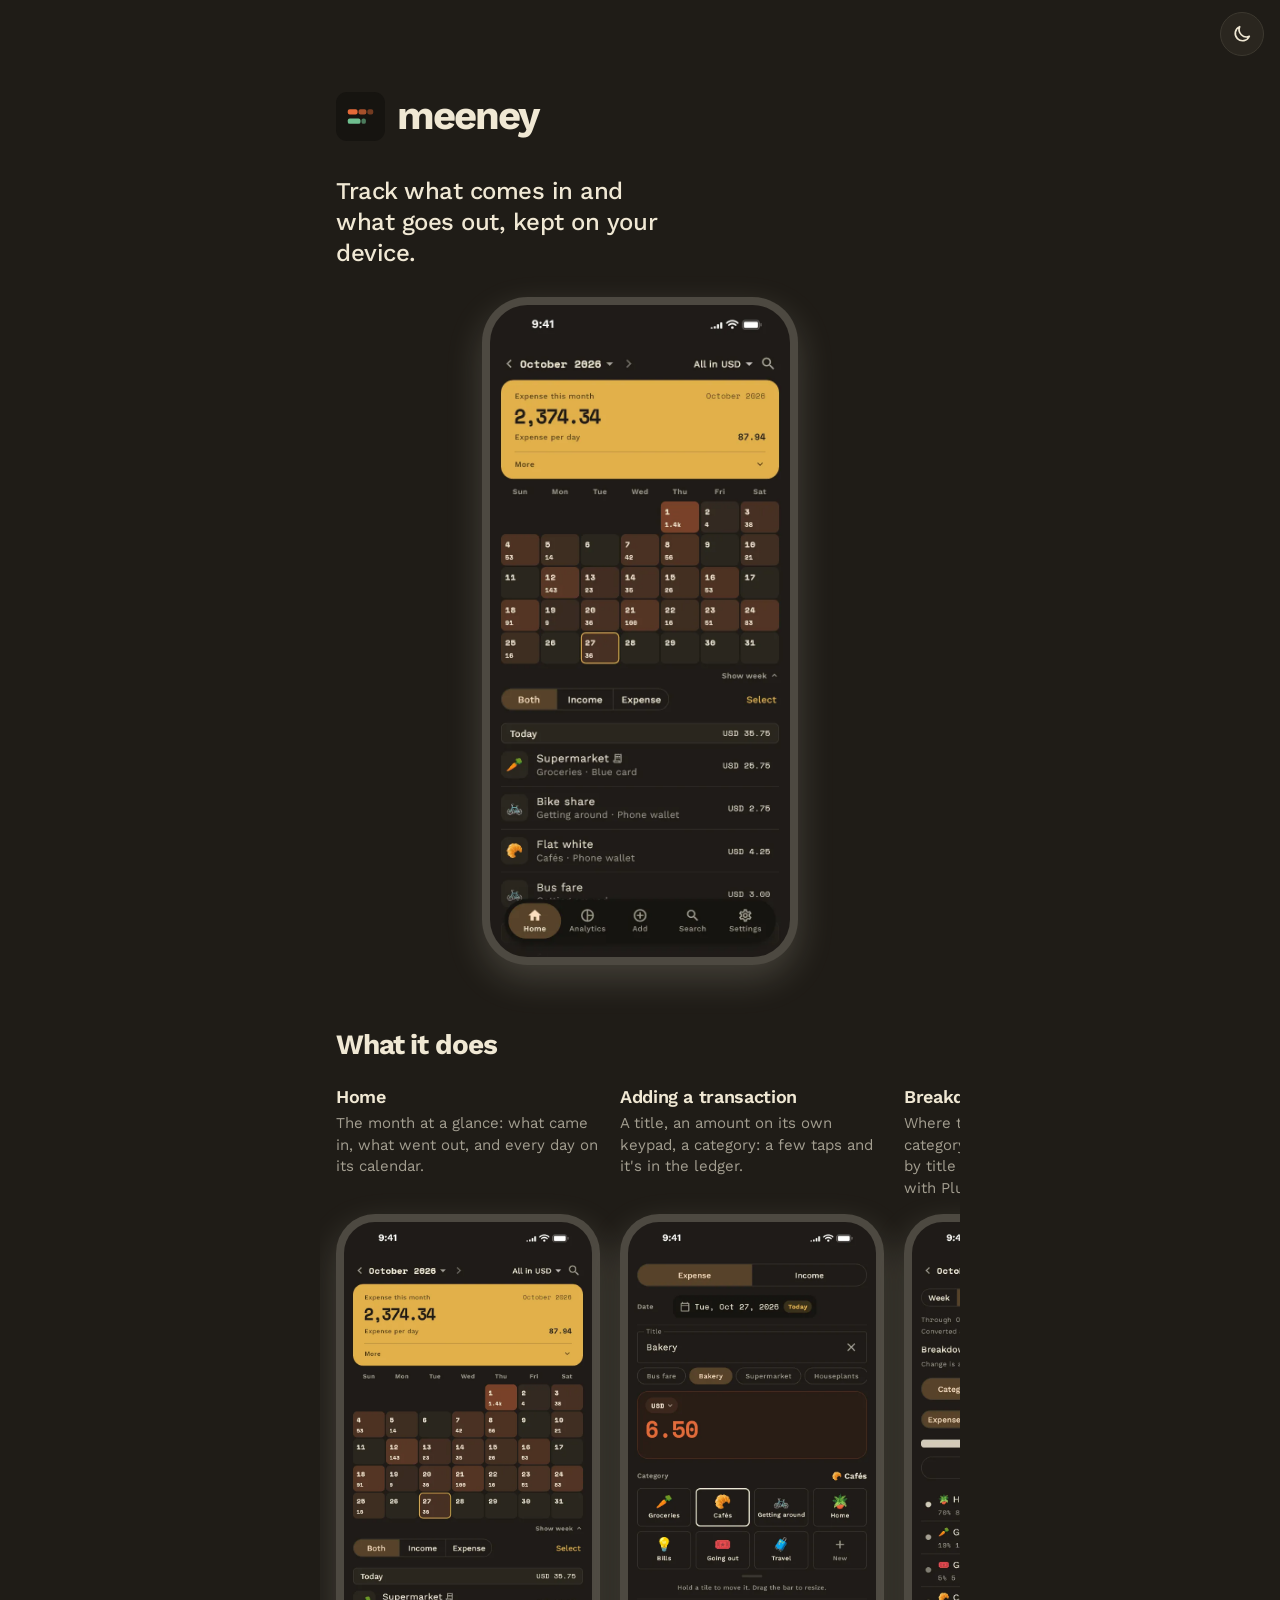
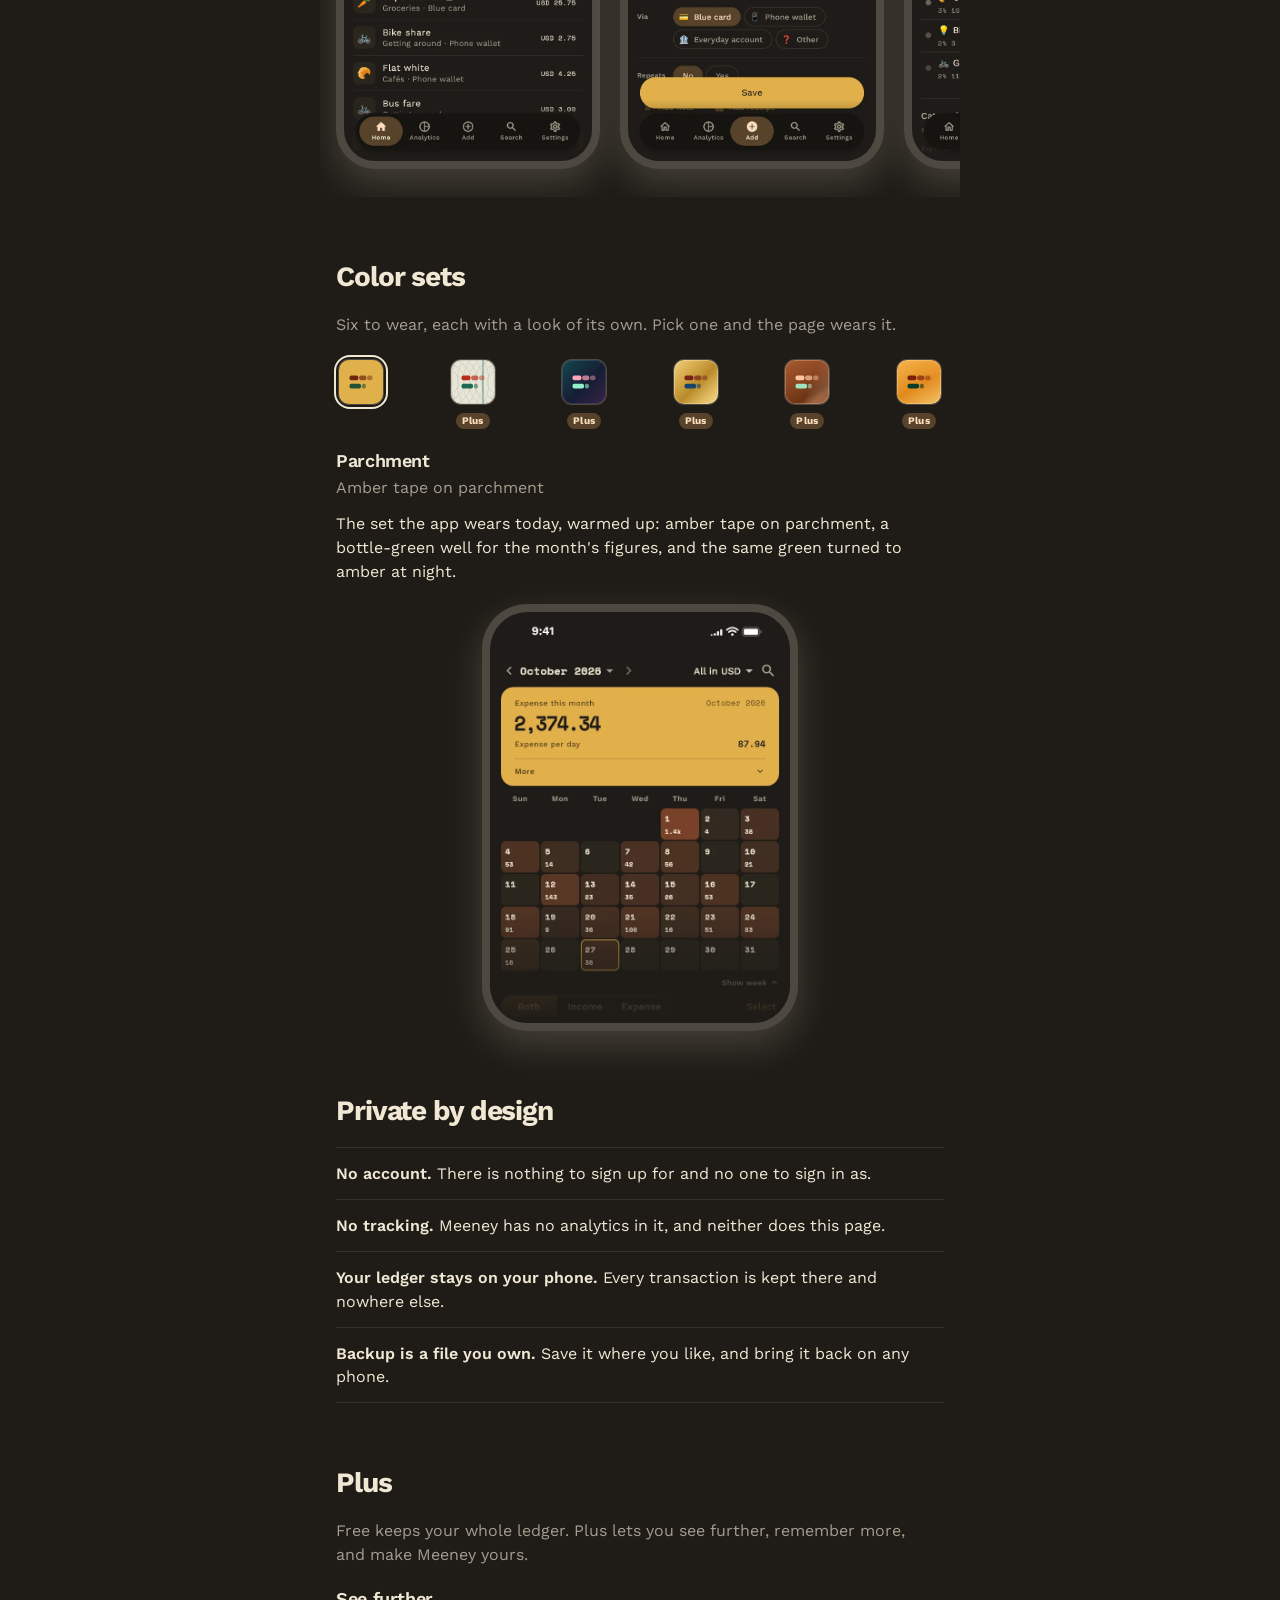
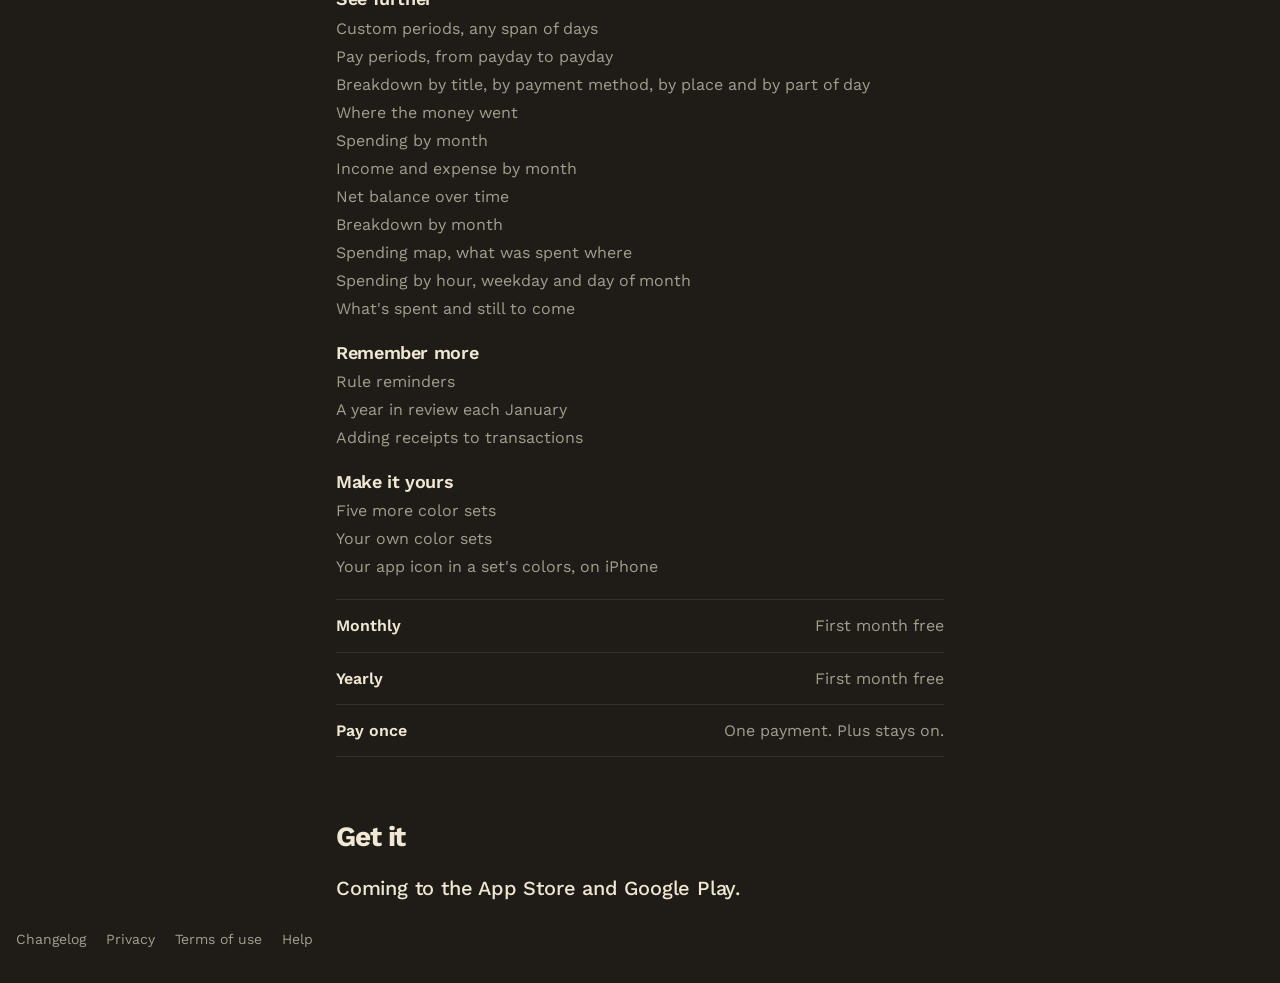
<file: meeney/index.html>
<!DOCTYPE html><html lang="en" data-scheme="parchment" data-theme="dark" data-astro-cid-ybatimd6><head><meta charset="utf-8"><meta name="viewport" content="width=device-width, initial-scale=1"><title>Meeney</title><meta name="description" content="Track what comes in and what goes out, kept on your device."><link rel="icon" href="data:image/svg+xml,%3c!--%20Generated%20by%20prototypes/scripts/app-icon.mjs%20from%20schemes.json%20(Parchment)%20and%20app-icon.json.%20Do%20not%20edit%20by%20hand.%20--%3e%3csvg%20xmlns='http://www.w3.org/2000/svg'%20viewBox='0%200%20100%20100'%3e%3crect%20width='100'%20height='100'%20rx='22.4'%20fill='%23243a2c'/%3e%3crect%20x='24'%20y='35'%20width='20'%20height='11'%20rx='4'%20fill='%23f6be72'/%3e%3crect%20x='46'%20y='35'%20width='16'%20height='11'%20rx='4'%20fill='%23f6be72'%20opacity='0.7'/%3e%3crect%20x='64'%20y='35'%20width='12'%20height='11'%20rx='4'%20fill='%23f6be72'%20opacity='0.45'/%3e%3crect%20x='24'%20y='54'%20width='26'%20height='11'%20rx='4'%20fill='%23cfe8bf'/%3e%3crect%20x='52'%20y='54'%20width='9'%20height='11'%20rx='4'%20fill='%23cfe8bf'%20opacity='0.6'/%3e%3c/svg%3e" type="image/svg+xml"><meta property="og:type" content="website"><meta property="og:site_name" content="Meeney"><meta property="og:title" content="Meeney"><meta property="og:description" content="Track what comes in and what goes out, kept on your device."><meta property="og:url" content="https://arskiir.github.io/meeney/"><meta property="og:image" content="https://arskiir.github.io/meeney/_astro/meeney-preview.LmObL3iy.png"><meta property="og:image:type" content="image/png"><meta property="og:image:width" content="1200"><meta property="og:image:height" content="630"><meta property="og:image:alt" content="The Meeney logo, and the line: Track what comes in and what goes out, kept on your device."><meta name="twitter:card" content="summary_large_image"><style>[data-scheme="parchment"] {
  --page-light: #f4f0e4;
  --page-dark: #1f1c17;
  --inset-light: #e4d9c1;
  --inset-dark: #161410;
  --card-light: #fdfbf6;
  --card-dark: #2a261f;
  --ink-light: #1f231c;
  --ink-dark: #f0e8d4;
  --ink-muted-light: #6f6656;
  --ink-muted-dark: #a39e90;
  --line-light: #dbd1ba;
  --line-dark: #3d3930;
  --primary-light: #c27a11;
  --primary-dark: #e0b04a;
  --primary-container-light: #ffd18a;
  --primary-container-dark: #57432b;
  --on-primary-container-light: #4a3100;
  --on-primary-container-dark: #fcddbd;
  --income-light: #2f7250;
  --income-dark: #6fbf8f;
  --expense-light: #c2420c;
  --expense-dark: #e56a38;
  --tile-light: #ece4d0;
  --tile-dark: #2a261f;
  --heat-light: #e2762c;
  --heat-dark: #784229;
  --balance-light: #243a2c;
  --balance-dark: #e0b04a;
  --on-balance-light: #fff8ec;
  --on-balance-dark: #1f1c17;
  --on-balance-muted-light: #c4d6bb;
  --on-balance-muted-dark: #4f3b18;
  --balance-income-light: #cfe8bf;
  --balance-income-dark: #225038;
  --balance-expense-light: #f6be72;
  --balance-expense-dark: #70260e;
}

[data-scheme="banknote"] {
  --page-light: #edeee4;
  --page-dark: #1a151d;
  --inset-light: #dde0d0;
  --inset-dark: #120e15;
  --card-light: #f7f8f1;
  --card-dark: #26202b;
  --ink-light: #35293b;
  --ink-dark: #ece5d9;
  --ink-muted-light: #6d6475;
  --ink-muted-dark: #9c93a2;
  --line-light: #d1d4c4;
  --line-dark: #3a3140;
  --primary-light: #23766f;
  --primary-dark: #63c7ba;
  --primary-container-light: #cfe5e0;
  --primary-container-dark: #27514c;
  --on-primary-container-light: #174a45;
  --on-primary-container-dark: #c6ede7;
  --income-light: #226b57;
  --income-dark: #7fd4ae;
  --expense-light: #c22f1c;
  --expense-dark: #ff7d5e;
  --tile-light: #e1e4d5;
  --tile-dark: #26202b;
  --heat-light: #cc7f90;
  --heat-dark: #7e3a49;
  --balance-light: #35293b;
  --balance-dark: #e7e5d6;
  --on-balance-light: #f2ecdf;
  --on-balance-dark: #35293b;
  --on-balance-muted-light: #b3a8ba;
  --on-balance-muted-dark: #6c6272;
  --balance-income-light: #9fdcc3;
  --balance-income-dark: #1c6a54;
  --balance-expense-light: #f6a68f;
  --balance-expense-dark: #b82c19;
}

[data-scheme="aurora"] {
  --page-light: #eef2fb;
  --page-dark: #0b1020;
  --inset-light: #dee5f4;
  --inset-dark: #070b17;
  --card-light: #ffffff;
  --card-dark: #161d35;
  --ink-light: #141a33;
  --ink-dark: #e7ecff;
  --ink-muted-light: #606985;
  --ink-muted-dark: #8d97ba;
  --line-light: #d1daee;
  --line-dark: #26304f;
  --primary-light: #167a68;
  --primary-dark: #7ef0c8;
  --primary-container-light: #cdeee5;
  --primary-container-dark: #1c4a46;
  --on-primary-container-light: #0b4a3f;
  --on-primary-container-dark: #a9ffe4;
  --income-light: #167552;
  --income-dark: #72e5b3;
  --expense-light: #bd3459;
  --expense-dark: #ff809b;
  --tile-light: #e3e9f6;
  --tile-dark: #161d35;
  --heat-light: #9580f0;
  --heat-dark: #6a4fd6;
  --balance-light: #1a2140;
  --balance-dark: #161d35;
  --on-balance-light: #eef2ff;
  --on-balance-dark: #eef2ff;
  --on-balance-muted-light: #9ba7cf;
  --on-balance-muted-dark: #9ba7cf;
  --balance-income-light: #92f1c8;
  --balance-income-dark: #92f1c8;
  --balance-expense-light: #ffa3b7;
  --balance-expense-dark: #ffa3b7;
}

[data-scheme="ledger"] {
  --page-light: #e9eee2;
  --page-dark: #11201a;
  --inset-light: #d8dfcd;
  --inset-dark: #0b1610;
  --card-light: #f5f8ef;
  --card-dark: #1b2c25;
  --ink-light: #1e2924;
  --ink-dark: #ebe8d6;
  --ink-muted-light: #5c6a61;
  --ink-muted-dark: #90a094;
  --line-light: #c8d2be;
  --line-dark: #2a3c33;
  --primary-light: #7f6118;
  --primary-dark: #dcb45c;
  --primary-container-light: #efe1b3;
  --primary-container-dark: #4d3d12;
  --on-primary-container-light: #574310;
  --on-primary-container-dark: #f6e2ad;
  --income-light: #1f5f96;
  --income-dark: #7fb9ee;
  --expense-light: #b5312a;
  --expense-dark: #f27b64;
  --tile-light: #dce4d1;
  --tile-dark: #1b2c25;
  --heat-light: #e0715a;
  --heat-dark: #7c3a2e;
  --balance-light: #1f3d31;
  --balance-dark: #dcb45c;
  --on-balance-light: #f1eddc;
  --on-balance-dark: #1c2a22;
  --on-balance-muted-light: #a6bdae;
  --on-balance-muted-dark: #5d4a18;
  --balance-income-light: #a8d4f5;
  --balance-income-dark: #17436b;
  --balance-expense-light: #f2a48a;
  --balance-expense-dark: #7a2118;
}

[data-scheme="coin"] {
  --page-light: #f0eeeb;
  --page-dark: #16171a;
  --inset-light: #e1ded9;
  --inset-dark: #0f1012;
  --card-light: #fbfaf8;
  --card-dark: #212329;
  --ink-light: #25221f;
  --ink-dark: #ebe8e2;
  --ink-muted-light: #6a645d;
  --ink-muted-dark: #99968f;
  --line-light: #d7d2cb;
  --line-dark: #33353b;
  --primary-light: #3d6b93;
  --primary-dark: #84b4dc;
  --primary-container-light: #d3e2ee;
  --primary-container-dark: #29435a;
  --on-primary-container-light: #1c3b55;
  --on-primary-container-dark: #cfe4f6;
  --income-light: #24735a;
  --income-dark: #72cfa9;
  --expense-light: #b04f22;
  --expense-dark: #ea8a5d;
  --tile-light: #e5e0d9;
  --tile-dark: #212329;
  --heat-light: #cf7748;
  --heat-dark: #9a4b26;
  --balance-light: #2c2e33;
  --balance-dark: #8a4520;
  --on-balance-light: #f3f1ed;
  --on-balance-dark: #fff6ee;
  --on-balance-muted-light: #a6a8ad;
  --on-balance-muted-dark: #e0b294;
  --balance-income-light: #8fdcbe;
  --balance-income-dark: #9fe3bf;
  --balance-expense-light: #f3a978;
  --balance-expense-dark: #ffc4a0;
}

[data-scheme="dusk"] {
  --page-light: #f3f0f7;
  --page-dark: #14132a;
  --inset-light: #e4dfec;
  --inset-dark: #0d0c1d;
  --card-light: #fcfaff;
  --card-dark: #1f1d3a;
  --ink-light: #1f1b30;
  --ink-dark: #f3ebda;
  --ink-muted-light: #6f6a86;
  --ink-muted-dark: #9b94b8;
  --line-light: #d8d2e3;
  --line-dark: #2f2c4e;
  --primary-light: #a45c0a;
  --primary-dark: #f3a942;
  --primary-container-light: #ffe2b6;
  --primary-container-dark: #5b3b0e;
  --on-primary-container-light: #5a3a04;
  --on-primary-container-dark: #ffe0a6;
  --income-light: #257559;
  --income-dark: #71d3aa;
  --expense-light: #bf3a28;
  --expense-dark: #ff8c6b;
  --tile-light: #e8e3f0;
  --tile-dark: #1f1d3a;
  --heat-light: #d9662e;
  --heat-dark: #a4521e;
  --balance-light: #221d45;
  --balance-dark: #e9a03a;
  --on-balance-light: #fff3e3;
  --on-balance-dark: #2b1a05;
  --on-balance-muted-light: #b6add0;
  --on-balance-muted-dark: #6b4711;
  --balance-income-light: #9fe6c7;
  --balance-income-dark: #093a2a;
  --balance-expense-light: #ffb38b;
  --balance-expense-dark: #7b1f10;
}

[data-theme="light"] {
  color-scheme: light;
  --page: var(--page-light);
  --inset: var(--inset-light);
  --card: var(--card-light);
  --ink: var(--ink-light);
  --ink-muted: var(--ink-muted-light);
  --line: var(--line-light);
  --primary: var(--primary-light);
  --primary-container: var(--primary-container-light);
  --on-primary-container: var(--on-primary-container-light);
  --income: var(--income-light);
  --expense: var(--expense-light);
  --tile: var(--tile-light);
  --heat: var(--heat-light);
  --balance: var(--balance-light);
  --on-balance: var(--on-balance-light);
  --on-balance-muted: var(--on-balance-muted-light);
  --balance-income: var(--balance-income-light);
  --balance-expense: var(--balance-expense-light);
}

[data-theme="dark"] {
  color-scheme: dark;
  --page: var(--page-dark);
  --inset: var(--inset-dark);
  --card: var(--card-dark);
  --ink: var(--ink-dark);
  --ink-muted: var(--ink-muted-dark);
  --line: var(--line-dark);
  --primary: var(--primary-dark);
  --primary-container: var(--primary-container-dark);
  --on-primary-container: var(--on-primary-container-dark);
  --income: var(--income-dark);
  --expense: var(--expense-dark);
  --tile: var(--tile-dark);
  --heat: var(--heat-dark);
  --balance: var(--balance-dark);
  --on-balance: var(--on-balance-dark);
  --on-balance-muted: var(--on-balance-muted-dark);
  --balance-income: var(--balance-income-dark);
  --balance-expense: var(--balance-expense-dark);
}

[data-scheme="parchment"][data-theme="light"] [data-screenshot]:not([data-set="parchment"][data-look="light"]) { display: none; }

[data-scheme="parchment"][data-theme="dark"] [data-screenshot]:not([data-set="parchment"][data-look="dark"]) { display: none; }

[data-scheme="banknote"][data-theme="light"] [data-screenshot]:not([data-set="banknote"][data-look="light"]) { display: none; }

[data-scheme="banknote"][data-theme="dark"] [data-screenshot]:not([data-set="banknote"][data-look="dark"]) { display: none; }

[data-scheme="aurora"][data-theme="light"] [data-screenshot]:not([data-set="aurora"][data-look="light"]) { display: none; }

[data-scheme="aurora"][data-theme="dark"] [data-screenshot]:not([data-set="aurora"][data-look="dark"]) { display: none; }

[data-scheme="ledger"][data-theme="light"] [data-screenshot]:not([data-set="ledger"][data-look="light"]) { display: none; }

[data-scheme="ledger"][data-theme="dark"] [data-screenshot]:not([data-set="ledger"][data-look="dark"]) { display: none; }

[data-scheme="coin"][data-theme="light"] [data-screenshot]:not([data-set="coin"][data-look="light"]) { display: none; }

[data-scheme="coin"][data-theme="dark"] [data-screenshot]:not([data-set="coin"][data-look="dark"]) { display: none; }

[data-scheme="dusk"][data-theme="light"] [data-screenshot]:not([data-set="dusk"][data-look="light"]) { display: none; }

[data-scheme="dusk"][data-theme="dark"] [data-screenshot]:not([data-set="dusk"][data-look="dark"]) { display: none; }</style><style>/* ─── What each colour set adds beyond its colours ───────────────────────────────────────────────
   Presentation, not colour data: the Flutter app draws its own. A set with a gradient page keeps the
   page flat where the Islands sit, so the Island fade lands on the same colour. Animated colours
   are registered properties animated on the root, so every surface reading them stays in step. */

/* Parchment: the shell nav's Island takes a hairline of ink by day, so the tan band has an edge on the page. */
[data-scheme="parchment"]:not([data-theme="dark"]) {
  --island-ring: color-mix(in srgb, var(--ink) 9%, transparent);
}

/* Banknote: guilloché on the balance card, two ring systems from either end making a moiré. */
[data-scheme="banknote"] {
  --balance-image:
    repeating-radial-gradient(
      circle at 108% 50%,
      transparent 0 5px,
      rgba(255, 255, 255, 0.055) 5px 6px
    ),
    repeating-radial-gradient(
      circle at -8% 50%,
      transparent 0 5px,
      rgba(255, 255, 255, 0.055) 5px 6px
    );
  --balance-ring: rgba(255, 255, 255, 0.08);
}
[data-scheme="banknote"][data-theme="dark"] {
  /* The note itself: dark rings on cotton, and a fine security thread of teal. */
  --balance-image:
    linear-gradient(
      to right,
      transparent calc(72% - 1px),
      rgba(35, 118, 111, 0.35) calc(72% - 1px),
      rgba(35, 118, 111, 0.35) calc(72% + 1px),
      transparent calc(72% + 1px)
    ),
    repeating-radial-gradient(
      circle at 108% 50%,
      transparent 0 5px,
      rgba(53, 41, 59, 0.07) 5px 6px
    ),
    repeating-radial-gradient(circle at -8% 50%, transparent 0 5px, rgba(53, 41, 59, 0.07) 5px 6px);
  --balance-ring: rgba(53, 41, 59, 0.12);
}

/* Aurora: three sky colours drift; the page reads them at the top and is flat paper below. */
@property --sky-a {
  syntax: "<color>";
  inherits: true;
  initial-value: transparent;
}
@property --sky-b {
  syntax: "<color>";
  inherits: true;
  initial-value: transparent;
}
@property --sky-c {
  syntax: "<color>";
  inherits: true;
  initial-value: transparent;
}
@keyframes aurora-day {
  0% {
    --sky-a: #ffd6c4;
    --sky-b: #cfe0ff;
    --sky-c: #f3d2ea;
  }
  50% {
    --sky-a: #ffe1c0;
    --sky-b: #d8d2ff;
    --sky-c: #ffd4dc;
  }
  100% {
    --sky-a: #fbd0d0;
    --sky-b: #c8e6ff;
    --sky-c: #ead4f5;
  }
}
@keyframes aurora-night {
  0% {
    --sky-a: #157a6e;
    --sky-b: #3a2d8c;
    --sky-c: #6a2a5e;
  }
  50% {
    --sky-a: #1f9a78;
    --sky-b: #2a4aa6;
    --sky-c: #7b2f6e;
  }
  100% {
    --sky-a: #17607f;
    --sky-b: #4b2a8a;
    --sky-c: #5b2f78;
  }
}
[data-scheme="aurora"] {
  --sky-a: #ffd6c4;
  --sky-b: #cfe0ff;
  --sky-c: #f3d2ea;
  animation: aurora-day 26s ease-in-out infinite alternate;
  --page-image:
    radial-gradient(90% 46% at 12% -6%, var(--sky-a), transparent 72%),
    radial-gradient(75% 40% at 88% 2%, var(--sky-b), transparent 72%),
    radial-gradient(60% 34% at 55% 22%, var(--sky-c), transparent 72%);
  --island-ring: color-mix(in srgb, var(--ink) 10%, transparent);
  --balance-image: linear-gradient(
    135deg,
    color-mix(in srgb, var(--sky-b) 34%, transparent),
    transparent 55%,
    color-mix(in srgb, var(--sky-a) 22%, transparent)
  );
  --balance-ring: rgba(255, 255, 255, 0.12);
}
[data-scheme="aurora"][data-theme="dark"] {
  --sky-a: #157a6e;
  --sky-b: #3a2d8c;
  --sky-c: #6a2a5e;
  animation-name: aurora-night;
  --page-image:
    radial-gradient(90% 48% at 12% -8%, var(--sky-a), transparent 72%),
    radial-gradient(78% 42% at 90% 0%, var(--sky-b), transparent 72%),
    radial-gradient(62% 34% at 55% 24%, var(--sky-c), transparent 72%);
  --island-ring: rgba(255, 255, 255, 0.09);
  --balance-image: linear-gradient(
    135deg,
    color-mix(in srgb, var(--sky-a) 45%, transparent),
    transparent 55%,
    color-mix(in srgb, var(--sky-c) 40%, transparent)
  );
  --balance-ring: rgba(255, 255, 255, 0.1);
}

/* Ledger: by day, plain green paper with the month's figures on bottle-green cloth; by night the book
   is closed, so the page is the cloth cover itself, a faint weave, and the figures are gold foil. */
[data-scheme="ledger"] {
  --balance-image:
    repeating-linear-gradient(45deg, rgba(255, 255, 255, 0.03) 0 2px, transparent 2px 6px),
    repeating-linear-gradient(-45deg, rgba(255, 255, 255, 0.03) 0 2px, transparent 2px 6px);
}
[data-scheme="ledger"][data-theme="dark"] {
  --page-image:
    repeating-linear-gradient(45deg, rgba(235, 232, 214, 0.028) 0 1px, transparent 1px 5px),
    repeating-linear-gradient(-45deg, rgba(235, 232, 214, 0.028) 0 1px, transparent 1px 5px);
  --balance-image: linear-gradient(
    135deg,
    #efcf82 0%,
    #d8ad4e 28%,
    #b98a2b 54%,
    #e2bc63 80%,
    #f3d892 100%
  );
  --balance-ring: rgba(255, 240, 200, 0.35);
}

/* Coin: a sheen turns across the balance card, pewter by day and copper by night. */
@property --sheen {
  syntax: "<angle>";
  inherits: true;
  initial-value: 0deg;
}
@keyframes sheen-turn {
  to {
    --sheen: 360deg;
  }
}
[data-scheme="coin"] {
  --sheen: 20deg;
  animation: sheen-turn 16s linear infinite;
  --balance-image:
    conic-gradient(
      from var(--sheen) at 28% 130%,
      transparent 0deg,
      rgba(255, 255, 255, 0.11) 28deg,
      transparent 56deg,
      transparent 200deg,
      rgba(255, 255, 255, 0.06) 226deg,
      transparent 252deg
    ),
    linear-gradient(160deg, #3b3e45 0%, #24262b 45%, #33363d 100%);
  --balance-ring: rgba(255, 255, 255, 0.1);
}
[data-scheme="coin"][data-theme="dark"] {
  --balance-image:
    conic-gradient(
      from var(--sheen) at 28% 130%,
      transparent 0deg,
      rgba(255, 240, 220, 0.2) 28deg,
      transparent 56deg,
      transparent 200deg,
      rgba(255, 240, 220, 0.1) 226deg,
      transparent 252deg
    ),
    linear-gradient(150deg, #a85a2e 0%, #8a4520 42%, #6b3314 72%, #a25a2c 100%);
  --balance-ring: rgba(255, 220, 190, 0.28);
}

/* Dusk: a glow at the top of the page breathes between saffron and rose; the balance card is the sky it sits in. */
@property --glow {
  syntax: "<color>";
  inherits: true;
  initial-value: transparent;
}
@keyframes dusk-day {
  0%,
  100% {
    --glow: #f7c98a;
  }
  50% {
    --glow: #f0a9b8;
  }
}
@keyframes dusk-night {
  0%,
  100% {
    --glow: #f2a740;
  }
  50% {
    --glow: #e5667a;
  }
}
[data-scheme="dusk"] {
  --glow: #f7c98a;
  animation: dusk-day 18s ease-in-out infinite;
  --page-image:
    radial-gradient(
      80% 42% at 18% -8%,
      color-mix(in srgb, var(--glow) 60%, transparent),
      transparent 70%
    ),
    radial-gradient(60% 34% at 92% -2%, rgba(203, 190, 240, 0.7), transparent 70%);
  --balance-image:
    radial-gradient(
      70% 90% at 100% 0%,
      color-mix(in srgb, var(--glow) 42%, transparent),
      transparent 70%
    ),
    linear-gradient(150deg, #221d45 0%, #2b2058 55%, #3c2354 100%);
  --balance-ring: rgba(255, 243, 227, 0.1);
}
[data-scheme="dusk"][data-theme="dark"] {
  --glow: #f2a740;
  animation-name: dusk-night;
  --page-image:
    radial-gradient(
      85% 42% at 14% -10%,
      color-mix(in srgb, var(--glow) 30%, transparent),
      transparent 70%
    ),
    radial-gradient(60% 32% at 92% -4%, rgba(90, 60, 140, 0.5), transparent 70%);
  --balance-image:
    radial-gradient(
      70% 90% at 100% 0%,
      color-mix(in srgb, var(--glow) 55%, transparent),
      transparent 70%
    ),
    linear-gradient(150deg, #f6b64e 0%, #e28a1c 55%, #f4c469 100%);
  --balance-ring: rgba(255, 235, 200, 0.3);
}

@media (prefers-reduced-motion: reduce) {
  [data-scheme] {
    animation: none;
  }
}
</style><script>(function(){const lookStorageKey = "meeney.site.look";
const looks = ["light","dark"];

          const root = document.documentElement;
          root.dataset.js = "";
          try {
            const look = localStorage.getItem(lookStorageKey);
            if (looks.includes(look)) root.dataset.theme = look;
          } catch {
            // Storage may be unavailable; the served look stands.
          }
        })();</script><link rel="stylesheet" href="/meeney/_astro/Page.DPkakDM6.css"><link rel="stylesheet" href="/meeney/_astro/index.BotTQCH4.css"></head><body data-astro-cid-ybatimd6><div class="sky" aria-hidden="true" data-astro-cid-ybatimd6></div><header class="bar" data-astro-cid-ybatimd6><style>astro-island,astro-slot,astro-static-slot{display:contents}</style><script>(function(){let e=async e=>{await(await e())()};(self.Astro||(self.Astro={})).load=e,window.dispatchEvent(new Event(`astro:load`))})();</script><script>(function(){function e(t){"@babel/helpers - typeof";return e=typeof Symbol==`function`&&typeof Symbol.iterator==`symbol`?function(e){return typeof e}:function(e){return e&&typeof Symbol==`function`&&e.constructor===Symbol&&e!==Symbol.prototype?`symbol`:typeof e},e(t)}function t(t,n){if(e(t)!=`object`||!t)return t;var r=t[Symbol.toPrimitive];if(r!==void 0){var i=r.call(t,n||`default`);if(e(i)!=`object`)return i;throw TypeError(`@@toPrimitive must return a primitive value.`)}return(n===`string`?String:Number)(t)}function n(n){var r=t(n,`string`);return e(r)==`symbol`?r:r+``}function r(e,t,r){return(t=n(t))in e?Object.defineProperty(e,t,{value:r,enumerable:!0,configurable:!0,writable:!0}):e[t]=r,e}let i=/* @__PURE__ */ new Set([`__proto__`,`constructor`,`prototype`]);{let e={0:e=>a(e),1:e=>n(e),2:e=>new RegExp(e),3:e=>new Date(e),4:e=>new Map(n(e)),5:e=>new Set(n(e)),6:e=>BigInt(e),7:e=>new URL(e),8:e=>new Uint8Array(e),9:e=>new Uint16Array(e),10:e=>new Uint32Array(e),11:e=>1/0*e},t=t=>{let[n,r]=t;return n in e?e[n](r):void 0},n=e=>e.map(t),a=e=>typeof e!=`object`||!e?e:Object.fromEntries(Object.entries(e).map(([e,n])=>[e,t(n)]));class o extends HTMLElement{constructor(...e){super(...e),r(this,`Component`,void 0),r(this,`hydrator`,void 0),r(this,`hydrate`,async()=>{var e;if(!this.hydrator||!this.isConnected)return;let t=(e=this.parentElement)==null?void 0:e.closest(`astro-island[ssr]`);if(t){t.addEventListener(`astro:hydrate`,this.hydrate,{once:!0});return}let n=this.querySelectorAll(`astro-slot`),r={},i=this.querySelectorAll(`template[data-astro-template]`);for(let e of i){let t=e.closest(this.tagName);t!=null&&t.isSameNode(this)&&(r[e.getAttribute(`data-astro-template`)||`default`]=e.innerHTML,e.remove())}for(let e of n){let t=e.closest(this.tagName);t!=null&&t.isSameNode(this)&&(r[e.getAttribute(`name`)||`default`]=e.innerHTML)}let o;try{o=this.hasAttribute(`props`)?a(JSON.parse(this.getAttribute(`props`))):{}}catch(e){let t=this.getAttribute(`component-url`)||`<unknown>`,n=this.getAttribute(`component-export`);throw n&&(t+=` (export ${n})`),console.error(`[hydrate] Error parsing props for component ${t}`,this.getAttribute(`props`),e),e}await this.hydrator(this)(this.Component,o,r,{client:this.getAttribute(`client`)}),this.removeAttribute(`ssr`),this.dispatchEvent(new CustomEvent(`astro:hydrate`))}),r(this,`unmount`,()=>{this.isConnected||this.dispatchEvent(new CustomEvent(`astro:unmount`))})}disconnectedCallback(){document.removeEventListener(`astro:after-swap`,this.unmount),document.addEventListener(`astro:after-swap`,this.unmount,{once:!0})}connectedCallback(){if(!this.hasAttribute(`await-children`)||document.readyState===`interactive`||document.readyState===`complete`)this.childrenConnectedCallback();else{let e=()=>{document.removeEventListener(`DOMContentLoaded`,e),t.disconnect(),this.childrenConnectedCallback()},t=new MutationObserver(()=>{var t;((t=this.lastChild)==null?void 0:t.nodeType)===Node.COMMENT_NODE&&this.lastChild.nodeValue===`astro:end`&&(this.lastChild.remove(),e())});t.observe(this,{childList:!0}),document.addEventListener(`DOMContentLoaded`,e)}}async childrenConnectedCallback(){let e=this.getAttribute(`before-hydration-url`);e&&await import(e),this.start()}getRetryImportUrl(e){let t=new URL(e,document.baseURI);return t.searchParams.set(`astro-retry`,Date.now().toString()),t.toString()}async importWithRetry(e){try{return await import(e)}catch(t){return await new Promise(e=>setTimeout(e,1e3)),import(this.getRetryImportUrl(e))}}handleHydrationError(e){let t=this.getAttribute(`component-url`),n=new CustomEvent(`astro:hydration-error`,{cancelable:!0,bubbles:!0,composed:!0,detail:{error:e,componentUrl:t}});this.dispatchEvent(n)&&console.error(`[astro-island] Error hydrating ${t}`,e)}async start(){let e=JSON.parse(this.getAttribute(`opts`)),t=this.getAttribute(`client`);if(Astro[t]===void 0){window.addEventListener(`astro:${t}`,()=>this.start(),{once:!0});return}try{await Astro[t](async()=>{let e=this.getAttribute(`renderer-url`);try{let[t,{default:n}]=await Promise.all([this.importWithRetry(this.getAttribute(`component-url`)),e?this.importWithRetry(e):Promise.resolve({default:()=>()=>{}})]),r=this.getAttribute(`component-export`)||`default`;if(r.includes(`.`)){this.Component=t;for(let e of r.split(`.`)){if(i.has(e)||!this.Component||typeof this.Component!=`object`&&typeof this.Component!=`function`||!Object.hasOwn(this.Component,e))throw Error(`Invalid component export path: ${r}`);this.Component=this.Component[e]}}else{if(i.has(r))throw Error(`Invalid component export path: ${r}`);this.Component=t[r]}return this.hydrator=n,this.hydrate}catch(e){return this.handleHydrationError(e),()=>{}}},e,this)}catch(e){this.handleHydrationError(e)}}attributeChangedCallback(){this.hydrate()}}r(o,`observedAttributes`,[`props`]),customElements.get(`astro-island`)||customElements.define(`astro-island`,o)}})();</script><astro-island uid="Z2sXfkb" prefix="r3" component-url="/meeney/_astro/LookToggle.B2UEqiPD.js" component-export="LookToggle" renderer-url="/meeney/_astro/client.CAPbpuJJ.js" props="{&quot;data-astro-cid-ybatimd6&quot;:[0,true]}" ssr client="load" opts="{&quot;name&quot;:&quot;LookToggle&quot;,&quot;value&quot;:true}" await-children><button type="button" role="switch" aria-checked="true" aria-label="Dark mode" class="look-toggle"><svg viewBox="0 0 24 24" aria-hidden="true" class="look-toggle-icon look-toggle-moon"><path d="M20 14.5A8 8 0 0 1 9.5 4a8 8 0 1 0 10.5 10.5Z"></path></svg><svg viewBox="0 0 24 24" aria-hidden="true" class="look-toggle-icon look-toggle-sun"><circle cx="12" cy="12" r="4"></circle><path d="M12 2.5v2M12 19.5v2M2.5 12h2M19.5 12h2M5.3 5.3l1.4 1.4M17.3 17.3l1.4 1.4M5.3 18.7l1.4-1.4M17.3 6.7l1.4-1.4"></path></svg></button><!--astro:end--></astro-island></header><main data-astro-cid-ybatimd6><div class="landing" data-astro-cid-w6ie7loq><section class="hero" aria-label="Meeney" data-astro-cid-w6ie7loq><h1 data-astro-cid-w6ie7loq><span class="logo" style="--name-size: 40px" data-astro-cid-f7espo7c><span class="mark" aria-hidden="true" data-astro-cid-f7espo7c><img class="mark-light" src="data:image/svg+xml,%3c!--%20Generated%20by%20prototypes/scripts/app-icon.mjs%20from%20schemes.json%20(Parchment)%20and%20app-icon.json.%20Do%20not%20edit%20by%20hand.%20--%3e%3csvg%20xmlns='http://www.w3.org/2000/svg'%20viewBox='0%200%20100%20100'%3e%3crect%20width='100'%20height='100'%20rx='22.4'%20fill='%23243a2c'/%3e%3crect%20x='24'%20y='35'%20width='20'%20height='11'%20rx='4'%20fill='%23f6be72'/%3e%3crect%20x='46'%20y='35'%20width='16'%20height='11'%20rx='4'%20fill='%23f6be72'%20opacity='0.7'/%3e%3crect%20x='64'%20y='35'%20width='12'%20height='11'%20rx='4'%20fill='%23f6be72'%20opacity='0.45'/%3e%3crect%20x='24'%20y='54'%20width='26'%20height='11'%20rx='4'%20fill='%23cfe8bf'/%3e%3crect%20x='52'%20y='54'%20width='9'%20height='11'%20rx='4'%20fill='%23cfe8bf'%20opacity='0.6'/%3e%3c/svg%3e" alt="" data-astro-cid-f7espo7c><img class="mark-dark" src="data:image/svg+xml,%3c!--%20Generated%20by%20prototypes/scripts/app-icon.mjs%20from%20schemes.json%20(Parchment)%20and%20app-icon.json.%20Do%20not%20edit%20by%20hand.%20--%3e%3csvg%20xmlns='http://www.w3.org/2000/svg'%20viewBox='0%200%20100%20100'%3e%3crect%20width='100'%20height='100'%20rx='22.4'%20fill='%23161410'/%3e%3crect%20x='24'%20y='35'%20width='20'%20height='11'%20rx='4'%20fill='%23e56a38'/%3e%3crect%20x='46'%20y='35'%20width='16'%20height='11'%20rx='4'%20fill='%23e56a38'%20opacity='0.7'/%3e%3crect%20x='64'%20y='35'%20width='12'%20height='11'%20rx='4'%20fill='%23e56a38'%20opacity='0.45'/%3e%3crect%20x='24'%20y='54'%20width='26'%20height='11'%20rx='4'%20fill='%236fbf8f'/%3e%3crect%20x='52'%20y='54'%20width='9'%20height='11'%20rx='4'%20fill='%236fbf8f'%20opacity='0.6'/%3e%3c/svg%3e" alt="" data-astro-cid-f7espo7c></span><span class="name" data-astro-cid-f7espo7c>meeney</span></span></h1><p class="line" data-astro-cid-w6ie7loq>Track what comes in and what goes out, kept on your device.</p><div class="stage" data-astro-cid-w6ie7loq><div class="phone" data-screen="home" style="--screen-width: 440; --screen-height: 956" data-astro-cid-ykln7coe><div class="screen" data-astro-cid-ykln7coe><img data-screenshot data-set="parchment" data-look="light" src="/meeney/_astro/home-parchment-light.DB_J1m3w.webp" alt="Home in Parchment, light" width="440" height="956" loading="eager" decoding="async" data-astro-cid-ykln7coe><img data-screenshot data-set="parchment" data-look="dark" src="/meeney/_astro/home-parchment-dark.BN5-vZQi.webp" alt="Home in Parchment, dark" width="440" height="956" loading="eager" decoding="async" data-astro-cid-ykln7coe><img data-screenshot data-set="banknote" data-look="light" src="/meeney/_astro/home-banknote-light.C-zZUqQZ.webp" alt="Home in Banknote, light" width="440" height="956" loading="eager" decoding="async" data-astro-cid-ykln7coe><img data-screenshot data-set="banknote" data-look="dark" src="/meeney/_astro/home-banknote-dark.BWKdnOkk.webp" alt="Home in Banknote, dark" width="440" height="956" loading="eager" decoding="async" data-astro-cid-ykln7coe><img data-screenshot data-set="aurora" data-look="light" src="/meeney/_astro/home-aurora-light.D5pZpWDQ.webp" alt="Home in Aurora, light" width="440" height="956" loading="eager" decoding="async" data-astro-cid-ykln7coe><img data-screenshot data-set="aurora" data-look="dark" src="/meeney/_astro/home-aurora-dark.DVTAuVF_.webp" alt="Home in Aurora, dark" width="440" height="956" loading="eager" decoding="async" data-astro-cid-ykln7coe><img data-screenshot data-set="ledger" data-look="light" src="/meeney/_astro/home-ledger-light.Bny8YE10.webp" alt="Home in Ledger, light" width="440" height="956" loading="eager" decoding="async" data-astro-cid-ykln7coe><img data-screenshot data-set="ledger" data-look="dark" src="/meeney/_astro/home-ledger-dark.TyRt8Uv2.webp" alt="Home in Ledger, dark" width="440" height="956" loading="eager" decoding="async" data-astro-cid-ykln7coe><img data-screenshot data-set="coin" data-look="light" src="/meeney/_astro/home-coin-light.B4HenHJM.webp" alt="Home in Coin, light" width="440" height="956" loading="eager" decoding="async" data-astro-cid-ykln7coe><img data-screenshot data-set="coin" data-look="dark" src="/meeney/_astro/home-coin-dark.dxUXc_qq.webp" alt="Home in Coin, dark" width="440" height="956" loading="eager" decoding="async" data-astro-cid-ykln7coe><img data-screenshot data-set="dusk" data-look="light" src="/meeney/_astro/home-dusk-light.BZo8h4vj.webp" alt="Home in Dusk, light" width="440" height="956" loading="eager" decoding="async" data-astro-cid-ykln7coe><img data-screenshot data-set="dusk" data-look="dark" src="/meeney/_astro/home-dusk-dark.CmlMRjXJ.webp" alt="Home in Dusk, dark" width="440" height="956" loading="eager" decoding="async" data-astro-cid-ykln7coe></div></div></div></section><section id="does" class="section" data-enter aria-labelledby="does-title" data-astro-cid-w6ymvdtg><h2 id="does-title" data-astro-cid-w6ymvdtg>What it does</h2><ul class="strip" data-astro-cid-w6ie7loq><li data-astro-cid-w6ie7loq><figure data-astro-cid-w6ie7loq><figcaption data-astro-cid-w6ie7loq><h3 data-astro-cid-w6ie7loq>Home</h3><p data-astro-cid-w6ie7loq>The month at a glance: what came in, what went out, and every day on its calendar.</p></figcaption><div class="phone" data-screen="home" style="--screen-width: 440; --screen-height: 956" data-astro-cid-ykln7coe><div class="screen" data-astro-cid-ykln7coe><img data-screenshot data-set="parchment" data-look="light" src="/meeney/_astro/home-parchment-light.DB_J1m3w.webp" alt="Home in Parchment, light" width="440" height="956" loading="lazy" decoding="async" data-astro-cid-ykln7coe><img data-screenshot data-set="parchment" data-look="dark" src="/meeney/_astro/home-parchment-dark.BN5-vZQi.webp" alt="Home in Parchment, dark" width="440" height="956" loading="lazy" decoding="async" data-astro-cid-ykln7coe><img data-screenshot data-set="banknote" data-look="light" src="/meeney/_astro/home-banknote-light.C-zZUqQZ.webp" alt="Home in Banknote, light" width="440" height="956" loading="lazy" decoding="async" data-astro-cid-ykln7coe><img data-screenshot data-set="banknote" data-look="dark" src="/meeney/_astro/home-banknote-dark.BWKdnOkk.webp" alt="Home in Banknote, dark" width="440" height="956" loading="lazy" decoding="async" data-astro-cid-ykln7coe><img data-screenshot data-set="aurora" data-look="light" src="/meeney/_astro/home-aurora-light.D5pZpWDQ.webp" alt="Home in Aurora, light" width="440" height="956" loading="lazy" decoding="async" data-astro-cid-ykln7coe><img data-screenshot data-set="aurora" data-look="dark" src="/meeney/_astro/home-aurora-dark.DVTAuVF_.webp" alt="Home in Aurora, dark" width="440" height="956" loading="lazy" decoding="async" data-astro-cid-ykln7coe><img data-screenshot data-set="ledger" data-look="light" src="/meeney/_astro/home-ledger-light.Bny8YE10.webp" alt="Home in Ledger, light" width="440" height="956" loading="lazy" decoding="async" data-astro-cid-ykln7coe><img data-screenshot data-set="ledger" data-look="dark" src="/meeney/_astro/home-ledger-dark.TyRt8Uv2.webp" alt="Home in Ledger, dark" width="440" height="956" loading="lazy" decoding="async" data-astro-cid-ykln7coe><img data-screenshot data-set="coin" data-look="light" src="/meeney/_astro/home-coin-light.B4HenHJM.webp" alt="Home in Coin, light" width="440" height="956" loading="lazy" decoding="async" data-astro-cid-ykln7coe><img data-screenshot data-set="coin" data-look="dark" src="/meeney/_astro/home-coin-dark.dxUXc_qq.webp" alt="Home in Coin, dark" width="440" height="956" loading="lazy" decoding="async" data-astro-cid-ykln7coe><img data-screenshot data-set="dusk" data-look="light" src="/meeney/_astro/home-dusk-light.BZo8h4vj.webp" alt="Home in Dusk, light" width="440" height="956" loading="lazy" decoding="async" data-astro-cid-ykln7coe><img data-screenshot data-set="dusk" data-look="dark" src="/meeney/_astro/home-dusk-dark.CmlMRjXJ.webp" alt="Home in Dusk, dark" width="440" height="956" loading="lazy" decoding="async" data-astro-cid-ykln7coe></div></div></figure></li><li data-astro-cid-w6ie7loq><figure data-astro-cid-w6ie7loq><figcaption data-astro-cid-w6ie7loq><h3 data-astro-cid-w6ie7loq>Adding a transaction</h3><p data-astro-cid-w6ie7loq>A title, an amount on its own keypad, a category: a few taps and it&#39;s in the ledger.</p></figcaption><div class="phone" data-screen="transaction-form" style="--screen-width: 440; --screen-height: 956" data-astro-cid-ykln7coe><div class="screen" data-astro-cid-ykln7coe><img data-screenshot data-set="parchment" data-look="light" src="/meeney/_astro/transaction-form-parchment-light.vhViFyr_.webp" alt="Adding a transaction in Parchment, light" width="440" height="956" loading="lazy" decoding="async" data-astro-cid-ykln7coe><img data-screenshot data-set="parchment" data-look="dark" src="/meeney/_astro/transaction-form-parchment-dark.uynzpbhk.webp" alt="Adding a transaction in Parchment, dark" width="440" height="956" loading="lazy" decoding="async" data-astro-cid-ykln7coe><img data-screenshot data-set="banknote" data-look="light" src="/meeney/_astro/transaction-form-banknote-light.D8Gbr2oC.webp" alt="Adding a transaction in Banknote, light" width="440" height="956" loading="lazy" decoding="async" data-astro-cid-ykln7coe><img data-screenshot data-set="banknote" data-look="dark" src="/meeney/_astro/transaction-form-banknote-dark.BTk-FK9g.webp" alt="Adding a transaction in Banknote, dark" width="440" height="956" loading="lazy" decoding="async" data-astro-cid-ykln7coe><img data-screenshot data-set="aurora" data-look="light" src="/meeney/_astro/transaction-form-aurora-light.B2ZtGGZM.webp" alt="Adding a transaction in Aurora, light" width="440" height="956" loading="lazy" decoding="async" data-astro-cid-ykln7coe><img data-screenshot data-set="aurora" data-look="dark" src="/meeney/_astro/transaction-form-aurora-dark.B0D0HA9X.webp" alt="Adding a transaction in Aurora, dark" width="440" height="956" loading="lazy" decoding="async" data-astro-cid-ykln7coe><img data-screenshot data-set="ledger" data-look="light" src="/meeney/_astro/transaction-form-ledger-light.CH6ZuYIU.webp" alt="Adding a transaction in Ledger, light" width="440" height="956" loading="lazy" decoding="async" data-astro-cid-ykln7coe><img data-screenshot data-set="ledger" data-look="dark" src="/meeney/_astro/transaction-form-ledger-dark.CODNSkBH.webp" alt="Adding a transaction in Ledger, dark" width="440" height="956" loading="lazy" decoding="async" data-astro-cid-ykln7coe><img data-screenshot data-set="coin" data-look="light" src="/meeney/_astro/transaction-form-coin-light.DSfXjevS.webp" alt="Adding a transaction in Coin, light" width="440" height="956" loading="lazy" decoding="async" data-astro-cid-ykln7coe><img data-screenshot data-set="coin" data-look="dark" src="/meeney/_astro/transaction-form-coin-dark.Djhy_HdO.webp" alt="Adding a transaction in Coin, dark" width="440" height="956" loading="lazy" decoding="async" data-astro-cid-ykln7coe><img data-screenshot data-set="dusk" data-look="light" src="/meeney/_astro/transaction-form-dusk-light.QFxZEp9X.webp" alt="Adding a transaction in Dusk, light" width="440" height="956" loading="lazy" decoding="async" data-astro-cid-ykln7coe><img data-screenshot data-set="dusk" data-look="dark" src="/meeney/_astro/transaction-form-dusk-dark.Ba6xw2Qm.webp" alt="Adding a transaction in Dusk, dark" width="440" height="956" loading="lazy" decoding="async" data-astro-cid-ykln7coe></div></div></figure></li><li data-astro-cid-w6ie7loq><figure data-astro-cid-w6ie7loq><figcaption data-astro-cid-w6ie7loq><h3 data-astro-cid-w6ie7loq>Breakdown</h3><p data-astro-cid-w6ie7loq>Where the month went, category by category, against the month before; by title and by payment method with Plus. <span class="plus-mark">Plus</span></p></figcaption><div class="phone" data-screen="analytics-breakdown" style="--screen-width: 440; --screen-height: 956" data-astro-cid-ykln7coe><div class="screen" data-astro-cid-ykln7coe><img data-screenshot data-set="parchment" data-look="light" src="/meeney/_astro/analytics-breakdown-parchment-light.Hkbuz627.webp" alt="Breakdown in Parchment, light" width="440" height="956" loading="lazy" decoding="async" data-astro-cid-ykln7coe><img data-screenshot data-set="parchment" data-look="dark" src="/meeney/_astro/analytics-breakdown-parchment-dark.CuACQZws.webp" alt="Breakdown in Parchment, dark" width="440" height="956" loading="lazy" decoding="async" data-astro-cid-ykln7coe><img data-screenshot data-set="banknote" data-look="light" src="/meeney/_astro/analytics-breakdown-banknote-light.0g0SfyPO.webp" alt="Breakdown in Banknote, light" width="440" height="956" loading="lazy" decoding="async" data-astro-cid-ykln7coe><img data-screenshot data-set="banknote" data-look="dark" src="/meeney/_astro/analytics-breakdown-banknote-dark.DpvFc8-b.webp" alt="Breakdown in Banknote, dark" width="440" height="956" loading="lazy" decoding="async" data-astro-cid-ykln7coe><img data-screenshot data-set="aurora" data-look="light" src="/meeney/_astro/analytics-breakdown-aurora-light.DvncuYpZ.webp" alt="Breakdown in Aurora, light" width="440" height="956" loading="lazy" decoding="async" data-astro-cid-ykln7coe><img data-screenshot data-set="aurora" data-look="dark" src="/meeney/_astro/analytics-breakdown-aurora-dark.Df_j42U9.webp" alt="Breakdown in Aurora, dark" width="440" height="956" loading="lazy" decoding="async" data-astro-cid-ykln7coe><img data-screenshot data-set="ledger" data-look="light" src="/meeney/_astro/analytics-breakdown-ledger-light.DsFgkK1I.webp" alt="Breakdown in Ledger, light" width="440" height="956" loading="lazy" decoding="async" data-astro-cid-ykln7coe><img data-screenshot data-set="ledger" data-look="dark" src="/meeney/_astro/analytics-breakdown-ledger-dark.uwpLkd1m.webp" alt="Breakdown in Ledger, dark" width="440" height="956" loading="lazy" decoding="async" data-astro-cid-ykln7coe><img data-screenshot data-set="coin" data-look="light" src="/meeney/_astro/analytics-breakdown-coin-light.UfaXEJol.webp" alt="Breakdown in Coin, light" width="440" height="956" loading="lazy" decoding="async" data-astro-cid-ykln7coe><img data-screenshot data-set="coin" data-look="dark" src="/meeney/_astro/analytics-breakdown-coin-dark.CDFpf-rZ.webp" alt="Breakdown in Coin, dark" width="440" height="956" loading="lazy" decoding="async" data-astro-cid-ykln7coe><img data-screenshot data-set="dusk" data-look="light" src="/meeney/_astro/analytics-breakdown-dusk-light.DKMhayUj.webp" alt="Breakdown in Dusk, light" width="440" height="956" loading="lazy" decoding="async" data-astro-cid-ykln7coe><img data-screenshot data-set="dusk" data-look="dark" src="/meeney/_astro/analytics-breakdown-dusk-dark.Bw_u1h7k.webp" alt="Breakdown in Dusk, dark" width="440" height="956" loading="lazy" decoding="async" data-astro-cid-ykln7coe></div></div></figure></li><li data-astro-cid-w6ie7loq><figure data-astro-cid-w6ie7loq><figcaption data-astro-cid-w6ie7loq><h3 data-astro-cid-w6ie7loq>Money flow</h3><p data-astro-cid-w6ie7loq>Income meets in the middle, then splits into spending and what you kept. <span class="plus-mark">Plus</span></p></figcaption><div class="phone" data-screen="money-flow" style="--screen-width: 440; --screen-height: 956" data-astro-cid-ykln7coe><div class="screen" data-astro-cid-ykln7coe><img data-screenshot data-set="parchment" data-look="light" src="/meeney/_astro/money-flow-parchment-light.BFpBA5D9.webp" alt="Money flow in Parchment, light" width="440" height="956" loading="lazy" decoding="async" data-astro-cid-ykln7coe><img data-screenshot data-set="parchment" data-look="dark" src="/meeney/_astro/money-flow-parchment-dark.B3DFZ3N1.webp" alt="Money flow in Parchment, dark" width="440" height="956" loading="lazy" decoding="async" data-astro-cid-ykln7coe><img data-screenshot data-set="banknote" data-look="light" src="/meeney/_astro/money-flow-banknote-light.c7r3PkA7.webp" alt="Money flow in Banknote, light" width="440" height="956" loading="lazy" decoding="async" data-astro-cid-ykln7coe><img data-screenshot data-set="banknote" data-look="dark" src="/meeney/_astro/money-flow-banknote-dark.CM1EPE2Z.webp" alt="Money flow in Banknote, dark" width="440" height="956" loading="lazy" decoding="async" data-astro-cid-ykln7coe><img data-screenshot data-set="aurora" data-look="light" src="/meeney/_astro/money-flow-aurora-light.BJIGomOi.webp" alt="Money flow in Aurora, light" width="440" height="956" loading="lazy" decoding="async" data-astro-cid-ykln7coe><img data-screenshot data-set="aurora" data-look="dark" src="/meeney/_astro/money-flow-aurora-dark.Bylm3EWg.webp" alt="Money flow in Aurora, dark" width="440" height="956" loading="lazy" decoding="async" data-astro-cid-ykln7coe><img data-screenshot data-set="ledger" data-look="light" src="/meeney/_astro/money-flow-ledger-light.60919C05.webp" alt="Money flow in Ledger, light" width="440" height="956" loading="lazy" decoding="async" data-astro-cid-ykln7coe><img data-screenshot data-set="ledger" data-look="dark" src="/meeney/_astro/money-flow-ledger-dark.BPH2zG6-.webp" alt="Money flow in Ledger, dark" width="440" height="956" loading="lazy" decoding="async" data-astro-cid-ykln7coe><img data-screenshot data-set="coin" data-look="light" src="/meeney/_astro/money-flow-coin-light.D3FeSFfx.webp" alt="Money flow in Coin, light" width="440" height="956" loading="lazy" decoding="async" data-astro-cid-ykln7coe><img data-screenshot data-set="coin" data-look="dark" src="/meeney/_astro/money-flow-coin-dark.apG8kb0z.webp" alt="Money flow in Coin, dark" width="440" height="956" loading="lazy" decoding="async" data-astro-cid-ykln7coe><img data-screenshot data-set="dusk" data-look="light" src="/meeney/_astro/money-flow-dusk-light.D66fQGSn.webp" alt="Money flow in Dusk, light" width="440" height="956" loading="lazy" decoding="async" data-astro-cid-ykln7coe><img data-screenshot data-set="dusk" data-look="dark" src="/meeney/_astro/money-flow-dusk-dark.BnkH25aQ.webp" alt="Money flow in Dusk, dark" width="440" height="956" loading="lazy" decoding="async" data-astro-cid-ykln7coe></div></div></figure></li><li data-astro-cid-w6ie7loq><figure data-astro-cid-w6ie7loq><figcaption data-astro-cid-w6ie7loq><h3 data-astro-cid-w6ie7loq>Recurring rules</h3><p data-astro-cid-w6ie7loq>Rent, salary, a subscription: a rule writes its transaction on schedule and shows what&#39;s next.</p></figcaption><div class="phone" data-screen="recurring-rule" style="--screen-width: 440; --screen-height: 956" data-astro-cid-ykln7coe><div class="screen" data-astro-cid-ykln7coe><img data-screenshot data-set="parchment" data-look="light" src="/meeney/_astro/recurring-rule-parchment-light.BtIC_ldD.webp" alt="Recurring rules in Parchment, light" width="440" height="956" loading="lazy" decoding="async" data-astro-cid-ykln7coe><img data-screenshot data-set="parchment" data-look="dark" src="/meeney/_astro/recurring-rule-parchment-dark.BHBqoBDq.webp" alt="Recurring rules in Parchment, dark" width="440" height="956" loading="lazy" decoding="async" data-astro-cid-ykln7coe><img data-screenshot data-set="banknote" data-look="light" src="/meeney/_astro/recurring-rule-banknote-light.G0gZ2L34.webp" alt="Recurring rules in Banknote, light" width="440" height="956" loading="lazy" decoding="async" data-astro-cid-ykln7coe><img data-screenshot data-set="banknote" data-look="dark" src="/meeney/_astro/recurring-rule-banknote-dark.Bk9QBXHD.webp" alt="Recurring rules in Banknote, dark" width="440" height="956" loading="lazy" decoding="async" data-astro-cid-ykln7coe><img data-screenshot data-set="aurora" data-look="light" src="/meeney/_astro/recurring-rule-aurora-light.D1ViCqFF.webp" alt="Recurring rules in Aurora, light" width="440" height="956" loading="lazy" decoding="async" data-astro-cid-ykln7coe><img data-screenshot data-set="aurora" data-look="dark" src="/meeney/_astro/recurring-rule-aurora-dark.hGY5SQ2_.webp" alt="Recurring rules in Aurora, dark" width="440" height="956" loading="lazy" decoding="async" data-astro-cid-ykln7coe><img data-screenshot data-set="ledger" data-look="light" src="/meeney/_astro/recurring-rule-ledger-light.B-JyfY2l.webp" alt="Recurring rules in Ledger, light" width="440" height="956" loading="lazy" decoding="async" data-astro-cid-ykln7coe><img data-screenshot data-set="ledger" data-look="dark" src="/meeney/_astro/recurring-rule-ledger-dark.Cyk9bct9.webp" alt="Recurring rules in Ledger, dark" width="440" height="956" loading="lazy" decoding="async" data-astro-cid-ykln7coe><img data-screenshot data-set="coin" data-look="light" src="/meeney/_astro/recurring-rule-coin-light.OPyXdNZD.webp" alt="Recurring rules in Coin, light" width="440" height="956" loading="lazy" decoding="async" data-astro-cid-ykln7coe><img data-screenshot data-set="coin" data-look="dark" src="/meeney/_astro/recurring-rule-coin-dark.CdsAWFyv.webp" alt="Recurring rules in Coin, dark" width="440" height="956" loading="lazy" decoding="async" data-astro-cid-ykln7coe><img data-screenshot data-set="dusk" data-look="light" src="/meeney/_astro/recurring-rule-dusk-light.jarzPog2.webp" alt="Recurring rules in Dusk, light" width="440" height="956" loading="lazy" decoding="async" data-astro-cid-ykln7coe><img data-screenshot data-set="dusk" data-look="dark" src="/meeney/_astro/recurring-rule-dusk-dark.BB91IKYP.webp" alt="Recurring rules in Dusk, dark" width="440" height="956" loading="lazy" decoding="async" data-astro-cid-ykln7coe></div></div></figure></li><li data-astro-cid-w6ie7loq><figure data-astro-cid-w6ie7loq><figcaption data-astro-cid-w6ie7loq><h3 data-astro-cid-w6ie7loq>Search</h3><p data-astro-cid-w6ie7loq>Any transaction, by what it says, when it was, how much, and how it was paid.</p></figcaption><div class="phone" data-screen="search" style="--screen-width: 440; --screen-height: 956" data-astro-cid-ykln7coe><div class="screen" data-astro-cid-ykln7coe><img data-screenshot data-set="parchment" data-look="light" src="/meeney/_astro/search-parchment-light.DgNluPyU.webp" alt="Search in Parchment, light" width="440" height="956" loading="lazy" decoding="async" data-astro-cid-ykln7coe><img data-screenshot data-set="parchment" data-look="dark" src="/meeney/_astro/search-parchment-dark.CuHlF50k.webp" alt="Search in Parchment, dark" width="440" height="956" loading="lazy" decoding="async" data-astro-cid-ykln7coe><img data-screenshot data-set="banknote" data-look="light" src="/meeney/_astro/search-banknote-light.BqhVKYd4.webp" alt="Search in Banknote, light" width="440" height="956" loading="lazy" decoding="async" data-astro-cid-ykln7coe><img data-screenshot data-set="banknote" data-look="dark" src="/meeney/_astro/search-banknote-dark.IxuN4kuA.webp" alt="Search in Banknote, dark" width="440" height="956" loading="lazy" decoding="async" data-astro-cid-ykln7coe><img data-screenshot data-set="aurora" data-look="light" src="/meeney/_astro/search-aurora-light.3e58Yl3X.webp" alt="Search in Aurora, light" width="440" height="956" loading="lazy" decoding="async" data-astro-cid-ykln7coe><img data-screenshot data-set="aurora" data-look="dark" src="/meeney/_astro/search-aurora-dark.Dlo-t8b_.webp" alt="Search in Aurora, dark" width="440" height="956" loading="lazy" decoding="async" data-astro-cid-ykln7coe><img data-screenshot data-set="ledger" data-look="light" src="/meeney/_astro/search-ledger-light.CY9VQF_c.webp" alt="Search in Ledger, light" width="440" height="956" loading="lazy" decoding="async" data-astro-cid-ykln7coe><img data-screenshot data-set="ledger" data-look="dark" src="/meeney/_astro/search-ledger-dark.DeynKKuR.webp" alt="Search in Ledger, dark" width="440" height="956" loading="lazy" decoding="async" data-astro-cid-ykln7coe><img data-screenshot data-set="coin" data-look="light" src="/meeney/_astro/search-coin-light.CvQ2PHxb.webp" alt="Search in Coin, light" width="440" height="956" loading="lazy" decoding="async" data-astro-cid-ykln7coe><img data-screenshot data-set="coin" data-look="dark" src="/meeney/_astro/search-coin-dark.BL0ts8Ch.webp" alt="Search in Coin, dark" width="440" height="956" loading="lazy" decoding="async" data-astro-cid-ykln7coe><img data-screenshot data-set="dusk" data-look="light" src="/meeney/_astro/search-dusk-light.CLXwhl8v.webp" alt="Search in Dusk, light" width="440" height="956" loading="lazy" decoding="async" data-astro-cid-ykln7coe><img data-screenshot data-set="dusk" data-look="dark" src="/meeney/_astro/search-dusk-dark.Dwmy3NM5.webp" alt="Search in Dusk, dark" width="440" height="956" loading="lazy" decoding="async" data-astro-cid-ykln7coe></div></div></figure></li></ul></section><section id="sets" class="section" data-enter aria-labelledby="sets-title" data-astro-cid-w6ymvdtg><h2 id="sets-title" data-astro-cid-w6ymvdtg>Color sets</h2><p class="muted" data-astro-cid-w6ie7loq>Six to wear, each with a look of its own. Pick one and the page wears it.</p><astro-island uid="Z12ADeT" prefix="r2" component-url="/meeney/_astro/SetPicker.XmM2-zgf.js" component-export="SetPicker" renderer-url="/meeney/_astro/client.CAPbpuJJ.js" props="{&quot;sets&quot;:[1,[[0,{&quot;id&quot;:[0,&quot;parchment&quot;],&quot;name&quot;:[0,&quot;Parchment&quot;],&quot;tagline&quot;:[0,&quot;Amber tape on parchment&quot;],&quot;story&quot;:[0,&quot;The set the app wears today, warmed up: amber tape on parchment, a bottle-green well for the month&#39;s figures, and the same green turned to amber at night.&quot;],&quot;plus&quot;:[0,false]}],[0,{&quot;id&quot;:[0,&quot;banknote&quot;],&quot;name&quot;:[0,&quot;Banknote&quot;],&quot;tagline&quot;:[0,&quot;A ¥10,000 note under a loupe&quot;],&quot;story&quot;:[0,&quot;A ¥10,000 note under a loupe: intaglio ink pressed into cotton paper, a teal underprint, and the vermilion of a hanko for what went out. At night the note lies in a leather wallet, and the month&#39;s figures are printed on the note itself.&quot;],&quot;plus&quot;:[0,true]}],[0,{&quot;id&quot;:[0,&quot;aurora&quot;],&quot;name&quot;:[0,&quot;Aurora&quot;],&quot;tagline&quot;:[0,&quot;A slow northern sky&quot;],&quot;story&quot;:[0,&quot;A month watched from the far north. By day the blue hour before dawn, peach and pale blue high in the sky; by night the aurora moving slowly over deep navy, with the month&#39;s figures on a patch of it.&quot;],&quot;plus&quot;:[0,true]}],[0,{&quot;id&quot;:[0,&quot;ledger&quot;],&quot;name&quot;:[0,&quot;Ledger&quot;],&quot;tagline&quot;:[0,&quot;The bookkeeper&#39;s book&quot;],&quot;story&quot;:[0,&quot;The bookkeeper&#39;s ledger: green paper, blue-black ink for what came in and a red pencil for what went out, the month&#39;s figures on the bottle-green cloth of the cover. At night the book is closed, the cloth is the page, and the figures are stamped in gold foil.&quot;],&quot;plus&quot;:[0,true]}],[0,{&quot;id&quot;:[0,&quot;coin&quot;],&quot;name&quot;:[0,&quot;Coin&quot;],&quot;tagline&quot;:[0,&quot;Loose change, copper and pewter&quot;],&quot;story&quot;:[0,&quot;Loose change. Brushed pewter by day and gunmetal by night, steel-blue chrome, copper for what leaves the hand and verdigris, copper gone green with time, for what comes back. A sheen turns slowly across the month&#39;s figures, as light does across a coin.&quot;],&quot;plus&quot;:[0,true]}],[0,{&quot;id&quot;:[0,&quot;dusk&quot;],&quot;name&quot;:[0,&quot;Dusk&quot;],&quot;tagline&quot;:[0,&quot;Bangkok at the blue hour&quot;],&quot;story&quot;:[0,&quot;Bangkok at the blue hour. Lavender-white in the morning, indigo at night, saffron robes and gold leaf for the chrome, jade for what came in and chili for what went out. The glow at the top of the page breathes slowly between saffron and rose, as the sky does after the sun has gone.&quot;],&quot;plus&quot;:[0,true]}]]],&quot;icon&quot;:[0,{&quot;canvas&quot;:[0,100],&quot;bars&quot;:[1,[[0,{&quot;x&quot;:[0,24],&quot;y&quot;:[0,35],&quot;width&quot;:[0,20],&quot;height&quot;:[0,11],&quot;radius&quot;:[0,4],&quot;flow&quot;:[0,&quot;expense&quot;],&quot;opacity&quot;:[0,1]}],[0,{&quot;x&quot;:[0,46],&quot;y&quot;:[0,35],&quot;width&quot;:[0,16],&quot;height&quot;:[0,11],&quot;radius&quot;:[0,4],&quot;flow&quot;:[0,&quot;expense&quot;],&quot;opacity&quot;:[0,0.7]}],[0,{&quot;x&quot;:[0,64],&quot;y&quot;:[0,35],&quot;width&quot;:[0,12],&quot;height&quot;:[0,11],&quot;radius&quot;:[0,4],&quot;flow&quot;:[0,&quot;expense&quot;],&quot;opacity&quot;:[0,0.45]}],[0,{&quot;x&quot;:[0,24],&quot;y&quot;:[0,54],&quot;width&quot;:[0,26],&quot;height&quot;:[0,11],&quot;radius&quot;:[0,4],&quot;flow&quot;:[0,&quot;income&quot;],&quot;opacity&quot;:[0,1]}],[0,{&quot;x&quot;:[0,52],&quot;y&quot;:[0,54],&quot;width&quot;:[0,9],&quot;height&quot;:[0,11],&quot;radius&quot;:[0,4],&quot;flow&quot;:[0,&quot;income&quot;],&quot;opacity&quot;:[0,0.6]}]]]}],&quot;stamp&quot;:[0,{&quot;text&quot;:[0,&quot;Plus&quot;],&quot;label&quot;:[0,&quot;Part of Plus&quot;]}],&quot;data-astro-cid-w6ie7loq&quot;:[0,true]}" ssr client="load" opts="{&quot;name&quot;:&quot;SetPicker&quot;,&quot;value&quot;:true}" await-children><div class="set-picker"><div role="radiogroup" aria-label="Color set" class="swatches"><button type="button" role="radio" aria-checked="true" aria-label="Parchment" tabindex="0" data-set="parchment" class="swatch"><span class="coin-ring" aria-hidden="true"><span class="coin" data-scheme="parchment" data-theme="light"><svg viewBox="0 0 100 100"><rect x="24" y="35" width="20" height="11" rx="4" class="bar-expense" opacity="1"></rect><rect x="46" y="35" width="16" height="11" rx="4" class="bar-expense" opacity="0.7"></rect><rect x="64" y="35" width="12" height="11" rx="4" class="bar-expense" opacity="0.45"></rect><rect x="24" y="54" width="26" height="11" rx="4" class="bar-income" opacity="1"></rect><rect x="52" y="54" width="9" height="11" rx="4" class="bar-income" opacity="0.6"></rect></svg></span><span class="coin" data-scheme="parchment" data-theme="dark"><svg viewBox="0 0 100 100"><rect x="24" y="35" width="20" height="11" rx="4" class="bar-expense" opacity="1"></rect><rect x="46" y="35" width="16" height="11" rx="4" class="bar-expense" opacity="0.7"></rect><rect x="64" y="35" width="12" height="11" rx="4" class="bar-expense" opacity="0.45"></rect><rect x="24" y="54" width="26" height="11" rx="4" class="bar-income" opacity="1"></rect><rect x="52" y="54" width="9" height="11" rx="4" class="bar-income" opacity="0.6"></rect></svg></span></span></button><button type="button" role="radio" aria-checked="false" aria-label="Banknote, Part of Plus" tabindex="-1" data-set="banknote" class="swatch"><span class="coin-ring" aria-hidden="true"><span class="coin" data-scheme="banknote" data-theme="light"><svg viewBox="0 0 100 100"><rect x="24" y="35" width="20" height="11" rx="4" class="bar-expense" opacity="1"></rect><rect x="46" y="35" width="16" height="11" rx="4" class="bar-expense" opacity="0.7"></rect><rect x="64" y="35" width="12" height="11" rx="4" class="bar-expense" opacity="0.45"></rect><rect x="24" y="54" width="26" height="11" rx="4" class="bar-income" opacity="1"></rect><rect x="52" y="54" width="9" height="11" rx="4" class="bar-income" opacity="0.6"></rect></svg></span><span class="coin" data-scheme="banknote" data-theme="dark"><svg viewBox="0 0 100 100"><rect x="24" y="35" width="20" height="11" rx="4" class="bar-expense" opacity="1"></rect><rect x="46" y="35" width="16" height="11" rx="4" class="bar-expense" opacity="0.7"></rect><rect x="64" y="35" width="12" height="11" rx="4" class="bar-expense" opacity="0.45"></rect><rect x="24" y="54" width="26" height="11" rx="4" class="bar-income" opacity="1"></rect><rect x="52" y="54" width="9" height="11" rx="4" class="bar-income" opacity="0.6"></rect></svg></span></span><span class="plus-mark" aria-hidden="true">Plus</span></button><button type="button" role="radio" aria-checked="false" aria-label="Aurora, Part of Plus" tabindex="-1" data-set="aurora" class="swatch"><span class="coin-ring" aria-hidden="true"><span class="coin" data-scheme="aurora" data-theme="light"><svg viewBox="0 0 100 100"><rect x="24" y="35" width="20" height="11" rx="4" class="bar-expense" opacity="1"></rect><rect x="46" y="35" width="16" height="11" rx="4" class="bar-expense" opacity="0.7"></rect><rect x="64" y="35" width="12" height="11" rx="4" class="bar-expense" opacity="0.45"></rect><rect x="24" y="54" width="26" height="11" rx="4" class="bar-income" opacity="1"></rect><rect x="52" y="54" width="9" height="11" rx="4" class="bar-income" opacity="0.6"></rect></svg></span><span class="coin" data-scheme="aurora" data-theme="dark"><svg viewBox="0 0 100 100"><rect x="24" y="35" width="20" height="11" rx="4" class="bar-expense" opacity="1"></rect><rect x="46" y="35" width="16" height="11" rx="4" class="bar-expense" opacity="0.7"></rect><rect x="64" y="35" width="12" height="11" rx="4" class="bar-expense" opacity="0.45"></rect><rect x="24" y="54" width="26" height="11" rx="4" class="bar-income" opacity="1"></rect><rect x="52" y="54" width="9" height="11" rx="4" class="bar-income" opacity="0.6"></rect></svg></span></span><span class="plus-mark" aria-hidden="true">Plus</span></button><button type="button" role="radio" aria-checked="false" aria-label="Ledger, Part of Plus" tabindex="-1" data-set="ledger" class="swatch"><span class="coin-ring" aria-hidden="true"><span class="coin" data-scheme="ledger" data-theme="light"><svg viewBox="0 0 100 100"><rect x="24" y="35" width="20" height="11" rx="4" class="bar-expense" opacity="1"></rect><rect x="46" y="35" width="16" height="11" rx="4" class="bar-expense" opacity="0.7"></rect><rect x="64" y="35" width="12" height="11" rx="4" class="bar-expense" opacity="0.45"></rect><rect x="24" y="54" width="26" height="11" rx="4" class="bar-income" opacity="1"></rect><rect x="52" y="54" width="9" height="11" rx="4" class="bar-income" opacity="0.6"></rect></svg></span><span class="coin" data-scheme="ledger" data-theme="dark"><svg viewBox="0 0 100 100"><rect x="24" y="35" width="20" height="11" rx="4" class="bar-expense" opacity="1"></rect><rect x="46" y="35" width="16" height="11" rx="4" class="bar-expense" opacity="0.7"></rect><rect x="64" y="35" width="12" height="11" rx="4" class="bar-expense" opacity="0.45"></rect><rect x="24" y="54" width="26" height="11" rx="4" class="bar-income" opacity="1"></rect><rect x="52" y="54" width="9" height="11" rx="4" class="bar-income" opacity="0.6"></rect></svg></span></span><span class="plus-mark" aria-hidden="true">Plus</span></button><button type="button" role="radio" aria-checked="false" aria-label="Coin, Part of Plus" tabindex="-1" data-set="coin" class="swatch"><span class="coin-ring" aria-hidden="true"><span class="coin" data-scheme="coin" data-theme="light"><svg viewBox="0 0 100 100"><rect x="24" y="35" width="20" height="11" rx="4" class="bar-expense" opacity="1"></rect><rect x="46" y="35" width="16" height="11" rx="4" class="bar-expense" opacity="0.7"></rect><rect x="64" y="35" width="12" height="11" rx="4" class="bar-expense" opacity="0.45"></rect><rect x="24" y="54" width="26" height="11" rx="4" class="bar-income" opacity="1"></rect><rect x="52" y="54" width="9" height="11" rx="4" class="bar-income" opacity="0.6"></rect></svg></span><span class="coin" data-scheme="coin" data-theme="dark"><svg viewBox="0 0 100 100"><rect x="24" y="35" width="20" height="11" rx="4" class="bar-expense" opacity="1"></rect><rect x="46" y="35" width="16" height="11" rx="4" class="bar-expense" opacity="0.7"></rect><rect x="64" y="35" width="12" height="11" rx="4" class="bar-expense" opacity="0.45"></rect><rect x="24" y="54" width="26" height="11" rx="4" class="bar-income" opacity="1"></rect><rect x="52" y="54" width="9" height="11" rx="4" class="bar-income" opacity="0.6"></rect></svg></span></span><span class="plus-mark" aria-hidden="true">Plus</span></button><button type="button" role="radio" aria-checked="false" aria-label="Dusk, Part of Plus" tabindex="-1" data-set="dusk" class="swatch"><span class="coin-ring" aria-hidden="true"><span class="coin" data-scheme="dusk" data-theme="light"><svg viewBox="0 0 100 100"><rect x="24" y="35" width="20" height="11" rx="4" class="bar-expense" opacity="1"></rect><rect x="46" y="35" width="16" height="11" rx="4" class="bar-expense" opacity="0.7"></rect><rect x="64" y="35" width="12" height="11" rx="4" class="bar-expense" opacity="0.45"></rect><rect x="24" y="54" width="26" height="11" rx="4" class="bar-income" opacity="1"></rect><rect x="52" y="54" width="9" height="11" rx="4" class="bar-income" opacity="0.6"></rect></svg></span><span class="coin" data-scheme="dusk" data-theme="dark"><svg viewBox="0 0 100 100"><rect x="24" y="35" width="20" height="11" rx="4" class="bar-expense" opacity="1"></rect><rect x="46" y="35" width="16" height="11" rx="4" class="bar-expense" opacity="0.7"></rect><rect x="64" y="35" width="12" height="11" rx="4" class="bar-expense" opacity="0.45"></rect><rect x="24" y="54" width="26" height="11" rx="4" class="bar-income" opacity="1"></rect><rect x="52" y="54" width="9" height="11" rx="4" class="bar-income" opacity="0.6"></rect></svg></span></span><span class="plus-mark" aria-hidden="true">Plus</span></button></div><div class="chosen" aria-live="polite"><div class="chosen-title"><h3 class="chosen-name">Parchment</h3><p class="chosen-tagline">Amber tape on parchment</p></div><p class="chosen-story">The set the app wears today, warmed up: amber tape on parchment, a bottle-green well for the month&#x27;s figures, and the same green turned to amber at night.</p></div></div><!--astro:end--></astro-island><div class="stage" data-astro-cid-w6ie7loq><div class="phone cropped" data-screen="home" style="--screen-width: 440; --screen-height: 602.28" data-astro-cid-ykln7coe><div class="screen" data-astro-cid-ykln7coe><img data-screenshot data-set="parchment" data-look="light" src="/meeney/_astro/home-parchment-light.DB_J1m3w.webp" alt="Home in Parchment, light" width="440" height="956" loading="lazy" decoding="async" data-astro-cid-ykln7coe><img data-screenshot data-set="parchment" data-look="dark" src="/meeney/_astro/home-parchment-dark.BN5-vZQi.webp" alt="Home in Parchment, dark" width="440" height="956" loading="lazy" decoding="async" data-astro-cid-ykln7coe><img data-screenshot data-set="banknote" data-look="light" src="/meeney/_astro/home-banknote-light.C-zZUqQZ.webp" alt="Home in Banknote, light" width="440" height="956" loading="lazy" decoding="async" data-astro-cid-ykln7coe><img data-screenshot data-set="banknote" data-look="dark" src="/meeney/_astro/home-banknote-dark.BWKdnOkk.webp" alt="Home in Banknote, dark" width="440" height="956" loading="lazy" decoding="async" data-astro-cid-ykln7coe><img data-screenshot data-set="aurora" data-look="light" src="/meeney/_astro/home-aurora-light.D5pZpWDQ.webp" alt="Home in Aurora, light" width="440" height="956" loading="lazy" decoding="async" data-astro-cid-ykln7coe><img data-screenshot data-set="aurora" data-look="dark" src="/meeney/_astro/home-aurora-dark.DVTAuVF_.webp" alt="Home in Aurora, dark" width="440" height="956" loading="lazy" decoding="async" data-astro-cid-ykln7coe><img data-screenshot data-set="ledger" data-look="light" src="/meeney/_astro/home-ledger-light.Bny8YE10.webp" alt="Home in Ledger, light" width="440" height="956" loading="lazy" decoding="async" data-astro-cid-ykln7coe><img data-screenshot data-set="ledger" data-look="dark" src="/meeney/_astro/home-ledger-dark.TyRt8Uv2.webp" alt="Home in Ledger, dark" width="440" height="956" loading="lazy" decoding="async" data-astro-cid-ykln7coe><img data-screenshot data-set="coin" data-look="light" src="/meeney/_astro/home-coin-light.B4HenHJM.webp" alt="Home in Coin, light" width="440" height="956" loading="lazy" decoding="async" data-astro-cid-ykln7coe><img data-screenshot data-set="coin" data-look="dark" src="/meeney/_astro/home-coin-dark.dxUXc_qq.webp" alt="Home in Coin, dark" width="440" height="956" loading="lazy" decoding="async" data-astro-cid-ykln7coe><img data-screenshot data-set="dusk" data-look="light" src="/meeney/_astro/home-dusk-light.BZo8h4vj.webp" alt="Home in Dusk, light" width="440" height="956" loading="lazy" decoding="async" data-astro-cid-ykln7coe><img data-screenshot data-set="dusk" data-look="dark" src="/meeney/_astro/home-dusk-dark.CmlMRjXJ.webp" alt="Home in Dusk, dark" width="440" height="956" loading="lazy" decoding="async" data-astro-cid-ykln7coe></div></div></div></section><section id="private" class="section" data-enter aria-labelledby="private-title" data-astro-cid-w6ymvdtg><h2 id="private-title" data-astro-cid-w6ymvdtg>Private by design</h2><ul class="rows" data-astro-cid-w6ie7loq><li data-astro-cid-w6ie7loq><strong data-astro-cid-w6ie7loq>No account.</strong> There is nothing to sign up for and no one to sign in as.</li><li data-astro-cid-w6ie7loq><strong data-astro-cid-w6ie7loq>No tracking.</strong> Meeney has no analytics in it, and neither does this page.</li><li data-astro-cid-w6ie7loq><strong data-astro-cid-w6ie7loq>Your ledger stays on your phone.</strong> Every transaction is kept there and nowhere else.</li><li data-astro-cid-w6ie7loq><strong data-astro-cid-w6ie7loq>Backup is a file you own.</strong> Save it where you like, and bring it back on any phone.</li></ul></section><section id="plus" class="section" data-enter aria-labelledby="plus-title" data-astro-cid-w6ymvdtg><h2 id="plus-title" data-astro-cid-w6ymvdtg>Plus</h2><p class="muted" data-astro-cid-w6ie7loq>Free keeps your whole ledger. Plus lets you see further, remember more, and make Meeney yours.</p><div class="plus-groups" data-astro-cid-w6ie7loq><div class="plus-group" data-astro-cid-w6ie7loq><h3 data-astro-cid-w6ie7loq>See further</h3><ul class="features" data-astro-cid-w6ie7loq><li data-astro-cid-w6ie7loq>Custom periods, any span of days</li><li data-astro-cid-w6ie7loq>Pay periods, from payday to payday</li><li data-astro-cid-w6ie7loq>Breakdown by title, by payment method, by place and by part of day</li><li data-astro-cid-w6ie7loq>Where the money went</li><li data-astro-cid-w6ie7loq>Spending by month</li><li data-astro-cid-w6ie7loq>Income and expense by month</li><li data-astro-cid-w6ie7loq>Net balance over time</li><li data-astro-cid-w6ie7loq>Breakdown by month</li><li data-astro-cid-w6ie7loq>Spending map, what was spent where</li><li data-astro-cid-w6ie7loq>Spending by hour, weekday and day of month</li><li data-astro-cid-w6ie7loq>What&#39;s spent and still to come</li></ul></div><div class="plus-group" data-astro-cid-w6ie7loq><h3 data-astro-cid-w6ie7loq>Remember more</h3><ul class="features" data-astro-cid-w6ie7loq><li data-astro-cid-w6ie7loq>Rule reminders</li><li data-astro-cid-w6ie7loq>A year in review each January</li><li data-astro-cid-w6ie7loq>Adding receipts to transactions</li></ul></div><div class="plus-group" data-astro-cid-w6ie7loq><h3 data-astro-cid-w6ie7loq>Make it yours</h3><ul class="features" data-astro-cid-w6ie7loq><li data-astro-cid-w6ie7loq>Five more color sets</li><li data-astro-cid-w6ie7loq>Your own color sets</li><li data-astro-cid-w6ie7loq>Your app icon in a set&#39;s colors, on iPhone</li></ul></div></div><ul class="rows plans" aria-label="Plus plan" data-astro-cid-w6ie7loq><li data-astro-cid-w6ie7loq><strong data-astro-cid-w6ie7loq>Monthly</strong> <span class="muted" data-astro-cid-w6ie7loq>First month free</span></li><li data-astro-cid-w6ie7loq><strong data-astro-cid-w6ie7loq>Yearly</strong> <span class="muted" data-astro-cid-w6ie7loq>First month free</span></li><li data-astro-cid-w6ie7loq><strong data-astro-cid-w6ie7loq>Pay once</strong> <span class="muted" data-astro-cid-w6ie7loq>One payment. Plus stays on.</span></li></ul></section><section id="get" class="section" data-enter aria-labelledby="get-title" data-astro-cid-w6ymvdtg><h2 id="get-title" data-astro-cid-w6ymvdtg>Get it</h2><p class="coming" data-astro-cid-w6ie7loq>Coming to the App Store and Google Play.</p></section></div></main><footer class="footer" data-astro-cid-jo6i4kqk><nav aria-label="Meeney site" data-astro-cid-jo6i4kqk><ul data-astro-cid-jo6i4kqk><li data-astro-cid-jo6i4kqk><a href="/meeney/changelog/" data-astro-cid-jo6i4kqk>Changelog</a></li><li data-astro-cid-jo6i4kqk><a href="/meeney/privacy/" data-astro-cid-jo6i4kqk>Privacy</a></li><li data-astro-cid-jo6i4kqk><a href="/meeney/terms/" data-astro-cid-jo6i4kqk>Terms of use</a></li><li data-astro-cid-jo6i4kqk><a href="/meeney/support/" data-astro-cid-jo6i4kqk>Help</a></li></ul></nav></footer></body></html><script type="module">var e=document.querySelectorAll(`[data-enter]`),t=!0,n=new IntersectionObserver(e=>{for(let r of e){if(!r.isIntersecting)continue;let e=r.target;t?(e.style.transition=`none`,e.classList.add(`entered`),e.offsetHeight,e.style.transition=``):e.classList.add(`entered`),n.unobserve(e)}t=!1},{rootMargin:`0px 0px -64px 0px`});for(let t of e)n.observe(t);</script>
</file>
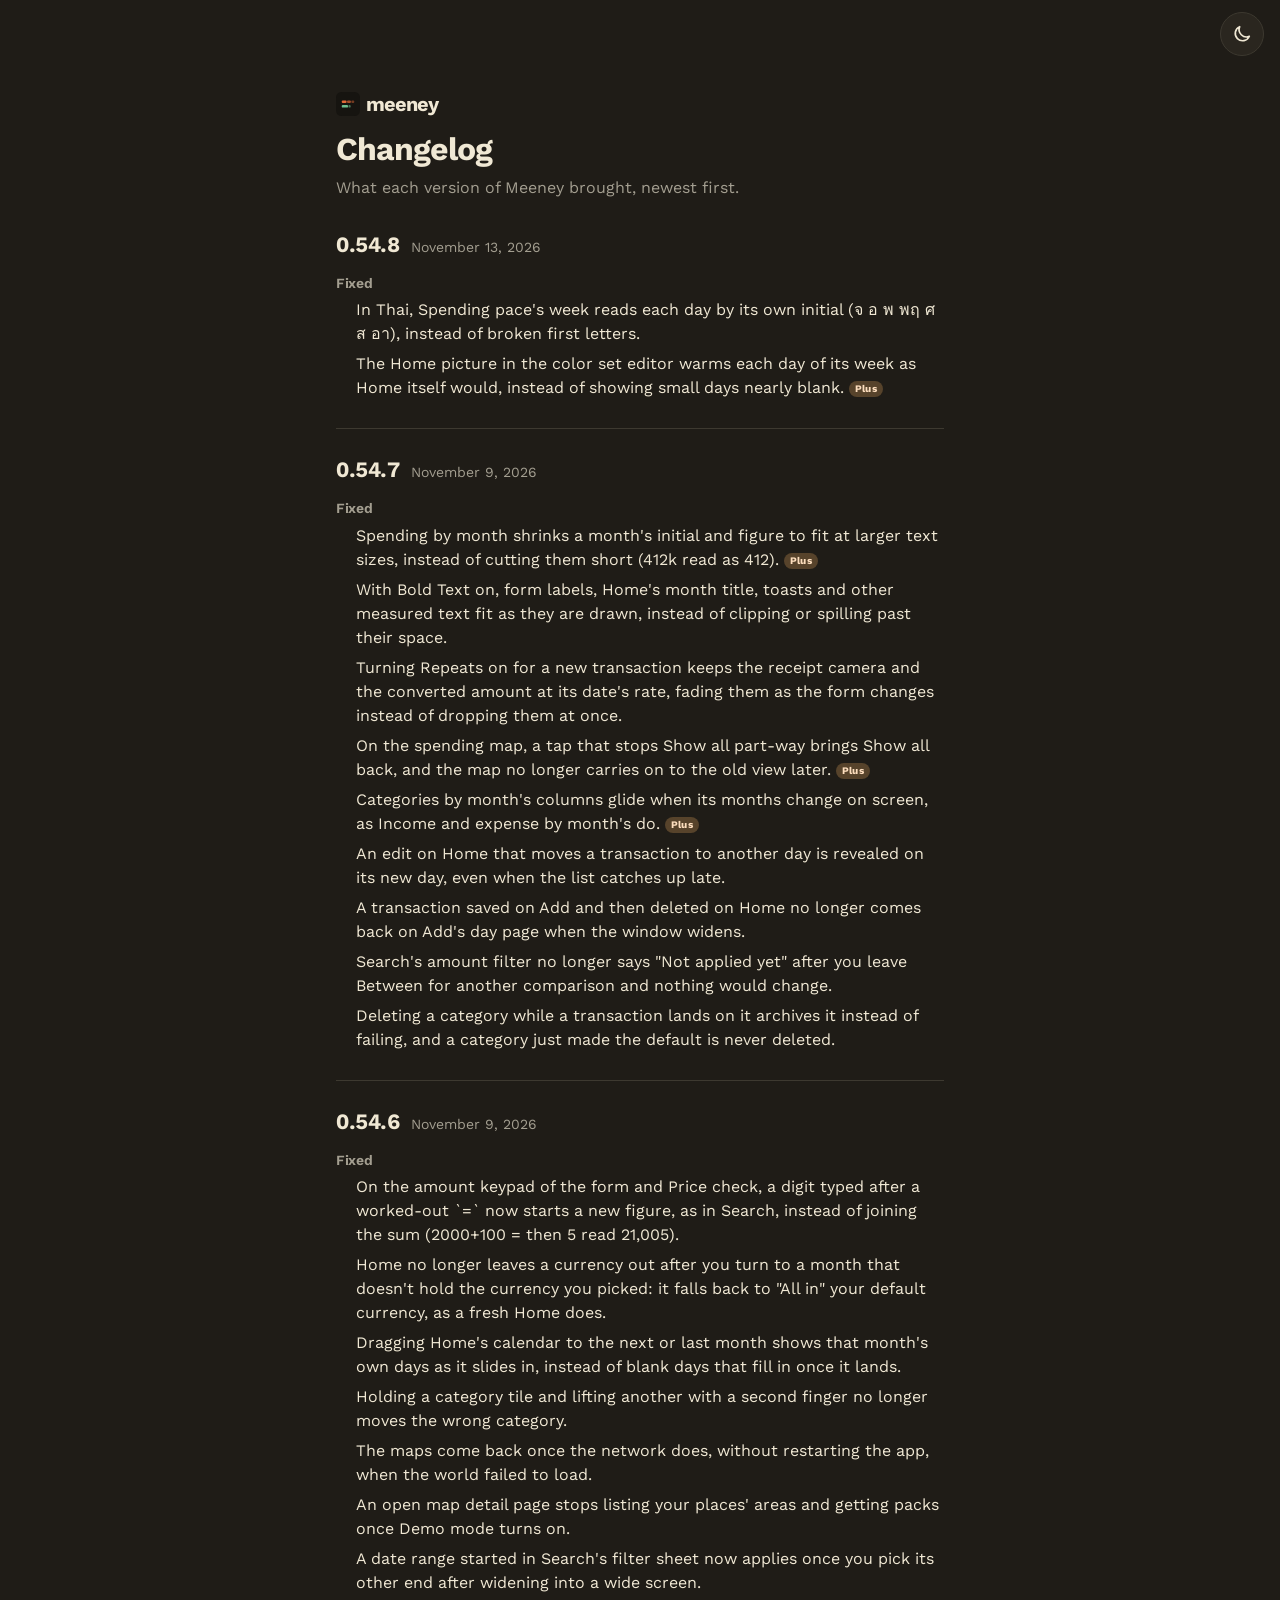
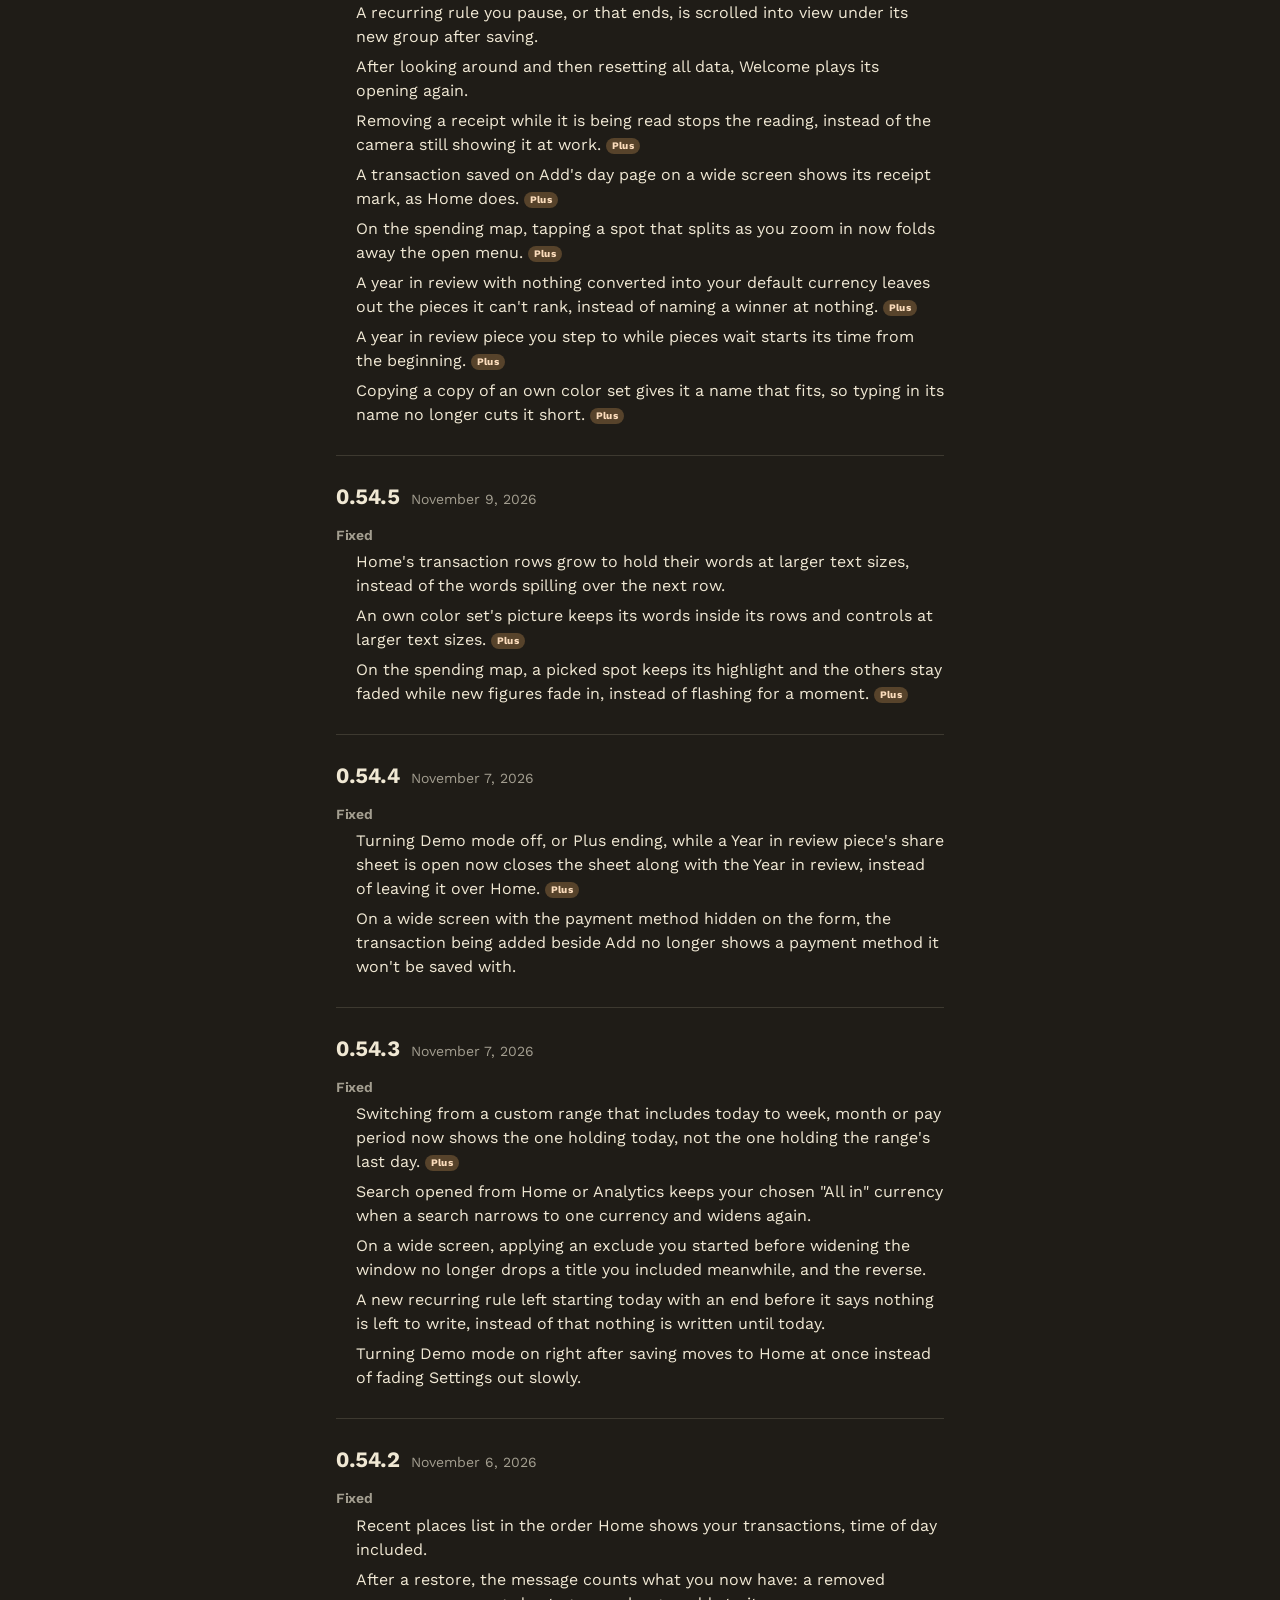
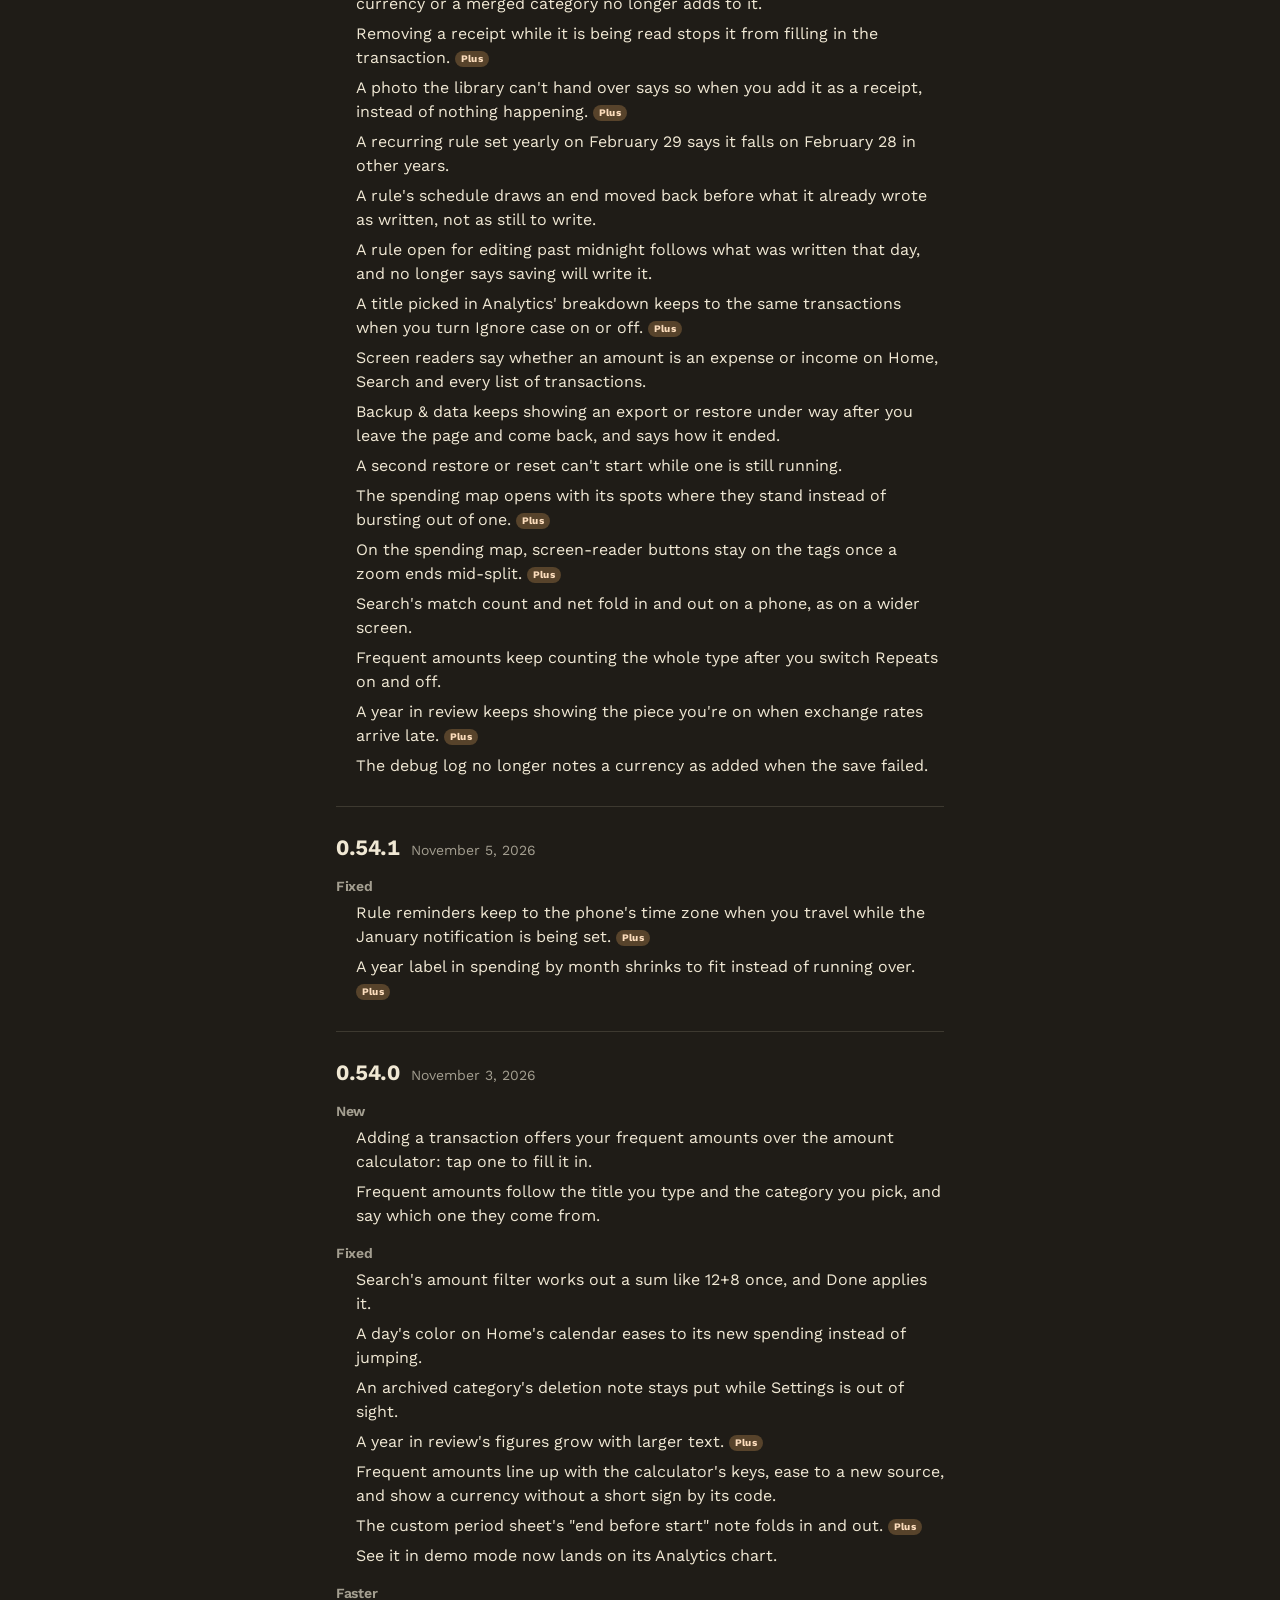
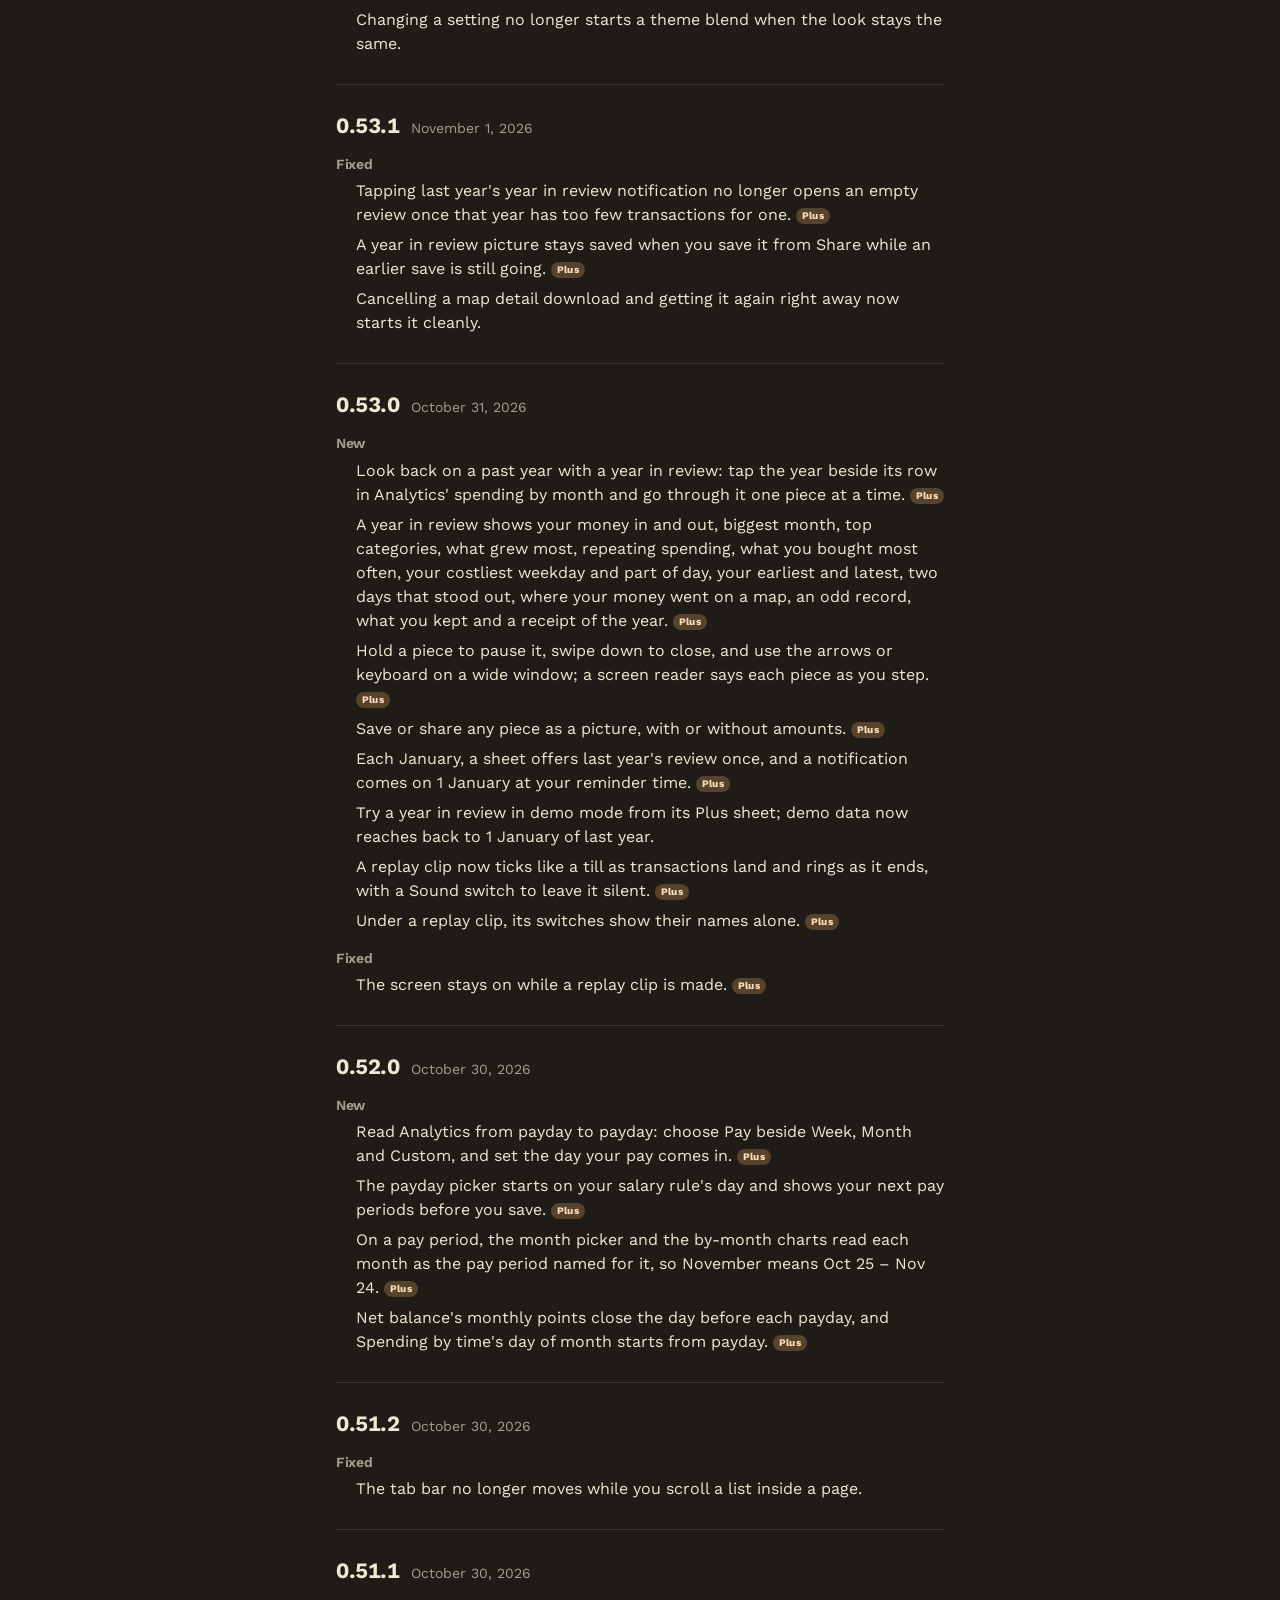
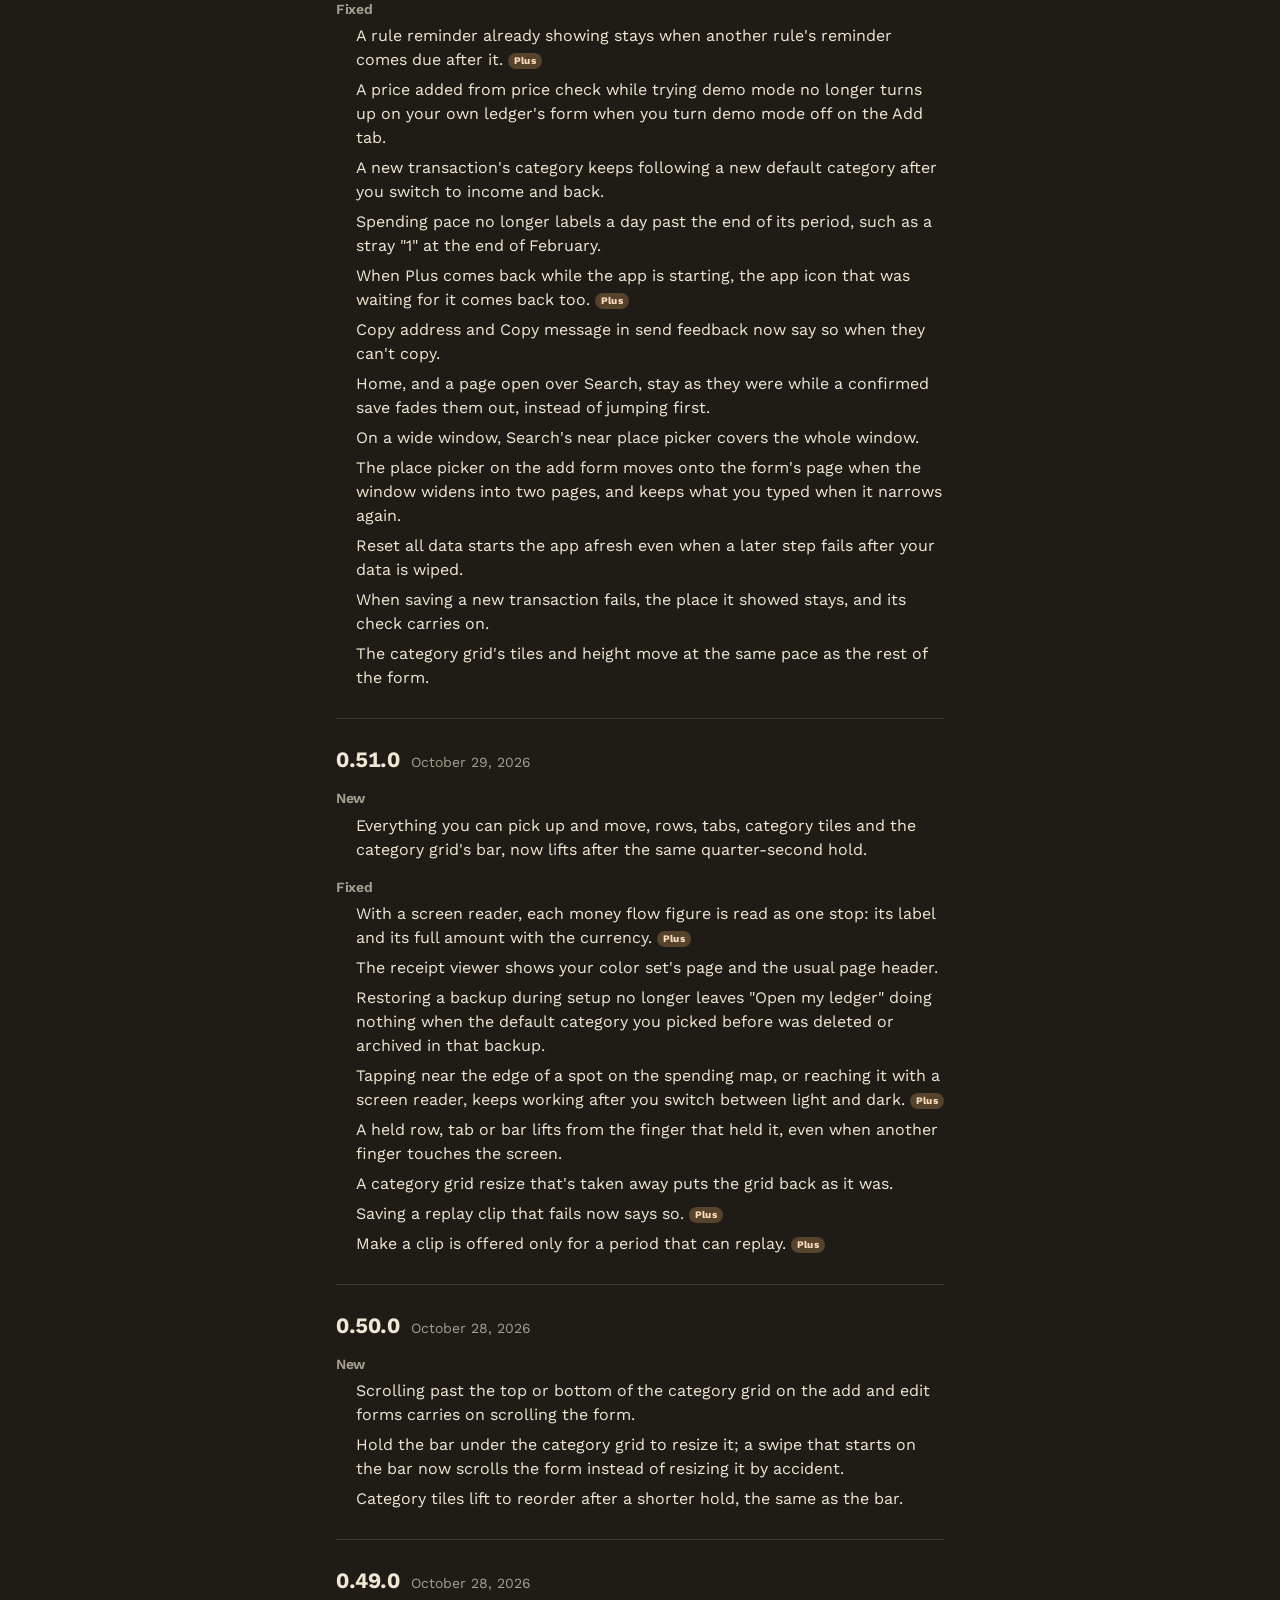
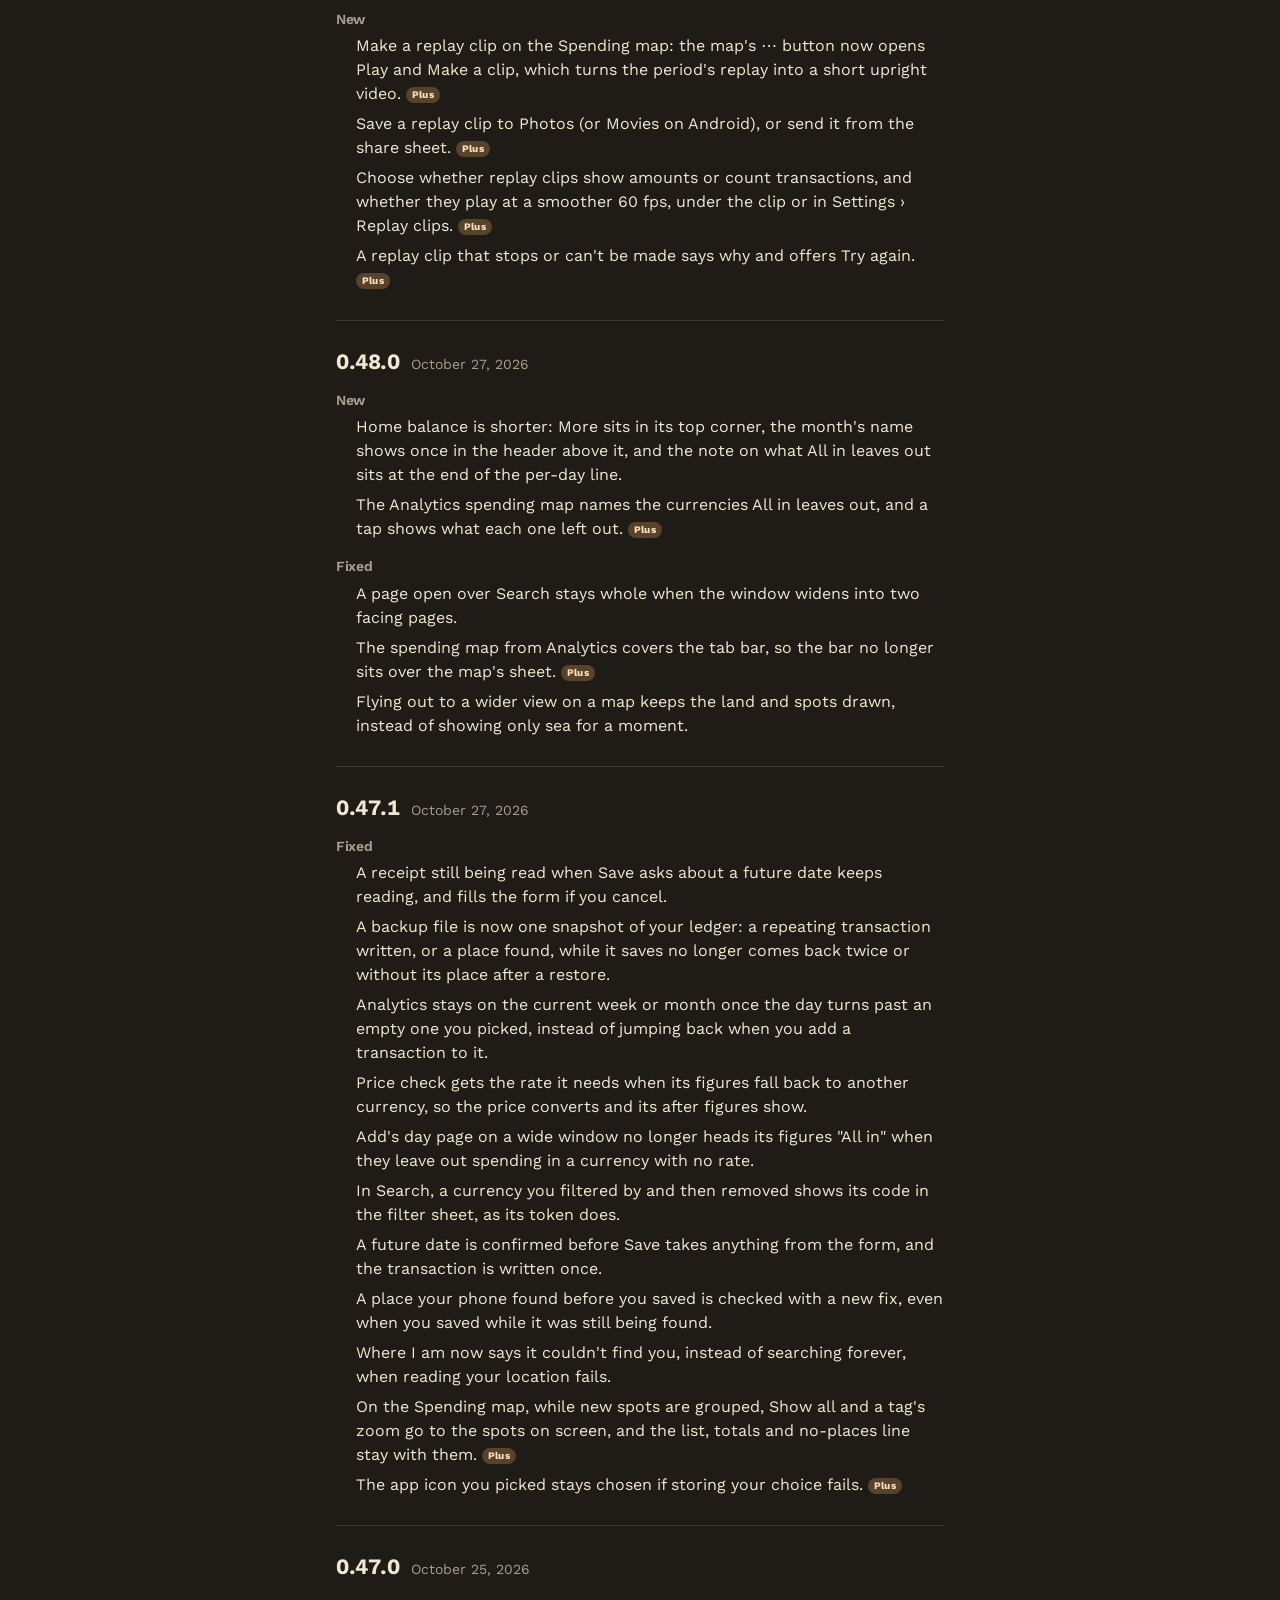
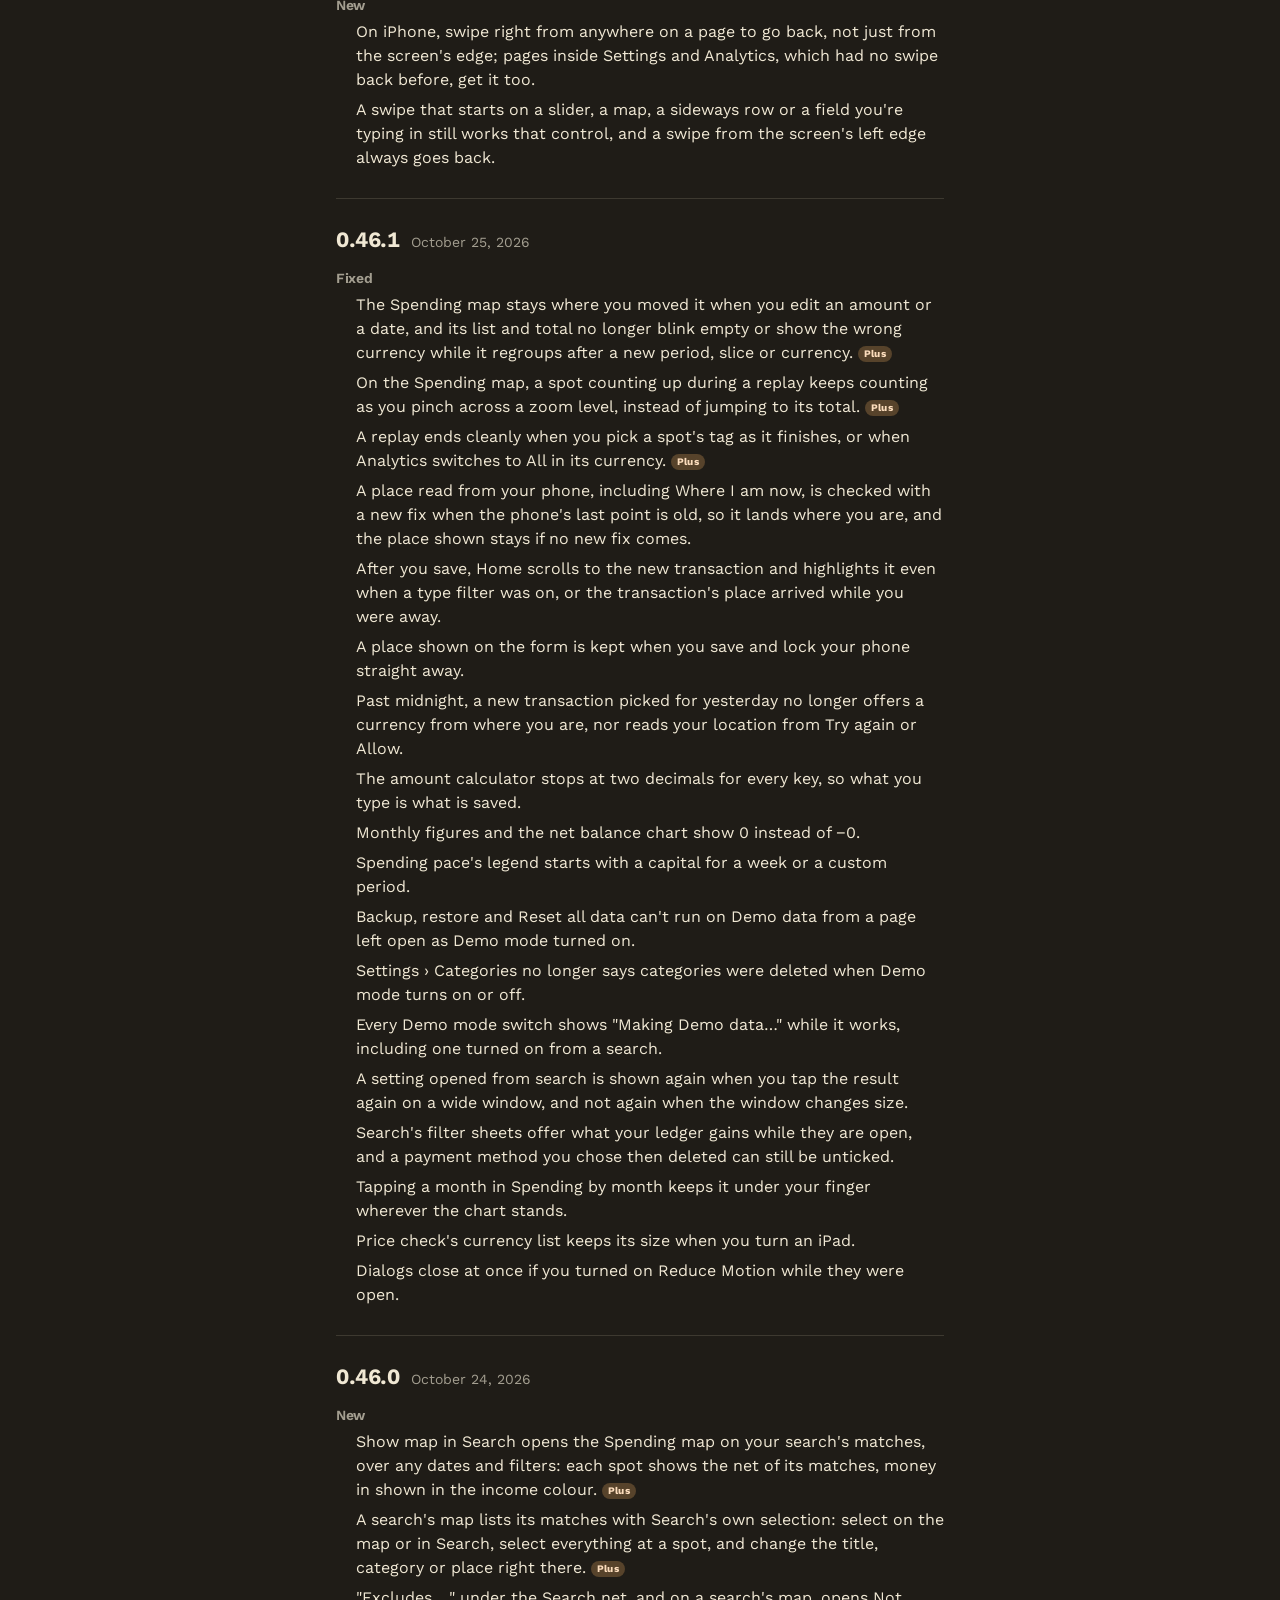
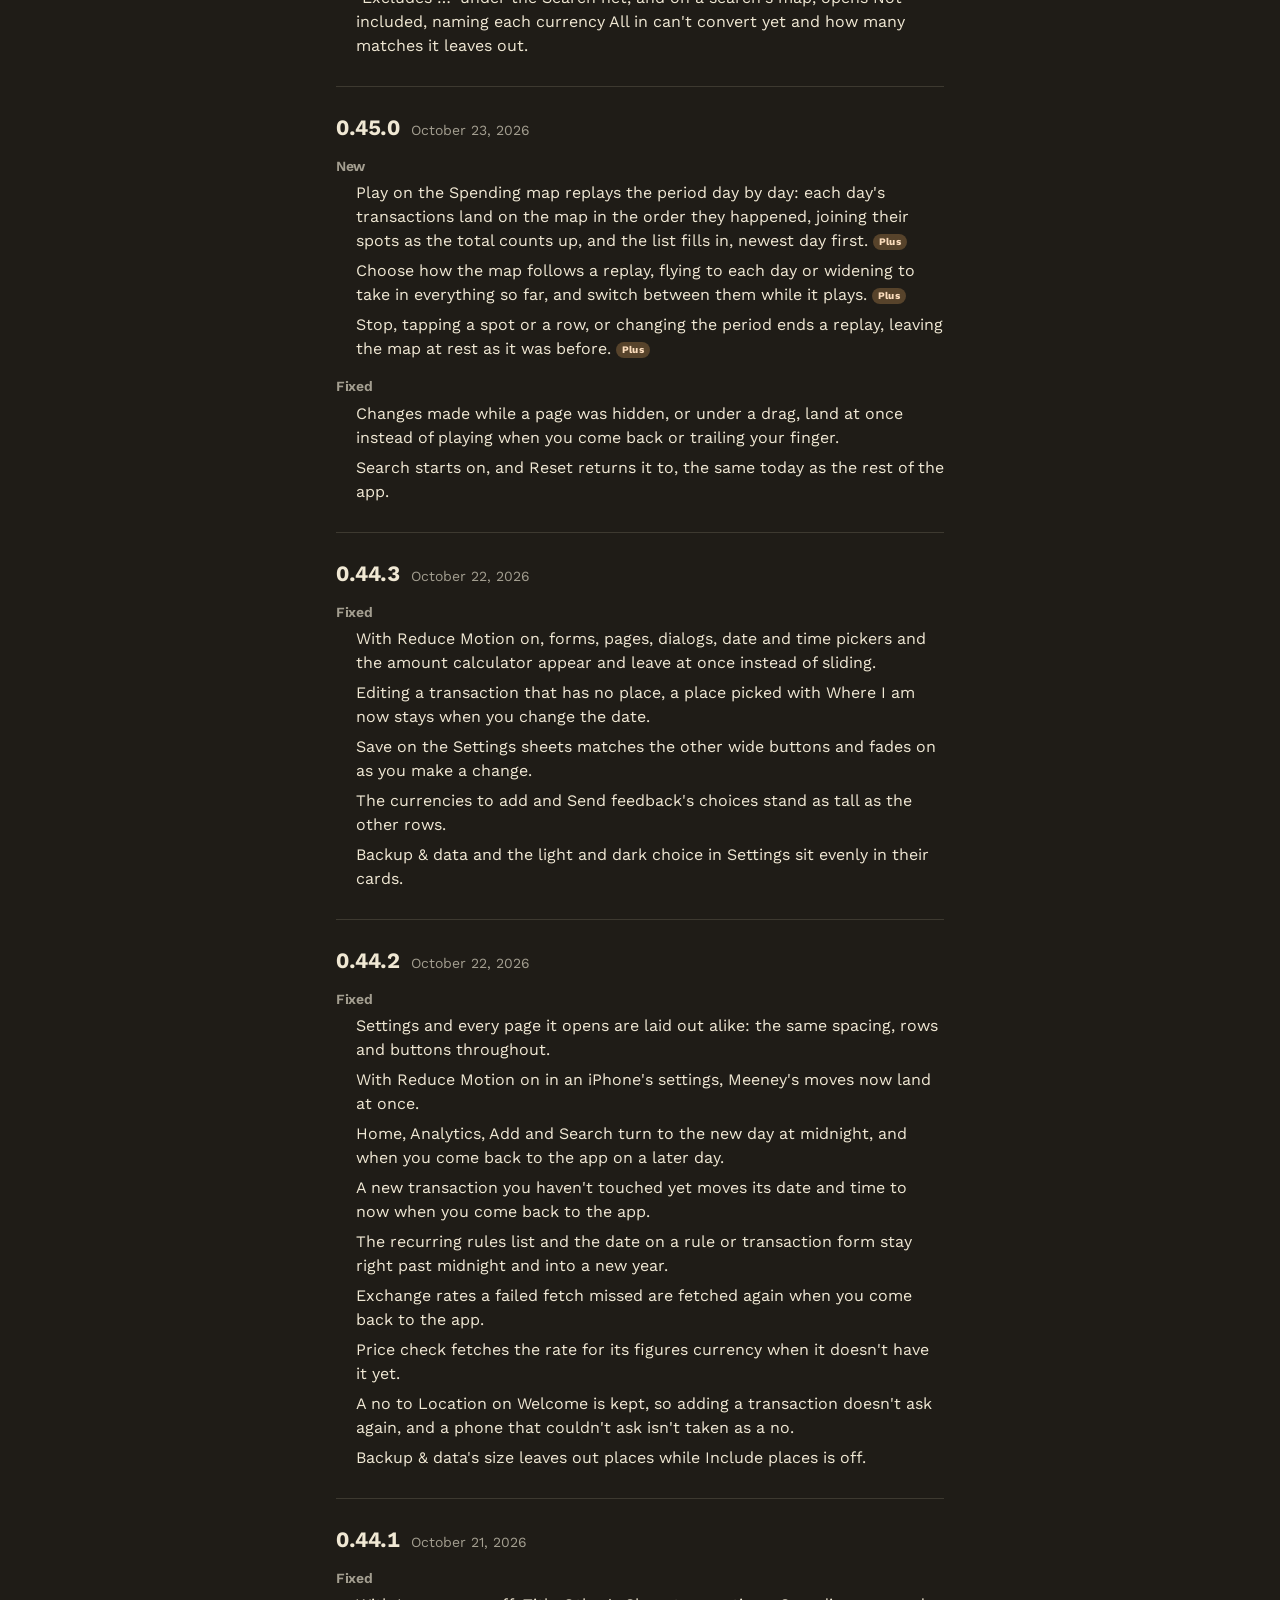
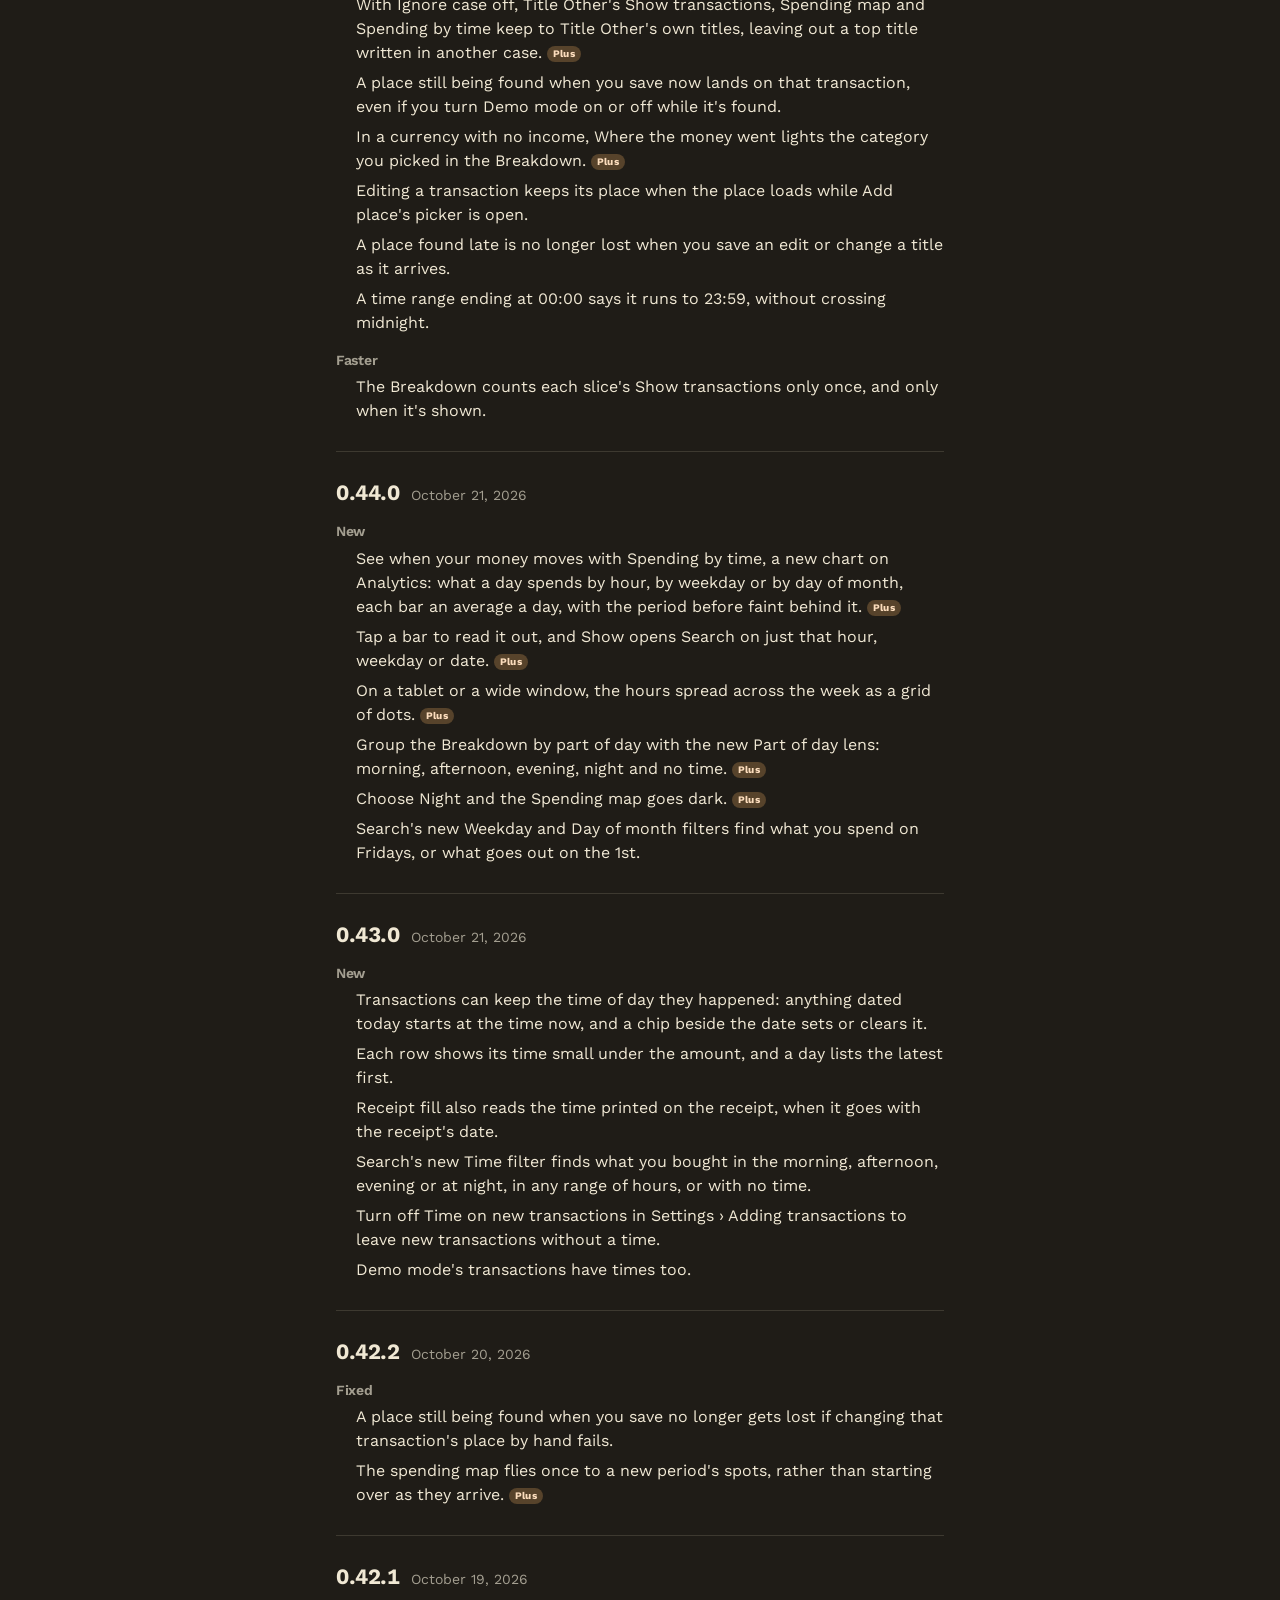
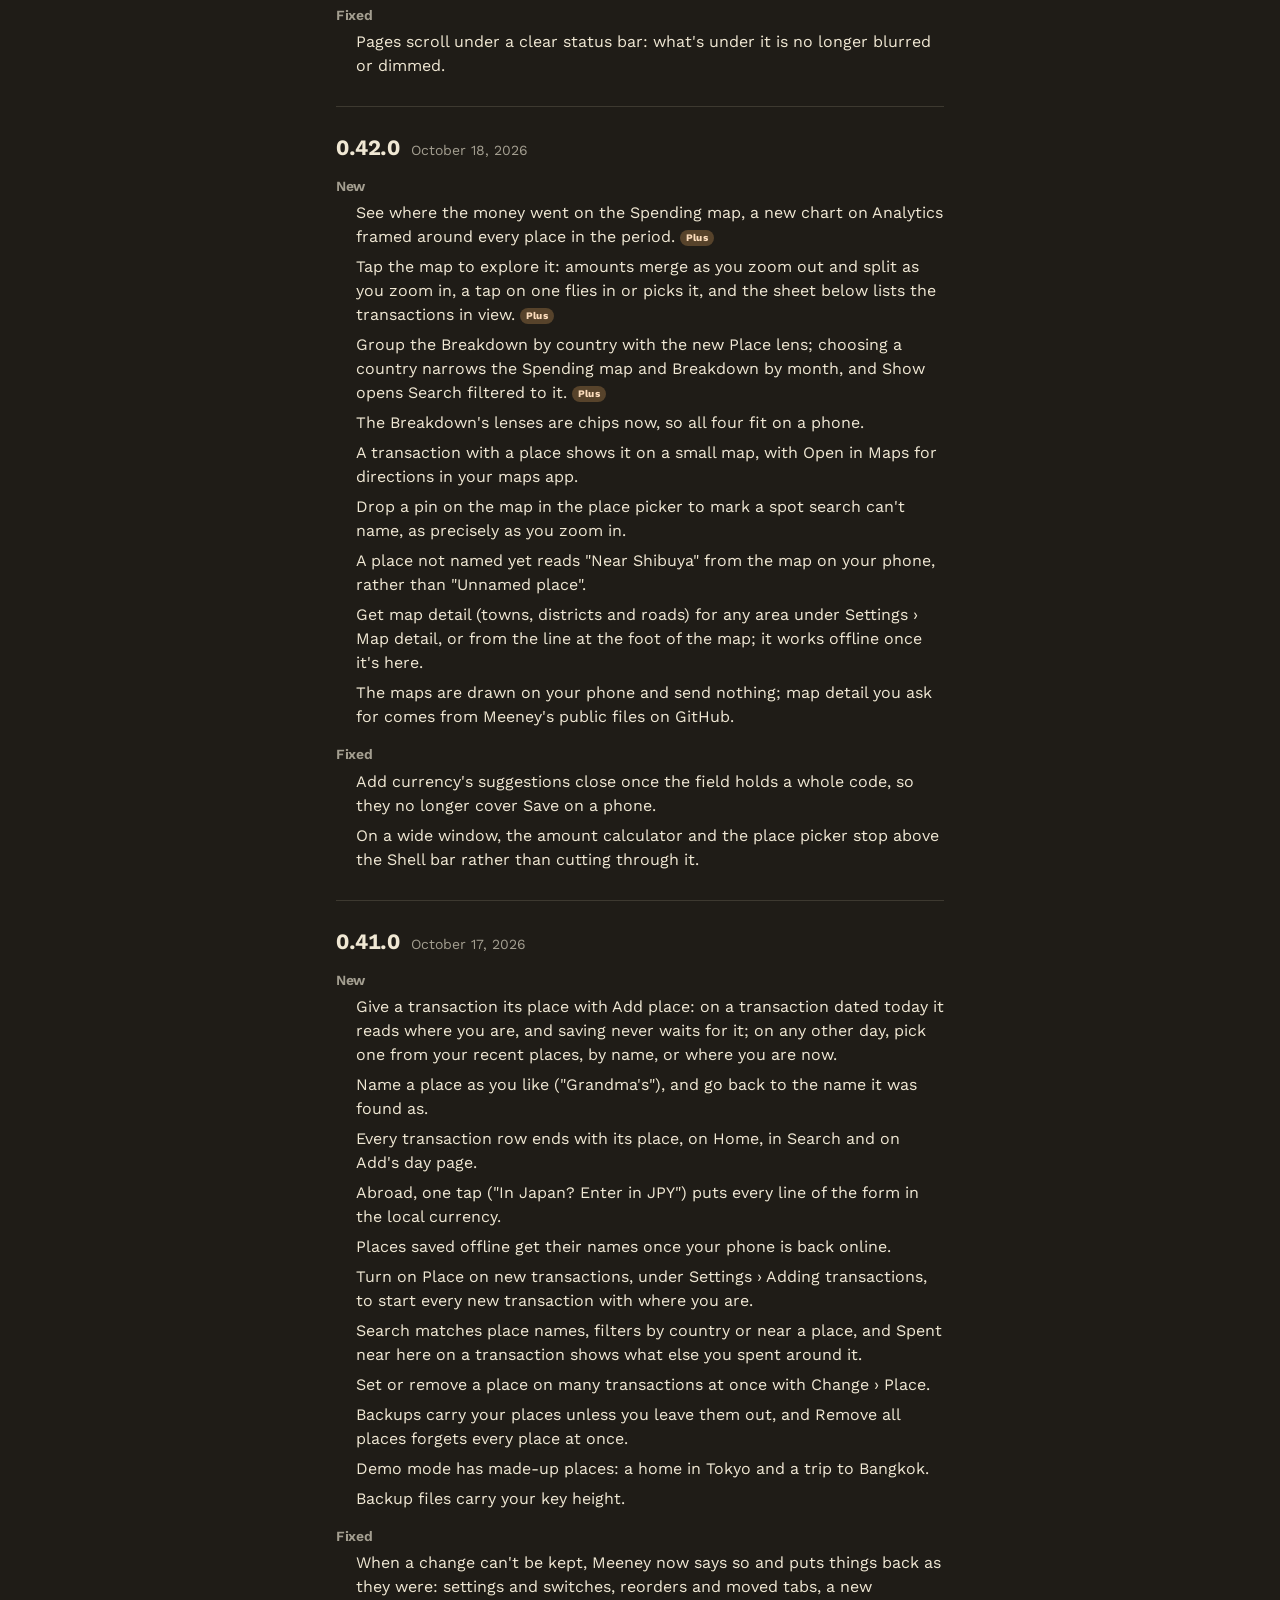
<file: meeney/changelog/index.html>
<!DOCTYPE html><html lang="en" data-scheme="parchment" data-theme="dark" data-astro-cid-ybatimd6><head><meta charset="utf-8"><meta name="viewport" content="width=device-width, initial-scale=1"><title>Changelog · Meeney</title><meta name="description" content="What each version of Meeney brought, newest first."><link rel="icon" href="data:image/svg+xml,%3c!--%20Generated%20by%20prototypes/scripts/app-icon.mjs%20from%20schemes.json%20(Parchment)%20and%20app-icon.json.%20Do%20not%20edit%20by%20hand.%20--%3e%3csvg%20xmlns='http://www.w3.org/2000/svg'%20viewBox='0%200%20100%20100'%3e%3crect%20width='100'%20height='100'%20rx='22.4'%20fill='%23243a2c'/%3e%3crect%20x='24'%20y='35'%20width='20'%20height='11'%20rx='4'%20fill='%23f6be72'/%3e%3crect%20x='46'%20y='35'%20width='16'%20height='11'%20rx='4'%20fill='%23f6be72'%20opacity='0.7'/%3e%3crect%20x='64'%20y='35'%20width='12'%20height='11'%20rx='4'%20fill='%23f6be72'%20opacity='0.45'/%3e%3crect%20x='24'%20y='54'%20width='26'%20height='11'%20rx='4'%20fill='%23cfe8bf'/%3e%3crect%20x='52'%20y='54'%20width='9'%20height='11'%20rx='4'%20fill='%23cfe8bf'%20opacity='0.6'/%3e%3c/svg%3e" type="image/svg+xml"><meta property="og:type" content="website"><meta property="og:site_name" content="Meeney"><meta property="og:title" content="Changelog · Meeney"><meta property="og:description" content="What each version of Meeney brought, newest first."><meta property="og:url" content="https://arskiir.github.io/meeney/changelog/"><meta property="og:image" content="https://arskiir.github.io/meeney/_astro/meeney-preview.LmObL3iy.png"><meta property="og:image:type" content="image/png"><meta property="og:image:width" content="1200"><meta property="og:image:height" content="630"><meta property="og:image:alt" content="The Meeney logo, and the line: Track what comes in and what goes out, kept on your device."><meta name="twitter:card" content="summary_large_image"><style>[data-scheme="parchment"] {
  --page-light: #f4f0e4;
  --page-dark: #1f1c17;
  --inset-light: #e4d9c1;
  --inset-dark: #161410;
  --card-light: #fdfbf6;
  --card-dark: #2a261f;
  --ink-light: #1f231c;
  --ink-dark: #f0e8d4;
  --ink-muted-light: #6f6656;
  --ink-muted-dark: #a39e90;
  --line-light: #dbd1ba;
  --line-dark: #3d3930;
  --primary-light: #c27a11;
  --primary-dark: #e0b04a;
  --primary-container-light: #ffd18a;
  --primary-container-dark: #57432b;
  --on-primary-container-light: #4a3100;
  --on-primary-container-dark: #fcddbd;
  --income-light: #2f7250;
  --income-dark: #6fbf8f;
  --expense-light: #c2420c;
  --expense-dark: #e56a38;
  --tile-light: #ece4d0;
  --tile-dark: #2a261f;
  --heat-light: #e2762c;
  --heat-dark: #784229;
  --balance-light: #243a2c;
  --balance-dark: #e0b04a;
  --on-balance-light: #fff8ec;
  --on-balance-dark: #1f1c17;
  --on-balance-muted-light: #c4d6bb;
  --on-balance-muted-dark: #4f3b18;
  --balance-income-light: #cfe8bf;
  --balance-income-dark: #225038;
  --balance-expense-light: #f6be72;
  --balance-expense-dark: #70260e;
}

[data-scheme="banknote"] {
  --page-light: #edeee4;
  --page-dark: #1a151d;
  --inset-light: #dde0d0;
  --inset-dark: #120e15;
  --card-light: #f7f8f1;
  --card-dark: #26202b;
  --ink-light: #35293b;
  --ink-dark: #ece5d9;
  --ink-muted-light: #6d6475;
  --ink-muted-dark: #9c93a2;
  --line-light: #d1d4c4;
  --line-dark: #3a3140;
  --primary-light: #23766f;
  --primary-dark: #63c7ba;
  --primary-container-light: #cfe5e0;
  --primary-container-dark: #27514c;
  --on-primary-container-light: #174a45;
  --on-primary-container-dark: #c6ede7;
  --income-light: #226b57;
  --income-dark: #7fd4ae;
  --expense-light: #c22f1c;
  --expense-dark: #ff7d5e;
  --tile-light: #e1e4d5;
  --tile-dark: #26202b;
  --heat-light: #cc7f90;
  --heat-dark: #7e3a49;
  --balance-light: #35293b;
  --balance-dark: #e7e5d6;
  --on-balance-light: #f2ecdf;
  --on-balance-dark: #35293b;
  --on-balance-muted-light: #b3a8ba;
  --on-balance-muted-dark: #6c6272;
  --balance-income-light: #9fdcc3;
  --balance-income-dark: #1c6a54;
  --balance-expense-light: #f6a68f;
  --balance-expense-dark: #b82c19;
}

[data-scheme="aurora"] {
  --page-light: #eef2fb;
  --page-dark: #0b1020;
  --inset-light: #dee5f4;
  --inset-dark: #070b17;
  --card-light: #ffffff;
  --card-dark: #161d35;
  --ink-light: #141a33;
  --ink-dark: #e7ecff;
  --ink-muted-light: #606985;
  --ink-muted-dark: #8d97ba;
  --line-light: #d1daee;
  --line-dark: #26304f;
  --primary-light: #167a68;
  --primary-dark: #7ef0c8;
  --primary-container-light: #cdeee5;
  --primary-container-dark: #1c4a46;
  --on-primary-container-light: #0b4a3f;
  --on-primary-container-dark: #a9ffe4;
  --income-light: #167552;
  --income-dark: #72e5b3;
  --expense-light: #bd3459;
  --expense-dark: #ff809b;
  --tile-light: #e3e9f6;
  --tile-dark: #161d35;
  --heat-light: #9580f0;
  --heat-dark: #6a4fd6;
  --balance-light: #1a2140;
  --balance-dark: #161d35;
  --on-balance-light: #eef2ff;
  --on-balance-dark: #eef2ff;
  --on-balance-muted-light: #9ba7cf;
  --on-balance-muted-dark: #9ba7cf;
  --balance-income-light: #92f1c8;
  --balance-income-dark: #92f1c8;
  --balance-expense-light: #ffa3b7;
  --balance-expense-dark: #ffa3b7;
}

[data-scheme="ledger"] {
  --page-light: #e9eee2;
  --page-dark: #11201a;
  --inset-light: #d8dfcd;
  --inset-dark: #0b1610;
  --card-light: #f5f8ef;
  --card-dark: #1b2c25;
  --ink-light: #1e2924;
  --ink-dark: #ebe8d6;
  --ink-muted-light: #5c6a61;
  --ink-muted-dark: #90a094;
  --line-light: #c8d2be;
  --line-dark: #2a3c33;
  --primary-light: #7f6118;
  --primary-dark: #dcb45c;
  --primary-container-light: #efe1b3;
  --primary-container-dark: #4d3d12;
  --on-primary-container-light: #574310;
  --on-primary-container-dark: #f6e2ad;
  --income-light: #1f5f96;
  --income-dark: #7fb9ee;
  --expense-light: #b5312a;
  --expense-dark: #f27b64;
  --tile-light: #dce4d1;
  --tile-dark: #1b2c25;
  --heat-light: #e0715a;
  --heat-dark: #7c3a2e;
  --balance-light: #1f3d31;
  --balance-dark: #dcb45c;
  --on-balance-light: #f1eddc;
  --on-balance-dark: #1c2a22;
  --on-balance-muted-light: #a6bdae;
  --on-balance-muted-dark: #5d4a18;
  --balance-income-light: #a8d4f5;
  --balance-income-dark: #17436b;
  --balance-expense-light: #f2a48a;
  --balance-expense-dark: #7a2118;
}

[data-scheme="coin"] {
  --page-light: #f0eeeb;
  --page-dark: #16171a;
  --inset-light: #e1ded9;
  --inset-dark: #0f1012;
  --card-light: #fbfaf8;
  --card-dark: #212329;
  --ink-light: #25221f;
  --ink-dark: #ebe8e2;
  --ink-muted-light: #6a645d;
  --ink-muted-dark: #99968f;
  --line-light: #d7d2cb;
  --line-dark: #33353b;
  --primary-light: #3d6b93;
  --primary-dark: #84b4dc;
  --primary-container-light: #d3e2ee;
  --primary-container-dark: #29435a;
  --on-primary-container-light: #1c3b55;
  --on-primary-container-dark: #cfe4f6;
  --income-light: #24735a;
  --income-dark: #72cfa9;
  --expense-light: #b04f22;
  --expense-dark: #ea8a5d;
  --tile-light: #e5e0d9;
  --tile-dark: #212329;
  --heat-light: #cf7748;
  --heat-dark: #9a4b26;
  --balance-light: #2c2e33;
  --balance-dark: #8a4520;
  --on-balance-light: #f3f1ed;
  --on-balance-dark: #fff6ee;
  --on-balance-muted-light: #a6a8ad;
  --on-balance-muted-dark: #e0b294;
  --balance-income-light: #8fdcbe;
  --balance-income-dark: #9fe3bf;
  --balance-expense-light: #f3a978;
  --balance-expense-dark: #ffc4a0;
}

[data-scheme="dusk"] {
  --page-light: #f3f0f7;
  --page-dark: #14132a;
  --inset-light: #e4dfec;
  --inset-dark: #0d0c1d;
  --card-light: #fcfaff;
  --card-dark: #1f1d3a;
  --ink-light: #1f1b30;
  --ink-dark: #f3ebda;
  --ink-muted-light: #6f6a86;
  --ink-muted-dark: #9b94b8;
  --line-light: #d8d2e3;
  --line-dark: #2f2c4e;
  --primary-light: #a45c0a;
  --primary-dark: #f3a942;
  --primary-container-light: #ffe2b6;
  --primary-container-dark: #5b3b0e;
  --on-primary-container-light: #5a3a04;
  --on-primary-container-dark: #ffe0a6;
  --income-light: #257559;
  --income-dark: #71d3aa;
  --expense-light: #bf3a28;
  --expense-dark: #ff8c6b;
  --tile-light: #e8e3f0;
  --tile-dark: #1f1d3a;
  --heat-light: #d9662e;
  --heat-dark: #a4521e;
  --balance-light: #221d45;
  --balance-dark: #e9a03a;
  --on-balance-light: #fff3e3;
  --on-balance-dark: #2b1a05;
  --on-balance-muted-light: #b6add0;
  --on-balance-muted-dark: #6b4711;
  --balance-income-light: #9fe6c7;
  --balance-income-dark: #093a2a;
  --balance-expense-light: #ffb38b;
  --balance-expense-dark: #7b1f10;
}

[data-theme="light"] {
  color-scheme: light;
  --page: var(--page-light);
  --inset: var(--inset-light);
  --card: var(--card-light);
  --ink: var(--ink-light);
  --ink-muted: var(--ink-muted-light);
  --line: var(--line-light);
  --primary: var(--primary-light);
  --primary-container: var(--primary-container-light);
  --on-primary-container: var(--on-primary-container-light);
  --income: var(--income-light);
  --expense: var(--expense-light);
  --tile: var(--tile-light);
  --heat: var(--heat-light);
  --balance: var(--balance-light);
  --on-balance: var(--on-balance-light);
  --on-balance-muted: var(--on-balance-muted-light);
  --balance-income: var(--balance-income-light);
  --balance-expense: var(--balance-expense-light);
}

[data-theme="dark"] {
  color-scheme: dark;
  --page: var(--page-dark);
  --inset: var(--inset-dark);
  --card: var(--card-dark);
  --ink: var(--ink-dark);
  --ink-muted: var(--ink-muted-dark);
  --line: var(--line-dark);
  --primary: var(--primary-dark);
  --primary-container: var(--primary-container-dark);
  --on-primary-container: var(--on-primary-container-dark);
  --income: var(--income-dark);
  --expense: var(--expense-dark);
  --tile: var(--tile-dark);
  --heat: var(--heat-dark);
  --balance: var(--balance-dark);
  --on-balance: var(--on-balance-dark);
  --on-balance-muted: var(--on-balance-muted-dark);
  --balance-income: var(--balance-income-dark);
  --balance-expense: var(--balance-expense-dark);
}

[data-scheme="parchment"][data-theme="light"] [data-screenshot]:not([data-set="parchment"][data-look="light"]) { display: none; }

[data-scheme="parchment"][data-theme="dark"] [data-screenshot]:not([data-set="parchment"][data-look="dark"]) { display: none; }

[data-scheme="banknote"][data-theme="light"] [data-screenshot]:not([data-set="banknote"][data-look="light"]) { display: none; }

[data-scheme="banknote"][data-theme="dark"] [data-screenshot]:not([data-set="banknote"][data-look="dark"]) { display: none; }

[data-scheme="aurora"][data-theme="light"] [data-screenshot]:not([data-set="aurora"][data-look="light"]) { display: none; }

[data-scheme="aurora"][data-theme="dark"] [data-screenshot]:not([data-set="aurora"][data-look="dark"]) { display: none; }

[data-scheme="ledger"][data-theme="light"] [data-screenshot]:not([data-set="ledger"][data-look="light"]) { display: none; }

[data-scheme="ledger"][data-theme="dark"] [data-screenshot]:not([data-set="ledger"][data-look="dark"]) { display: none; }

[data-scheme="coin"][data-theme="light"] [data-screenshot]:not([data-set="coin"][data-look="light"]) { display: none; }

[data-scheme="coin"][data-theme="dark"] [data-screenshot]:not([data-set="coin"][data-look="dark"]) { display: none; }

[data-scheme="dusk"][data-theme="light"] [data-screenshot]:not([data-set="dusk"][data-look="light"]) { display: none; }

[data-scheme="dusk"][data-theme="dark"] [data-screenshot]:not([data-set="dusk"][data-look="dark"]) { display: none; }</style><style>/* ─── What each colour set adds beyond its colours ───────────────────────────────────────────────
   Presentation, not colour data: the Flutter app draws its own. A set with a gradient page keeps the
   page flat where the Islands sit, so the Island fade lands on the same colour. Animated colours
   are registered properties animated on the root, so every surface reading them stays in step. */

/* Parchment: the shell nav's Island takes a hairline of ink by day, so the tan band has an edge on the page. */
[data-scheme="parchment"]:not([data-theme="dark"]) {
  --island-ring: color-mix(in srgb, var(--ink) 9%, transparent);
}

/* Banknote: guilloché on the balance card, two ring systems from either end making a moiré. */
[data-scheme="banknote"] {
  --balance-image:
    repeating-radial-gradient(
      circle at 108% 50%,
      transparent 0 5px,
      rgba(255, 255, 255, 0.055) 5px 6px
    ),
    repeating-radial-gradient(
      circle at -8% 50%,
      transparent 0 5px,
      rgba(255, 255, 255, 0.055) 5px 6px
    );
  --balance-ring: rgba(255, 255, 255, 0.08);
}
[data-scheme="banknote"][data-theme="dark"] {
  /* The note itself: dark rings on cotton, and a fine security thread of teal. */
  --balance-image:
    linear-gradient(
      to right,
      transparent calc(72% - 1px),
      rgba(35, 118, 111, 0.35) calc(72% - 1px),
      rgba(35, 118, 111, 0.35) calc(72% + 1px),
      transparent calc(72% + 1px)
    ),
    repeating-radial-gradient(
      circle at 108% 50%,
      transparent 0 5px,
      rgba(53, 41, 59, 0.07) 5px 6px
    ),
    repeating-radial-gradient(circle at -8% 50%, transparent 0 5px, rgba(53, 41, 59, 0.07) 5px 6px);
  --balance-ring: rgba(53, 41, 59, 0.12);
}

/* Aurora: three sky colours drift; the page reads them at the top and is flat paper below. */
@property --sky-a {
  syntax: "<color>";
  inherits: true;
  initial-value: transparent;
}
@property --sky-b {
  syntax: "<color>";
  inherits: true;
  initial-value: transparent;
}
@property --sky-c {
  syntax: "<color>";
  inherits: true;
  initial-value: transparent;
}
@keyframes aurora-day {
  0% {
    --sky-a: #ffd6c4;
    --sky-b: #cfe0ff;
    --sky-c: #f3d2ea;
  }
  50% {
    --sky-a: #ffe1c0;
    --sky-b: #d8d2ff;
    --sky-c: #ffd4dc;
  }
  100% {
    --sky-a: #fbd0d0;
    --sky-b: #c8e6ff;
    --sky-c: #ead4f5;
  }
}
@keyframes aurora-night {
  0% {
    --sky-a: #157a6e;
    --sky-b: #3a2d8c;
    --sky-c: #6a2a5e;
  }
  50% {
    --sky-a: #1f9a78;
    --sky-b: #2a4aa6;
    --sky-c: #7b2f6e;
  }
  100% {
    --sky-a: #17607f;
    --sky-b: #4b2a8a;
    --sky-c: #5b2f78;
  }
}
[data-scheme="aurora"] {
  --sky-a: #ffd6c4;
  --sky-b: #cfe0ff;
  --sky-c: #f3d2ea;
  animation: aurora-day 26s ease-in-out infinite alternate;
  --page-image:
    radial-gradient(90% 46% at 12% -6%, var(--sky-a), transparent 72%),
    radial-gradient(75% 40% at 88% 2%, var(--sky-b), transparent 72%),
    radial-gradient(60% 34% at 55% 22%, var(--sky-c), transparent 72%);
  --island-ring: color-mix(in srgb, var(--ink) 10%, transparent);
  --balance-image: linear-gradient(
    135deg,
    color-mix(in srgb, var(--sky-b) 34%, transparent),
    transparent 55%,
    color-mix(in srgb, var(--sky-a) 22%, transparent)
  );
  --balance-ring: rgba(255, 255, 255, 0.12);
}
[data-scheme="aurora"][data-theme="dark"] {
  --sky-a: #157a6e;
  --sky-b: #3a2d8c;
  --sky-c: #6a2a5e;
  animation-name: aurora-night;
  --page-image:
    radial-gradient(90% 48% at 12% -8%, var(--sky-a), transparent 72%),
    radial-gradient(78% 42% at 90% 0%, var(--sky-b), transparent 72%),
    radial-gradient(62% 34% at 55% 24%, var(--sky-c), transparent 72%);
  --island-ring: rgba(255, 255, 255, 0.09);
  --balance-image: linear-gradient(
    135deg,
    color-mix(in srgb, var(--sky-a) 45%, transparent),
    transparent 55%,
    color-mix(in srgb, var(--sky-c) 40%, transparent)
  );
  --balance-ring: rgba(255, 255, 255, 0.1);
}

/* Ledger: by day, plain green paper with the month's figures on bottle-green cloth; by night the book
   is closed, so the page is the cloth cover itself, a faint weave, and the figures are gold foil. */
[data-scheme="ledger"] {
  --balance-image:
    repeating-linear-gradient(45deg, rgba(255, 255, 255, 0.03) 0 2px, transparent 2px 6px),
    repeating-linear-gradient(-45deg, rgba(255, 255, 255, 0.03) 0 2px, transparent 2px 6px);
}
[data-scheme="ledger"][data-theme="dark"] {
  --page-image:
    repeating-linear-gradient(45deg, rgba(235, 232, 214, 0.028) 0 1px, transparent 1px 5px),
    repeating-linear-gradient(-45deg, rgba(235, 232, 214, 0.028) 0 1px, transparent 1px 5px);
  --balance-image: linear-gradient(
    135deg,
    #efcf82 0%,
    #d8ad4e 28%,
    #b98a2b 54%,
    #e2bc63 80%,
    #f3d892 100%
  );
  --balance-ring: rgba(255, 240, 200, 0.35);
}

/* Coin: a sheen turns across the balance card, pewter by day and copper by night. */
@property --sheen {
  syntax: "<angle>";
  inherits: true;
  initial-value: 0deg;
}
@keyframes sheen-turn {
  to {
    --sheen: 360deg;
  }
}
[data-scheme="coin"] {
  --sheen: 20deg;
  animation: sheen-turn 16s linear infinite;
  --balance-image:
    conic-gradient(
      from var(--sheen) at 28% 130%,
      transparent 0deg,
      rgba(255, 255, 255, 0.11) 28deg,
      transparent 56deg,
      transparent 200deg,
      rgba(255, 255, 255, 0.06) 226deg,
      transparent 252deg
    ),
    linear-gradient(160deg, #3b3e45 0%, #24262b 45%, #33363d 100%);
  --balance-ring: rgba(255, 255, 255, 0.1);
}
[data-scheme="coin"][data-theme="dark"] {
  --balance-image:
    conic-gradient(
      from var(--sheen) at 28% 130%,
      transparent 0deg,
      rgba(255, 240, 220, 0.2) 28deg,
      transparent 56deg,
      transparent 200deg,
      rgba(255, 240, 220, 0.1) 226deg,
      transparent 252deg
    ),
    linear-gradient(150deg, #a85a2e 0%, #8a4520 42%, #6b3314 72%, #a25a2c 100%);
  --balance-ring: rgba(255, 220, 190, 0.28);
}

/* Dusk: a glow at the top of the page breathes between saffron and rose; the balance card is the sky it sits in. */
@property --glow {
  syntax: "<color>";
  inherits: true;
  initial-value: transparent;
}
@keyframes dusk-day {
  0%,
  100% {
    --glow: #f7c98a;
  }
  50% {
    --glow: #f0a9b8;
  }
}
@keyframes dusk-night {
  0%,
  100% {
    --glow: #f2a740;
  }
  50% {
    --glow: #e5667a;
  }
}
[data-scheme="dusk"] {
  --glow: #f7c98a;
  animation: dusk-day 18s ease-in-out infinite;
  --page-image:
    radial-gradient(
      80% 42% at 18% -8%,
      color-mix(in srgb, var(--glow) 60%, transparent),
      transparent 70%
    ),
    radial-gradient(60% 34% at 92% -2%, rgba(203, 190, 240, 0.7), transparent 70%);
  --balance-image:
    radial-gradient(
      70% 90% at 100% 0%,
      color-mix(in srgb, var(--glow) 42%, transparent),
      transparent 70%
    ),
    linear-gradient(150deg, #221d45 0%, #2b2058 55%, #3c2354 100%);
  --balance-ring: rgba(255, 243, 227, 0.1);
}
[data-scheme="dusk"][data-theme="dark"] {
  --glow: #f2a740;
  animation-name: dusk-night;
  --page-image:
    radial-gradient(
      85% 42% at 14% -10%,
      color-mix(in srgb, var(--glow) 30%, transparent),
      transparent 70%
    ),
    radial-gradient(60% 32% at 92% -4%, rgba(90, 60, 140, 0.5), transparent 70%);
  --balance-image:
    radial-gradient(
      70% 90% at 100% 0%,
      color-mix(in srgb, var(--glow) 55%, transparent),
      transparent 70%
    ),
    linear-gradient(150deg, #f6b64e 0%, #e28a1c 55%, #f4c469 100%);
  --balance-ring: rgba(255, 235, 200, 0.3);
}

@media (prefers-reduced-motion: reduce) {
  [data-scheme] {
    animation: none;
  }
}
</style><script>(function(){const lookStorageKey = "meeney.site.look";
const looks = ["light","dark"];

          const root = document.documentElement;
          root.dataset.js = "";
          try {
            const look = localStorage.getItem(lookStorageKey);
            if (looks.includes(look)) root.dataset.theme = look;
          } catch {
            // Storage may be unavailable; the served look stands.
          }
        })();</script><link rel="stylesheet" href="/meeney/_astro/Page.DPkakDM6.css"><style>.changelog[data-astro-cid-f4ptn37u]{flex-direction:column;gap:32px;display:flex}.intro[data-astro-cid-f4ptn37u]{flex-direction:column;align-items:flex-start;gap:8px;display:flex}.home[data-astro-cid-f4ptn37u]{color:inherit;border-radius:8px;text-decoration:none}.home[data-astro-cid-f4ptn37u]:focus-visible{outline:2px solid var(--primary);outline-offset:4px}h1[data-astro-cid-f4ptn37u]{letter-spacing:-.03em;margin:0;font-size:32px;font-weight:680;line-height:1.15}p[data-astro-cid-f4ptn37u]{color:var(--ink-muted);margin:0}.entries[data-astro-cid-f4ptn37u]{flex-direction:column;gap:28px;margin:0;padding:0;list-style:none;display:flex}.entries[data-astro-cid-f4ptn37u]>li[data-astro-cid-f4ptn37u]+li[data-astro-cid-f4ptn37u]{border-top:1px solid var(--line);padding-top:28px}article[data-astro-cid-f4ptn37u]{flex-direction:column;gap:16px;display:flex}.entry-head[data-astro-cid-f4ptn37u]{flex-wrap:wrap;align-items:baseline;gap:4px 12px;display:flex}h2[data-astro-cid-f4ptn37u]{letter-spacing:-.02em;font-variant-numeric:tabular-nums;margin:0;font-size:22px;font-weight:680}time[data-astro-cid-f4ptn37u]{color:var(--ink-muted);font-size:14px}section[data-astro-cid-f4ptn37u]{flex-direction:column;gap:6px;display:flex}h3[data-astro-cid-f4ptn37u]{color:var(--ink-muted);margin:0;font-size:14px;font-weight:620}ul[data-astro-cid-f4ptn37u]{flex-direction:column;gap:6px;margin:0;padding-left:20px;display:flex}ul[data-astro-cid-f4ptn37u] li[data-astro-cid-f4ptn37u]::marker{color:var(--ink-muted)}
</style></head><body data-astro-cid-ybatimd6><div class="sky" aria-hidden="true" data-astro-cid-ybatimd6></div><header class="bar" data-astro-cid-ybatimd6><style>astro-island,astro-slot,astro-static-slot{display:contents}</style><script>(function(){let e=async e=>{await(await e())()};(self.Astro||(self.Astro={})).load=e,window.dispatchEvent(new Event(`astro:load`))})();</script><script>(function(){function e(t){"@babel/helpers - typeof";return e=typeof Symbol==`function`&&typeof Symbol.iterator==`symbol`?function(e){return typeof e}:function(e){return e&&typeof Symbol==`function`&&e.constructor===Symbol&&e!==Symbol.prototype?`symbol`:typeof e},e(t)}function t(t,n){if(e(t)!=`object`||!t)return t;var r=t[Symbol.toPrimitive];if(r!==void 0){var i=r.call(t,n||`default`);if(e(i)!=`object`)return i;throw TypeError(`@@toPrimitive must return a primitive value.`)}return(n===`string`?String:Number)(t)}function n(n){var r=t(n,`string`);return e(r)==`symbol`?r:r+``}function r(e,t,r){return(t=n(t))in e?Object.defineProperty(e,t,{value:r,enumerable:!0,configurable:!0,writable:!0}):e[t]=r,e}let i=/* @__PURE__ */ new Set([`__proto__`,`constructor`,`prototype`]);{let e={0:e=>a(e),1:e=>n(e),2:e=>new RegExp(e),3:e=>new Date(e),4:e=>new Map(n(e)),5:e=>new Set(n(e)),6:e=>BigInt(e),7:e=>new URL(e),8:e=>new Uint8Array(e),9:e=>new Uint16Array(e),10:e=>new Uint32Array(e),11:e=>1/0*e},t=t=>{let[n,r]=t;return n in e?e[n](r):void 0},n=e=>e.map(t),a=e=>typeof e!=`object`||!e?e:Object.fromEntries(Object.entries(e).map(([e,n])=>[e,t(n)]));class o extends HTMLElement{constructor(...e){super(...e),r(this,`Component`,void 0),r(this,`hydrator`,void 0),r(this,`hydrate`,async()=>{var e;if(!this.hydrator||!this.isConnected)return;let t=(e=this.parentElement)==null?void 0:e.closest(`astro-island[ssr]`);if(t){t.addEventListener(`astro:hydrate`,this.hydrate,{once:!0});return}let n=this.querySelectorAll(`astro-slot`),r={},i=this.querySelectorAll(`template[data-astro-template]`);for(let e of i){let t=e.closest(this.tagName);t!=null&&t.isSameNode(this)&&(r[e.getAttribute(`data-astro-template`)||`default`]=e.innerHTML,e.remove())}for(let e of n){let t=e.closest(this.tagName);t!=null&&t.isSameNode(this)&&(r[e.getAttribute(`name`)||`default`]=e.innerHTML)}let o;try{o=this.hasAttribute(`props`)?a(JSON.parse(this.getAttribute(`props`))):{}}catch(e){let t=this.getAttribute(`component-url`)||`<unknown>`,n=this.getAttribute(`component-export`);throw n&&(t+=` (export ${n})`),console.error(`[hydrate] Error parsing props for component ${t}`,this.getAttribute(`props`),e),e}await this.hydrator(this)(this.Component,o,r,{client:this.getAttribute(`client`)}),this.removeAttribute(`ssr`),this.dispatchEvent(new CustomEvent(`astro:hydrate`))}),r(this,`unmount`,()=>{this.isConnected||this.dispatchEvent(new CustomEvent(`astro:unmount`))})}disconnectedCallback(){document.removeEventListener(`astro:after-swap`,this.unmount),document.addEventListener(`astro:after-swap`,this.unmount,{once:!0})}connectedCallback(){if(!this.hasAttribute(`await-children`)||document.readyState===`interactive`||document.readyState===`complete`)this.childrenConnectedCallback();else{let e=()=>{document.removeEventListener(`DOMContentLoaded`,e),t.disconnect(),this.childrenConnectedCallback()},t=new MutationObserver(()=>{var t;((t=this.lastChild)==null?void 0:t.nodeType)===Node.COMMENT_NODE&&this.lastChild.nodeValue===`astro:end`&&(this.lastChild.remove(),e())});t.observe(this,{childList:!0}),document.addEventListener(`DOMContentLoaded`,e)}}async childrenConnectedCallback(){let e=this.getAttribute(`before-hydration-url`);e&&await import(e),this.start()}getRetryImportUrl(e){let t=new URL(e,document.baseURI);return t.searchParams.set(`astro-retry`,Date.now().toString()),t.toString()}async importWithRetry(e){try{return await import(e)}catch(t){return await new Promise(e=>setTimeout(e,1e3)),import(this.getRetryImportUrl(e))}}handleHydrationError(e){let t=this.getAttribute(`component-url`),n=new CustomEvent(`astro:hydration-error`,{cancelable:!0,bubbles:!0,composed:!0,detail:{error:e,componentUrl:t}});this.dispatchEvent(n)&&console.error(`[astro-island] Error hydrating ${t}`,e)}async start(){let e=JSON.parse(this.getAttribute(`opts`)),t=this.getAttribute(`client`);if(Astro[t]===void 0){window.addEventListener(`astro:${t}`,()=>this.start(),{once:!0});return}try{await Astro[t](async()=>{let e=this.getAttribute(`renderer-url`);try{let[t,{default:n}]=await Promise.all([this.importWithRetry(this.getAttribute(`component-url`)),e?this.importWithRetry(e):Promise.resolve({default:()=>()=>{}})]),r=this.getAttribute(`component-export`)||`default`;if(r.includes(`.`)){this.Component=t;for(let e of r.split(`.`)){if(i.has(e)||!this.Component||typeof this.Component!=`object`&&typeof this.Component!=`function`||!Object.hasOwn(this.Component,e))throw Error(`Invalid component export path: ${r}`);this.Component=this.Component[e]}}else{if(i.has(r))throw Error(`Invalid component export path: ${r}`);this.Component=t[r]}return this.hydrator=n,this.hydrate}catch(e){return this.handleHydrationError(e),()=>{}}},e,this)}catch(e){this.handleHydrationError(e)}}attributeChangedCallback(){this.hydrate()}}r(o,`observedAttributes`,[`props`]),customElements.get(`astro-island`)||customElements.define(`astro-island`,o)}})();</script><astro-island uid="Z2sXfkb" prefix="r1" component-url="/meeney/_astro/LookToggle.B2UEqiPD.js" component-export="LookToggle" renderer-url="/meeney/_astro/client.CAPbpuJJ.js" props="{&quot;data-astro-cid-ybatimd6&quot;:[0,true]}" ssr client="load" opts="{&quot;name&quot;:&quot;LookToggle&quot;,&quot;value&quot;:true}" await-children><button type="button" role="switch" aria-checked="true" aria-label="Dark mode" class="look-toggle"><svg viewBox="0 0 24 24" aria-hidden="true" class="look-toggle-icon look-toggle-moon"><path d="M20 14.5A8 8 0 0 1 9.5 4a8 8 0 1 0 10.5 10.5Z"></path></svg><svg viewBox="0 0 24 24" aria-hidden="true" class="look-toggle-icon look-toggle-sun"><circle cx="12" cy="12" r="4"></circle><path d="M12 2.5v2M12 19.5v2M2.5 12h2M19.5 12h2M5.3 5.3l1.4 1.4M17.3 17.3l1.4 1.4M5.3 18.7l1.4-1.4M17.3 6.7l1.4-1.4"></path></svg></button><!--astro:end--></astro-island></header><main data-astro-cid-ybatimd6><div class="changelog" data-astro-cid-f4ptn37u><header class="intro" data-astro-cid-f4ptn37u><a class="home" href="/meeney/" data-astro-cid-f4ptn37u><span class="logo" style="--name-size: 20px" data-astro-cid-f7espo7c><span class="mark" aria-hidden="true" data-astro-cid-f7espo7c><img class="mark-light" src="data:image/svg+xml,%3c!--%20Generated%20by%20prototypes/scripts/app-icon.mjs%20from%20schemes.json%20(Parchment)%20and%20app-icon.json.%20Do%20not%20edit%20by%20hand.%20--%3e%3csvg%20xmlns='http://www.w3.org/2000/svg'%20viewBox='0%200%20100%20100'%3e%3crect%20width='100'%20height='100'%20rx='22.4'%20fill='%23243a2c'/%3e%3crect%20x='24'%20y='35'%20width='20'%20height='11'%20rx='4'%20fill='%23f6be72'/%3e%3crect%20x='46'%20y='35'%20width='16'%20height='11'%20rx='4'%20fill='%23f6be72'%20opacity='0.7'/%3e%3crect%20x='64'%20y='35'%20width='12'%20height='11'%20rx='4'%20fill='%23f6be72'%20opacity='0.45'/%3e%3crect%20x='24'%20y='54'%20width='26'%20height='11'%20rx='4'%20fill='%23cfe8bf'/%3e%3crect%20x='52'%20y='54'%20width='9'%20height='11'%20rx='4'%20fill='%23cfe8bf'%20opacity='0.6'/%3e%3c/svg%3e" alt="" data-astro-cid-f7espo7c><img class="mark-dark" src="data:image/svg+xml,%3c!--%20Generated%20by%20prototypes/scripts/app-icon.mjs%20from%20schemes.json%20(Parchment)%20and%20app-icon.json.%20Do%20not%20edit%20by%20hand.%20--%3e%3csvg%20xmlns='http://www.w3.org/2000/svg'%20viewBox='0%200%20100%20100'%3e%3crect%20width='100'%20height='100'%20rx='22.4'%20fill='%23161410'/%3e%3crect%20x='24'%20y='35'%20width='20'%20height='11'%20rx='4'%20fill='%23e56a38'/%3e%3crect%20x='46'%20y='35'%20width='16'%20height='11'%20rx='4'%20fill='%23e56a38'%20opacity='0.7'/%3e%3crect%20x='64'%20y='35'%20width='12'%20height='11'%20rx='4'%20fill='%23e56a38'%20opacity='0.45'/%3e%3crect%20x='24'%20y='54'%20width='26'%20height='11'%20rx='4'%20fill='%236fbf8f'/%3e%3crect%20x='52'%20y='54'%20width='9'%20height='11'%20rx='4'%20fill='%236fbf8f'%20opacity='0.6'/%3e%3c/svg%3e" alt="" data-astro-cid-f7espo7c></span><span class="name" data-astro-cid-f7espo7c>meeney</span></span></a><h1 data-astro-cid-f4ptn37u>Changelog</h1><p data-astro-cid-f4ptn37u>What each version of Meeney brought, newest first.</p></header><ol class="entries" data-astro-cid-f4ptn37u><li data-astro-cid-f4ptn37u><article data-astro-cid-f4ptn37u><header class="entry-head" data-astro-cid-f4ptn37u><h2 data-astro-cid-f4ptn37u>0.54.8</h2><time datetime="2026-11-13" data-astro-cid-f4ptn37u>November 13, 2026</time></header><section data-astro-cid-f4ptn37u><h3 data-astro-cid-f4ptn37u>Fixed</h3><ul data-astro-cid-f4ptn37u><li data-astro-cid-f4ptn37u>In Thai, Spending pace&#39;s week reads each day by its own initial (จ อ พ พฤ ศ ส อา), instead of broken first letters.</li><li data-astro-cid-f4ptn37u>The Home picture in the color set editor warms each day of its week as Home itself would, instead of showing small days nearly blank. <span class="plus-mark">Plus</span></li></ul></section></article></li><li data-astro-cid-f4ptn37u><article data-astro-cid-f4ptn37u><header class="entry-head" data-astro-cid-f4ptn37u><h2 data-astro-cid-f4ptn37u>0.54.7</h2><time datetime="2026-11-09" data-astro-cid-f4ptn37u>November 9, 2026</time></header><section data-astro-cid-f4ptn37u><h3 data-astro-cid-f4ptn37u>Fixed</h3><ul data-astro-cid-f4ptn37u><li data-astro-cid-f4ptn37u>Spending by month shrinks a month&#39;s initial and figure to fit at larger text sizes, instead of cutting them short (412k read as 412). <span class="plus-mark">Plus</span></li><li data-astro-cid-f4ptn37u>With Bold Text on, form labels, Home&#39;s month title, toasts and other measured text fit as they are drawn, instead of clipping or spilling past their space.</li><li data-astro-cid-f4ptn37u>Turning Repeats on for a new transaction keeps the receipt camera and the converted amount at its date&#39;s rate, fading them as the form changes instead of dropping them at once.</li><li data-astro-cid-f4ptn37u>On the spending map, a tap that stops Show all part-way brings Show all back, and the map no longer carries on to the old view later. <span class="plus-mark">Plus</span></li><li data-astro-cid-f4ptn37u>Categories by month&#39;s columns glide when its months change on screen, as Income and expense by month&#39;s do. <span class="plus-mark">Plus</span></li><li data-astro-cid-f4ptn37u>An edit on Home that moves a transaction to another day is revealed on its new day, even when the list catches up late.</li><li data-astro-cid-f4ptn37u>A transaction saved on Add and then deleted on Home no longer comes back on Add&#39;s day page when the window widens.</li><li data-astro-cid-f4ptn37u>Search&#39;s amount filter no longer says &quot;Not applied yet&quot; after you leave Between for another comparison and nothing would change.</li><li data-astro-cid-f4ptn37u>Deleting a category while a transaction lands on it archives it instead of failing, and a category just made the default is never deleted.</li></ul></section></article></li><li data-astro-cid-f4ptn37u><article data-astro-cid-f4ptn37u><header class="entry-head" data-astro-cid-f4ptn37u><h2 data-astro-cid-f4ptn37u>0.54.6</h2><time datetime="2026-11-09" data-astro-cid-f4ptn37u>November 9, 2026</time></header><section data-astro-cid-f4ptn37u><h3 data-astro-cid-f4ptn37u>Fixed</h3><ul data-astro-cid-f4ptn37u><li data-astro-cid-f4ptn37u>On the amount keypad of the form and Price check, a digit typed after a worked-out `=` now starts a new figure, as in Search, instead of joining the sum (2000+100 = then 5 read 21,005).</li><li data-astro-cid-f4ptn37u>Home no longer leaves a currency out after you turn to a month that doesn&#39;t hold the currency you picked: it falls back to &quot;All in&quot; your default currency, as a fresh Home does.</li><li data-astro-cid-f4ptn37u>Dragging Home&#39;s calendar to the next or last month shows that month&#39;s own days as it slides in, instead of blank days that fill in once it lands.</li><li data-astro-cid-f4ptn37u>Holding a category tile and lifting another with a second finger no longer moves the wrong category.</li><li data-astro-cid-f4ptn37u>The maps come back once the network does, without restarting the app, when the world failed to load.</li><li data-astro-cid-f4ptn37u>An open map detail page stops listing your places&#39; areas and getting packs once Demo mode turns on.</li><li data-astro-cid-f4ptn37u>A date range started in Search&#39;s filter sheet now applies once you pick its other end after widening into a wide screen.</li><li data-astro-cid-f4ptn37u>A recurring rule you pause, or that ends, is scrolled into view under its new group after saving.</li><li data-astro-cid-f4ptn37u>After looking around and then resetting all data, Welcome plays its opening again.</li><li data-astro-cid-f4ptn37u>Removing a receipt while it is being read stops the reading, instead of the camera still showing it at work. <span class="plus-mark">Plus</span></li><li data-astro-cid-f4ptn37u>A transaction saved on Add&#39;s day page on a wide screen shows its receipt mark, as Home does. <span class="plus-mark">Plus</span></li><li data-astro-cid-f4ptn37u>On the spending map, tapping a spot that splits as you zoom in now folds away the open menu. <span class="plus-mark">Plus</span></li><li data-astro-cid-f4ptn37u>A year in review with nothing converted into your default currency leaves out the pieces it can&#39;t rank, instead of naming a winner at nothing. <span class="plus-mark">Plus</span></li><li data-astro-cid-f4ptn37u>A year in review piece you step to while pieces wait starts its time from the beginning. <span class="plus-mark">Plus</span></li><li data-astro-cid-f4ptn37u>Copying a copy of an own color set gives it a name that fits, so typing in its name no longer cuts it short. <span class="plus-mark">Plus</span></li></ul></section></article></li><li data-astro-cid-f4ptn37u><article data-astro-cid-f4ptn37u><header class="entry-head" data-astro-cid-f4ptn37u><h2 data-astro-cid-f4ptn37u>0.54.5</h2><time datetime="2026-11-09" data-astro-cid-f4ptn37u>November 9, 2026</time></header><section data-astro-cid-f4ptn37u><h3 data-astro-cid-f4ptn37u>Fixed</h3><ul data-astro-cid-f4ptn37u><li data-astro-cid-f4ptn37u>Home&#39;s transaction rows grow to hold their words at larger text sizes, instead of the words spilling over the next row.</li><li data-astro-cid-f4ptn37u>An own color set&#39;s picture keeps its words inside its rows and controls at larger text sizes. <span class="plus-mark">Plus</span></li><li data-astro-cid-f4ptn37u>On the spending map, a picked spot keeps its highlight and the others stay faded while new figures fade in, instead of flashing for a moment. <span class="plus-mark">Plus</span></li></ul></section></article></li><li data-astro-cid-f4ptn37u><article data-astro-cid-f4ptn37u><header class="entry-head" data-astro-cid-f4ptn37u><h2 data-astro-cid-f4ptn37u>0.54.4</h2><time datetime="2026-11-07" data-astro-cid-f4ptn37u>November 7, 2026</time></header><section data-astro-cid-f4ptn37u><h3 data-astro-cid-f4ptn37u>Fixed</h3><ul data-astro-cid-f4ptn37u><li data-astro-cid-f4ptn37u>Turning Demo mode off, or Plus ending, while a Year in review piece&#39;s share sheet is open now closes the sheet along with the Year in review, instead of leaving it over Home. <span class="plus-mark">Plus</span></li><li data-astro-cid-f4ptn37u>On a wide screen with the payment method hidden on the form, the transaction being added beside Add no longer shows a payment method it won&#39;t be saved with.</li></ul></section></article></li><li data-astro-cid-f4ptn37u><article data-astro-cid-f4ptn37u><header class="entry-head" data-astro-cid-f4ptn37u><h2 data-astro-cid-f4ptn37u>0.54.3</h2><time datetime="2026-11-07" data-astro-cid-f4ptn37u>November 7, 2026</time></header><section data-astro-cid-f4ptn37u><h3 data-astro-cid-f4ptn37u>Fixed</h3><ul data-astro-cid-f4ptn37u><li data-astro-cid-f4ptn37u>Switching from a custom range that includes today to week, month or pay period now shows the one holding today, not the one holding the range&#39;s last day. <span class="plus-mark">Plus</span></li><li data-astro-cid-f4ptn37u>Search opened from Home or Analytics keeps your chosen &quot;All in&quot; currency when a search narrows to one currency and widens again.</li><li data-astro-cid-f4ptn37u>On a wide screen, applying an exclude you started before widening the window no longer drops a title you included meanwhile, and the reverse.</li><li data-astro-cid-f4ptn37u>A new recurring rule left starting today with an end before it says nothing is left to write, instead of that nothing is written until today.</li><li data-astro-cid-f4ptn37u>Turning Demo mode on right after saving moves to Home at once instead of fading Settings out slowly.</li></ul></section></article></li><li data-astro-cid-f4ptn37u><article data-astro-cid-f4ptn37u><header class="entry-head" data-astro-cid-f4ptn37u><h2 data-astro-cid-f4ptn37u>0.54.2</h2><time datetime="2026-11-06" data-astro-cid-f4ptn37u>November 6, 2026</time></header><section data-astro-cid-f4ptn37u><h3 data-astro-cid-f4ptn37u>Fixed</h3><ul data-astro-cid-f4ptn37u><li data-astro-cid-f4ptn37u>Recent places list in the order Home shows your transactions, time of day included.</li><li data-astro-cid-f4ptn37u>After a restore, the message counts what you now have: a removed currency or a merged category no longer adds to it.</li><li data-astro-cid-f4ptn37u>Removing a receipt while it is being read stops it from filling in the transaction. <span class="plus-mark">Plus</span></li><li data-astro-cid-f4ptn37u>A photo the library can&#39;t hand over says so when you add it as a receipt, instead of nothing happening. <span class="plus-mark">Plus</span></li><li data-astro-cid-f4ptn37u>A recurring rule set yearly on February 29 says it falls on February 28 in other years.</li><li data-astro-cid-f4ptn37u>A rule&#39;s schedule draws an end moved back before what it already wrote as written, not as still to write.</li><li data-astro-cid-f4ptn37u>A rule open for editing past midnight follows what was written that day, and no longer says saving will write it.</li><li data-astro-cid-f4ptn37u>A title picked in Analytics&#39; breakdown keeps to the same transactions when you turn Ignore case on or off. <span class="plus-mark">Plus</span></li><li data-astro-cid-f4ptn37u>Screen readers say whether an amount is an expense or income on Home, Search and every list of transactions.</li><li data-astro-cid-f4ptn37u>Backup &amp; data keeps showing an export or restore under way after you leave the page and come back, and says how it ended.</li><li data-astro-cid-f4ptn37u>A second restore or reset can&#39;t start while one is still running.</li><li data-astro-cid-f4ptn37u>The spending map opens with its spots where they stand instead of bursting out of one. <span class="plus-mark">Plus</span></li><li data-astro-cid-f4ptn37u>On the spending map, screen-reader buttons stay on the tags once a zoom ends mid-split. <span class="plus-mark">Plus</span></li><li data-astro-cid-f4ptn37u>Search&#39;s match count and net fold in and out on a phone, as on a wider screen.</li><li data-astro-cid-f4ptn37u>Frequent amounts keep counting the whole type after you switch Repeats on and off.</li><li data-astro-cid-f4ptn37u>A year in review keeps showing the piece you&#39;re on when exchange rates arrive late. <span class="plus-mark">Plus</span></li><li data-astro-cid-f4ptn37u>The debug log no longer notes a currency as added when the save failed.</li></ul></section></article></li><li data-astro-cid-f4ptn37u><article data-astro-cid-f4ptn37u><header class="entry-head" data-astro-cid-f4ptn37u><h2 data-astro-cid-f4ptn37u>0.54.1</h2><time datetime="2026-11-05" data-astro-cid-f4ptn37u>November 5, 2026</time></header><section data-astro-cid-f4ptn37u><h3 data-astro-cid-f4ptn37u>Fixed</h3><ul data-astro-cid-f4ptn37u><li data-astro-cid-f4ptn37u>Rule reminders keep to the phone&#39;s time zone when you travel while the January notification is being set. <span class="plus-mark">Plus</span></li><li data-astro-cid-f4ptn37u>A year label in spending by month shrinks to fit instead of running over. <span class="plus-mark">Plus</span></li></ul></section></article></li><li data-astro-cid-f4ptn37u><article data-astro-cid-f4ptn37u><header class="entry-head" data-astro-cid-f4ptn37u><h2 data-astro-cid-f4ptn37u>0.54.0</h2><time datetime="2026-11-03" data-astro-cid-f4ptn37u>November 3, 2026</time></header><section data-astro-cid-f4ptn37u><h3 data-astro-cid-f4ptn37u>New</h3><ul data-astro-cid-f4ptn37u><li data-astro-cid-f4ptn37u>Adding a transaction offers your frequent amounts over the amount calculator: tap one to fill it in.</li><li data-astro-cid-f4ptn37u>Frequent amounts follow the title you type and the category you pick, and say which one they come from.</li></ul></section><section data-astro-cid-f4ptn37u><h3 data-astro-cid-f4ptn37u>Fixed</h3><ul data-astro-cid-f4ptn37u><li data-astro-cid-f4ptn37u>Search&#39;s amount filter works out a sum like 12+8 once, and Done applies it.</li><li data-astro-cid-f4ptn37u>A day&#39;s color on Home&#39;s calendar eases to its new spending instead of jumping.</li><li data-astro-cid-f4ptn37u>An archived category&#39;s deletion note stays put while Settings is out of sight.</li><li data-astro-cid-f4ptn37u>A year in review&#39;s figures grow with larger text. <span class="plus-mark">Plus</span></li><li data-astro-cid-f4ptn37u>Frequent amounts line up with the calculator&#39;s keys, ease to a new source, and show a currency without a short sign by its code.</li><li data-astro-cid-f4ptn37u>The custom period sheet&#39;s &quot;end before start&quot; note folds in and out. <span class="plus-mark">Plus</span></li><li data-astro-cid-f4ptn37u>See it in demo mode now lands on its Analytics chart.</li></ul></section><section data-astro-cid-f4ptn37u><h3 data-astro-cid-f4ptn37u>Faster</h3><ul data-astro-cid-f4ptn37u><li data-astro-cid-f4ptn37u>Changing a setting no longer starts a theme blend when the look stays the same.</li></ul></section></article></li><li data-astro-cid-f4ptn37u><article data-astro-cid-f4ptn37u><header class="entry-head" data-astro-cid-f4ptn37u><h2 data-astro-cid-f4ptn37u>0.53.1</h2><time datetime="2026-11-01" data-astro-cid-f4ptn37u>November 1, 2026</time></header><section data-astro-cid-f4ptn37u><h3 data-astro-cid-f4ptn37u>Fixed</h3><ul data-astro-cid-f4ptn37u><li data-astro-cid-f4ptn37u>Tapping last year&#39;s year in review notification no longer opens an empty review once that year has too few transactions for one. <span class="plus-mark">Plus</span></li><li data-astro-cid-f4ptn37u>A year in review picture stays saved when you save it from Share while an earlier save is still going. <span class="plus-mark">Plus</span></li><li data-astro-cid-f4ptn37u>Cancelling a map detail download and getting it again right away now starts it cleanly.</li></ul></section></article></li><li data-astro-cid-f4ptn37u><article data-astro-cid-f4ptn37u><header class="entry-head" data-astro-cid-f4ptn37u><h2 data-astro-cid-f4ptn37u>0.53.0</h2><time datetime="2026-10-31" data-astro-cid-f4ptn37u>October 31, 2026</time></header><section data-astro-cid-f4ptn37u><h3 data-astro-cid-f4ptn37u>New</h3><ul data-astro-cid-f4ptn37u><li data-astro-cid-f4ptn37u>Look back on a past year with a year in review: tap the year beside its row in Analytics&#39; spending by month and go through it one piece at a time. <span class="plus-mark">Plus</span></li><li data-astro-cid-f4ptn37u>A year in review shows your money in and out, biggest month, top categories, what grew most, repeating spending, what you bought most often, your costliest weekday and part of day, your earliest and latest, two days that stood out, where your money went on a map, an odd record, what you kept and a receipt of the year. <span class="plus-mark">Plus</span></li><li data-astro-cid-f4ptn37u>Hold a piece to pause it, swipe down to close, and use the arrows or keyboard on a wide window; a screen reader says each piece as you step. <span class="plus-mark">Plus</span></li><li data-astro-cid-f4ptn37u>Save or share any piece as a picture, with or without amounts. <span class="plus-mark">Plus</span></li><li data-astro-cid-f4ptn37u>Each January, a sheet offers last year&#39;s review once, and a notification comes on 1 January at your reminder time. <span class="plus-mark">Plus</span></li><li data-astro-cid-f4ptn37u>Try a year in review in demo mode from its Plus sheet; demo data now reaches back to 1 January of last year.</li><li data-astro-cid-f4ptn37u>A replay clip now ticks like a till as transactions land and rings as it ends, with a Sound switch to leave it silent. <span class="plus-mark">Plus</span></li><li data-astro-cid-f4ptn37u>Under a replay clip, its switches show their names alone. <span class="plus-mark">Plus</span></li></ul></section><section data-astro-cid-f4ptn37u><h3 data-astro-cid-f4ptn37u>Fixed</h3><ul data-astro-cid-f4ptn37u><li data-astro-cid-f4ptn37u>The screen stays on while a replay clip is made. <span class="plus-mark">Plus</span></li></ul></section></article></li><li data-astro-cid-f4ptn37u><article data-astro-cid-f4ptn37u><header class="entry-head" data-astro-cid-f4ptn37u><h2 data-astro-cid-f4ptn37u>0.52.0</h2><time datetime="2026-10-30" data-astro-cid-f4ptn37u>October 30, 2026</time></header><section data-astro-cid-f4ptn37u><h3 data-astro-cid-f4ptn37u>New</h3><ul data-astro-cid-f4ptn37u><li data-astro-cid-f4ptn37u>Read Analytics from payday to payday: choose Pay beside Week, Month and Custom, and set the day your pay comes in. <span class="plus-mark">Plus</span></li><li data-astro-cid-f4ptn37u>The payday picker starts on your salary rule&#39;s day and shows your next pay periods before you save. <span class="plus-mark">Plus</span></li><li data-astro-cid-f4ptn37u>On a pay period, the month picker and the by-month charts read each month as the pay period named for it, so November means Oct 25 – Nov 24. <span class="plus-mark">Plus</span></li><li data-astro-cid-f4ptn37u>Net balance&#39;s monthly points close the day before each payday, and Spending by time&#39;s day of month starts from payday. <span class="plus-mark">Plus</span></li></ul></section></article></li><li data-astro-cid-f4ptn37u><article data-astro-cid-f4ptn37u><header class="entry-head" data-astro-cid-f4ptn37u><h2 data-astro-cid-f4ptn37u>0.51.2</h2><time datetime="2026-10-30" data-astro-cid-f4ptn37u>October 30, 2026</time></header><section data-astro-cid-f4ptn37u><h3 data-astro-cid-f4ptn37u>Fixed</h3><ul data-astro-cid-f4ptn37u><li data-astro-cid-f4ptn37u>The tab bar no longer moves while you scroll a list inside a page.</li></ul></section></article></li><li data-astro-cid-f4ptn37u><article data-astro-cid-f4ptn37u><header class="entry-head" data-astro-cid-f4ptn37u><h2 data-astro-cid-f4ptn37u>0.51.1</h2><time datetime="2026-10-30" data-astro-cid-f4ptn37u>October 30, 2026</time></header><section data-astro-cid-f4ptn37u><h3 data-astro-cid-f4ptn37u>Fixed</h3><ul data-astro-cid-f4ptn37u><li data-astro-cid-f4ptn37u>A rule reminder already showing stays when another rule&#39;s reminder comes due after it. <span class="plus-mark">Plus</span></li><li data-astro-cid-f4ptn37u>A price added from price check while trying demo mode no longer turns up on your own ledger&#39;s form when you turn demo mode off on the Add tab.</li><li data-astro-cid-f4ptn37u>A new transaction&#39;s category keeps following a new default category after you switch to income and back.</li><li data-astro-cid-f4ptn37u>Spending pace no longer labels a day past the end of its period, such as a stray &quot;1&quot; at the end of February.</li><li data-astro-cid-f4ptn37u>When Plus comes back while the app is starting, the app icon that was waiting for it comes back too. <span class="plus-mark">Plus</span></li><li data-astro-cid-f4ptn37u>Copy address and Copy message in send feedback now say so when they can&#39;t copy.</li><li data-astro-cid-f4ptn37u>Home, and a page open over Search, stay as they were while a confirmed save fades them out, instead of jumping first.</li><li data-astro-cid-f4ptn37u>On a wide window, Search&#39;s near place picker covers the whole window.</li><li data-astro-cid-f4ptn37u>The place picker on the add form moves onto the form&#39;s page when the window widens into two pages, and keeps what you typed when it narrows again.</li><li data-astro-cid-f4ptn37u>Reset all data starts the app afresh even when a later step fails after your data is wiped.</li><li data-astro-cid-f4ptn37u>When saving a new transaction fails, the place it showed stays, and its check carries on.</li><li data-astro-cid-f4ptn37u>The category grid&#39;s tiles and height move at the same pace as the rest of the form.</li></ul></section></article></li><li data-astro-cid-f4ptn37u><article data-astro-cid-f4ptn37u><header class="entry-head" data-astro-cid-f4ptn37u><h2 data-astro-cid-f4ptn37u>0.51.0</h2><time datetime="2026-10-29" data-astro-cid-f4ptn37u>October 29, 2026</time></header><section data-astro-cid-f4ptn37u><h3 data-astro-cid-f4ptn37u>New</h3><ul data-astro-cid-f4ptn37u><li data-astro-cid-f4ptn37u>Everything you can pick up and move, rows, tabs, category tiles and the category grid&#39;s bar, now lifts after the same quarter-second hold.</li></ul></section><section data-astro-cid-f4ptn37u><h3 data-astro-cid-f4ptn37u>Fixed</h3><ul data-astro-cid-f4ptn37u><li data-astro-cid-f4ptn37u>With a screen reader, each money flow figure is read as one stop: its label and its full amount with the currency. <span class="plus-mark">Plus</span></li><li data-astro-cid-f4ptn37u>The receipt viewer shows your color set&#39;s page and the usual page header.</li><li data-astro-cid-f4ptn37u>Restoring a backup during setup no longer leaves &quot;Open my ledger&quot; doing nothing when the default category you picked before was deleted or archived in that backup.</li><li data-astro-cid-f4ptn37u>Tapping near the edge of a spot on the spending map, or reaching it with a screen reader, keeps working after you switch between light and dark. <span class="plus-mark">Plus</span></li><li data-astro-cid-f4ptn37u>A held row, tab or bar lifts from the finger that held it, even when another finger touches the screen.</li><li data-astro-cid-f4ptn37u>A category grid resize that&#39;s taken away puts the grid back as it was.</li><li data-astro-cid-f4ptn37u>Saving a replay clip that fails now says so. <span class="plus-mark">Plus</span></li><li data-astro-cid-f4ptn37u>Make a clip is offered only for a period that can replay. <span class="plus-mark">Plus</span></li></ul></section></article></li><li data-astro-cid-f4ptn37u><article data-astro-cid-f4ptn37u><header class="entry-head" data-astro-cid-f4ptn37u><h2 data-astro-cid-f4ptn37u>0.50.0</h2><time datetime="2026-10-28" data-astro-cid-f4ptn37u>October 28, 2026</time></header><section data-astro-cid-f4ptn37u><h3 data-astro-cid-f4ptn37u>New</h3><ul data-astro-cid-f4ptn37u><li data-astro-cid-f4ptn37u>Scrolling past the top or bottom of the category grid on the add and edit forms carries on scrolling the form.</li><li data-astro-cid-f4ptn37u>Hold the bar under the category grid to resize it; a swipe that starts on the bar now scrolls the form instead of resizing it by accident.</li><li data-astro-cid-f4ptn37u>Category tiles lift to reorder after a shorter hold, the same as the bar.</li></ul></section></article></li><li data-astro-cid-f4ptn37u><article data-astro-cid-f4ptn37u><header class="entry-head" data-astro-cid-f4ptn37u><h2 data-astro-cid-f4ptn37u>0.49.0</h2><time datetime="2026-10-28" data-astro-cid-f4ptn37u>October 28, 2026</time></header><section data-astro-cid-f4ptn37u><h3 data-astro-cid-f4ptn37u>New</h3><ul data-astro-cid-f4ptn37u><li data-astro-cid-f4ptn37u>Make a replay clip on the Spending map: the map&#39;s ⋯ button now opens Play and Make a clip, which turns the period&#39;s replay into a short upright video. <span class="plus-mark">Plus</span></li><li data-astro-cid-f4ptn37u>Save a replay clip to Photos (or Movies on Android), or send it from the share sheet. <span class="plus-mark">Plus</span></li><li data-astro-cid-f4ptn37u>Choose whether replay clips show amounts or count transactions, and whether they play at a smoother 60 fps, under the clip or in Settings › Replay clips. <span class="plus-mark">Plus</span></li><li data-astro-cid-f4ptn37u>A replay clip that stops or can&#39;t be made says why and offers Try again. <span class="plus-mark">Plus</span></li></ul></section></article></li><li data-astro-cid-f4ptn37u><article data-astro-cid-f4ptn37u><header class="entry-head" data-astro-cid-f4ptn37u><h2 data-astro-cid-f4ptn37u>0.48.0</h2><time datetime="2026-10-27" data-astro-cid-f4ptn37u>October 27, 2026</time></header><section data-astro-cid-f4ptn37u><h3 data-astro-cid-f4ptn37u>New</h3><ul data-astro-cid-f4ptn37u><li data-astro-cid-f4ptn37u>Home balance is shorter: More sits in its top corner, the month&#39;s name shows once in the header above it, and the note on what All in leaves out sits at the end of the per-day line.</li><li data-astro-cid-f4ptn37u>The Analytics spending map names the currencies All in leaves out, and a tap shows what each one left out. <span class="plus-mark">Plus</span></li></ul></section><section data-astro-cid-f4ptn37u><h3 data-astro-cid-f4ptn37u>Fixed</h3><ul data-astro-cid-f4ptn37u><li data-astro-cid-f4ptn37u>A page open over Search stays whole when the window widens into two facing pages.</li><li data-astro-cid-f4ptn37u>The spending map from Analytics covers the tab bar, so the bar no longer sits over the map&#39;s sheet. <span class="plus-mark">Plus</span></li><li data-astro-cid-f4ptn37u>Flying out to a wider view on a map keeps the land and spots drawn, instead of showing only sea for a moment.</li></ul></section></article></li><li data-astro-cid-f4ptn37u><article data-astro-cid-f4ptn37u><header class="entry-head" data-astro-cid-f4ptn37u><h2 data-astro-cid-f4ptn37u>0.47.1</h2><time datetime="2026-10-27" data-astro-cid-f4ptn37u>October 27, 2026</time></header><section data-astro-cid-f4ptn37u><h3 data-astro-cid-f4ptn37u>Fixed</h3><ul data-astro-cid-f4ptn37u><li data-astro-cid-f4ptn37u>A receipt still being read when Save asks about a future date keeps reading, and fills the form if you cancel.</li><li data-astro-cid-f4ptn37u>A backup file is now one snapshot of your ledger: a repeating transaction written, or a place found, while it saves no longer comes back twice or without its place after a restore.</li><li data-astro-cid-f4ptn37u>Analytics stays on the current week or month once the day turns past an empty one you picked, instead of jumping back when you add a transaction to it.</li><li data-astro-cid-f4ptn37u>Price check gets the rate it needs when its figures fall back to another currency, so the price converts and its after figures show.</li><li data-astro-cid-f4ptn37u>Add&#39;s day page on a wide window no longer heads its figures &quot;All in&quot; when they leave out spending in a currency with no rate.</li><li data-astro-cid-f4ptn37u>In Search, a currency you filtered by and then removed shows its code in the filter sheet, as its token does.</li><li data-astro-cid-f4ptn37u>A future date is confirmed before Save takes anything from the form, and the transaction is written once.</li><li data-astro-cid-f4ptn37u>A place your phone found before you saved is checked with a new fix, even when you saved while it was still being found.</li><li data-astro-cid-f4ptn37u>Where I am now says it couldn&#39;t find you, instead of searching forever, when reading your location fails.</li><li data-astro-cid-f4ptn37u>On the Spending map, while new spots are grouped, Show all and a tag&#39;s zoom go to the spots on screen, and the list, totals and no-places line stay with them. <span class="plus-mark">Plus</span></li><li data-astro-cid-f4ptn37u>The app icon you picked stays chosen if storing your choice fails. <span class="plus-mark">Plus</span></li></ul></section></article></li><li data-astro-cid-f4ptn37u><article data-astro-cid-f4ptn37u><header class="entry-head" data-astro-cid-f4ptn37u><h2 data-astro-cid-f4ptn37u>0.47.0</h2><time datetime="2026-10-25" data-astro-cid-f4ptn37u>October 25, 2026</time></header><section data-astro-cid-f4ptn37u><h3 data-astro-cid-f4ptn37u>New</h3><ul data-astro-cid-f4ptn37u><li data-astro-cid-f4ptn37u>On iPhone, swipe right from anywhere on a page to go back, not just from the screen&#39;s edge; pages inside Settings and Analytics, which had no swipe back before, get it too.</li><li data-astro-cid-f4ptn37u>A swipe that starts on a slider, a map, a sideways row or a field you&#39;re typing in still works that control, and a swipe from the screen&#39;s left edge always goes back.</li></ul></section></article></li><li data-astro-cid-f4ptn37u><article data-astro-cid-f4ptn37u><header class="entry-head" data-astro-cid-f4ptn37u><h2 data-astro-cid-f4ptn37u>0.46.1</h2><time datetime="2026-10-25" data-astro-cid-f4ptn37u>October 25, 2026</time></header><section data-astro-cid-f4ptn37u><h3 data-astro-cid-f4ptn37u>Fixed</h3><ul data-astro-cid-f4ptn37u><li data-astro-cid-f4ptn37u>The Spending map stays where you moved it when you edit an amount or a date, and its list and total no longer blink empty or show the wrong currency while it regroups after a new period, slice or currency. <span class="plus-mark">Plus</span></li><li data-astro-cid-f4ptn37u>On the Spending map, a spot counting up during a replay keeps counting as you pinch across a zoom level, instead of jumping to its total. <span class="plus-mark">Plus</span></li><li data-astro-cid-f4ptn37u>A replay ends cleanly when you pick a spot&#39;s tag as it finishes, or when Analytics switches to All in its currency. <span class="plus-mark">Plus</span></li><li data-astro-cid-f4ptn37u>A place read from your phone, including Where I am now, is checked with a new fix when the phone&#39;s last point is old, so it lands where you are, and the place shown stays if no new fix comes.</li><li data-astro-cid-f4ptn37u>After you save, Home scrolls to the new transaction and highlights it even when a type filter was on, or the transaction&#39;s place arrived while you were away.</li><li data-astro-cid-f4ptn37u>A place shown on the form is kept when you save and lock your phone straight away.</li><li data-astro-cid-f4ptn37u>Past midnight, a new transaction picked for yesterday no longer offers a currency from where you are, nor reads your location from Try again or Allow.</li><li data-astro-cid-f4ptn37u>The amount calculator stops at two decimals for every key, so what you type is what is saved.</li><li data-astro-cid-f4ptn37u>Monthly figures and the net balance chart show 0 instead of −0.</li><li data-astro-cid-f4ptn37u>Spending pace&#39;s legend starts with a capital for a week or a custom period.</li><li data-astro-cid-f4ptn37u>Backup, restore and Reset all data can&#39;t run on Demo data from a page left open as Demo mode turned on.</li><li data-astro-cid-f4ptn37u>Settings › Categories no longer says categories were deleted when Demo mode turns on or off.</li><li data-astro-cid-f4ptn37u>Every Demo mode switch shows &quot;Making Demo data…&quot; while it works, including one turned on from a search.</li><li data-astro-cid-f4ptn37u>A setting opened from search is shown again when you tap the result again on a wide window, and not again when the window changes size.</li><li data-astro-cid-f4ptn37u>Search&#39;s filter sheets offer what your ledger gains while they are open, and a payment method you chose then deleted can still be unticked.</li><li data-astro-cid-f4ptn37u>Tapping a month in Spending by month keeps it under your finger wherever the chart stands.</li><li data-astro-cid-f4ptn37u>Price check&#39;s currency list keeps its size when you turn an iPad.</li><li data-astro-cid-f4ptn37u>Dialogs close at once if you turned on Reduce Motion while they were open.</li></ul></section></article></li><li data-astro-cid-f4ptn37u><article data-astro-cid-f4ptn37u><header class="entry-head" data-astro-cid-f4ptn37u><h2 data-astro-cid-f4ptn37u>0.46.0</h2><time datetime="2026-10-24" data-astro-cid-f4ptn37u>October 24, 2026</time></header><section data-astro-cid-f4ptn37u><h3 data-astro-cid-f4ptn37u>New</h3><ul data-astro-cid-f4ptn37u><li data-astro-cid-f4ptn37u>Show map in Search opens the Spending map on your search&#39;s matches, over any dates and filters: each spot shows the net of its matches, money in shown in the income colour. <span class="plus-mark">Plus</span></li><li data-astro-cid-f4ptn37u>A search&#39;s map lists its matches with Search&#39;s own selection: select on the map or in Search, select everything at a spot, and change the title, category or place right there. <span class="plus-mark">Plus</span></li><li data-astro-cid-f4ptn37u>&quot;Excludes …&quot; under the Search net, and on a search&#39;s map, opens Not included, naming each currency All in can&#39;t convert yet and how many matches it leaves out.</li></ul></section></article></li><li data-astro-cid-f4ptn37u><article data-astro-cid-f4ptn37u><header class="entry-head" data-astro-cid-f4ptn37u><h2 data-astro-cid-f4ptn37u>0.45.0</h2><time datetime="2026-10-23" data-astro-cid-f4ptn37u>October 23, 2026</time></header><section data-astro-cid-f4ptn37u><h3 data-astro-cid-f4ptn37u>New</h3><ul data-astro-cid-f4ptn37u><li data-astro-cid-f4ptn37u>Play on the Spending map replays the period day by day: each day&#39;s transactions land on the map in the order they happened, joining their spots as the total counts up, and the list fills in, newest day first. <span class="plus-mark">Plus</span></li><li data-astro-cid-f4ptn37u>Choose how the map follows a replay, flying to each day or widening to take in everything so far, and switch between them while it plays. <span class="plus-mark">Plus</span></li><li data-astro-cid-f4ptn37u>Stop, tapping a spot or a row, or changing the period ends a replay, leaving the map at rest as it was before. <span class="plus-mark">Plus</span></li></ul></section><section data-astro-cid-f4ptn37u><h3 data-astro-cid-f4ptn37u>Fixed</h3><ul data-astro-cid-f4ptn37u><li data-astro-cid-f4ptn37u>Changes made while a page was hidden, or under a drag, land at once instead of playing when you come back or trailing your finger.</li><li data-astro-cid-f4ptn37u>Search starts on, and Reset returns it to, the same today as the rest of the app.</li></ul></section></article></li><li data-astro-cid-f4ptn37u><article data-astro-cid-f4ptn37u><header class="entry-head" data-astro-cid-f4ptn37u><h2 data-astro-cid-f4ptn37u>0.44.3</h2><time datetime="2026-10-22" data-astro-cid-f4ptn37u>October 22, 2026</time></header><section data-astro-cid-f4ptn37u><h3 data-astro-cid-f4ptn37u>Fixed</h3><ul data-astro-cid-f4ptn37u><li data-astro-cid-f4ptn37u>With Reduce Motion on, forms, pages, dialogs, date and time pickers and the amount calculator appear and leave at once instead of sliding.</li><li data-astro-cid-f4ptn37u>Editing a transaction that has no place, a place picked with Where I am now stays when you change the date.</li><li data-astro-cid-f4ptn37u>Save on the Settings sheets matches the other wide buttons and fades on as you make a change.</li><li data-astro-cid-f4ptn37u>The currencies to add and Send feedback&#39;s choices stand as tall as the other rows.</li><li data-astro-cid-f4ptn37u>Backup &amp; data and the light and dark choice in Settings sit evenly in their cards.</li></ul></section></article></li><li data-astro-cid-f4ptn37u><article data-astro-cid-f4ptn37u><header class="entry-head" data-astro-cid-f4ptn37u><h2 data-astro-cid-f4ptn37u>0.44.2</h2><time datetime="2026-10-22" data-astro-cid-f4ptn37u>October 22, 2026</time></header><section data-astro-cid-f4ptn37u><h3 data-astro-cid-f4ptn37u>Fixed</h3><ul data-astro-cid-f4ptn37u><li data-astro-cid-f4ptn37u>Settings and every page it opens are laid out alike: the same spacing, rows and buttons throughout.</li><li data-astro-cid-f4ptn37u>With Reduce Motion on in an iPhone&#39;s settings, Meeney&#39;s moves now land at once.</li><li data-astro-cid-f4ptn37u>Home, Analytics, Add and Search turn to the new day at midnight, and when you come back to the app on a later day.</li><li data-astro-cid-f4ptn37u>A new transaction you haven&#39;t touched yet moves its date and time to now when you come back to the app.</li><li data-astro-cid-f4ptn37u>The recurring rules list and the date on a rule or transaction form stay right past midnight and into a new year.</li><li data-astro-cid-f4ptn37u>Exchange rates a failed fetch missed are fetched again when you come back to the app.</li><li data-astro-cid-f4ptn37u>Price check fetches the rate for its figures currency when it doesn&#39;t have it yet.</li><li data-astro-cid-f4ptn37u>A no to Location on Welcome is kept, so adding a transaction doesn&#39;t ask again, and a phone that couldn&#39;t ask isn&#39;t taken as a no.</li><li data-astro-cid-f4ptn37u>Backup &amp; data&#39;s size leaves out places while Include places is off.</li></ul></section></article></li><li data-astro-cid-f4ptn37u><article data-astro-cid-f4ptn37u><header class="entry-head" data-astro-cid-f4ptn37u><h2 data-astro-cid-f4ptn37u>0.44.1</h2><time datetime="2026-10-21" data-astro-cid-f4ptn37u>October 21, 2026</time></header><section data-astro-cid-f4ptn37u><h3 data-astro-cid-f4ptn37u>Fixed</h3><ul data-astro-cid-f4ptn37u><li data-astro-cid-f4ptn37u>With Ignore case off, Title Other&#39;s Show transactions, Spending map and Spending by time keep to Title Other&#39;s own titles, leaving out a top title written in another case. <span class="plus-mark">Plus</span></li><li data-astro-cid-f4ptn37u>A place still being found when you save now lands on that transaction, even if you turn Demo mode on or off while it&#39;s found.</li><li data-astro-cid-f4ptn37u>In a currency with no income, Where the money went lights the category you picked in the Breakdown. <span class="plus-mark">Plus</span></li><li data-astro-cid-f4ptn37u>Editing a transaction keeps its place when the place loads while Add place&#39;s picker is open.</li><li data-astro-cid-f4ptn37u>A place found late is no longer lost when you save an edit or change a title as it arrives.</li><li data-astro-cid-f4ptn37u>A time range ending at 00:00 says it runs to 23:59, without crossing midnight.</li></ul></section><section data-astro-cid-f4ptn37u><h3 data-astro-cid-f4ptn37u>Faster</h3><ul data-astro-cid-f4ptn37u><li data-astro-cid-f4ptn37u>The Breakdown counts each slice&#39;s Show transactions only once, and only when it&#39;s shown.</li></ul></section></article></li><li data-astro-cid-f4ptn37u><article data-astro-cid-f4ptn37u><header class="entry-head" data-astro-cid-f4ptn37u><h2 data-astro-cid-f4ptn37u>0.44.0</h2><time datetime="2026-10-21" data-astro-cid-f4ptn37u>October 21, 2026</time></header><section data-astro-cid-f4ptn37u><h3 data-astro-cid-f4ptn37u>New</h3><ul data-astro-cid-f4ptn37u><li data-astro-cid-f4ptn37u>See when your money moves with Spending by time, a new chart on Analytics: what a day spends by hour, by weekday or by day of month, each bar an average a day, with the period before faint behind it. <span class="plus-mark">Plus</span></li><li data-astro-cid-f4ptn37u>Tap a bar to read it out, and Show opens Search on just that hour, weekday or date. <span class="plus-mark">Plus</span></li><li data-astro-cid-f4ptn37u>On a tablet or a wide window, the hours spread across the week as a grid of dots. <span class="plus-mark">Plus</span></li><li data-astro-cid-f4ptn37u>Group the Breakdown by part of day with the new Part of day lens: morning, afternoon, evening, night and no time. <span class="plus-mark">Plus</span></li><li data-astro-cid-f4ptn37u>Choose Night and the Spending map goes dark. <span class="plus-mark">Plus</span></li><li data-astro-cid-f4ptn37u>Search&#39;s new Weekday and Day of month filters find what you spend on Fridays, or what goes out on the 1st.</li></ul></section></article></li><li data-astro-cid-f4ptn37u><article data-astro-cid-f4ptn37u><header class="entry-head" data-astro-cid-f4ptn37u><h2 data-astro-cid-f4ptn37u>0.43.0</h2><time datetime="2026-10-21" data-astro-cid-f4ptn37u>October 21, 2026</time></header><section data-astro-cid-f4ptn37u><h3 data-astro-cid-f4ptn37u>New</h3><ul data-astro-cid-f4ptn37u><li data-astro-cid-f4ptn37u>Transactions can keep the time of day they happened: anything dated today starts at the time now, and a chip beside the date sets or clears it.</li><li data-astro-cid-f4ptn37u>Each row shows its time small under the amount, and a day lists the latest first.</li><li data-astro-cid-f4ptn37u>Receipt fill also reads the time printed on the receipt, when it goes with the receipt&#39;s date.</li><li data-astro-cid-f4ptn37u>Search&#39;s new Time filter finds what you bought in the morning, afternoon, evening or at night, in any range of hours, or with no time.</li><li data-astro-cid-f4ptn37u>Turn off Time on new transactions in Settings › Adding transactions to leave new transactions without a time.</li><li data-astro-cid-f4ptn37u>Demo mode&#39;s transactions have times too.</li></ul></section></article></li><li data-astro-cid-f4ptn37u><article data-astro-cid-f4ptn37u><header class="entry-head" data-astro-cid-f4ptn37u><h2 data-astro-cid-f4ptn37u>0.42.2</h2><time datetime="2026-10-20" data-astro-cid-f4ptn37u>October 20, 2026</time></header><section data-astro-cid-f4ptn37u><h3 data-astro-cid-f4ptn37u>Fixed</h3><ul data-astro-cid-f4ptn37u><li data-astro-cid-f4ptn37u>A place still being found when you save no longer gets lost if changing that transaction&#39;s place by hand fails.</li><li data-astro-cid-f4ptn37u>The spending map flies once to a new period&#39;s spots, rather than starting over as they arrive. <span class="plus-mark">Plus</span></li></ul></section></article></li><li data-astro-cid-f4ptn37u><article data-astro-cid-f4ptn37u><header class="entry-head" data-astro-cid-f4ptn37u><h2 data-astro-cid-f4ptn37u>0.42.1</h2><time datetime="2026-10-19" data-astro-cid-f4ptn37u>October 19, 2026</time></header><section data-astro-cid-f4ptn37u><h3 data-astro-cid-f4ptn37u>Fixed</h3><ul data-astro-cid-f4ptn37u><li data-astro-cid-f4ptn37u>Pages scroll under a clear status bar: what&#39;s under it is no longer blurred or dimmed.</li></ul></section></article></li><li data-astro-cid-f4ptn37u><article data-astro-cid-f4ptn37u><header class="entry-head" data-astro-cid-f4ptn37u><h2 data-astro-cid-f4ptn37u>0.42.0</h2><time datetime="2026-10-18" data-astro-cid-f4ptn37u>October 18, 2026</time></header><section data-astro-cid-f4ptn37u><h3 data-astro-cid-f4ptn37u>New</h3><ul data-astro-cid-f4ptn37u><li data-astro-cid-f4ptn37u>See where the money went on the Spending map, a new chart on Analytics framed around every place in the period. <span class="plus-mark">Plus</span></li><li data-astro-cid-f4ptn37u>Tap the map to explore it: amounts merge as you zoom out and split as you zoom in, a tap on one flies in or picks it, and the sheet below lists the transactions in view. <span class="plus-mark">Plus</span></li><li data-astro-cid-f4ptn37u>Group the Breakdown by country with the new Place lens; choosing a country narrows the Spending map and Breakdown by month, and Show opens Search filtered to it. <span class="plus-mark">Plus</span></li><li data-astro-cid-f4ptn37u>The Breakdown&#39;s lenses are chips now, so all four fit on a phone.</li><li data-astro-cid-f4ptn37u>A transaction with a place shows it on a small map, with Open in Maps for directions in your maps app.</li><li data-astro-cid-f4ptn37u>Drop a pin on the map in the place picker to mark a spot search can&#39;t name, as precisely as you zoom in.</li><li data-astro-cid-f4ptn37u>A place not named yet reads &quot;Near Shibuya&quot; from the map on your phone, rather than &quot;Unnamed place&quot;.</li><li data-astro-cid-f4ptn37u>Get map detail (towns, districts and roads) for any area under Settings › Map detail, or from the line at the foot of the map; it works offline once it&#39;s here.</li><li data-astro-cid-f4ptn37u>The maps are drawn on your phone and send nothing; map detail you ask for comes from Meeney&#39;s public files on GitHub.</li></ul></section><section data-astro-cid-f4ptn37u><h3 data-astro-cid-f4ptn37u>Fixed</h3><ul data-astro-cid-f4ptn37u><li data-astro-cid-f4ptn37u>Add currency&#39;s suggestions close once the field holds a whole code, so they no longer cover Save on a phone.</li><li data-astro-cid-f4ptn37u>On a wide window, the amount calculator and the place picker stop above the Shell bar rather than cutting through it.</li></ul></section></article></li><li data-astro-cid-f4ptn37u><article data-astro-cid-f4ptn37u><header class="entry-head" data-astro-cid-f4ptn37u><h2 data-astro-cid-f4ptn37u>0.41.0</h2><time datetime="2026-10-17" data-astro-cid-f4ptn37u>October 17, 2026</time></header><section data-astro-cid-f4ptn37u><h3 data-astro-cid-f4ptn37u>New</h3><ul data-astro-cid-f4ptn37u><li data-astro-cid-f4ptn37u>Give a transaction its place with Add place: on a transaction dated today it reads where you are, and saving never waits for it; on any other day, pick one from your recent places, by name, or where you are now.</li><li data-astro-cid-f4ptn37u>Name a place as you like (&quot;Grandma&#39;s&quot;), and go back to the name it was found as.</li><li data-astro-cid-f4ptn37u>Every transaction row ends with its place, on Home, in Search and on Add&#39;s day page.</li><li data-astro-cid-f4ptn37u>Abroad, one tap (&quot;In Japan? Enter in JPY&quot;) puts every line of the form in the local currency.</li><li data-astro-cid-f4ptn37u>Places saved offline get their names once your phone is back online.</li><li data-astro-cid-f4ptn37u>Turn on Place on new transactions, under Settings › Adding transactions, to start every new transaction with where you are.</li><li data-astro-cid-f4ptn37u>Search matches place names, filters by country or near a place, and Spent near here on a transaction shows what else you spent around it.</li><li data-astro-cid-f4ptn37u>Set or remove a place on many transactions at once with Change › Place.</li><li data-astro-cid-f4ptn37u>Backups carry your places unless you leave them out, and Remove all places forgets every place at once.</li><li data-astro-cid-f4ptn37u>Demo mode has made-up places: a home in Tokyo and a trip to Bangkok.</li><li data-astro-cid-f4ptn37u>Backup files carry your key height.</li></ul></section><section data-astro-cid-f4ptn37u><h3 data-astro-cid-f4ptn37u>Fixed</h3><ul data-astro-cid-f4ptn37u><li data-astro-cid-f4ptn37u>When a change can&#39;t be kept, Meeney now says so and puts things back as they were: settings and switches, reorders and moved tabs, a new category, currency or payment method, your own color sets, key height and list heights.</li><li data-astro-cid-f4ptn37u>A form whose save or delete fails says so and stays open, a recurring rule whose first catch-up fails leaves nothing behind, and Welcome leaves nothing half-written when its save fails.</li><li data-astro-cid-f4ptn37u>A failed Plus purchase says so and the buy button works again, and a Plus restore keeps what it found even when saving it fails.</li><li data-astro-cid-f4ptn37u>Help, Privacy policy and Terms of use say so when they can&#39;t open, Copy log when it can&#39;t reach the clipboard, and a transaction when its receipts can&#39;t be read.</li><li data-astro-cid-f4ptn37u>Settings sheets keep working when their action fails.</li><li data-astro-cid-f4ptn37u>Home, Search and Price check start afresh after a restore.</li><li data-astro-cid-f4ptn37u>Rule reminders are planned again once the phone lets them through after refusing. <span class="plus-mark">Plus</span></li></ul></section></article></li><li data-astro-cid-f4ptn37u><article data-astro-cid-f4ptn37u><header class="entry-head" data-astro-cid-f4ptn37u><h2 data-astro-cid-f4ptn37u>0.40.0</h2><time datetime="2026-10-16" data-astro-cid-f4ptn37u>October 16, 2026</time></header><section data-astro-cid-f4ptn37u><h3 data-astro-cid-f4ptn37u>New</h3><ul data-astro-cid-f4ptn37u><li data-astro-cid-f4ptn37u>The debug log notes every failure the app meets, from a backup file that couldn&#39;t be read to a mail app that didn&#39;t open, a receipt photo that couldn&#39;t be read or a save that didn&#39;t go through, so what you paste shows why something went wrong.</li><li data-astro-cid-f4ptn37u>Each event in the debug log is info, warning or error: warnings and errors are tinted and name their level, and Copy log adds the level, times to the millisecond, your phone&#39;s time zone and how many errors and warnings it holds.</li><li data-astro-cid-f4ptn37u>The debug log keeps the last 400 info events and, apart from them, the last 100 warnings and errors, so a failure stays there after many ordinary events.</li><li data-astro-cid-f4ptn37u>The debug log also notes demo mode turning on or off, Plus starting, ending or being restored, each catch-up of recurring rules, and currencies added, removed or made the default.</li></ul></section></article></li><li data-astro-cid-f4ptn37u><article data-astro-cid-f4ptn37u><header class="entry-head" data-astro-cid-f4ptn37u><h2 data-astro-cid-f4ptn37u>0.39.1</h2><time datetime="2026-10-15" data-astro-cid-f4ptn37u>October 15, 2026</time></header><section data-astro-cid-f4ptn37u><h3 data-astro-cid-f4ptn37u>Fixed</h3><ul data-astro-cid-f4ptn37u><li data-astro-cid-f4ptn37u>Currencies get their exchange rates again when you also have a code of your own with a symbol in it, such as %, so converted totals include them instead of leaving them out.</li></ul></section></article></li><li data-astro-cid-f4ptn37u><article data-astro-cid-f4ptn37u><header class="entry-head" data-astro-cid-f4ptn37u><h2 data-astro-cid-f4ptn37u>0.39.0</h2><time datetime="2026-10-15" data-astro-cid-f4ptn37u>October 15, 2026</time></header><section data-astro-cid-f4ptn37u><h3 data-astro-cid-f4ptn37u>New</h3><ul data-astro-cid-f4ptn37u><li data-astro-cid-f4ptn37u>Copy a debug log from Settings › About: what the app did in the background, such as fetching exchange rates, and the rates it holds for each of your currencies, to paste into a message when something goes wrong.</li></ul></section><section data-astro-cid-f4ptn37u><h3 data-astro-cid-f4ptn37u>Fixed</h3><ul data-astro-cid-f4ptn37u><li data-astro-cid-f4ptn37u>Income and expense by month and Breakdown by month glide to a period you pick from the header, Today or the latest period, even right after you tap a month. <span class="plus-mark">Plus</span></li><li data-astro-cid-f4ptn37u>Income and expense by month stays in place when the window is resized as it glides. <span class="plus-mark">Plus</span></li><li data-astro-cid-f4ptn37u>Leaving Home right after opening a day in another month no longer jumps back to that day.</li><li data-astro-cid-f4ptn37u>Home&#39;s type filter stays on screen under an open month calendar at large text sizes.</li><li data-astro-cid-f4ptn37u>Welcome&#39;s location suggestion no longer waits forever when the place lookup doesn&#39;t answer.</li><li data-astro-cid-f4ptn37u>A transaction saved and then deleted no longer stays on Add&#39;s day page when Repeats is on.</li><li data-astro-cid-f4ptn37u>Tapping an app icon as it goes back to Parchment&#39;s shows the Plus offer again.</li><li data-astro-cid-f4ptn37u>On a tablet, turning to landscape no longer leaves the calculator over Add&#39;s day page, brings back a hidden tab bar, loses a copied color set&#39;s page in Settings, or replays motion on Home and Add when you come back to them.</li></ul></section></article></li><li data-astro-cid-f4ptn37u><article data-astro-cid-f4ptn37u><header class="entry-head" data-astro-cid-f4ptn37u><h2 data-astro-cid-f4ptn37u>0.38.0</h2><time datetime="2026-10-14" data-astro-cid-f4ptn37u>October 14, 2026</time></header><section data-astro-cid-f4ptn37u><h3 data-astro-cid-f4ptn37u>New</h3><ul data-astro-cid-f4ptn37u><li data-astro-cid-f4ptn37u>Meeney lays itself out for iPad and Android tablets: in a wider window each page sits in a centred column, and sheets, dialogs and messages keep a readable width.</li><li data-astro-cid-f4ptn37u>Android tablets turn to landscape; phones stay portrait.</li><li data-astro-cid-f4ptn37u>On a tablet, a form opened over the app comes up as a centred panel over where you were.</li><li data-astro-cid-f4ptn37u>On a tablet in landscape, Home shows the month beside its days, and tapping a day brings it to the top of the list.</li><li data-astro-cid-f4ptn37u>On a tablet in landscape, Settings keeps its list beside the open page, and Search lays every filter open beside the matches.</li><li data-astro-cid-f4ptn37u>On a tablet in landscape, Add shows the day your transaction goes to as you fill it in, and with Repeats on, the dates coming up.</li><li data-astro-cid-f4ptn37u>On a tablet in landscape, Analytics sets its charts in two columns.</li></ul></section></article></li><li data-astro-cid-f4ptn37u><article data-astro-cid-f4ptn37u><header class="entry-head" data-astro-cid-f4ptn37u><h2 data-astro-cid-f4ptn37u>0.37.0</h2><time datetime="2026-10-13" data-astro-cid-f4ptn37u>October 13, 2026</time></header><section data-astro-cid-f4ptn37u><h3 data-astro-cid-f4ptn37u>New</h3><ul data-astro-cid-f4ptn37u><li data-astro-cid-f4ptn37u>On iPhone, choose an app icon drawn in any color set&#39;s colors from Settings › Look &amp; feel. When Plus ends, your icon goes back to Parchment&#39;s and comes back with Plus. <span class="plus-mark">Plus</span></li></ul></section><section data-astro-cid-f4ptn37u><h3 data-astro-cid-f4ptn37u>Fixed</h3><ul data-astro-cid-f4ptn37u><li data-astro-cid-f4ptn37u>Categories by month&#39;s key lays out each new month before it moves, so its chips no longer slide over each other. <span class="plus-mark">Plus</span></li><li data-astro-cid-f4ptn37u>A rule&#39;s schedule card names the year on dates outside this year, as the recurring list does.</li><li data-astro-cid-f4ptn37u>On Google Play, a free month that starts on the 31st ends at the next month&#39;s end, not in the month after.</li><li data-astro-cid-f4ptn37u>Reset all data and restoring a backup also clear Search&#39;s filters and Analytics&#39; slices.</li></ul></section></article></li><li data-astro-cid-f4ptn37u><article data-astro-cid-f4ptn37u><header class="entry-head" data-astro-cid-f4ptn37u><h2 data-astro-cid-f4ptn37u>0.36.1</h2><time datetime="2026-10-13" data-astro-cid-f4ptn37u>October 13, 2026</time></header><section data-astro-cid-f4ptn37u><h3 data-astro-cid-f4ptn37u>Fixed</h3><ul data-astro-cid-f4ptn37u><li data-astro-cid-f4ptn37u>Rules that come due are written the day they&#39;re due: when Meeney is left open past midnight or comes back on a new day, after Demo mode turns off, and right after a restore.</li><li data-astro-cid-f4ptn37u>With reduced motion on, every sheet opens and closes at once.</li><li data-astro-cid-f4ptn37u>In the currency list&#39;s search, the last currencies scroll above the keyboard.</li><li data-astro-cid-f4ptn37u>Analytics charts show what changed while you were on another tab as soon as you come back, without replaying the change.</li><li data-astro-cid-f4ptn37u>The Home calendar&#39;s heat shows small days in currencies without cents, such as KRW, VND and IDR, as it does for JPY.</li><li data-astro-cid-f4ptn37u>A code of your own stays on one line in Welcome&#39;s list of all currencies.</li><li data-astro-cid-f4ptn37u>Search waits for your currencies before it lists results, so amounts in other currencies match and totals name their currency.</li><li data-astro-cid-f4ptn37u>Title suggestions come back after you clear a filled-in title and type it again.</li><li data-astro-cid-f4ptn37u>Price check&#39;s amount no longer reads as a button to screen readers or ripples when tapped.</li><li data-astro-cid-f4ptn37u>Rule reminders switch to the phone&#39;s new language as soon as you change it. <span class="plus-mark">Plus</span></li></ul></section></article></li><li data-astro-cid-f4ptn37u><article data-astro-cid-f4ptn37u><header class="entry-head" data-astro-cid-f4ptn37u><h2 data-astro-cid-f4ptn37u>0.36.0</h2><time datetime="2026-10-12" data-astro-cid-f4ptn37u>October 12, 2026</time></header><section data-astro-cid-f4ptn37u><h3 data-astro-cid-f4ptn37u>New</h3><ul data-astro-cid-f4ptn37u><li data-astro-cid-f4ptn37u>Meeney stays in portrait on iPhone and Android.</li></ul></section><section data-astro-cid-f4ptn37u><h3 data-astro-cid-f4ptn37u>Fixed</h3><ul data-astro-cid-f4ptn37u><li data-astro-cid-f4ptn37u>Every sheet now covers the tabs at the bottom, Search&#39;s filter sheets included.</li><li data-astro-cid-f4ptn37u>Turning Demo mode off no longer says something went wrong when it worked, and a demo that can&#39;t turn on leaves no made-up data behind.</li><li data-astro-cid-f4ptn37u>Daily and weekly rules keep to their dates across daylight saving changes, count their repeats from their start date, and the schedule card lists today only once on the day the clocks go back.</li><li data-astro-cid-f4ptn37u>A restore that can&#39;t apply its settings leaves your ledger as it was, and a restore finishes applying them even if you leave Settings partway.</li><li data-astro-cid-f4ptn37u>A rule you just saved opens in Recurring rules even when you leave Settings right away.</li><li data-astro-cid-f4ptn37u>A new expense starts on the default category you just chose.</li><li data-astro-cid-f4ptn37u>The Home calendar&#39;s day label and rule reminders are in the language the app shows.</li><li data-astro-cid-f4ptn37u>Japanese and Thai lists, currency lists and screen reader sentences use the translation&#39;s own commas and full stops, with no stray space after 。.</li><li data-astro-cid-f4ptn37u>A payment method can&#39;t take a name a built-in one has in any language, and its sheet keeps the name you typed when the language changes.</li><li data-astro-cid-f4ptn37u>Price check no longer calls its figures all in when all in leaves out an expense.</li><li data-astro-cid-f4ptn37u>A reorder that can&#39;t be saved slides back to the order you had.</li><li data-astro-cid-f4ptn37u>Short figures roll over to the next unit: 1M instead of 1000k, 1T instead of 1000B.</li><li data-astro-cid-f4ptn37u>After a save, Home stops looking for the new row once it can&#39;t be found or Demo mode switches.</li><li data-astro-cid-f4ptn37u>Income and expense month columns tint when pressed, and Money flow&#39;s note crossfades as the period changes. <span class="plus-mark">Plus</span></li><li data-astro-cid-f4ptn37u>Deleting an own color set you were trying keeps a color set that&#39;s waiting for Plus, and the own set editor recolors only after Start again&#39;s sheet has closed. <span class="plus-mark">Plus</span></li></ul></section></article></li><li data-astro-cid-f4ptn37u><article data-astro-cid-f4ptn37u><header class="entry-head" data-astro-cid-f4ptn37u><h2 data-astro-cid-f4ptn37u>0.35.0</h2><time datetime="2026-10-12" data-astro-cid-f4ptn37u>October 12, 2026</time></header><section data-astro-cid-f4ptn37u><h3 data-astro-cid-f4ptn37u>New</h3><ul data-astro-cid-f4ptn37u><li data-astro-cid-f4ptn37u>Expense per day on Home&#39;s balance now reads simply as an amount per day, like &quot;$12 per day&quot;, and slides into the balance line as you scroll.</li></ul></section><section data-astro-cid-f4ptn37u><h3 data-astro-cid-f4ptn37u>Fixed</h3><ul data-astro-cid-f4ptn37u><li data-astro-cid-f4ptn37u>A backup from a newer version now restores even when its language, keypad layout, column count or reminder time is one this version doesn&#39;t know.</li><li data-astro-cid-f4ptn37u>Home&#39;s list starts at the top again when its month loses its last transaction.</li><li data-astro-cid-f4ptn37u>Title suggestions no longer open as an empty layer when there&#39;s nothing to suggest.</li></ul></section></article></li><li data-astro-cid-f4ptn37u><article data-astro-cid-f4ptn37u><header class="entry-head" data-astro-cid-f4ptn37u><h2 data-astro-cid-f4ptn37u>0.34.0</h2><time datetime="2026-10-11" data-astro-cid-f4ptn37u>October 11, 2026</time></header><section data-astro-cid-f4ptn37u><h3 data-astro-cid-f4ptn37u>New</h3><ul data-astro-cid-f4ptn37u><li data-astro-cid-f4ptn37u>Tap a past title and the form also picks the payment method you last used with it; whatever the tap changed lights up for a moment so you can see it.</li><li data-astro-cid-f4ptn37u>Clear a transaction&#39;s title with the × at the end of the field.</li><li data-astro-cid-f4ptn37u>Price check, from More on Home&#39;s balance: see what a price would do to this month&#39;s spending and your expense per day before you buy, in any currency, then carry it into a new transaction with Add it.</li><li data-astro-cid-f4ptn37u>Spent and still to come on Analytics splits the period&#39;s spending into repeating and one-off, and lists what your rules and future-dated transactions will still add before it ends. <span class="plus-mark">Plus</span></li><li data-astro-cid-f4ptn37u>Breakdown by month shows the Breakdown&#39;s slices across every month; pick one from its key to follow it through every bar. <span class="plus-mark">Plus</span></li><li data-astro-cid-f4ptn37u>Expense per day for this month counts only what&#39;s dated through today, and an info note beside it says what it leaves out.</li></ul></section><section data-astro-cid-f4ptn37u><h3 data-astro-cid-f4ptn37u>Fixed</h3><ul data-astro-cid-f4ptn37u><li data-astro-cid-f4ptn37u>A chart missing from your chart order now sits right after its usual neighbour.</li><li data-astro-cid-f4ptn37u>My set&#39;s pictures of the pages now wear the same colors as the real pages.</li></ul></section></article></li><li data-astro-cid-f4ptn37u><article data-astro-cid-f4ptn37u><header class="entry-head" data-astro-cid-f4ptn37u><h2 data-astro-cid-f4ptn37u>0.33.0</h2><time datetime="2026-10-11" data-astro-cid-f4ptn37u>October 11, 2026</time></header><section data-astro-cid-f4ptn37u><h3 data-astro-cid-f4ptn37u>New</h3><ul data-astro-cid-f4ptn37u><li data-astro-cid-f4ptn37u>Every payment method has its own emoji, shown before its name on the Via chips, in the Search filter and on the Settings row.</li><li data-astro-cid-f4ptn37u>Pick a payment method&#39;s emoji in Settings › Payment methods; a new one starts on 💳, and Other keeps ❓.</li><li data-astro-cid-f4ptn37u>Each payment method&#39;s emoji comes back when you restore a backup.</li><li data-astro-cid-f4ptn37u>The payment method Breakdown labels each slice with its emoji. <span class="plus-mark">Plus</span></li></ul></section><section data-astro-cid-f4ptn37u><h3 data-astro-cid-f4ptn37u>Fixed</h3><ul data-astro-cid-f4ptn37u><li data-astro-cid-f4ptn37u>Other now comes last on the Via chips and in the Search filter, as Settings says.</li></ul></section></article></li><li data-astro-cid-f4ptn37u><article data-astro-cid-f4ptn37u><header class="entry-head" data-astro-cid-f4ptn37u><h2 data-astro-cid-f4ptn37u>0.32.1</h2><time datetime="2026-10-10" data-astro-cid-f4ptn37u>October 10, 2026</time></header><section data-astro-cid-f4ptn37u><h3 data-astro-cid-f4ptn37u>Fixed</h3><ul data-astro-cid-f4ptn37u><li data-astro-cid-f4ptn37u>The bottom bar now glides back up smoothly when you scroll fast to the end of a page, instead of stalling and jumping into place.</li></ul></section></article></li></ol></div></main><footer class="footer" data-astro-cid-jo6i4kqk><nav aria-label="Meeney site" data-astro-cid-jo6i4kqk><ul data-astro-cid-jo6i4kqk><li data-astro-cid-jo6i4kqk><a href="/meeney/changelog/" data-astro-cid-jo6i4kqk>Changelog</a></li><li data-astro-cid-jo6i4kqk><a href="/meeney/privacy/" data-astro-cid-jo6i4kqk>Privacy</a></li><li data-astro-cid-jo6i4kqk><a href="/meeney/terms/" data-astro-cid-jo6i4kqk>Terms of use</a></li><li data-astro-cid-jo6i4kqk><a href="/meeney/support/" data-astro-cid-jo6i4kqk>Help</a></li></ul></nav></footer></body></html>
</file>
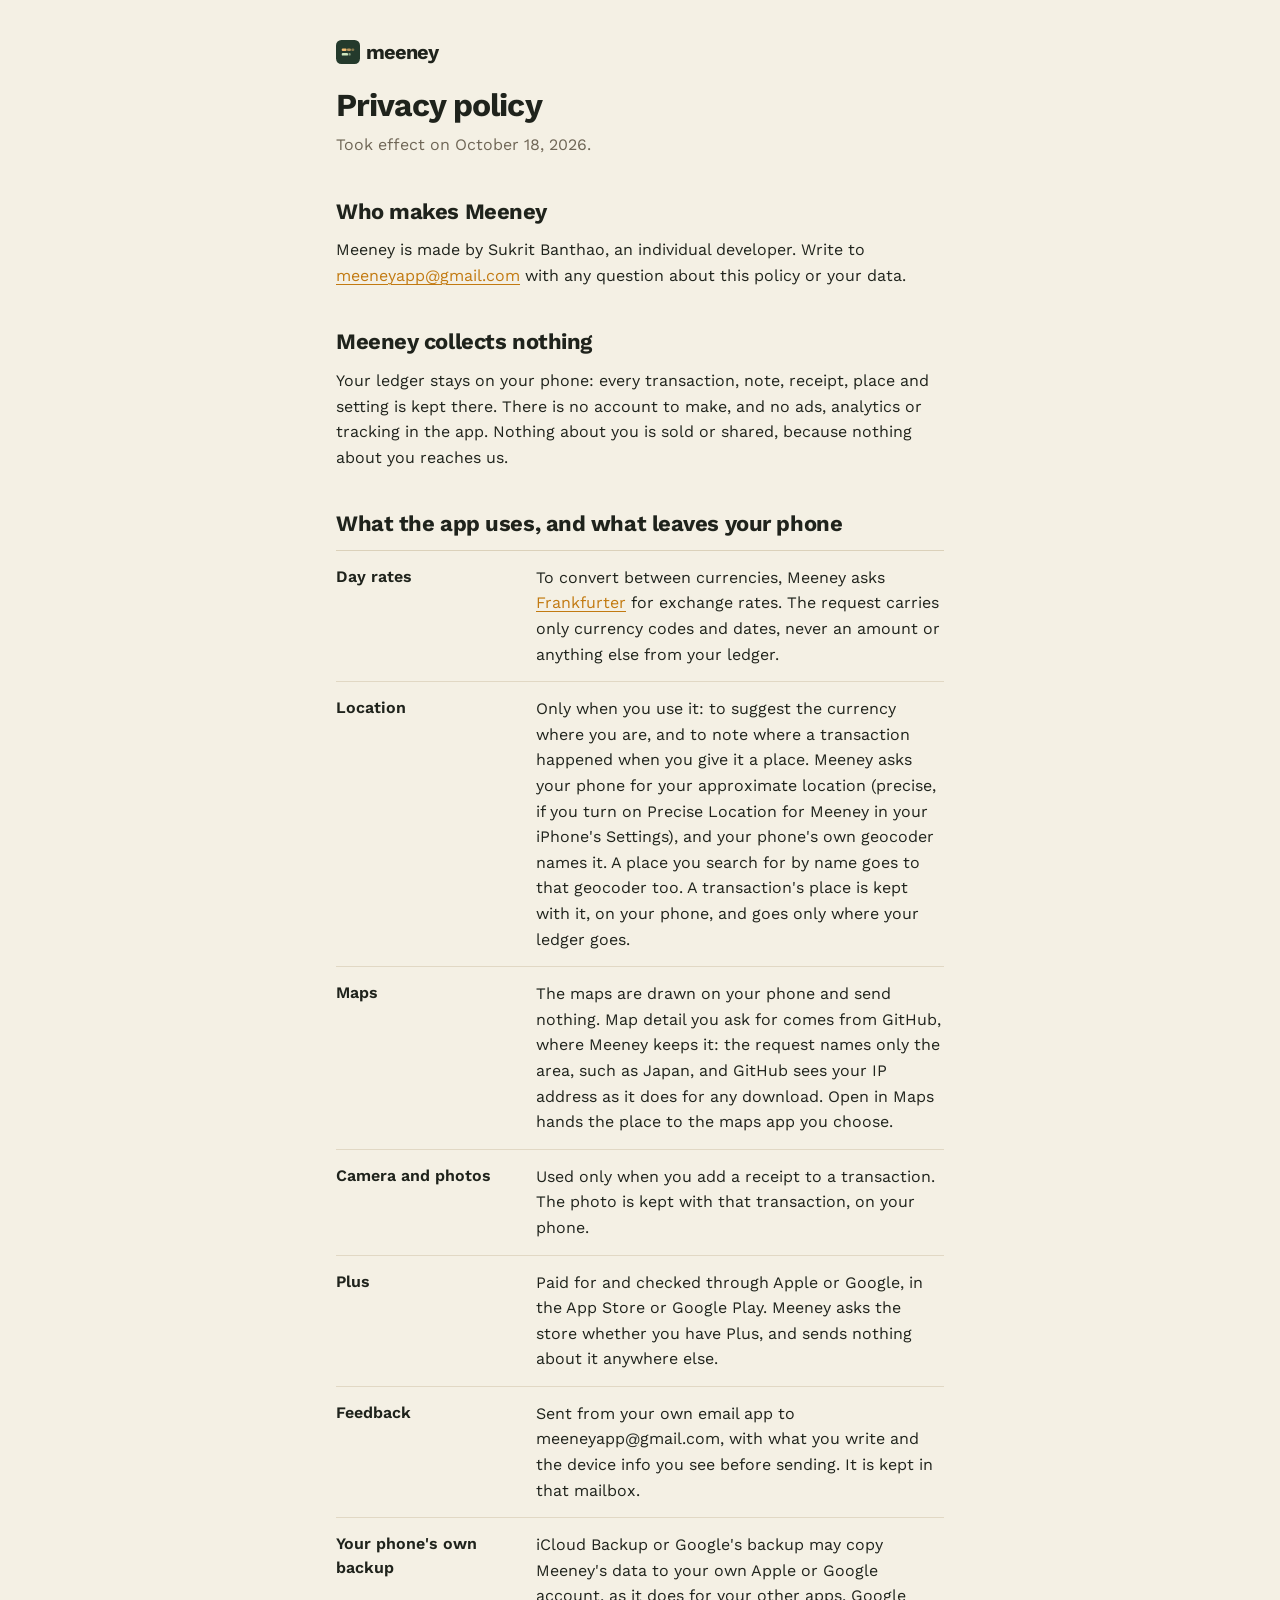
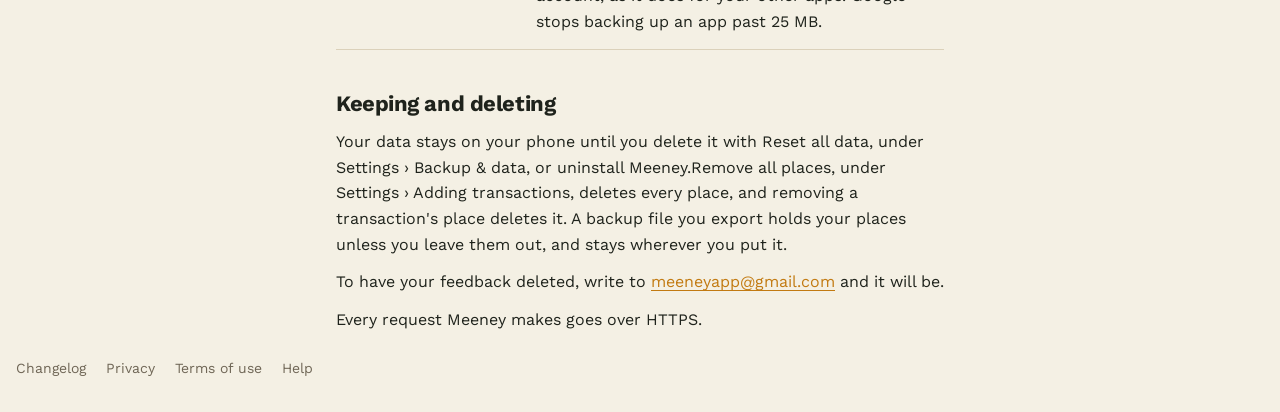
<file: meeney/privacy/index.html>
<!DOCTYPE html><html lang="en" data-scheme="parchment" data-theme="device" data-astro-cid-ybatimd6><head><meta charset="utf-8"><meta name="viewport" content="width=device-width, initial-scale=1"><title>Privacy policy · Meeney</title><meta name="description" content="What Meeney keeps on your phone, and the little that ever leaves it."><link rel="icon" href="data:image/svg+xml,%3c!--%20Generated%20by%20prototypes/scripts/app-icon.mjs%20from%20schemes.json%20(Parchment)%20and%20app-icon.json.%20Do%20not%20edit%20by%20hand.%20--%3e%3csvg%20xmlns='http://www.w3.org/2000/svg'%20viewBox='0%200%20100%20100'%3e%3crect%20width='100'%20height='100'%20rx='22.4'%20fill='%23243a2c'/%3e%3crect%20x='24'%20y='35'%20width='20'%20height='11'%20rx='4'%20fill='%23f6be72'/%3e%3crect%20x='46'%20y='35'%20width='16'%20height='11'%20rx='4'%20fill='%23f6be72'%20opacity='0.7'/%3e%3crect%20x='64'%20y='35'%20width='12'%20height='11'%20rx='4'%20fill='%23f6be72'%20opacity='0.45'/%3e%3crect%20x='24'%20y='54'%20width='26'%20height='11'%20rx='4'%20fill='%23cfe8bf'/%3e%3crect%20x='52'%20y='54'%20width='9'%20height='11'%20rx='4'%20fill='%23cfe8bf'%20opacity='0.6'/%3e%3c/svg%3e" type="image/svg+xml"><meta property="og:type" content="website"><meta property="og:site_name" content="Meeney"><meta property="og:title" content="Privacy policy · Meeney"><meta property="og:description" content="What Meeney keeps on your phone, and the little that ever leaves it."><meta property="og:url" content="https://arskiir.github.io/meeney/privacy/"><meta property="og:image" content="https://arskiir.github.io/meeney/_astro/meeney-preview.LmObL3iy.png"><meta property="og:image:type" content="image/png"><meta property="og:image:width" content="1200"><meta property="og:image:height" content="630"><meta property="og:image:alt" content="The Meeney logo, and the line: Track what comes in and what goes out, kept on your device."><meta name="twitter:card" content="summary_large_image"><style>[data-scheme="parchment"] {
  --page-light: #f4f0e4;
  --page-dark: #1f1c17;
  --inset-light: #e4d9c1;
  --inset-dark: #161410;
  --card-light: #fdfbf6;
  --card-dark: #2a261f;
  --ink-light: #1f231c;
  --ink-dark: #f0e8d4;
  --ink-muted-light: #6f6656;
  --ink-muted-dark: #a39e90;
  --line-light: #dbd1ba;
  --line-dark: #3d3930;
  --primary-light: #c27a11;
  --primary-dark: #e0b04a;
  --primary-container-light: #ffd18a;
  --primary-container-dark: #57432b;
  --on-primary-container-light: #4a3100;
  --on-primary-container-dark: #fcddbd;
  --income-light: #2f7250;
  --income-dark: #6fbf8f;
  --expense-light: #c2420c;
  --expense-dark: #e56a38;
  --tile-light: #ece4d0;
  --tile-dark: #2a261f;
  --heat-light: #e2762c;
  --heat-dark: #784229;
  --balance-light: #243a2c;
  --balance-dark: #e0b04a;
  --on-balance-light: #fff8ec;
  --on-balance-dark: #1f1c17;
  --on-balance-muted-light: #c4d6bb;
  --on-balance-muted-dark: #4f3b18;
  --balance-income-light: #cfe8bf;
  --balance-income-dark: #225038;
  --balance-expense-light: #f6be72;
  --balance-expense-dark: #70260e;
}

[data-scheme="banknote"] {
  --page-light: #edeee4;
  --page-dark: #1a151d;
  --inset-light: #dde0d0;
  --inset-dark: #120e15;
  --card-light: #f7f8f1;
  --card-dark: #26202b;
  --ink-light: #35293b;
  --ink-dark: #ece5d9;
  --ink-muted-light: #6d6475;
  --ink-muted-dark: #9c93a2;
  --line-light: #d1d4c4;
  --line-dark: #3a3140;
  --primary-light: #23766f;
  --primary-dark: #63c7ba;
  --primary-container-light: #cfe5e0;
  --primary-container-dark: #27514c;
  --on-primary-container-light: #174a45;
  --on-primary-container-dark: #c6ede7;
  --income-light: #226b57;
  --income-dark: #7fd4ae;
  --expense-light: #c22f1c;
  --expense-dark: #ff7d5e;
  --tile-light: #e1e4d5;
  --tile-dark: #26202b;
  --heat-light: #cc7f90;
  --heat-dark: #7e3a49;
  --balance-light: #35293b;
  --balance-dark: #e7e5d6;
  --on-balance-light: #f2ecdf;
  --on-balance-dark: #35293b;
  --on-balance-muted-light: #b3a8ba;
  --on-balance-muted-dark: #6c6272;
  --balance-income-light: #9fdcc3;
  --balance-income-dark: #1c6a54;
  --balance-expense-light: #f6a68f;
  --balance-expense-dark: #b82c19;
}

[data-scheme="aurora"] {
  --page-light: #eef2fb;
  --page-dark: #0b1020;
  --inset-light: #dee5f4;
  --inset-dark: #070b17;
  --card-light: #ffffff;
  --card-dark: #161d35;
  --ink-light: #141a33;
  --ink-dark: #e7ecff;
  --ink-muted-light: #606985;
  --ink-muted-dark: #8d97ba;
  --line-light: #d1daee;
  --line-dark: #26304f;
  --primary-light: #167a68;
  --primary-dark: #7ef0c8;
  --primary-container-light: #cdeee5;
  --primary-container-dark: #1c4a46;
  --on-primary-container-light: #0b4a3f;
  --on-primary-container-dark: #a9ffe4;
  --income-light: #167552;
  --income-dark: #72e5b3;
  --expense-light: #bd3459;
  --expense-dark: #ff809b;
  --tile-light: #e3e9f6;
  --tile-dark: #161d35;
  --heat-light: #9580f0;
  --heat-dark: #6a4fd6;
  --balance-light: #1a2140;
  --balance-dark: #161d35;
  --on-balance-light: #eef2ff;
  --on-balance-dark: #eef2ff;
  --on-balance-muted-light: #9ba7cf;
  --on-balance-muted-dark: #9ba7cf;
  --balance-income-light: #92f1c8;
  --balance-income-dark: #92f1c8;
  --balance-expense-light: #ffa3b7;
  --balance-expense-dark: #ffa3b7;
}

[data-scheme="ledger"] {
  --page-light: #e9eee2;
  --page-dark: #11201a;
  --inset-light: #d8dfcd;
  --inset-dark: #0b1610;
  --card-light: #f5f8ef;
  --card-dark: #1b2c25;
  --ink-light: #1e2924;
  --ink-dark: #ebe8d6;
  --ink-muted-light: #5c6a61;
  --ink-muted-dark: #90a094;
  --line-light: #c8d2be;
  --line-dark: #2a3c33;
  --primary-light: #7f6118;
  --primary-dark: #dcb45c;
  --primary-container-light: #efe1b3;
  --primary-container-dark: #4d3d12;
  --on-primary-container-light: #574310;
  --on-primary-container-dark: #f6e2ad;
  --income-light: #1f5f96;
  --income-dark: #7fb9ee;
  --expense-light: #b5312a;
  --expense-dark: #f27b64;
  --tile-light: #dce4d1;
  --tile-dark: #1b2c25;
  --heat-light: #e0715a;
  --heat-dark: #7c3a2e;
  --balance-light: #1f3d31;
  --balance-dark: #dcb45c;
  --on-balance-light: #f1eddc;
  --on-balance-dark: #1c2a22;
  --on-balance-muted-light: #a6bdae;
  --on-balance-muted-dark: #5d4a18;
  --balance-income-light: #a8d4f5;
  --balance-income-dark: #17436b;
  --balance-expense-light: #f2a48a;
  --balance-expense-dark: #7a2118;
}

[data-scheme="coin"] {
  --page-light: #f0eeeb;
  --page-dark: #16171a;
  --inset-light: #e1ded9;
  --inset-dark: #0f1012;
  --card-light: #fbfaf8;
  --card-dark: #212329;
  --ink-light: #25221f;
  --ink-dark: #ebe8e2;
  --ink-muted-light: #6a645d;
  --ink-muted-dark: #99968f;
  --line-light: #d7d2cb;
  --line-dark: #33353b;
  --primary-light: #3d6b93;
  --primary-dark: #84b4dc;
  --primary-container-light: #d3e2ee;
  --primary-container-dark: #29435a;
  --on-primary-container-light: #1c3b55;
  --on-primary-container-dark: #cfe4f6;
  --income-light: #24735a;
  --income-dark: #72cfa9;
  --expense-light: #b04f22;
  --expense-dark: #ea8a5d;
  --tile-light: #e5e0d9;
  --tile-dark: #212329;
  --heat-light: #cf7748;
  --heat-dark: #9a4b26;
  --balance-light: #2c2e33;
  --balance-dark: #8a4520;
  --on-balance-light: #f3f1ed;
  --on-balance-dark: #fff6ee;
  --on-balance-muted-light: #a6a8ad;
  --on-balance-muted-dark: #e0b294;
  --balance-income-light: #8fdcbe;
  --balance-income-dark: #9fe3bf;
  --balance-expense-light: #f3a978;
  --balance-expense-dark: #ffc4a0;
}

[data-scheme="dusk"] {
  --page-light: #f3f0f7;
  --page-dark: #14132a;
  --inset-light: #e4dfec;
  --inset-dark: #0d0c1d;
  --card-light: #fcfaff;
  --card-dark: #1f1d3a;
  --ink-light: #1f1b30;
  --ink-dark: #f3ebda;
  --ink-muted-light: #6f6a86;
  --ink-muted-dark: #9b94b8;
  --line-light: #d8d2e3;
  --line-dark: #2f2c4e;
  --primary-light: #a45c0a;
  --primary-dark: #f3a942;
  --primary-container-light: #ffe2b6;
  --primary-container-dark: #5b3b0e;
  --on-primary-container-light: #5a3a04;
  --on-primary-container-dark: #ffe0a6;
  --income-light: #257559;
  --income-dark: #71d3aa;
  --expense-light: #bf3a28;
  --expense-dark: #ff8c6b;
  --tile-light: #e8e3f0;
  --tile-dark: #1f1d3a;
  --heat-light: #d9662e;
  --heat-dark: #a4521e;
  --balance-light: #221d45;
  --balance-dark: #e9a03a;
  --on-balance-light: #fff3e3;
  --on-balance-dark: #2b1a05;
  --on-balance-muted-light: #b6add0;
  --on-balance-muted-dark: #6b4711;
  --balance-income-light: #9fe6c7;
  --balance-income-dark: #093a2a;
  --balance-expense-light: #ffb38b;
  --balance-expense-dark: #7b1f10;
}

[data-theme="light"] {
  color-scheme: light;
  --page: var(--page-light);
  --inset: var(--inset-light);
  --card: var(--card-light);
  --ink: var(--ink-light);
  --ink-muted: var(--ink-muted-light);
  --line: var(--line-light);
  --primary: var(--primary-light);
  --primary-container: var(--primary-container-light);
  --on-primary-container: var(--on-primary-container-light);
  --income: var(--income-light);
  --expense: var(--expense-light);
  --tile: var(--tile-light);
  --heat: var(--heat-light);
  --balance: var(--balance-light);
  --on-balance: var(--on-balance-light);
  --on-balance-muted: var(--on-balance-muted-light);
  --balance-income: var(--balance-income-light);
  --balance-expense: var(--balance-expense-light);
}

[data-theme="dark"] {
  color-scheme: dark;
  --page: var(--page-dark);
  --inset: var(--inset-dark);
  --card: var(--card-dark);
  --ink: var(--ink-dark);
  --ink-muted: var(--ink-muted-dark);
  --line: var(--line-dark);
  --primary: var(--primary-dark);
  --primary-container: var(--primary-container-dark);
  --on-primary-container: var(--on-primary-container-dark);
  --income: var(--income-dark);
  --expense: var(--expense-dark);
  --tile: var(--tile-dark);
  --heat: var(--heat-dark);
  --balance: var(--balance-dark);
  --on-balance: var(--on-balance-dark);
  --on-balance-muted: var(--on-balance-muted-dark);
  --balance-income: var(--balance-income-dark);
  --balance-expense: var(--balance-expense-dark);
}

[data-scheme="parchment"][data-theme="light"] [data-screenshot]:not([data-set="parchment"][data-look="light"]) { display: none; }

[data-scheme="parchment"][data-theme="dark"] [data-screenshot]:not([data-set="parchment"][data-look="dark"]) { display: none; }

[data-scheme="banknote"][data-theme="light"] [data-screenshot]:not([data-set="banknote"][data-look="light"]) { display: none; }

[data-scheme="banknote"][data-theme="dark"] [data-screenshot]:not([data-set="banknote"][data-look="dark"]) { display: none; }

[data-scheme="aurora"][data-theme="light"] [data-screenshot]:not([data-set="aurora"][data-look="light"]) { display: none; }

[data-scheme="aurora"][data-theme="dark"] [data-screenshot]:not([data-set="aurora"][data-look="dark"]) { display: none; }

[data-scheme="ledger"][data-theme="light"] [data-screenshot]:not([data-set="ledger"][data-look="light"]) { display: none; }

[data-scheme="ledger"][data-theme="dark"] [data-screenshot]:not([data-set="ledger"][data-look="dark"]) { display: none; }

[data-scheme="coin"][data-theme="light"] [data-screenshot]:not([data-set="coin"][data-look="light"]) { display: none; }

[data-scheme="coin"][data-theme="dark"] [data-screenshot]:not([data-set="coin"][data-look="dark"]) { display: none; }

[data-scheme="dusk"][data-theme="light"] [data-screenshot]:not([data-set="dusk"][data-look="light"]) { display: none; }

[data-scheme="dusk"][data-theme="dark"] [data-screenshot]:not([data-set="dusk"][data-look="dark"]) { display: none; }</style><style>/* ─── What each colour set adds beyond its colours ───────────────────────────────────────────────
   Presentation, not colour data: the Flutter app draws its own. A set with a gradient page keeps the
   page flat where the Islands sit, so the Island fade lands on the same colour. Animated colours
   are registered properties animated on the root, so every surface reading them stays in step. */

/* Parchment: the shell nav's Island takes a hairline of ink by day, so the tan band has an edge on the page. */
[data-scheme="parchment"]:not([data-theme="dark"]) {
  --island-ring: color-mix(in srgb, var(--ink) 9%, transparent);
}

/* Banknote: guilloché on the balance card, two ring systems from either end making a moiré. */
[data-scheme="banknote"] {
  --balance-image:
    repeating-radial-gradient(
      circle at 108% 50%,
      transparent 0 5px,
      rgba(255, 255, 255, 0.055) 5px 6px
    ),
    repeating-radial-gradient(
      circle at -8% 50%,
      transparent 0 5px,
      rgba(255, 255, 255, 0.055) 5px 6px
    );
  --balance-ring: rgba(255, 255, 255, 0.08);
}
[data-scheme="banknote"][data-theme="dark"] {
  /* The note itself: dark rings on cotton, and a fine security thread of teal. */
  --balance-image:
    linear-gradient(
      to right,
      transparent calc(72% - 1px),
      rgba(35, 118, 111, 0.35) calc(72% - 1px),
      rgba(35, 118, 111, 0.35) calc(72% + 1px),
      transparent calc(72% + 1px)
    ),
    repeating-radial-gradient(
      circle at 108% 50%,
      transparent 0 5px,
      rgba(53, 41, 59, 0.07) 5px 6px
    ),
    repeating-radial-gradient(circle at -8% 50%, transparent 0 5px, rgba(53, 41, 59, 0.07) 5px 6px);
  --balance-ring: rgba(53, 41, 59, 0.12);
}

/* Aurora: three sky colours drift; the page reads them at the top and is flat paper below. */
@property --sky-a {
  syntax: "<color>";
  inherits: true;
  initial-value: transparent;
}
@property --sky-b {
  syntax: "<color>";
  inherits: true;
  initial-value: transparent;
}
@property --sky-c {
  syntax: "<color>";
  inherits: true;
  initial-value: transparent;
}
@keyframes aurora-day {
  0% {
    --sky-a: #ffd6c4;
    --sky-b: #cfe0ff;
    --sky-c: #f3d2ea;
  }
  50% {
    --sky-a: #ffe1c0;
    --sky-b: #d8d2ff;
    --sky-c: #ffd4dc;
  }
  100% {
    --sky-a: #fbd0d0;
    --sky-b: #c8e6ff;
    --sky-c: #ead4f5;
  }
}
@keyframes aurora-night {
  0% {
    --sky-a: #157a6e;
    --sky-b: #3a2d8c;
    --sky-c: #6a2a5e;
  }
  50% {
    --sky-a: #1f9a78;
    --sky-b: #2a4aa6;
    --sky-c: #7b2f6e;
  }
  100% {
    --sky-a: #17607f;
    --sky-b: #4b2a8a;
    --sky-c: #5b2f78;
  }
}
[data-scheme="aurora"] {
  --sky-a: #ffd6c4;
  --sky-b: #cfe0ff;
  --sky-c: #f3d2ea;
  animation: aurora-day 26s ease-in-out infinite alternate;
  --page-image:
    radial-gradient(90% 46% at 12% -6%, var(--sky-a), transparent 72%),
    radial-gradient(75% 40% at 88% 2%, var(--sky-b), transparent 72%),
    radial-gradient(60% 34% at 55% 22%, var(--sky-c), transparent 72%);
  --island-ring: color-mix(in srgb, var(--ink) 10%, transparent);
  --balance-image: linear-gradient(
    135deg,
    color-mix(in srgb, var(--sky-b) 34%, transparent),
    transparent 55%,
    color-mix(in srgb, var(--sky-a) 22%, transparent)
  );
  --balance-ring: rgba(255, 255, 255, 0.12);
}
[data-scheme="aurora"][data-theme="dark"] {
  --sky-a: #157a6e;
  --sky-b: #3a2d8c;
  --sky-c: #6a2a5e;
  animation-name: aurora-night;
  --page-image:
    radial-gradient(90% 48% at 12% -8%, var(--sky-a), transparent 72%),
    radial-gradient(78% 42% at 90% 0%, var(--sky-b), transparent 72%),
    radial-gradient(62% 34% at 55% 24%, var(--sky-c), transparent 72%);
  --island-ring: rgba(255, 255, 255, 0.09);
  --balance-image: linear-gradient(
    135deg,
    color-mix(in srgb, var(--sky-a) 45%, transparent),
    transparent 55%,
    color-mix(in srgb, var(--sky-c) 40%, transparent)
  );
  --balance-ring: rgba(255, 255, 255, 0.1);
}

/* Ledger: by day, plain green paper with the month's figures on bottle-green cloth; by night the book
   is closed, so the page is the cloth cover itself, a faint weave, and the figures are gold foil. */
[data-scheme="ledger"] {
  --balance-image:
    repeating-linear-gradient(45deg, rgba(255, 255, 255, 0.03) 0 2px, transparent 2px 6px),
    repeating-linear-gradient(-45deg, rgba(255, 255, 255, 0.03) 0 2px, transparent 2px 6px);
}
[data-scheme="ledger"][data-theme="dark"] {
  --page-image:
    repeating-linear-gradient(45deg, rgba(235, 232, 214, 0.028) 0 1px, transparent 1px 5px),
    repeating-linear-gradient(-45deg, rgba(235, 232, 214, 0.028) 0 1px, transparent 1px 5px);
  --balance-image: linear-gradient(
    135deg,
    #efcf82 0%,
    #d8ad4e 28%,
    #b98a2b 54%,
    #e2bc63 80%,
    #f3d892 100%
  );
  --balance-ring: rgba(255, 240, 200, 0.35);
}

/* Coin: a sheen turns across the balance card, pewter by day and copper by night. */
@property --sheen {
  syntax: "<angle>";
  inherits: true;
  initial-value: 0deg;
}
@keyframes sheen-turn {
  to {
    --sheen: 360deg;
  }
}
[data-scheme="coin"] {
  --sheen: 20deg;
  animation: sheen-turn 16s linear infinite;
  --balance-image:
    conic-gradient(
      from var(--sheen) at 28% 130%,
      transparent 0deg,
      rgba(255, 255, 255, 0.11) 28deg,
      transparent 56deg,
      transparent 200deg,
      rgba(255, 255, 255, 0.06) 226deg,
      transparent 252deg
    ),
    linear-gradient(160deg, #3b3e45 0%, #24262b 45%, #33363d 100%);
  --balance-ring: rgba(255, 255, 255, 0.1);
}
[data-scheme="coin"][data-theme="dark"] {
  --balance-image:
    conic-gradient(
      from var(--sheen) at 28% 130%,
      transparent 0deg,
      rgba(255, 240, 220, 0.2) 28deg,
      transparent 56deg,
      transparent 200deg,
      rgba(255, 240, 220, 0.1) 226deg,
      transparent 252deg
    ),
    linear-gradient(150deg, #a85a2e 0%, #8a4520 42%, #6b3314 72%, #a25a2c 100%);
  --balance-ring: rgba(255, 220, 190, 0.28);
}

/* Dusk: a glow at the top of the page breathes between saffron and rose; the balance card is the sky it sits in. */
@property --glow {
  syntax: "<color>";
  inherits: true;
  initial-value: transparent;
}
@keyframes dusk-day {
  0%,
  100% {
    --glow: #f7c98a;
  }
  50% {
    --glow: #f0a9b8;
  }
}
@keyframes dusk-night {
  0%,
  100% {
    --glow: #f2a740;
  }
  50% {
    --glow: #e5667a;
  }
}
[data-scheme="dusk"] {
  --glow: #f7c98a;
  animation: dusk-day 18s ease-in-out infinite;
  --page-image:
    radial-gradient(
      80% 42% at 18% -8%,
      color-mix(in srgb, var(--glow) 60%, transparent),
      transparent 70%
    ),
    radial-gradient(60% 34% at 92% -2%, rgba(203, 190, 240, 0.7), transparent 70%);
  --balance-image:
    radial-gradient(
      70% 90% at 100% 0%,
      color-mix(in srgb, var(--glow) 42%, transparent),
      transparent 70%
    ),
    linear-gradient(150deg, #221d45 0%, #2b2058 55%, #3c2354 100%);
  --balance-ring: rgba(255, 243, 227, 0.1);
}
[data-scheme="dusk"][data-theme="dark"] {
  --glow: #f2a740;
  animation-name: dusk-night;
  --page-image:
    radial-gradient(
      85% 42% at 14% -10%,
      color-mix(in srgb, var(--glow) 30%, transparent),
      transparent 70%
    ),
    radial-gradient(60% 32% at 92% -4%, rgba(90, 60, 140, 0.5), transparent 70%);
  --balance-image:
    radial-gradient(
      70% 90% at 100% 0%,
      color-mix(in srgb, var(--glow) 55%, transparent),
      transparent 70%
    ),
    linear-gradient(150deg, #f6b64e 0%, #e28a1c 55%, #f4c469 100%);
  --balance-ring: rgba(255, 235, 200, 0.3);
}

@media (prefers-reduced-motion: reduce) {
  [data-scheme] {
    animation: none;
  }
}
</style><style>[data-theme="device"] { color-scheme: dark; --page: var(--page-dark); --inset: var(--inset-dark); --card: var(--card-dark); --ink: var(--ink-dark); --ink-muted: var(--ink-muted-dark); --line: var(--line-dark); --primary: var(--primary-dark); --primary-container: var(--primary-container-dark); --on-primary-container: var(--on-primary-container-dark); --income: var(--income-dark); --expense: var(--expense-dark); --tile: var(--tile-dark); --heat: var(--heat-dark); --balance: var(--balance-dark); --on-balance: var(--on-balance-dark); --on-balance-muted: var(--on-balance-muted-dark); --balance-income: var(--balance-income-dark); --balance-expense: var(--balance-expense-dark); }

@media (prefers-color-scheme: light) {
  [data-theme="device"] { color-scheme: light; --page: var(--page-light); --inset: var(--inset-light); --card: var(--card-light); --ink: var(--ink-light); --ink-muted: var(--ink-muted-light); --line: var(--line-light); --primary: var(--primary-light); --primary-container: var(--primary-container-light); --on-primary-container: var(--on-primary-container-light); --income: var(--income-light); --expense: var(--expense-light); --tile: var(--tile-light); --heat: var(--heat-light); --balance: var(--balance-light); --on-balance: var(--on-balance-light); --on-balance-muted: var(--on-balance-muted-light); --balance-income: var(--balance-income-light); --balance-expense: var(--balance-expense-light); }
}</style><style>.store[data-astro-cid-e7n2n6xg]{flex-direction:column;gap:40px;display:flex}.intro[data-astro-cid-e7n2n6xg]{flex-direction:column;align-items:flex-start;gap:16px;display:flex}.title[data-astro-cid-e7n2n6xg]{flex-direction:column;gap:8px;display:flex}.store[data-astro-cid-e7n2n6xg] .home[data-astro-cid-e7n2n6xg]{color:inherit;border-radius:8px;text-decoration:none}h1[data-astro-cid-e7n2n6xg]{letter-spacing:-.03em;margin:0;font-size:32px;font-weight:680;line-height:1.15}.title[data-astro-cid-e7n2n6xg] p{color:var(--ink-muted)}.store[data-astro-cid-e7n2n6xg] section{flex-direction:column;gap:12px;display:flex}.store[data-astro-cid-e7n2n6xg] h2{letter-spacing:-.02em;font-size:22px;font-weight:680;line-height:1.25}.store[data-astro-cid-e7n2n6xg] h3{letter-spacing:-.01em;font-size:17px;font-weight:620}.store[data-astro-cid-e7n2n6xg] p,.store[data-astro-cid-e7n2n6xg] li,.store[data-astro-cid-e7n2n6xg] dd{line-height:1.6}.store[data-astro-cid-e7n2n6xg] ul{flex-direction:column;gap:6px;padding-left:20px;list-style:outside;display:flex}.store[data-astro-cid-e7n2n6xg] li::marker{color:var(--ink-muted)}.store[data-astro-cid-e7n2n6xg] a{color:var(--primary);text-underline-offset:3px;text-decoration:underline 1px}.store[data-astro-cid-e7n2n6xg] a:focus-visible{outline:2px solid var(--primary);outline-offset:3px;border-radius:4px}.store[data-astro-cid-e7n2n6xg] .facts{border-top:1px solid var(--line);border-bottom:1px solid var(--line);flex-direction:column;margin:0;display:flex}.store[data-astro-cid-e7n2n6xg] .facts>div{gap:2px 24px;padding:14px 0;display:grid}.store[data-astro-cid-e7n2n6xg] .facts>div+div{border-top:1px solid var(--line-soft)}.store[data-astro-cid-e7n2n6xg] .facts dt{font-weight:620}.store[data-astro-cid-e7n2n6xg] .facts dd{margin:0}@media (width>=560px){.store[data-astro-cid-e7n2n6xg] .facts>div{grid-template-columns:11rem 1fr}}:root[lang=ja] .store[data-astro-cid-e7n2n6xg]{word-break:auto-phrase;font-family:Work Sans,Hiragino Sans,Hiragino Kaku Gothic ProN,Noto Sans JP,Yu Gothic UI,Meiryo,sans-serif}:root[lang=ja] h1[data-astro-cid-e7n2n6xg]{text-wrap:balance}:root[lang=ja] .store[data-astro-cid-e7n2n6xg] p,:root[lang=ja] .store[data-astro-cid-e7n2n6xg] dd{line-height:1.8}
</style><link rel="stylesheet" href="/meeney/_astro/Page.DPkakDM6.css"></head><body class="script-free" data-astro-cid-ybatimd6><div class="sky" aria-hidden="true" data-astro-cid-ybatimd6></div><main data-astro-cid-ybatimd6><article class="store" data-astro-cid-e7n2n6xg><header class="intro" data-astro-cid-e7n2n6xg><a class="home" href="/meeney/" aria-label="Meeney home" data-astro-cid-e7n2n6xg><span class="logo" style="--name-size: 20px" data-astro-cid-f7espo7c><span class="mark" aria-hidden="true" data-astro-cid-f7espo7c><picture data-astro-cid-f7espo7c><source srcset="data:image/svg+xml,%3c!--%20Generated%20by%20prototypes/scripts/app-icon.mjs%20from%20schemes.json%20(Parchment)%20and%20app-icon.json.%20Do%20not%20edit%20by%20hand.%20--%3e%3csvg%20xmlns='http://www.w3.org/2000/svg'%20viewBox='0%200%20100%20100'%3e%3crect%20width='100'%20height='100'%20rx='22.4'%20fill='%23243a2c'/%3e%3crect%20x='24'%20y='35'%20width='20'%20height='11'%20rx='4'%20fill='%23f6be72'/%3e%3crect%20x='46'%20y='35'%20width='16'%20height='11'%20rx='4'%20fill='%23f6be72'%20opacity='0.7'/%3e%3crect%20x='64'%20y='35'%20width='12'%20height='11'%20rx='4'%20fill='%23f6be72'%20opacity='0.45'/%3e%3crect%20x='24'%20y='54'%20width='26'%20height='11'%20rx='4'%20fill='%23cfe8bf'/%3e%3crect%20x='52'%20y='54'%20width='9'%20height='11'%20rx='4'%20fill='%23cfe8bf'%20opacity='0.6'/%3e%3c/svg%3e" media="(prefers-color-scheme: light)" data-astro-cid-f7espo7c><img src="data:image/svg+xml,%3c!--%20Generated%20by%20prototypes/scripts/app-icon.mjs%20from%20schemes.json%20(Parchment)%20and%20app-icon.json.%20Do%20not%20edit%20by%20hand.%20--%3e%3csvg%20xmlns='http://www.w3.org/2000/svg'%20viewBox='0%200%20100%20100'%3e%3crect%20width='100'%20height='100'%20rx='22.4'%20fill='%23161410'/%3e%3crect%20x='24'%20y='35'%20width='20'%20height='11'%20rx='4'%20fill='%23e56a38'/%3e%3crect%20x='46'%20y='35'%20width='16'%20height='11'%20rx='4'%20fill='%23e56a38'%20opacity='0.7'/%3e%3crect%20x='64'%20y='35'%20width='12'%20height='11'%20rx='4'%20fill='%23e56a38'%20opacity='0.45'/%3e%3crect%20x='24'%20y='54'%20width='26'%20height='11'%20rx='4'%20fill='%236fbf8f'/%3e%3crect%20x='52'%20y='54'%20width='9'%20height='11'%20rx='4'%20fill='%236fbf8f'%20opacity='0.6'/%3e%3c/svg%3e" alt="" data-astro-cid-f7espo7c></picture></span><span class="name" data-astro-cid-f7espo7c>meeney</span></span></a><div class="title" data-astro-cid-e7n2n6xg><h1 data-astro-cid-e7n2n6xg>Privacy policy</h1><p>Took effect on <time datetime="2026-10-18">October 18, 2026</time>.</p></div></header><section><h2>Who makes Meeney</h2><p>Meeney is made by Sukrit Banthao, an individual developer. Write to <a href="mailto:meeneyapp@gmail.com">meeneyapp@gmail.com</a> with any question about this policy or your data.</p></section><section><h2>Meeney collects nothing</h2><p>Your ledger stays on your phone: every transaction, note, receipt, place and setting is kept there. There is no account to make, and no ads, analytics or tracking in the app. Nothing about you is sold or shared, because nothing about you reaches us.</p></section><section><h2>What the app uses, and what leaves your phone</h2><dl class="facts"><div><dt>Day rates</dt><dd>To convert between currencies, Meeney asks <a href="https://frankfurter.dev/">Frankfurter</a> for exchange rates. The request carries only currency codes and dates, never an amount or anything else from your ledger.</dd></div><div><dt>Location</dt><dd>Only when you use it: to suggest the currency where you are, and to note where a transaction happened when you give it a place. Meeney asks your phone for your approximate location (precise, if you turn on Precise Location for Meeney in your iPhone's Settings), and your phone's own geocoder names it. A place you search for by name goes to that geocoder too. A transaction's place is kept with it, on your phone, and goes only where your ledger goes.</dd></div><div><dt>Maps</dt><dd>The maps are drawn on your phone and send nothing. Map detail you ask for comes from GitHub, where Meeney keeps it: the request names only the area, such as Japan, and GitHub sees your IP address as it does for any download. Open in Maps hands the place to the maps app you choose.</dd></div><div><dt>Camera and photos</dt><dd>Used only when you add a receipt to a transaction. The photo is kept with that transaction, on your phone.</dd></div><div><dt>Plus</dt><dd>Paid for and checked through Apple or Google, in the App Store or Google Play. Meeney asks the store whether you have Plus, and sends nothing about it anywhere else.</dd></div><div><dt>Feedback</dt><dd>Sent from your own email app to meeneyapp@gmail.com, with what you write and the device info you see before sending. It is kept in that mailbox.</dd></div><div><dt>Your phone's own backup</dt><dd>iCloud Backup or Google's backup may copy Meeney's data to your own Apple or Google account, as it does for your other apps. Google stops backing up an app past 25 MB.</dd></div></dl></section><section><h2>Keeping and deleting</h2><p>Your data stays on your phone until you delete it with Reset all data, under Settings › Backup &amp; data, or uninstall Meeney.Remove all places, under Settings › Adding transactions, deletes every place, and removing a transaction's place deletes it. A backup file you export holds your places unless you leave them out, and stays wherever you put it.</p><p>To have your feedback deleted, write to <a href="mailto:meeneyapp@gmail.com">meeneyapp@gmail.com</a> and it will be.</p><p>Every request Meeney makes goes over HTTPS.</p></section></article></main><footer class="footer" data-astro-cid-jo6i4kqk><nav aria-label="Meeney site" data-astro-cid-jo6i4kqk><ul data-astro-cid-jo6i4kqk><li data-astro-cid-jo6i4kqk><a href="/meeney/changelog/" data-astro-cid-jo6i4kqk>Changelog</a></li><li data-astro-cid-jo6i4kqk><a href="/meeney/privacy/" data-astro-cid-jo6i4kqk>Privacy</a></li><li data-astro-cid-jo6i4kqk><a href="/meeney/terms/" data-astro-cid-jo6i4kqk>Terms of use</a></li><li data-astro-cid-jo6i4kqk><a href="/meeney/support/" data-astro-cid-jo6i4kqk>Help</a></li></ul></nav></footer></body></html>
</file>
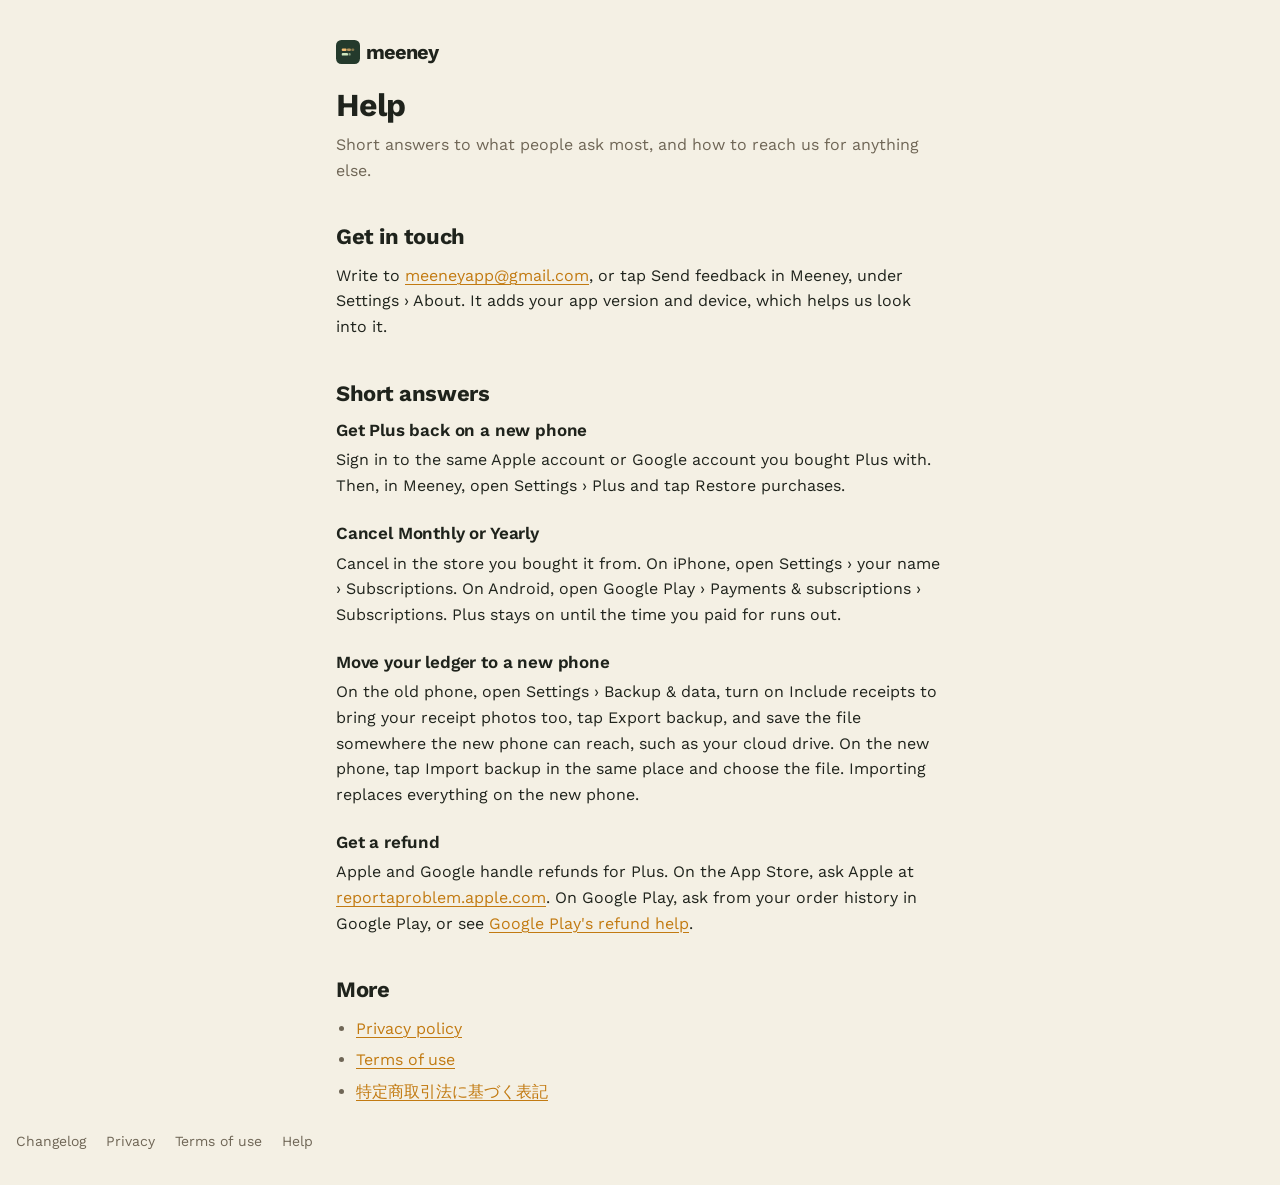
<file: meeney/support/index.html>
<!DOCTYPE html><html lang="en" data-scheme="parchment" data-theme="device" data-astro-cid-ybatimd6><head><meta charset="utf-8"><meta name="viewport" content="width=device-width, initial-scale=1"><title>Help · Meeney</title><meta name="description" content="How to reach Meeney's maker, and short answers to what people ask most."><link rel="icon" href="data:image/svg+xml,%3c!--%20Generated%20by%20prototypes/scripts/app-icon.mjs%20from%20schemes.json%20(Parchment)%20and%20app-icon.json.%20Do%20not%20edit%20by%20hand.%20--%3e%3csvg%20xmlns='http://www.w3.org/2000/svg'%20viewBox='0%200%20100%20100'%3e%3crect%20width='100'%20height='100'%20rx='22.4'%20fill='%23243a2c'/%3e%3crect%20x='24'%20y='35'%20width='20'%20height='11'%20rx='4'%20fill='%23f6be72'/%3e%3crect%20x='46'%20y='35'%20width='16'%20height='11'%20rx='4'%20fill='%23f6be72'%20opacity='0.7'/%3e%3crect%20x='64'%20y='35'%20width='12'%20height='11'%20rx='4'%20fill='%23f6be72'%20opacity='0.45'/%3e%3crect%20x='24'%20y='54'%20width='26'%20height='11'%20rx='4'%20fill='%23cfe8bf'/%3e%3crect%20x='52'%20y='54'%20width='9'%20height='11'%20rx='4'%20fill='%23cfe8bf'%20opacity='0.6'/%3e%3c/svg%3e" type="image/svg+xml"><meta property="og:type" content="website"><meta property="og:site_name" content="Meeney"><meta property="og:title" content="Help · Meeney"><meta property="og:description" content="How to reach Meeney's maker, and short answers to what people ask most."><meta property="og:url" content="https://arskiir.github.io/meeney/support/"><meta property="og:image" content="https://arskiir.github.io/meeney/_astro/meeney-preview.LmObL3iy.png"><meta property="og:image:type" content="image/png"><meta property="og:image:width" content="1200"><meta property="og:image:height" content="630"><meta property="og:image:alt" content="The Meeney logo, and the line: Track what comes in and what goes out, kept on your device."><meta name="twitter:card" content="summary_large_image"><style>[data-scheme="parchment"] {
  --page-light: #f4f0e4;
  --page-dark: #1f1c17;
  --inset-light: #e4d9c1;
  --inset-dark: #161410;
  --card-light: #fdfbf6;
  --card-dark: #2a261f;
  --ink-light: #1f231c;
  --ink-dark: #f0e8d4;
  --ink-muted-light: #6f6656;
  --ink-muted-dark: #a39e90;
  --line-light: #dbd1ba;
  --line-dark: #3d3930;
  --primary-light: #c27a11;
  --primary-dark: #e0b04a;
  --primary-container-light: #ffd18a;
  --primary-container-dark: #57432b;
  --on-primary-container-light: #4a3100;
  --on-primary-container-dark: #fcddbd;
  --income-light: #2f7250;
  --income-dark: #6fbf8f;
  --expense-light: #c2420c;
  --expense-dark: #e56a38;
  --tile-light: #ece4d0;
  --tile-dark: #2a261f;
  --heat-light: #e2762c;
  --heat-dark: #784229;
  --balance-light: #243a2c;
  --balance-dark: #e0b04a;
  --on-balance-light: #fff8ec;
  --on-balance-dark: #1f1c17;
  --on-balance-muted-light: #c4d6bb;
  --on-balance-muted-dark: #4f3b18;
  --balance-income-light: #cfe8bf;
  --balance-income-dark: #225038;
  --balance-expense-light: #f6be72;
  --balance-expense-dark: #70260e;
}

[data-scheme="banknote"] {
  --page-light: #edeee4;
  --page-dark: #1a151d;
  --inset-light: #dde0d0;
  --inset-dark: #120e15;
  --card-light: #f7f8f1;
  --card-dark: #26202b;
  --ink-light: #35293b;
  --ink-dark: #ece5d9;
  --ink-muted-light: #6d6475;
  --ink-muted-dark: #9c93a2;
  --line-light: #d1d4c4;
  --line-dark: #3a3140;
  --primary-light: #23766f;
  --primary-dark: #63c7ba;
  --primary-container-light: #cfe5e0;
  --primary-container-dark: #27514c;
  --on-primary-container-light: #174a45;
  --on-primary-container-dark: #c6ede7;
  --income-light: #226b57;
  --income-dark: #7fd4ae;
  --expense-light: #c22f1c;
  --expense-dark: #ff7d5e;
  --tile-light: #e1e4d5;
  --tile-dark: #26202b;
  --heat-light: #cc7f90;
  --heat-dark: #7e3a49;
  --balance-light: #35293b;
  --balance-dark: #e7e5d6;
  --on-balance-light: #f2ecdf;
  --on-balance-dark: #35293b;
  --on-balance-muted-light: #b3a8ba;
  --on-balance-muted-dark: #6c6272;
  --balance-income-light: #9fdcc3;
  --balance-income-dark: #1c6a54;
  --balance-expense-light: #f6a68f;
  --balance-expense-dark: #b82c19;
}

[data-scheme="aurora"] {
  --page-light: #eef2fb;
  --page-dark: #0b1020;
  --inset-light: #dee5f4;
  --inset-dark: #070b17;
  --card-light: #ffffff;
  --card-dark: #161d35;
  --ink-light: #141a33;
  --ink-dark: #e7ecff;
  --ink-muted-light: #606985;
  --ink-muted-dark: #8d97ba;
  --line-light: #d1daee;
  --line-dark: #26304f;
  --primary-light: #167a68;
  --primary-dark: #7ef0c8;
  --primary-container-light: #cdeee5;
  --primary-container-dark: #1c4a46;
  --on-primary-container-light: #0b4a3f;
  --on-primary-container-dark: #a9ffe4;
  --income-light: #167552;
  --income-dark: #72e5b3;
  --expense-light: #bd3459;
  --expense-dark: #ff809b;
  --tile-light: #e3e9f6;
  --tile-dark: #161d35;
  --heat-light: #9580f0;
  --heat-dark: #6a4fd6;
  --balance-light: #1a2140;
  --balance-dark: #161d35;
  --on-balance-light: #eef2ff;
  --on-balance-dark: #eef2ff;
  --on-balance-muted-light: #9ba7cf;
  --on-balance-muted-dark: #9ba7cf;
  --balance-income-light: #92f1c8;
  --balance-income-dark: #92f1c8;
  --balance-expense-light: #ffa3b7;
  --balance-expense-dark: #ffa3b7;
}

[data-scheme="ledger"] {
  --page-light: #e9eee2;
  --page-dark: #11201a;
  --inset-light: #d8dfcd;
  --inset-dark: #0b1610;
  --card-light: #f5f8ef;
  --card-dark: #1b2c25;
  --ink-light: #1e2924;
  --ink-dark: #ebe8d6;
  --ink-muted-light: #5c6a61;
  --ink-muted-dark: #90a094;
  --line-light: #c8d2be;
  --line-dark: #2a3c33;
  --primary-light: #7f6118;
  --primary-dark: #dcb45c;
  --primary-container-light: #efe1b3;
  --primary-container-dark: #4d3d12;
  --on-primary-container-light: #574310;
  --on-primary-container-dark: #f6e2ad;
  --income-light: #1f5f96;
  --income-dark: #7fb9ee;
  --expense-light: #b5312a;
  --expense-dark: #f27b64;
  --tile-light: #dce4d1;
  --tile-dark: #1b2c25;
  --heat-light: #e0715a;
  --heat-dark: #7c3a2e;
  --balance-light: #1f3d31;
  --balance-dark: #dcb45c;
  --on-balance-light: #f1eddc;
  --on-balance-dark: #1c2a22;
  --on-balance-muted-light: #a6bdae;
  --on-balance-muted-dark: #5d4a18;
  --balance-income-light: #a8d4f5;
  --balance-income-dark: #17436b;
  --balance-expense-light: #f2a48a;
  --balance-expense-dark: #7a2118;
}

[data-scheme="coin"] {
  --page-light: #f0eeeb;
  --page-dark: #16171a;
  --inset-light: #e1ded9;
  --inset-dark: #0f1012;
  --card-light: #fbfaf8;
  --card-dark: #212329;
  --ink-light: #25221f;
  --ink-dark: #ebe8e2;
  --ink-muted-light: #6a645d;
  --ink-muted-dark: #99968f;
  --line-light: #d7d2cb;
  --line-dark: #33353b;
  --primary-light: #3d6b93;
  --primary-dark: #84b4dc;
  --primary-container-light: #d3e2ee;
  --primary-container-dark: #29435a;
  --on-primary-container-light: #1c3b55;
  --on-primary-container-dark: #cfe4f6;
  --income-light: #24735a;
  --income-dark: #72cfa9;
  --expense-light: #b04f22;
  --expense-dark: #ea8a5d;
  --tile-light: #e5e0d9;
  --tile-dark: #212329;
  --heat-light: #cf7748;
  --heat-dark: #9a4b26;
  --balance-light: #2c2e33;
  --balance-dark: #8a4520;
  --on-balance-light: #f3f1ed;
  --on-balance-dark: #fff6ee;
  --on-balance-muted-light: #a6a8ad;
  --on-balance-muted-dark: #e0b294;
  --balance-income-light: #8fdcbe;
  --balance-income-dark: #9fe3bf;
  --balance-expense-light: #f3a978;
  --balance-expense-dark: #ffc4a0;
}

[data-scheme="dusk"] {
  --page-light: #f3f0f7;
  --page-dark: #14132a;
  --inset-light: #e4dfec;
  --inset-dark: #0d0c1d;
  --card-light: #fcfaff;
  --card-dark: #1f1d3a;
  --ink-light: #1f1b30;
  --ink-dark: #f3ebda;
  --ink-muted-light: #6f6a86;
  --ink-muted-dark: #9b94b8;
  --line-light: #d8d2e3;
  --line-dark: #2f2c4e;
  --primary-light: #a45c0a;
  --primary-dark: #f3a942;
  --primary-container-light: #ffe2b6;
  --primary-container-dark: #5b3b0e;
  --on-primary-container-light: #5a3a04;
  --on-primary-container-dark: #ffe0a6;
  --income-light: #257559;
  --income-dark: #71d3aa;
  --expense-light: #bf3a28;
  --expense-dark: #ff8c6b;
  --tile-light: #e8e3f0;
  --tile-dark: #1f1d3a;
  --heat-light: #d9662e;
  --heat-dark: #a4521e;
  --balance-light: #221d45;
  --balance-dark: #e9a03a;
  --on-balance-light: #fff3e3;
  --on-balance-dark: #2b1a05;
  --on-balance-muted-light: #b6add0;
  --on-balance-muted-dark: #6b4711;
  --balance-income-light: #9fe6c7;
  --balance-income-dark: #093a2a;
  --balance-expense-light: #ffb38b;
  --balance-expense-dark: #7b1f10;
}

[data-theme="light"] {
  color-scheme: light;
  --page: var(--page-light);
  --inset: var(--inset-light);
  --card: var(--card-light);
  --ink: var(--ink-light);
  --ink-muted: var(--ink-muted-light);
  --line: var(--line-light);
  --primary: var(--primary-light);
  --primary-container: var(--primary-container-light);
  --on-primary-container: var(--on-primary-container-light);
  --income: var(--income-light);
  --expense: var(--expense-light);
  --tile: var(--tile-light);
  --heat: var(--heat-light);
  --balance: var(--balance-light);
  --on-balance: var(--on-balance-light);
  --on-balance-muted: var(--on-balance-muted-light);
  --balance-income: var(--balance-income-light);
  --balance-expense: var(--balance-expense-light);
}

[data-theme="dark"] {
  color-scheme: dark;
  --page: var(--page-dark);
  --inset: var(--inset-dark);
  --card: var(--card-dark);
  --ink: var(--ink-dark);
  --ink-muted: var(--ink-muted-dark);
  --line: var(--line-dark);
  --primary: var(--primary-dark);
  --primary-container: var(--primary-container-dark);
  --on-primary-container: var(--on-primary-container-dark);
  --income: var(--income-dark);
  --expense: var(--expense-dark);
  --tile: var(--tile-dark);
  --heat: var(--heat-dark);
  --balance: var(--balance-dark);
  --on-balance: var(--on-balance-dark);
  --on-balance-muted: var(--on-balance-muted-dark);
  --balance-income: var(--balance-income-dark);
  --balance-expense: var(--balance-expense-dark);
}

[data-scheme="parchment"][data-theme="light"] [data-screenshot]:not([data-set="parchment"][data-look="light"]) { display: none; }

[data-scheme="parchment"][data-theme="dark"] [data-screenshot]:not([data-set="parchment"][data-look="dark"]) { display: none; }

[data-scheme="banknote"][data-theme="light"] [data-screenshot]:not([data-set="banknote"][data-look="light"]) { display: none; }

[data-scheme="banknote"][data-theme="dark"] [data-screenshot]:not([data-set="banknote"][data-look="dark"]) { display: none; }

[data-scheme="aurora"][data-theme="light"] [data-screenshot]:not([data-set="aurora"][data-look="light"]) { display: none; }

[data-scheme="aurora"][data-theme="dark"] [data-screenshot]:not([data-set="aurora"][data-look="dark"]) { display: none; }

[data-scheme="ledger"][data-theme="light"] [data-screenshot]:not([data-set="ledger"][data-look="light"]) { display: none; }

[data-scheme="ledger"][data-theme="dark"] [data-screenshot]:not([data-set="ledger"][data-look="dark"]) { display: none; }

[data-scheme="coin"][data-theme="light"] [data-screenshot]:not([data-set="coin"][data-look="light"]) { display: none; }

[data-scheme="coin"][data-theme="dark"] [data-screenshot]:not([data-set="coin"][data-look="dark"]) { display: none; }

[data-scheme="dusk"][data-theme="light"] [data-screenshot]:not([data-set="dusk"][data-look="light"]) { display: none; }

[data-scheme="dusk"][data-theme="dark"] [data-screenshot]:not([data-set="dusk"][data-look="dark"]) { display: none; }</style><style>/* ─── What each colour set adds beyond its colours ───────────────────────────────────────────────
   Presentation, not colour data: the Flutter app draws its own. A set with a gradient page keeps the
   page flat where the Islands sit, so the Island fade lands on the same colour. Animated colours
   are registered properties animated on the root, so every surface reading them stays in step. */

/* Parchment: the shell nav's Island takes a hairline of ink by day, so the tan band has an edge on the page. */
[data-scheme="parchment"]:not([data-theme="dark"]) {
  --island-ring: color-mix(in srgb, var(--ink) 9%, transparent);
}

/* Banknote: guilloché on the balance card, two ring systems from either end making a moiré. */
[data-scheme="banknote"] {
  --balance-image:
    repeating-radial-gradient(
      circle at 108% 50%,
      transparent 0 5px,
      rgba(255, 255, 255, 0.055) 5px 6px
    ),
    repeating-radial-gradient(
      circle at -8% 50%,
      transparent 0 5px,
      rgba(255, 255, 255, 0.055) 5px 6px
    );
  --balance-ring: rgba(255, 255, 255, 0.08);
}
[data-scheme="banknote"][data-theme="dark"] {
  /* The note itself: dark rings on cotton, and a fine security thread of teal. */
  --balance-image:
    linear-gradient(
      to right,
      transparent calc(72% - 1px),
      rgba(35, 118, 111, 0.35) calc(72% - 1px),
      rgba(35, 118, 111, 0.35) calc(72% + 1px),
      transparent calc(72% + 1px)
    ),
    repeating-radial-gradient(
      circle at 108% 50%,
      transparent 0 5px,
      rgba(53, 41, 59, 0.07) 5px 6px
    ),
    repeating-radial-gradient(circle at -8% 50%, transparent 0 5px, rgba(53, 41, 59, 0.07) 5px 6px);
  --balance-ring: rgba(53, 41, 59, 0.12);
}

/* Aurora: three sky colours drift; the page reads them at the top and is flat paper below. */
@property --sky-a {
  syntax: "<color>";
  inherits: true;
  initial-value: transparent;
}
@property --sky-b {
  syntax: "<color>";
  inherits: true;
  initial-value: transparent;
}
@property --sky-c {
  syntax: "<color>";
  inherits: true;
  initial-value: transparent;
}
@keyframes aurora-day {
  0% {
    --sky-a: #ffd6c4;
    --sky-b: #cfe0ff;
    --sky-c: #f3d2ea;
  }
  50% {
    --sky-a: #ffe1c0;
    --sky-b: #d8d2ff;
    --sky-c: #ffd4dc;
  }
  100% {
    --sky-a: #fbd0d0;
    --sky-b: #c8e6ff;
    --sky-c: #ead4f5;
  }
}
@keyframes aurora-night {
  0% {
    --sky-a: #157a6e;
    --sky-b: #3a2d8c;
    --sky-c: #6a2a5e;
  }
  50% {
    --sky-a: #1f9a78;
    --sky-b: #2a4aa6;
    --sky-c: #7b2f6e;
  }
  100% {
    --sky-a: #17607f;
    --sky-b: #4b2a8a;
    --sky-c: #5b2f78;
  }
}
[data-scheme="aurora"] {
  --sky-a: #ffd6c4;
  --sky-b: #cfe0ff;
  --sky-c: #f3d2ea;
  animation: aurora-day 26s ease-in-out infinite alternate;
  --page-image:
    radial-gradient(90% 46% at 12% -6%, var(--sky-a), transparent 72%),
    radial-gradient(75% 40% at 88% 2%, var(--sky-b), transparent 72%),
    radial-gradient(60% 34% at 55% 22%, var(--sky-c), transparent 72%);
  --island-ring: color-mix(in srgb, var(--ink) 10%, transparent);
  --balance-image: linear-gradient(
    135deg,
    color-mix(in srgb, var(--sky-b) 34%, transparent),
    transparent 55%,
    color-mix(in srgb, var(--sky-a) 22%, transparent)
  );
  --balance-ring: rgba(255, 255, 255, 0.12);
}
[data-scheme="aurora"][data-theme="dark"] {
  --sky-a: #157a6e;
  --sky-b: #3a2d8c;
  --sky-c: #6a2a5e;
  animation-name: aurora-night;
  --page-image:
    radial-gradient(90% 48% at 12% -8%, var(--sky-a), transparent 72%),
    radial-gradient(78% 42% at 90% 0%, var(--sky-b), transparent 72%),
    radial-gradient(62% 34% at 55% 24%, var(--sky-c), transparent 72%);
  --island-ring: rgba(255, 255, 255, 0.09);
  --balance-image: linear-gradient(
    135deg,
    color-mix(in srgb, var(--sky-a) 45%, transparent),
    transparent 55%,
    color-mix(in srgb, var(--sky-c) 40%, transparent)
  );
  --balance-ring: rgba(255, 255, 255, 0.1);
}

/* Ledger: by day, plain green paper with the month's figures on bottle-green cloth; by night the book
   is closed, so the page is the cloth cover itself, a faint weave, and the figures are gold foil. */
[data-scheme="ledger"] {
  --balance-image:
    repeating-linear-gradient(45deg, rgba(255, 255, 255, 0.03) 0 2px, transparent 2px 6px),
    repeating-linear-gradient(-45deg, rgba(255, 255, 255, 0.03) 0 2px, transparent 2px 6px);
}
[data-scheme="ledger"][data-theme="dark"] {
  --page-image:
    repeating-linear-gradient(45deg, rgba(235, 232, 214, 0.028) 0 1px, transparent 1px 5px),
    repeating-linear-gradient(-45deg, rgba(235, 232, 214, 0.028) 0 1px, transparent 1px 5px);
  --balance-image: linear-gradient(
    135deg,
    #efcf82 0%,
    #d8ad4e 28%,
    #b98a2b 54%,
    #e2bc63 80%,
    #f3d892 100%
  );
  --balance-ring: rgba(255, 240, 200, 0.35);
}

/* Coin: a sheen turns across the balance card, pewter by day and copper by night. */
@property --sheen {
  syntax: "<angle>";
  inherits: true;
  initial-value: 0deg;
}
@keyframes sheen-turn {
  to {
    --sheen: 360deg;
  }
}
[data-scheme="coin"] {
  --sheen: 20deg;
  animation: sheen-turn 16s linear infinite;
  --balance-image:
    conic-gradient(
      from var(--sheen) at 28% 130%,
      transparent 0deg,
      rgba(255, 255, 255, 0.11) 28deg,
      transparent 56deg,
      transparent 200deg,
      rgba(255, 255, 255, 0.06) 226deg,
      transparent 252deg
    ),
    linear-gradient(160deg, #3b3e45 0%, #24262b 45%, #33363d 100%);
  --balance-ring: rgba(255, 255, 255, 0.1);
}
[data-scheme="coin"][data-theme="dark"] {
  --balance-image:
    conic-gradient(
      from var(--sheen) at 28% 130%,
      transparent 0deg,
      rgba(255, 240, 220, 0.2) 28deg,
      transparent 56deg,
      transparent 200deg,
      rgba(255, 240, 220, 0.1) 226deg,
      transparent 252deg
    ),
    linear-gradient(150deg, #a85a2e 0%, #8a4520 42%, #6b3314 72%, #a25a2c 100%);
  --balance-ring: rgba(255, 220, 190, 0.28);
}

/* Dusk: a glow at the top of the page breathes between saffron and rose; the balance card is the sky it sits in. */
@property --glow {
  syntax: "<color>";
  inherits: true;
  initial-value: transparent;
}
@keyframes dusk-day {
  0%,
  100% {
    --glow: #f7c98a;
  }
  50% {
    --glow: #f0a9b8;
  }
}
@keyframes dusk-night {
  0%,
  100% {
    --glow: #f2a740;
  }
  50% {
    --glow: #e5667a;
  }
}
[data-scheme="dusk"] {
  --glow: #f7c98a;
  animation: dusk-day 18s ease-in-out infinite;
  --page-image:
    radial-gradient(
      80% 42% at 18% -8%,
      color-mix(in srgb, var(--glow) 60%, transparent),
      transparent 70%
    ),
    radial-gradient(60% 34% at 92% -2%, rgba(203, 190, 240, 0.7), transparent 70%);
  --balance-image:
    radial-gradient(
      70% 90% at 100% 0%,
      color-mix(in srgb, var(--glow) 42%, transparent),
      transparent 70%
    ),
    linear-gradient(150deg, #221d45 0%, #2b2058 55%, #3c2354 100%);
  --balance-ring: rgba(255, 243, 227, 0.1);
}
[data-scheme="dusk"][data-theme="dark"] {
  --glow: #f2a740;
  animation-name: dusk-night;
  --page-image:
    radial-gradient(
      85% 42% at 14% -10%,
      color-mix(in srgb, var(--glow) 30%, transparent),
      transparent 70%
    ),
    radial-gradient(60% 32% at 92% -4%, rgba(90, 60, 140, 0.5), transparent 70%);
  --balance-image:
    radial-gradient(
      70% 90% at 100% 0%,
      color-mix(in srgb, var(--glow) 55%, transparent),
      transparent 70%
    ),
    linear-gradient(150deg, #f6b64e 0%, #e28a1c 55%, #f4c469 100%);
  --balance-ring: rgba(255, 235, 200, 0.3);
}

@media (prefers-reduced-motion: reduce) {
  [data-scheme] {
    animation: none;
  }
}
</style><style>[data-theme="device"] { color-scheme: dark; --page: var(--page-dark); --inset: var(--inset-dark); --card: var(--card-dark); --ink: var(--ink-dark); --ink-muted: var(--ink-muted-dark); --line: var(--line-dark); --primary: var(--primary-dark); --primary-container: var(--primary-container-dark); --on-primary-container: var(--on-primary-container-dark); --income: var(--income-dark); --expense: var(--expense-dark); --tile: var(--tile-dark); --heat: var(--heat-dark); --balance: var(--balance-dark); --on-balance: var(--on-balance-dark); --on-balance-muted: var(--on-balance-muted-dark); --balance-income: var(--balance-income-dark); --balance-expense: var(--balance-expense-dark); }

@media (prefers-color-scheme: light) {
  [data-theme="device"] { color-scheme: light; --page: var(--page-light); --inset: var(--inset-light); --card: var(--card-light); --ink: var(--ink-light); --ink-muted: var(--ink-muted-light); --line: var(--line-light); --primary: var(--primary-light); --primary-container: var(--primary-container-light); --on-primary-container: var(--on-primary-container-light); --income: var(--income-light); --expense: var(--expense-light); --tile: var(--tile-light); --heat: var(--heat-light); --balance: var(--balance-light); --on-balance: var(--on-balance-light); --on-balance-muted: var(--on-balance-muted-light); --balance-income: var(--balance-income-light); --balance-expense: var(--balance-expense-light); }
}</style><style>.store[data-astro-cid-e7n2n6xg]{flex-direction:column;gap:40px;display:flex}.intro[data-astro-cid-e7n2n6xg]{flex-direction:column;align-items:flex-start;gap:16px;display:flex}.title[data-astro-cid-e7n2n6xg]{flex-direction:column;gap:8px;display:flex}.store[data-astro-cid-e7n2n6xg] .home[data-astro-cid-e7n2n6xg]{color:inherit;border-radius:8px;text-decoration:none}h1[data-astro-cid-e7n2n6xg]{letter-spacing:-.03em;margin:0;font-size:32px;font-weight:680;line-height:1.15}.title[data-astro-cid-e7n2n6xg] p{color:var(--ink-muted)}.store[data-astro-cid-e7n2n6xg] section{flex-direction:column;gap:12px;display:flex}.store[data-astro-cid-e7n2n6xg] h2{letter-spacing:-.02em;font-size:22px;font-weight:680;line-height:1.25}.store[data-astro-cid-e7n2n6xg] h3{letter-spacing:-.01em;font-size:17px;font-weight:620}.store[data-astro-cid-e7n2n6xg] p,.store[data-astro-cid-e7n2n6xg] li,.store[data-astro-cid-e7n2n6xg] dd{line-height:1.6}.store[data-astro-cid-e7n2n6xg] ul{flex-direction:column;gap:6px;padding-left:20px;list-style:outside;display:flex}.store[data-astro-cid-e7n2n6xg] li::marker{color:var(--ink-muted)}.store[data-astro-cid-e7n2n6xg] a{color:var(--primary);text-underline-offset:3px;text-decoration:underline 1px}.store[data-astro-cid-e7n2n6xg] a:focus-visible{outline:2px solid var(--primary);outline-offset:3px;border-radius:4px}.store[data-astro-cid-e7n2n6xg] .facts{border-top:1px solid var(--line);border-bottom:1px solid var(--line);flex-direction:column;margin:0;display:flex}.store[data-astro-cid-e7n2n6xg] .facts>div{gap:2px 24px;padding:14px 0;display:grid}.store[data-astro-cid-e7n2n6xg] .facts>div+div{border-top:1px solid var(--line-soft)}.store[data-astro-cid-e7n2n6xg] .facts dt{font-weight:620}.store[data-astro-cid-e7n2n6xg] .facts dd{margin:0}@media (width>=560px){.store[data-astro-cid-e7n2n6xg] .facts>div{grid-template-columns:11rem 1fr}}:root[lang=ja] .store[data-astro-cid-e7n2n6xg]{word-break:auto-phrase;font-family:Work Sans,Hiragino Sans,Hiragino Kaku Gothic ProN,Noto Sans JP,Yu Gothic UI,Meiryo,sans-serif}:root[lang=ja] h1[data-astro-cid-e7n2n6xg]{text-wrap:balance}:root[lang=ja] .store[data-astro-cid-e7n2n6xg] p,:root[lang=ja] .store[data-astro-cid-e7n2n6xg] dd{line-height:1.8}
.answers[data-astro-cid-zbybl55c]{flex-direction:column;gap:24px;display:flex}.answers[data-astro-cid-zbybl55c]>div[data-astro-cid-zbybl55c]{flex-direction:column;gap:6px;display:flex}
</style><link rel="stylesheet" href="/meeney/_astro/Page.DPkakDM6.css"></head><body class="script-free" data-astro-cid-ybatimd6><div class="sky" aria-hidden="true" data-astro-cid-ybatimd6></div><main data-astro-cid-ybatimd6><article class="store" data-astro-cid-e7n2n6xg><header class="intro" data-astro-cid-e7n2n6xg><a class="home" href="/meeney/" aria-label="Meeney home" data-astro-cid-e7n2n6xg><span class="logo" style="--name-size: 20px" data-astro-cid-f7espo7c><span class="mark" aria-hidden="true" data-astro-cid-f7espo7c><picture data-astro-cid-f7espo7c><source srcset="data:image/svg+xml,%3c!--%20Generated%20by%20prototypes/scripts/app-icon.mjs%20from%20schemes.json%20(Parchment)%20and%20app-icon.json.%20Do%20not%20edit%20by%20hand.%20--%3e%3csvg%20xmlns='http://www.w3.org/2000/svg'%20viewBox='0%200%20100%20100'%3e%3crect%20width='100'%20height='100'%20rx='22.4'%20fill='%23243a2c'/%3e%3crect%20x='24'%20y='35'%20width='20'%20height='11'%20rx='4'%20fill='%23f6be72'/%3e%3crect%20x='46'%20y='35'%20width='16'%20height='11'%20rx='4'%20fill='%23f6be72'%20opacity='0.7'/%3e%3crect%20x='64'%20y='35'%20width='12'%20height='11'%20rx='4'%20fill='%23f6be72'%20opacity='0.45'/%3e%3crect%20x='24'%20y='54'%20width='26'%20height='11'%20rx='4'%20fill='%23cfe8bf'/%3e%3crect%20x='52'%20y='54'%20width='9'%20height='11'%20rx='4'%20fill='%23cfe8bf'%20opacity='0.6'/%3e%3c/svg%3e" media="(prefers-color-scheme: light)" data-astro-cid-f7espo7c><img src="data:image/svg+xml,%3c!--%20Generated%20by%20prototypes/scripts/app-icon.mjs%20from%20schemes.json%20(Parchment)%20and%20app-icon.json.%20Do%20not%20edit%20by%20hand.%20--%3e%3csvg%20xmlns='http://www.w3.org/2000/svg'%20viewBox='0%200%20100%20100'%3e%3crect%20width='100'%20height='100'%20rx='22.4'%20fill='%23161410'/%3e%3crect%20x='24'%20y='35'%20width='20'%20height='11'%20rx='4'%20fill='%23e56a38'/%3e%3crect%20x='46'%20y='35'%20width='16'%20height='11'%20rx='4'%20fill='%23e56a38'%20opacity='0.7'/%3e%3crect%20x='64'%20y='35'%20width='12'%20height='11'%20rx='4'%20fill='%23e56a38'%20opacity='0.45'/%3e%3crect%20x='24'%20y='54'%20width='26'%20height='11'%20rx='4'%20fill='%236fbf8f'/%3e%3crect%20x='52'%20y='54'%20width='9'%20height='11'%20rx='4'%20fill='%236fbf8f'%20opacity='0.6'/%3e%3c/svg%3e" alt="" data-astro-cid-f7espo7c></picture></span><span class="name" data-astro-cid-f7espo7c>meeney</span></span></a><div class="title" data-astro-cid-e7n2n6xg><h1 data-astro-cid-e7n2n6xg>Help</h1><p data-astro-cid-zbybl55c>Short answers to what people ask most, and how to reach us for anything else.</p></div></header><section data-astro-cid-zbybl55c><h2 data-astro-cid-zbybl55c>Get in touch</h2><p data-astro-cid-zbybl55c>Write to <a href="mailto:meeneyapp@gmail.com" data-astro-cid-zbybl55c>meeneyapp@gmail.com</a>, or tap Send feedback in Meeney, under Settings › About. It adds your app version and device, which helps us look into it.</p></section><section data-astro-cid-zbybl55c><h2 data-astro-cid-zbybl55c>Short answers</h2><div class="answers" data-astro-cid-zbybl55c><div data-astro-cid-zbybl55c><h3 data-astro-cid-zbybl55c>Get Plus back on a new phone</h3><p data-astro-cid-zbybl55c>Sign in to the same Apple account or Google account you bought Plus with. Then, in Meeney, open Settings › Plus and tap Restore purchases.</p></div><div data-astro-cid-zbybl55c><h3 data-astro-cid-zbybl55c>Cancel Monthly or Yearly</h3><p data-astro-cid-zbybl55c>Cancel in the store you bought it from. On iPhone, open Settings › your name › Subscriptions. On Android, open Google Play › Payments & subscriptions › Subscriptions. Plus stays on until the time you paid for runs out.</p></div><div data-astro-cid-zbybl55c><h3 data-astro-cid-zbybl55c>Move your ledger to a new phone</h3><p data-astro-cid-zbybl55c>On the old phone, open Settings › Backup &amp; data, turn on Include receipts to bring your receipt photos too, tap Export backup, and save the file somewhere the new phone can reach, such as your cloud drive. On the new phone, tap Import backup in the same place and choose the file. Importing replaces everything on the new phone.</p></div><div data-astro-cid-zbybl55c><h3 data-astro-cid-zbybl55c>Get a refund</h3><p data-astro-cid-zbybl55c>Apple and Google handle refunds for Plus. On the App Store, ask Apple at <a href="https://reportaproblem.apple.com/" data-astro-cid-zbybl55c>reportaproblem.apple.com</a>. On Google Play, ask from your order history in Google Play, or see <a href="https://support.google.com/googleplay/answer/2479637" data-astro-cid-zbybl55c>Google Play's refund help</a>.</p></div></div></section><section data-astro-cid-zbybl55c><h2 data-astro-cid-zbybl55c>More</h2><ul data-astro-cid-zbybl55c><li data-astro-cid-zbybl55c><a href="/meeney/privacy/" data-astro-cid-zbybl55c>Privacy policy</a></li><li data-astro-cid-zbybl55c><a href="/meeney/terms/" data-astro-cid-zbybl55c>Terms of use</a></li><li data-astro-cid-zbybl55c><a href="/meeney/support/tokushoho/" lang="ja" data-astro-cid-zbybl55c>特定商取引法に基づく表記</a></li></ul></section></article></main><footer class="footer" data-astro-cid-jo6i4kqk><nav aria-label="Meeney site" data-astro-cid-jo6i4kqk><ul data-astro-cid-jo6i4kqk><li data-astro-cid-jo6i4kqk><a href="/meeney/changelog/" data-astro-cid-jo6i4kqk>Changelog</a></li><li data-astro-cid-jo6i4kqk><a href="/meeney/privacy/" data-astro-cid-jo6i4kqk>Privacy</a></li><li data-astro-cid-jo6i4kqk><a href="/meeney/terms/" data-astro-cid-jo6i4kqk>Terms of use</a></li><li data-astro-cid-jo6i4kqk><a href="/meeney/support/" data-astro-cid-jo6i4kqk>Help</a></li></ul></nav></footer></body></html>
</file>
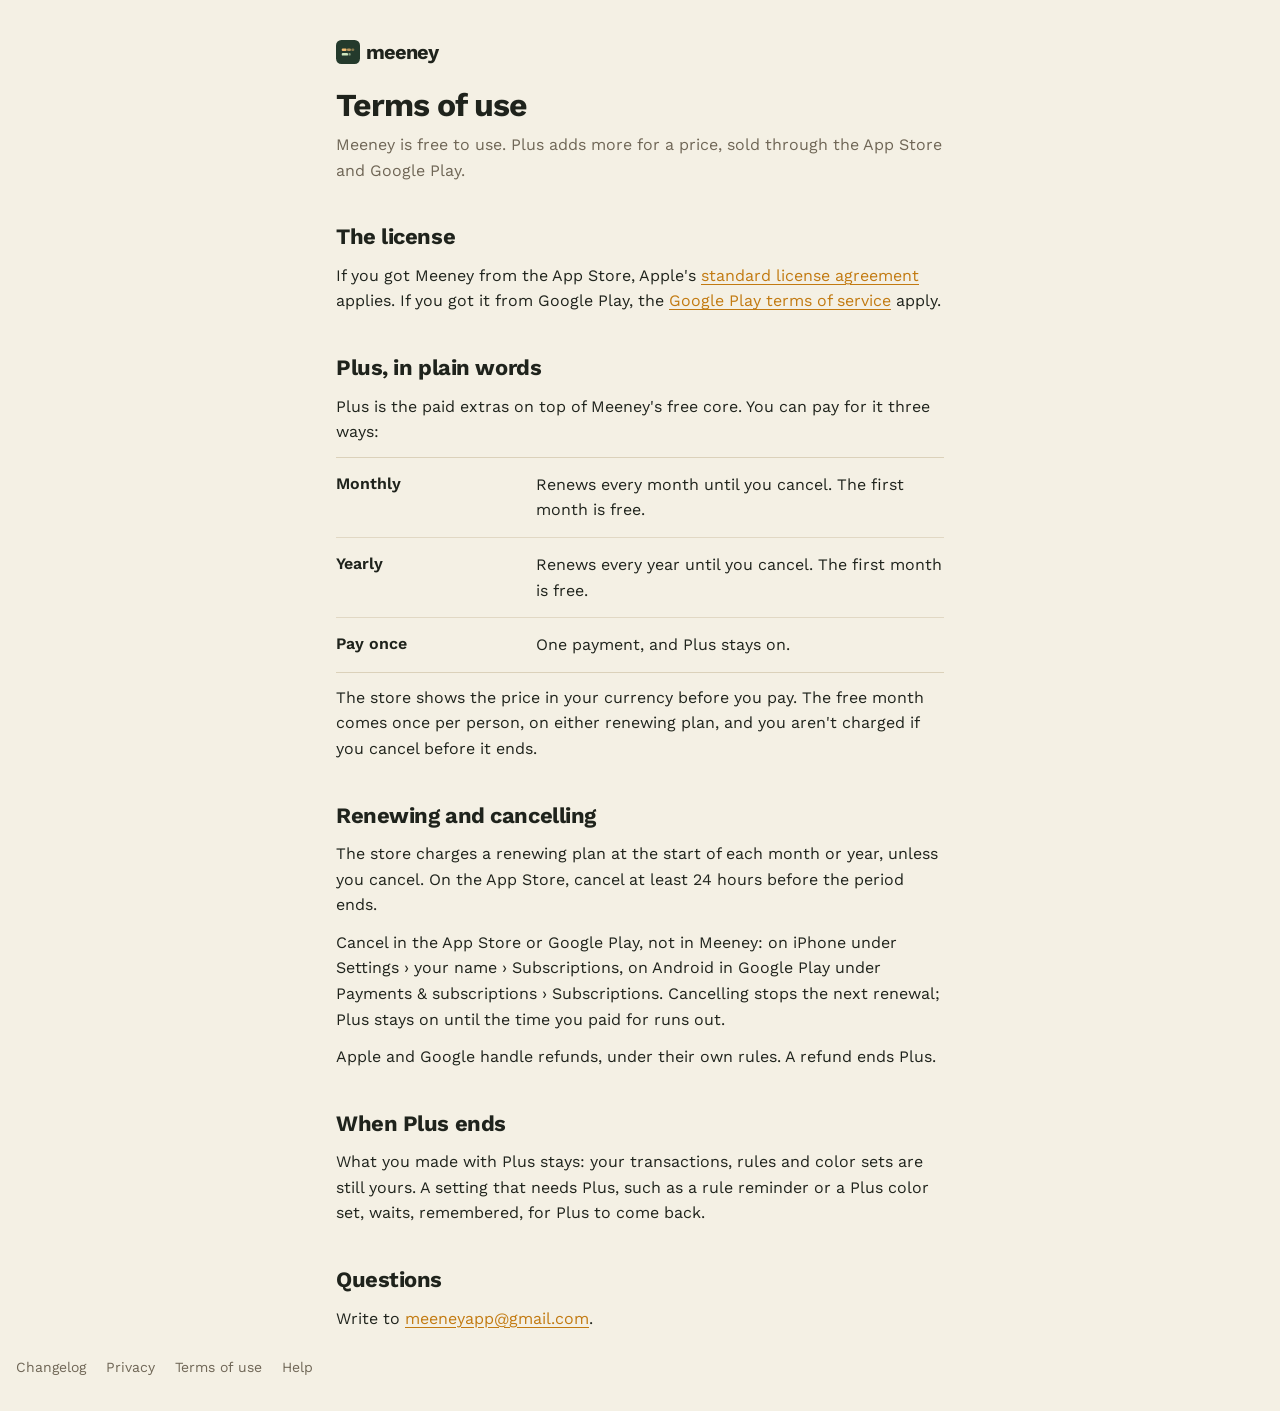
<file: meeney/terms/index.html>
<!DOCTYPE html><html lang="en" data-scheme="parchment" data-theme="device" data-astro-cid-ybatimd6><head><meta charset="utf-8"><meta name="viewport" content="width=device-width, initial-scale=1"><title>Terms of use · Meeney</title><meta name="description" content="The license Meeney comes under, and Plus in plain words."><link rel="icon" href="data:image/svg+xml,%3c!--%20Generated%20by%20prototypes/scripts/app-icon.mjs%20from%20schemes.json%20(Parchment)%20and%20app-icon.json.%20Do%20not%20edit%20by%20hand.%20--%3e%3csvg%20xmlns='http://www.w3.org/2000/svg'%20viewBox='0%200%20100%20100'%3e%3crect%20width='100'%20height='100'%20rx='22.4'%20fill='%23243a2c'/%3e%3crect%20x='24'%20y='35'%20width='20'%20height='11'%20rx='4'%20fill='%23f6be72'/%3e%3crect%20x='46'%20y='35'%20width='16'%20height='11'%20rx='4'%20fill='%23f6be72'%20opacity='0.7'/%3e%3crect%20x='64'%20y='35'%20width='12'%20height='11'%20rx='4'%20fill='%23f6be72'%20opacity='0.45'/%3e%3crect%20x='24'%20y='54'%20width='26'%20height='11'%20rx='4'%20fill='%23cfe8bf'/%3e%3crect%20x='52'%20y='54'%20width='9'%20height='11'%20rx='4'%20fill='%23cfe8bf'%20opacity='0.6'/%3e%3c/svg%3e" type="image/svg+xml"><meta property="og:type" content="website"><meta property="og:site_name" content="Meeney"><meta property="og:title" content="Terms of use · Meeney"><meta property="og:description" content="The license Meeney comes under, and Plus in plain words."><meta property="og:url" content="https://arskiir.github.io/meeney/terms/"><meta property="og:image" content="https://arskiir.github.io/meeney/_astro/meeney-preview.LmObL3iy.png"><meta property="og:image:type" content="image/png"><meta property="og:image:width" content="1200"><meta property="og:image:height" content="630"><meta property="og:image:alt" content="The Meeney logo, and the line: Track what comes in and what goes out, kept on your device."><meta name="twitter:card" content="summary_large_image"><style>[data-scheme="parchment"] {
  --page-light: #f4f0e4;
  --page-dark: #1f1c17;
  --inset-light: #e4d9c1;
  --inset-dark: #161410;
  --card-light: #fdfbf6;
  --card-dark: #2a261f;
  --ink-light: #1f231c;
  --ink-dark: #f0e8d4;
  --ink-muted-light: #6f6656;
  --ink-muted-dark: #a39e90;
  --line-light: #dbd1ba;
  --line-dark: #3d3930;
  --primary-light: #c27a11;
  --primary-dark: #e0b04a;
  --primary-container-light: #ffd18a;
  --primary-container-dark: #57432b;
  --on-primary-container-light: #4a3100;
  --on-primary-container-dark: #fcddbd;
  --income-light: #2f7250;
  --income-dark: #6fbf8f;
  --expense-light: #c2420c;
  --expense-dark: #e56a38;
  --tile-light: #ece4d0;
  --tile-dark: #2a261f;
  --heat-light: #e2762c;
  --heat-dark: #784229;
  --balance-light: #243a2c;
  --balance-dark: #e0b04a;
  --on-balance-light: #fff8ec;
  --on-balance-dark: #1f1c17;
  --on-balance-muted-light: #c4d6bb;
  --on-balance-muted-dark: #4f3b18;
  --balance-income-light: #cfe8bf;
  --balance-income-dark: #225038;
  --balance-expense-light: #f6be72;
  --balance-expense-dark: #70260e;
}

[data-scheme="banknote"] {
  --page-light: #edeee4;
  --page-dark: #1a151d;
  --inset-light: #dde0d0;
  --inset-dark: #120e15;
  --card-light: #f7f8f1;
  --card-dark: #26202b;
  --ink-light: #35293b;
  --ink-dark: #ece5d9;
  --ink-muted-light: #6d6475;
  --ink-muted-dark: #9c93a2;
  --line-light: #d1d4c4;
  --line-dark: #3a3140;
  --primary-light: #23766f;
  --primary-dark: #63c7ba;
  --primary-container-light: #cfe5e0;
  --primary-container-dark: #27514c;
  --on-primary-container-light: #174a45;
  --on-primary-container-dark: #c6ede7;
  --income-light: #226b57;
  --income-dark: #7fd4ae;
  --expense-light: #c22f1c;
  --expense-dark: #ff7d5e;
  --tile-light: #e1e4d5;
  --tile-dark: #26202b;
  --heat-light: #cc7f90;
  --heat-dark: #7e3a49;
  --balance-light: #35293b;
  --balance-dark: #e7e5d6;
  --on-balance-light: #f2ecdf;
  --on-balance-dark: #35293b;
  --on-balance-muted-light: #b3a8ba;
  --on-balance-muted-dark: #6c6272;
  --balance-income-light: #9fdcc3;
  --balance-income-dark: #1c6a54;
  --balance-expense-light: #f6a68f;
  --balance-expense-dark: #b82c19;
}

[data-scheme="aurora"] {
  --page-light: #eef2fb;
  --page-dark: #0b1020;
  --inset-light: #dee5f4;
  --inset-dark: #070b17;
  --card-light: #ffffff;
  --card-dark: #161d35;
  --ink-light: #141a33;
  --ink-dark: #e7ecff;
  --ink-muted-light: #606985;
  --ink-muted-dark: #8d97ba;
  --line-light: #d1daee;
  --line-dark: #26304f;
  --primary-light: #167a68;
  --primary-dark: #7ef0c8;
  --primary-container-light: #cdeee5;
  --primary-container-dark: #1c4a46;
  --on-primary-container-light: #0b4a3f;
  --on-primary-container-dark: #a9ffe4;
  --income-light: #167552;
  --income-dark: #72e5b3;
  --expense-light: #bd3459;
  --expense-dark: #ff809b;
  --tile-light: #e3e9f6;
  --tile-dark: #161d35;
  --heat-light: #9580f0;
  --heat-dark: #6a4fd6;
  --balance-light: #1a2140;
  --balance-dark: #161d35;
  --on-balance-light: #eef2ff;
  --on-balance-dark: #eef2ff;
  --on-balance-muted-light: #9ba7cf;
  --on-balance-muted-dark: #9ba7cf;
  --balance-income-light: #92f1c8;
  --balance-income-dark: #92f1c8;
  --balance-expense-light: #ffa3b7;
  --balance-expense-dark: #ffa3b7;
}

[data-scheme="ledger"] {
  --page-light: #e9eee2;
  --page-dark: #11201a;
  --inset-light: #d8dfcd;
  --inset-dark: #0b1610;
  --card-light: #f5f8ef;
  --card-dark: #1b2c25;
  --ink-light: #1e2924;
  --ink-dark: #ebe8d6;
  --ink-muted-light: #5c6a61;
  --ink-muted-dark: #90a094;
  --line-light: #c8d2be;
  --line-dark: #2a3c33;
  --primary-light: #7f6118;
  --primary-dark: #dcb45c;
  --primary-container-light: #efe1b3;
  --primary-container-dark: #4d3d12;
  --on-primary-container-light: #574310;
  --on-primary-container-dark: #f6e2ad;
  --income-light: #1f5f96;
  --income-dark: #7fb9ee;
  --expense-light: #b5312a;
  --expense-dark: #f27b64;
  --tile-light: #dce4d1;
  --tile-dark: #1b2c25;
  --heat-light: #e0715a;
  --heat-dark: #7c3a2e;
  --balance-light: #1f3d31;
  --balance-dark: #dcb45c;
  --on-balance-light: #f1eddc;
  --on-balance-dark: #1c2a22;
  --on-balance-muted-light: #a6bdae;
  --on-balance-muted-dark: #5d4a18;
  --balance-income-light: #a8d4f5;
  --balance-income-dark: #17436b;
  --balance-expense-light: #f2a48a;
  --balance-expense-dark: #7a2118;
}

[data-scheme="coin"] {
  --page-light: #f0eeeb;
  --page-dark: #16171a;
  --inset-light: #e1ded9;
  --inset-dark: #0f1012;
  --card-light: #fbfaf8;
  --card-dark: #212329;
  --ink-light: #25221f;
  --ink-dark: #ebe8e2;
  --ink-muted-light: #6a645d;
  --ink-muted-dark: #99968f;
  --line-light: #d7d2cb;
  --line-dark: #33353b;
  --primary-light: #3d6b93;
  --primary-dark: #84b4dc;
  --primary-container-light: #d3e2ee;
  --primary-container-dark: #29435a;
  --on-primary-container-light: #1c3b55;
  --on-primary-container-dark: #cfe4f6;
  --income-light: #24735a;
  --income-dark: #72cfa9;
  --expense-light: #b04f22;
  --expense-dark: #ea8a5d;
  --tile-light: #e5e0d9;
  --tile-dark: #212329;
  --heat-light: #cf7748;
  --heat-dark: #9a4b26;
  --balance-light: #2c2e33;
  --balance-dark: #8a4520;
  --on-balance-light: #f3f1ed;
  --on-balance-dark: #fff6ee;
  --on-balance-muted-light: #a6a8ad;
  --on-balance-muted-dark: #e0b294;
  --balance-income-light: #8fdcbe;
  --balance-income-dark: #9fe3bf;
  --balance-expense-light: #f3a978;
  --balance-expense-dark: #ffc4a0;
}

[data-scheme="dusk"] {
  --page-light: #f3f0f7;
  --page-dark: #14132a;
  --inset-light: #e4dfec;
  --inset-dark: #0d0c1d;
  --card-light: #fcfaff;
  --card-dark: #1f1d3a;
  --ink-light: #1f1b30;
  --ink-dark: #f3ebda;
  --ink-muted-light: #6f6a86;
  --ink-muted-dark: #9b94b8;
  --line-light: #d8d2e3;
  --line-dark: #2f2c4e;
  --primary-light: #a45c0a;
  --primary-dark: #f3a942;
  --primary-container-light: #ffe2b6;
  --primary-container-dark: #5b3b0e;
  --on-primary-container-light: #5a3a04;
  --on-primary-container-dark: #ffe0a6;
  --income-light: #257559;
  --income-dark: #71d3aa;
  --expense-light: #bf3a28;
  --expense-dark: #ff8c6b;
  --tile-light: #e8e3f0;
  --tile-dark: #1f1d3a;
  --heat-light: #d9662e;
  --heat-dark: #a4521e;
  --balance-light: #221d45;
  --balance-dark: #e9a03a;
  --on-balance-light: #fff3e3;
  --on-balance-dark: #2b1a05;
  --on-balance-muted-light: #b6add0;
  --on-balance-muted-dark: #6b4711;
  --balance-income-light: #9fe6c7;
  --balance-income-dark: #093a2a;
  --balance-expense-light: #ffb38b;
  --balance-expense-dark: #7b1f10;
}

[data-theme="light"] {
  color-scheme: light;
  --page: var(--page-light);
  --inset: var(--inset-light);
  --card: var(--card-light);
  --ink: var(--ink-light);
  --ink-muted: var(--ink-muted-light);
  --line: var(--line-light);
  --primary: var(--primary-light);
  --primary-container: var(--primary-container-light);
  --on-primary-container: var(--on-primary-container-light);
  --income: var(--income-light);
  --expense: var(--expense-light);
  --tile: var(--tile-light);
  --heat: var(--heat-light);
  --balance: var(--balance-light);
  --on-balance: var(--on-balance-light);
  --on-balance-muted: var(--on-balance-muted-light);
  --balance-income: var(--balance-income-light);
  --balance-expense: var(--balance-expense-light);
}

[data-theme="dark"] {
  color-scheme: dark;
  --page: var(--page-dark);
  --inset: var(--inset-dark);
  --card: var(--card-dark);
  --ink: var(--ink-dark);
  --ink-muted: var(--ink-muted-dark);
  --line: var(--line-dark);
  --primary: var(--primary-dark);
  --primary-container: var(--primary-container-dark);
  --on-primary-container: var(--on-primary-container-dark);
  --income: var(--income-dark);
  --expense: var(--expense-dark);
  --tile: var(--tile-dark);
  --heat: var(--heat-dark);
  --balance: var(--balance-dark);
  --on-balance: var(--on-balance-dark);
  --on-balance-muted: var(--on-balance-muted-dark);
  --balance-income: var(--balance-income-dark);
  --balance-expense: var(--balance-expense-dark);
}

[data-scheme="parchment"][data-theme="light"] [data-screenshot]:not([data-set="parchment"][data-look="light"]) { display: none; }

[data-scheme="parchment"][data-theme="dark"] [data-screenshot]:not([data-set="parchment"][data-look="dark"]) { display: none; }

[data-scheme="banknote"][data-theme="light"] [data-screenshot]:not([data-set="banknote"][data-look="light"]) { display: none; }

[data-scheme="banknote"][data-theme="dark"] [data-screenshot]:not([data-set="banknote"][data-look="dark"]) { display: none; }

[data-scheme="aurora"][data-theme="light"] [data-screenshot]:not([data-set="aurora"][data-look="light"]) { display: none; }

[data-scheme="aurora"][data-theme="dark"] [data-screenshot]:not([data-set="aurora"][data-look="dark"]) { display: none; }

[data-scheme="ledger"][data-theme="light"] [data-screenshot]:not([data-set="ledger"][data-look="light"]) { display: none; }

[data-scheme="ledger"][data-theme="dark"] [data-screenshot]:not([data-set="ledger"][data-look="dark"]) { display: none; }

[data-scheme="coin"][data-theme="light"] [data-screenshot]:not([data-set="coin"][data-look="light"]) { display: none; }

[data-scheme="coin"][data-theme="dark"] [data-screenshot]:not([data-set="coin"][data-look="dark"]) { display: none; }

[data-scheme="dusk"][data-theme="light"] [data-screenshot]:not([data-set="dusk"][data-look="light"]) { display: none; }

[data-scheme="dusk"][data-theme="dark"] [data-screenshot]:not([data-set="dusk"][data-look="dark"]) { display: none; }</style><style>/* ─── What each colour set adds beyond its colours ───────────────────────────────────────────────
   Presentation, not colour data: the Flutter app draws its own. A set with a gradient page keeps the
   page flat where the Islands sit, so the Island fade lands on the same colour. Animated colours
   are registered properties animated on the root, so every surface reading them stays in step. */

/* Parchment: the shell nav's Island takes a hairline of ink by day, so the tan band has an edge on the page. */
[data-scheme="parchment"]:not([data-theme="dark"]) {
  --island-ring: color-mix(in srgb, var(--ink) 9%, transparent);
}

/* Banknote: guilloché on the balance card, two ring systems from either end making a moiré. */
[data-scheme="banknote"] {
  --balance-image:
    repeating-radial-gradient(
      circle at 108% 50%,
      transparent 0 5px,
      rgba(255, 255, 255, 0.055) 5px 6px
    ),
    repeating-radial-gradient(
      circle at -8% 50%,
      transparent 0 5px,
      rgba(255, 255, 255, 0.055) 5px 6px
    );
  --balance-ring: rgba(255, 255, 255, 0.08);
}
[data-scheme="banknote"][data-theme="dark"] {
  /* The note itself: dark rings on cotton, and a fine security thread of teal. */
  --balance-image:
    linear-gradient(
      to right,
      transparent calc(72% - 1px),
      rgba(35, 118, 111, 0.35) calc(72% - 1px),
      rgba(35, 118, 111, 0.35) calc(72% + 1px),
      transparent calc(72% + 1px)
    ),
    repeating-radial-gradient(
      circle at 108% 50%,
      transparent 0 5px,
      rgba(53, 41, 59, 0.07) 5px 6px
    ),
    repeating-radial-gradient(circle at -8% 50%, transparent 0 5px, rgba(53, 41, 59, 0.07) 5px 6px);
  --balance-ring: rgba(53, 41, 59, 0.12);
}

/* Aurora: three sky colours drift; the page reads them at the top and is flat paper below. */
@property --sky-a {
  syntax: "<color>";
  inherits: true;
  initial-value: transparent;
}
@property --sky-b {
  syntax: "<color>";
  inherits: true;
  initial-value: transparent;
}
@property --sky-c {
  syntax: "<color>";
  inherits: true;
  initial-value: transparent;
}
@keyframes aurora-day {
  0% {
    --sky-a: #ffd6c4;
    --sky-b: #cfe0ff;
    --sky-c: #f3d2ea;
  }
  50% {
    --sky-a: #ffe1c0;
    --sky-b: #d8d2ff;
    --sky-c: #ffd4dc;
  }
  100% {
    --sky-a: #fbd0d0;
    --sky-b: #c8e6ff;
    --sky-c: #ead4f5;
  }
}
@keyframes aurora-night {
  0% {
    --sky-a: #157a6e;
    --sky-b: #3a2d8c;
    --sky-c: #6a2a5e;
  }
  50% {
    --sky-a: #1f9a78;
    --sky-b: #2a4aa6;
    --sky-c: #7b2f6e;
  }
  100% {
    --sky-a: #17607f;
    --sky-b: #4b2a8a;
    --sky-c: #5b2f78;
  }
}
[data-scheme="aurora"] {
  --sky-a: #ffd6c4;
  --sky-b: #cfe0ff;
  --sky-c: #f3d2ea;
  animation: aurora-day 26s ease-in-out infinite alternate;
  --page-image:
    radial-gradient(90% 46% at 12% -6%, var(--sky-a), transparent 72%),
    radial-gradient(75% 40% at 88% 2%, var(--sky-b), transparent 72%),
    radial-gradient(60% 34% at 55% 22%, var(--sky-c), transparent 72%);
  --island-ring: color-mix(in srgb, var(--ink) 10%, transparent);
  --balance-image: linear-gradient(
    135deg,
    color-mix(in srgb, var(--sky-b) 34%, transparent),
    transparent 55%,
    color-mix(in srgb, var(--sky-a) 22%, transparent)
  );
  --balance-ring: rgba(255, 255, 255, 0.12);
}
[data-scheme="aurora"][data-theme="dark"] {
  --sky-a: #157a6e;
  --sky-b: #3a2d8c;
  --sky-c: #6a2a5e;
  animation-name: aurora-night;
  --page-image:
    radial-gradient(90% 48% at 12% -8%, var(--sky-a), transparent 72%),
    radial-gradient(78% 42% at 90% 0%, var(--sky-b), transparent 72%),
    radial-gradient(62% 34% at 55% 24%, var(--sky-c), transparent 72%);
  --island-ring: rgba(255, 255, 255, 0.09);
  --balance-image: linear-gradient(
    135deg,
    color-mix(in srgb, var(--sky-a) 45%, transparent),
    transparent 55%,
    color-mix(in srgb, var(--sky-c) 40%, transparent)
  );
  --balance-ring: rgba(255, 255, 255, 0.1);
}

/* Ledger: by day, plain green paper with the month's figures on bottle-green cloth; by night the book
   is closed, so the page is the cloth cover itself, a faint weave, and the figures are gold foil. */
[data-scheme="ledger"] {
  --balance-image:
    repeating-linear-gradient(45deg, rgba(255, 255, 255, 0.03) 0 2px, transparent 2px 6px),
    repeating-linear-gradient(-45deg, rgba(255, 255, 255, 0.03) 0 2px, transparent 2px 6px);
}
[data-scheme="ledger"][data-theme="dark"] {
  --page-image:
    repeating-linear-gradient(45deg, rgba(235, 232, 214, 0.028) 0 1px, transparent 1px 5px),
    repeating-linear-gradient(-45deg, rgba(235, 232, 214, 0.028) 0 1px, transparent 1px 5px);
  --balance-image: linear-gradient(
    135deg,
    #efcf82 0%,
    #d8ad4e 28%,
    #b98a2b 54%,
    #e2bc63 80%,
    #f3d892 100%
  );
  --balance-ring: rgba(255, 240, 200, 0.35);
}

/* Coin: a sheen turns across the balance card, pewter by day and copper by night. */
@property --sheen {
  syntax: "<angle>";
  inherits: true;
  initial-value: 0deg;
}
@keyframes sheen-turn {
  to {
    --sheen: 360deg;
  }
}
[data-scheme="coin"] {
  --sheen: 20deg;
  animation: sheen-turn 16s linear infinite;
  --balance-image:
    conic-gradient(
      from var(--sheen) at 28% 130%,
      transparent 0deg,
      rgba(255, 255, 255, 0.11) 28deg,
      transparent 56deg,
      transparent 200deg,
      rgba(255, 255, 255, 0.06) 226deg,
      transparent 252deg
    ),
    linear-gradient(160deg, #3b3e45 0%, #24262b 45%, #33363d 100%);
  --balance-ring: rgba(255, 255, 255, 0.1);
}
[data-scheme="coin"][data-theme="dark"] {
  --balance-image:
    conic-gradient(
      from var(--sheen) at 28% 130%,
      transparent 0deg,
      rgba(255, 240, 220, 0.2) 28deg,
      transparent 56deg,
      transparent 200deg,
      rgba(255, 240, 220, 0.1) 226deg,
      transparent 252deg
    ),
    linear-gradient(150deg, #a85a2e 0%, #8a4520 42%, #6b3314 72%, #a25a2c 100%);
  --balance-ring: rgba(255, 220, 190, 0.28);
}

/* Dusk: a glow at the top of the page breathes between saffron and rose; the balance card is the sky it sits in. */
@property --glow {
  syntax: "<color>";
  inherits: true;
  initial-value: transparent;
}
@keyframes dusk-day {
  0%,
  100% {
    --glow: #f7c98a;
  }
  50% {
    --glow: #f0a9b8;
  }
}
@keyframes dusk-night {
  0%,
  100% {
    --glow: #f2a740;
  }
  50% {
    --glow: #e5667a;
  }
}
[data-scheme="dusk"] {
  --glow: #f7c98a;
  animation: dusk-day 18s ease-in-out infinite;
  --page-image:
    radial-gradient(
      80% 42% at 18% -8%,
      color-mix(in srgb, var(--glow) 60%, transparent),
      transparent 70%
    ),
    radial-gradient(60% 34% at 92% -2%, rgba(203, 190, 240, 0.7), transparent 70%);
  --balance-image:
    radial-gradient(
      70% 90% at 100% 0%,
      color-mix(in srgb, var(--glow) 42%, transparent),
      transparent 70%
    ),
    linear-gradient(150deg, #221d45 0%, #2b2058 55%, #3c2354 100%);
  --balance-ring: rgba(255, 243, 227, 0.1);
}
[data-scheme="dusk"][data-theme="dark"] {
  --glow: #f2a740;
  animation-name: dusk-night;
  --page-image:
    radial-gradient(
      85% 42% at 14% -10%,
      color-mix(in srgb, var(--glow) 30%, transparent),
      transparent 70%
    ),
    radial-gradient(60% 32% at 92% -4%, rgba(90, 60, 140, 0.5), transparent 70%);
  --balance-image:
    radial-gradient(
      70% 90% at 100% 0%,
      color-mix(in srgb, var(--glow) 55%, transparent),
      transparent 70%
    ),
    linear-gradient(150deg, #f6b64e 0%, #e28a1c 55%, #f4c469 100%);
  --balance-ring: rgba(255, 235, 200, 0.3);
}

@media (prefers-reduced-motion: reduce) {
  [data-scheme] {
    animation: none;
  }
}
</style><style>[data-theme="device"] { color-scheme: dark; --page: var(--page-dark); --inset: var(--inset-dark); --card: var(--card-dark); --ink: var(--ink-dark); --ink-muted: var(--ink-muted-dark); --line: var(--line-dark); --primary: var(--primary-dark); --primary-container: var(--primary-container-dark); --on-primary-container: var(--on-primary-container-dark); --income: var(--income-dark); --expense: var(--expense-dark); --tile: var(--tile-dark); --heat: var(--heat-dark); --balance: var(--balance-dark); --on-balance: var(--on-balance-dark); --on-balance-muted: var(--on-balance-muted-dark); --balance-income: var(--balance-income-dark); --balance-expense: var(--balance-expense-dark); }

@media (prefers-color-scheme: light) {
  [data-theme="device"] { color-scheme: light; --page: var(--page-light); --inset: var(--inset-light); --card: var(--card-light); --ink: var(--ink-light); --ink-muted: var(--ink-muted-light); --line: var(--line-light); --primary: var(--primary-light); --primary-container: var(--primary-container-light); --on-primary-container: var(--on-primary-container-light); --income: var(--income-light); --expense: var(--expense-light); --tile: var(--tile-light); --heat: var(--heat-light); --balance: var(--balance-light); --on-balance: var(--on-balance-light); --on-balance-muted: var(--on-balance-muted-light); --balance-income: var(--balance-income-light); --balance-expense: var(--balance-expense-light); }
}</style><style>.store[data-astro-cid-e7n2n6xg]{flex-direction:column;gap:40px;display:flex}.intro[data-astro-cid-e7n2n6xg]{flex-direction:column;align-items:flex-start;gap:16px;display:flex}.title[data-astro-cid-e7n2n6xg]{flex-direction:column;gap:8px;display:flex}.store[data-astro-cid-e7n2n6xg] .home[data-astro-cid-e7n2n6xg]{color:inherit;border-radius:8px;text-decoration:none}h1[data-astro-cid-e7n2n6xg]{letter-spacing:-.03em;margin:0;font-size:32px;font-weight:680;line-height:1.15}.title[data-astro-cid-e7n2n6xg] p{color:var(--ink-muted)}.store[data-astro-cid-e7n2n6xg] section{flex-direction:column;gap:12px;display:flex}.store[data-astro-cid-e7n2n6xg] h2{letter-spacing:-.02em;font-size:22px;font-weight:680;line-height:1.25}.store[data-astro-cid-e7n2n6xg] h3{letter-spacing:-.01em;font-size:17px;font-weight:620}.store[data-astro-cid-e7n2n6xg] p,.store[data-astro-cid-e7n2n6xg] li,.store[data-astro-cid-e7n2n6xg] dd{line-height:1.6}.store[data-astro-cid-e7n2n6xg] ul{flex-direction:column;gap:6px;padding-left:20px;list-style:outside;display:flex}.store[data-astro-cid-e7n2n6xg] li::marker{color:var(--ink-muted)}.store[data-astro-cid-e7n2n6xg] a{color:var(--primary);text-underline-offset:3px;text-decoration:underline 1px}.store[data-astro-cid-e7n2n6xg] a:focus-visible{outline:2px solid var(--primary);outline-offset:3px;border-radius:4px}.store[data-astro-cid-e7n2n6xg] .facts{border-top:1px solid var(--line);border-bottom:1px solid var(--line);flex-direction:column;margin:0;display:flex}.store[data-astro-cid-e7n2n6xg] .facts>div{gap:2px 24px;padding:14px 0;display:grid}.store[data-astro-cid-e7n2n6xg] .facts>div+div{border-top:1px solid var(--line-soft)}.store[data-astro-cid-e7n2n6xg] .facts dt{font-weight:620}.store[data-astro-cid-e7n2n6xg] .facts dd{margin:0}@media (width>=560px){.store[data-astro-cid-e7n2n6xg] .facts>div{grid-template-columns:11rem 1fr}}:root[lang=ja] .store[data-astro-cid-e7n2n6xg]{word-break:auto-phrase;font-family:Work Sans,Hiragino Sans,Hiragino Kaku Gothic ProN,Noto Sans JP,Yu Gothic UI,Meiryo,sans-serif}:root[lang=ja] h1[data-astro-cid-e7n2n6xg]{text-wrap:balance}:root[lang=ja] .store[data-astro-cid-e7n2n6xg] p,:root[lang=ja] .store[data-astro-cid-e7n2n6xg] dd{line-height:1.8}
</style><link rel="stylesheet" href="/meeney/_astro/Page.DPkakDM6.css"></head><body class="script-free" data-astro-cid-ybatimd6><div class="sky" aria-hidden="true" data-astro-cid-ybatimd6></div><main data-astro-cid-ybatimd6><article class="store" data-astro-cid-e7n2n6xg><header class="intro" data-astro-cid-e7n2n6xg><a class="home" href="/meeney/" aria-label="Meeney home" data-astro-cid-e7n2n6xg><span class="logo" style="--name-size: 20px" data-astro-cid-f7espo7c><span class="mark" aria-hidden="true" data-astro-cid-f7espo7c><picture data-astro-cid-f7espo7c><source srcset="data:image/svg+xml,%3c!--%20Generated%20by%20prototypes/scripts/app-icon.mjs%20from%20schemes.json%20(Parchment)%20and%20app-icon.json.%20Do%20not%20edit%20by%20hand.%20--%3e%3csvg%20xmlns='http://www.w3.org/2000/svg'%20viewBox='0%200%20100%20100'%3e%3crect%20width='100'%20height='100'%20rx='22.4'%20fill='%23243a2c'/%3e%3crect%20x='24'%20y='35'%20width='20'%20height='11'%20rx='4'%20fill='%23f6be72'/%3e%3crect%20x='46'%20y='35'%20width='16'%20height='11'%20rx='4'%20fill='%23f6be72'%20opacity='0.7'/%3e%3crect%20x='64'%20y='35'%20width='12'%20height='11'%20rx='4'%20fill='%23f6be72'%20opacity='0.45'/%3e%3crect%20x='24'%20y='54'%20width='26'%20height='11'%20rx='4'%20fill='%23cfe8bf'/%3e%3crect%20x='52'%20y='54'%20width='9'%20height='11'%20rx='4'%20fill='%23cfe8bf'%20opacity='0.6'/%3e%3c/svg%3e" media="(prefers-color-scheme: light)" data-astro-cid-f7espo7c><img src="data:image/svg+xml,%3c!--%20Generated%20by%20prototypes/scripts/app-icon.mjs%20from%20schemes.json%20(Parchment)%20and%20app-icon.json.%20Do%20not%20edit%20by%20hand.%20--%3e%3csvg%20xmlns='http://www.w3.org/2000/svg'%20viewBox='0%200%20100%20100'%3e%3crect%20width='100'%20height='100'%20rx='22.4'%20fill='%23161410'/%3e%3crect%20x='24'%20y='35'%20width='20'%20height='11'%20rx='4'%20fill='%23e56a38'/%3e%3crect%20x='46'%20y='35'%20width='16'%20height='11'%20rx='4'%20fill='%23e56a38'%20opacity='0.7'/%3e%3crect%20x='64'%20y='35'%20width='12'%20height='11'%20rx='4'%20fill='%23e56a38'%20opacity='0.45'/%3e%3crect%20x='24'%20y='54'%20width='26'%20height='11'%20rx='4'%20fill='%236fbf8f'/%3e%3crect%20x='52'%20y='54'%20width='9'%20height='11'%20rx='4'%20fill='%236fbf8f'%20opacity='0.6'/%3e%3c/svg%3e" alt="" data-astro-cid-f7espo7c></picture></span><span class="name" data-astro-cid-f7espo7c>meeney</span></span></a><div class="title" data-astro-cid-e7n2n6xg><h1 data-astro-cid-e7n2n6xg>Terms of use</h1><p>Meeney is free to use. Plus adds more for a price, sold through the App Store and Google Play.</p></div></header><section><h2>The license</h2><p>If you got Meeney from the App Store, Apple's <a href="https://www.apple.com/legal/internet-services/itunes/dev/stdeula/">standard license agreement</a> applies. If you got it from Google Play, the <a href="https://play.google.com/about/play-terms/">Google Play terms of service</a> apply.</p></section><section><h2>Plus, in plain words</h2><p>Plus is the paid extras on top of Meeney's free core. You can pay for it three ways:</p><dl class="facts"><div><dt>Monthly</dt><dd>Renews every month until you cancel. The first month is free.</dd></div><div><dt>Yearly</dt><dd>Renews every year until you cancel. The first month is free.</dd></div><div><dt>Pay once</dt><dd>One payment, and Plus stays on.</dd></div></dl><p>The store shows the price in your currency before you pay. The free month comes once per person, on either renewing plan, and you aren't charged if you cancel before it ends.</p></section><section><h2>Renewing and cancelling</h2><p>The store charges a renewing plan at the start of each month or year, unless you cancel. On the App Store, cancel at least 24 hours before the period ends.</p><p>Cancel in the App Store or Google Play, not in Meeney: on iPhone under Settings › your name › Subscriptions, on Android in Google Play under Payments & subscriptions › Subscriptions. Cancelling stops the next renewal; Plus stays on until the time you paid for runs out.</p><p>Apple and Google handle refunds, under their own rules. A refund ends Plus.</p></section><section><h2>When Plus ends</h2><p>What you made with Plus stays: your transactions, rules and color sets are still yours. A setting that needs Plus, such as a rule reminder or a Plus color set, waits, remembered, for Plus to come back.</p></section><section><h2>Questions</h2><p>Write to <a href="mailto:meeneyapp@gmail.com">meeneyapp@gmail.com</a>.</p></section></article></main><footer class="footer" data-astro-cid-jo6i4kqk><nav aria-label="Meeney site" data-astro-cid-jo6i4kqk><ul data-astro-cid-jo6i4kqk><li data-astro-cid-jo6i4kqk><a href="/meeney/changelog/" data-astro-cid-jo6i4kqk>Changelog</a></li><li data-astro-cid-jo6i4kqk><a href="/meeney/privacy/" data-astro-cid-jo6i4kqk>Privacy</a></li><li data-astro-cid-jo6i4kqk><a href="/meeney/terms/" data-astro-cid-jo6i4kqk>Terms of use</a></li><li data-astro-cid-jo6i4kqk><a href="/meeney/support/" data-astro-cid-jo6i4kqk>Help</a></li></ul></nav></footer></body></html>
</file>
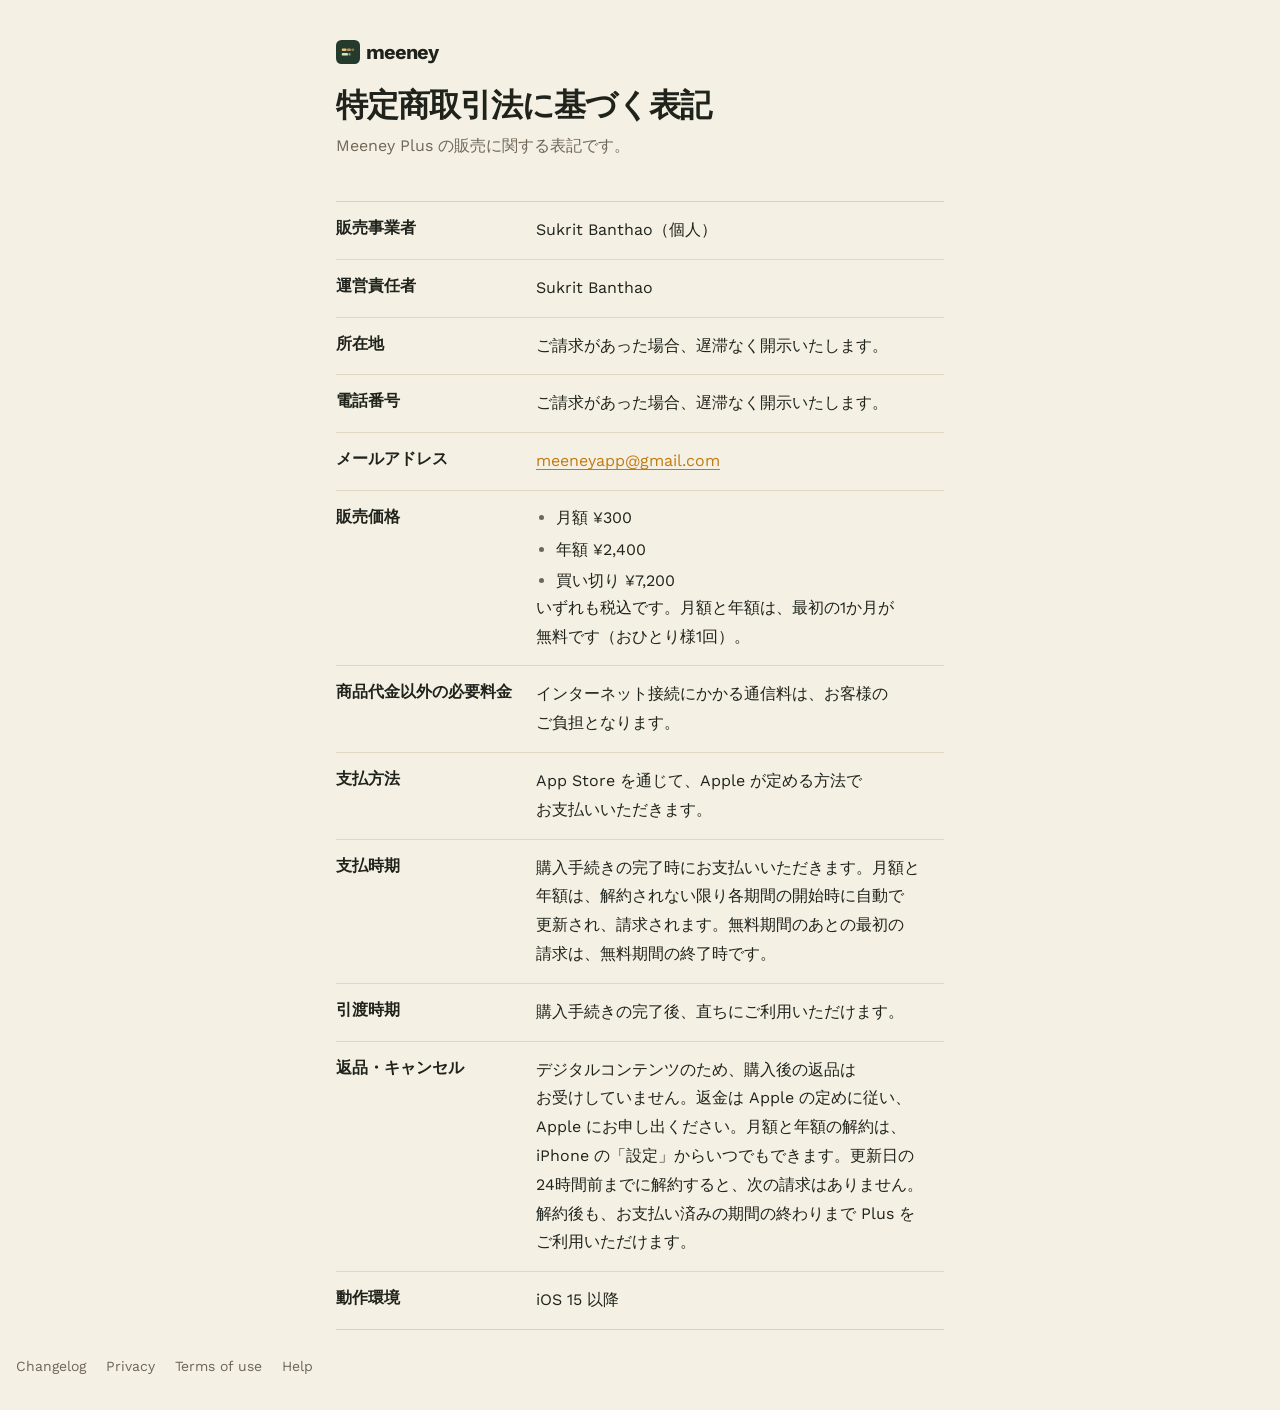
<file: meeney/support/tokushoho/index.html>
<!DOCTYPE html><html lang="ja" data-scheme="parchment" data-theme="device" data-astro-cid-ybatimd6><head><meta charset="utf-8"><meta name="viewport" content="width=device-width, initial-scale=1"><title>特定商取引法に基づく表記 · Meeney</title><meta name="description" content="Meeney Plus の販売に関する、特定商取引法に基づく表記です。"><link rel="icon" href="data:image/svg+xml,%3c!--%20Generated%20by%20prototypes/scripts/app-icon.mjs%20from%20schemes.json%20(Parchment)%20and%20app-icon.json.%20Do%20not%20edit%20by%20hand.%20--%3e%3csvg%20xmlns='http://www.w3.org/2000/svg'%20viewBox='0%200%20100%20100'%3e%3crect%20width='100'%20height='100'%20rx='22.4'%20fill='%23243a2c'/%3e%3crect%20x='24'%20y='35'%20width='20'%20height='11'%20rx='4'%20fill='%23f6be72'/%3e%3crect%20x='46'%20y='35'%20width='16'%20height='11'%20rx='4'%20fill='%23f6be72'%20opacity='0.7'/%3e%3crect%20x='64'%20y='35'%20width='12'%20height='11'%20rx='4'%20fill='%23f6be72'%20opacity='0.45'/%3e%3crect%20x='24'%20y='54'%20width='26'%20height='11'%20rx='4'%20fill='%23cfe8bf'/%3e%3crect%20x='52'%20y='54'%20width='9'%20height='11'%20rx='4'%20fill='%23cfe8bf'%20opacity='0.6'/%3e%3c/svg%3e" type="image/svg+xml"><meta property="og:type" content="website"><meta property="og:site_name" content="Meeney"><meta property="og:title" content="特定商取引法に基づく表記 · Meeney"><meta property="og:description" content="Meeney Plus の販売に関する、特定商取引法に基づく表記です。"><meta property="og:url" content="https://arskiir.github.io/meeney/support/tokushoho/"><meta property="og:image" content="https://arskiir.github.io/meeney/_astro/meeney-preview.LmObL3iy.png"><meta property="og:image:type" content="image/png"><meta property="og:image:width" content="1200"><meta property="og:image:height" content="630"><meta property="og:image:alt" content="The Meeney logo, and the line: Track what comes in and what goes out, kept on your device."><meta name="twitter:card" content="summary_large_image"><style>[data-scheme="parchment"] {
  --page-light: #f4f0e4;
  --page-dark: #1f1c17;
  --inset-light: #e4d9c1;
  --inset-dark: #161410;
  --card-light: #fdfbf6;
  --card-dark: #2a261f;
  --ink-light: #1f231c;
  --ink-dark: #f0e8d4;
  --ink-muted-light: #6f6656;
  --ink-muted-dark: #a39e90;
  --line-light: #dbd1ba;
  --line-dark: #3d3930;
  --primary-light: #c27a11;
  --primary-dark: #e0b04a;
  --primary-container-light: #ffd18a;
  --primary-container-dark: #57432b;
  --on-primary-container-light: #4a3100;
  --on-primary-container-dark: #fcddbd;
  --income-light: #2f7250;
  --income-dark: #6fbf8f;
  --expense-light: #c2420c;
  --expense-dark: #e56a38;
  --tile-light: #ece4d0;
  --tile-dark: #2a261f;
  --heat-light: #e2762c;
  --heat-dark: #784229;
  --balance-light: #243a2c;
  --balance-dark: #e0b04a;
  --on-balance-light: #fff8ec;
  --on-balance-dark: #1f1c17;
  --on-balance-muted-light: #c4d6bb;
  --on-balance-muted-dark: #4f3b18;
  --balance-income-light: #cfe8bf;
  --balance-income-dark: #225038;
  --balance-expense-light: #f6be72;
  --balance-expense-dark: #70260e;
}

[data-scheme="banknote"] {
  --page-light: #edeee4;
  --page-dark: #1a151d;
  --inset-light: #dde0d0;
  --inset-dark: #120e15;
  --card-light: #f7f8f1;
  --card-dark: #26202b;
  --ink-light: #35293b;
  --ink-dark: #ece5d9;
  --ink-muted-light: #6d6475;
  --ink-muted-dark: #9c93a2;
  --line-light: #d1d4c4;
  --line-dark: #3a3140;
  --primary-light: #23766f;
  --primary-dark: #63c7ba;
  --primary-container-light: #cfe5e0;
  --primary-container-dark: #27514c;
  --on-primary-container-light: #174a45;
  --on-primary-container-dark: #c6ede7;
  --income-light: #226b57;
  --income-dark: #7fd4ae;
  --expense-light: #c22f1c;
  --expense-dark: #ff7d5e;
  --tile-light: #e1e4d5;
  --tile-dark: #26202b;
  --heat-light: #cc7f90;
  --heat-dark: #7e3a49;
  --balance-light: #35293b;
  --balance-dark: #e7e5d6;
  --on-balance-light: #f2ecdf;
  --on-balance-dark: #35293b;
  --on-balance-muted-light: #b3a8ba;
  --on-balance-muted-dark: #6c6272;
  --balance-income-light: #9fdcc3;
  --balance-income-dark: #1c6a54;
  --balance-expense-light: #f6a68f;
  --balance-expense-dark: #b82c19;
}

[data-scheme="aurora"] {
  --page-light: #eef2fb;
  --page-dark: #0b1020;
  --inset-light: #dee5f4;
  --inset-dark: #070b17;
  --card-light: #ffffff;
  --card-dark: #161d35;
  --ink-light: #141a33;
  --ink-dark: #e7ecff;
  --ink-muted-light: #606985;
  --ink-muted-dark: #8d97ba;
  --line-light: #d1daee;
  --line-dark: #26304f;
  --primary-light: #167a68;
  --primary-dark: #7ef0c8;
  --primary-container-light: #cdeee5;
  --primary-container-dark: #1c4a46;
  --on-primary-container-light: #0b4a3f;
  --on-primary-container-dark: #a9ffe4;
  --income-light: #167552;
  --income-dark: #72e5b3;
  --expense-light: #bd3459;
  --expense-dark: #ff809b;
  --tile-light: #e3e9f6;
  --tile-dark: #161d35;
  --heat-light: #9580f0;
  --heat-dark: #6a4fd6;
  --balance-light: #1a2140;
  --balance-dark: #161d35;
  --on-balance-light: #eef2ff;
  --on-balance-dark: #eef2ff;
  --on-balance-muted-light: #9ba7cf;
  --on-balance-muted-dark: #9ba7cf;
  --balance-income-light: #92f1c8;
  --balance-income-dark: #92f1c8;
  --balance-expense-light: #ffa3b7;
  --balance-expense-dark: #ffa3b7;
}

[data-scheme="ledger"] {
  --page-light: #e9eee2;
  --page-dark: #11201a;
  --inset-light: #d8dfcd;
  --inset-dark: #0b1610;
  --card-light: #f5f8ef;
  --card-dark: #1b2c25;
  --ink-light: #1e2924;
  --ink-dark: #ebe8d6;
  --ink-muted-light: #5c6a61;
  --ink-muted-dark: #90a094;
  --line-light: #c8d2be;
  --line-dark: #2a3c33;
  --primary-light: #7f6118;
  --primary-dark: #dcb45c;
  --primary-container-light: #efe1b3;
  --primary-container-dark: #4d3d12;
  --on-primary-container-light: #574310;
  --on-primary-container-dark: #f6e2ad;
  --income-light: #1f5f96;
  --income-dark: #7fb9ee;
  --expense-light: #b5312a;
  --expense-dark: #f27b64;
  --tile-light: #dce4d1;
  --tile-dark: #1b2c25;
  --heat-light: #e0715a;
  --heat-dark: #7c3a2e;
  --balance-light: #1f3d31;
  --balance-dark: #dcb45c;
  --on-balance-light: #f1eddc;
  --on-balance-dark: #1c2a22;
  --on-balance-muted-light: #a6bdae;
  --on-balance-muted-dark: #5d4a18;
  --balance-income-light: #a8d4f5;
  --balance-income-dark: #17436b;
  --balance-expense-light: #f2a48a;
  --balance-expense-dark: #7a2118;
}

[data-scheme="coin"] {
  --page-light: #f0eeeb;
  --page-dark: #16171a;
  --inset-light: #e1ded9;
  --inset-dark: #0f1012;
  --card-light: #fbfaf8;
  --card-dark: #212329;
  --ink-light: #25221f;
  --ink-dark: #ebe8e2;
  --ink-muted-light: #6a645d;
  --ink-muted-dark: #99968f;
  --line-light: #d7d2cb;
  --line-dark: #33353b;
  --primary-light: #3d6b93;
  --primary-dark: #84b4dc;
  --primary-container-light: #d3e2ee;
  --primary-container-dark: #29435a;
  --on-primary-container-light: #1c3b55;
  --on-primary-container-dark: #cfe4f6;
  --income-light: #24735a;
  --income-dark: #72cfa9;
  --expense-light: #b04f22;
  --expense-dark: #ea8a5d;
  --tile-light: #e5e0d9;
  --tile-dark: #212329;
  --heat-light: #cf7748;
  --heat-dark: #9a4b26;
  --balance-light: #2c2e33;
  --balance-dark: #8a4520;
  --on-balance-light: #f3f1ed;
  --on-balance-dark: #fff6ee;
  --on-balance-muted-light: #a6a8ad;
  --on-balance-muted-dark: #e0b294;
  --balance-income-light: #8fdcbe;
  --balance-income-dark: #9fe3bf;
  --balance-expense-light: #f3a978;
  --balance-expense-dark: #ffc4a0;
}

[data-scheme="dusk"] {
  --page-light: #f3f0f7;
  --page-dark: #14132a;
  --inset-light: #e4dfec;
  --inset-dark: #0d0c1d;
  --card-light: #fcfaff;
  --card-dark: #1f1d3a;
  --ink-light: #1f1b30;
  --ink-dark: #f3ebda;
  --ink-muted-light: #6f6a86;
  --ink-muted-dark: #9b94b8;
  --line-light: #d8d2e3;
  --line-dark: #2f2c4e;
  --primary-light: #a45c0a;
  --primary-dark: #f3a942;
  --primary-container-light: #ffe2b6;
  --primary-container-dark: #5b3b0e;
  --on-primary-container-light: #5a3a04;
  --on-primary-container-dark: #ffe0a6;
  --income-light: #257559;
  --income-dark: #71d3aa;
  --expense-light: #bf3a28;
  --expense-dark: #ff8c6b;
  --tile-light: #e8e3f0;
  --tile-dark: #1f1d3a;
  --heat-light: #d9662e;
  --heat-dark: #a4521e;
  --balance-light: #221d45;
  --balance-dark: #e9a03a;
  --on-balance-light: #fff3e3;
  --on-balance-dark: #2b1a05;
  --on-balance-muted-light: #b6add0;
  --on-balance-muted-dark: #6b4711;
  --balance-income-light: #9fe6c7;
  --balance-income-dark: #093a2a;
  --balance-expense-light: #ffb38b;
  --balance-expense-dark: #7b1f10;
}

[data-theme="light"] {
  color-scheme: light;
  --page: var(--page-light);
  --inset: var(--inset-light);
  --card: var(--card-light);
  --ink: var(--ink-light);
  --ink-muted: var(--ink-muted-light);
  --line: var(--line-light);
  --primary: var(--primary-light);
  --primary-container: var(--primary-container-light);
  --on-primary-container: var(--on-primary-container-light);
  --income: var(--income-light);
  --expense: var(--expense-light);
  --tile: var(--tile-light);
  --heat: var(--heat-light);
  --balance: var(--balance-light);
  --on-balance: var(--on-balance-light);
  --on-balance-muted: var(--on-balance-muted-light);
  --balance-income: var(--balance-income-light);
  --balance-expense: var(--balance-expense-light);
}

[data-theme="dark"] {
  color-scheme: dark;
  --page: var(--page-dark);
  --inset: var(--inset-dark);
  --card: var(--card-dark);
  --ink: var(--ink-dark);
  --ink-muted: var(--ink-muted-dark);
  --line: var(--line-dark);
  --primary: var(--primary-dark);
  --primary-container: var(--primary-container-dark);
  --on-primary-container: var(--on-primary-container-dark);
  --income: var(--income-dark);
  --expense: var(--expense-dark);
  --tile: var(--tile-dark);
  --heat: var(--heat-dark);
  --balance: var(--balance-dark);
  --on-balance: var(--on-balance-dark);
  --on-balance-muted: var(--on-balance-muted-dark);
  --balance-income: var(--balance-income-dark);
  --balance-expense: var(--balance-expense-dark);
}

[data-scheme="parchment"][data-theme="light"] [data-screenshot]:not([data-set="parchment"][data-look="light"]) { display: none; }

[data-scheme="parchment"][data-theme="dark"] [data-screenshot]:not([data-set="parchment"][data-look="dark"]) { display: none; }

[data-scheme="banknote"][data-theme="light"] [data-screenshot]:not([data-set="banknote"][data-look="light"]) { display: none; }

[data-scheme="banknote"][data-theme="dark"] [data-screenshot]:not([data-set="banknote"][data-look="dark"]) { display: none; }

[data-scheme="aurora"][data-theme="light"] [data-screenshot]:not([data-set="aurora"][data-look="light"]) { display: none; }

[data-scheme="aurora"][data-theme="dark"] [data-screenshot]:not([data-set="aurora"][data-look="dark"]) { display: none; }

[data-scheme="ledger"][data-theme="light"] [data-screenshot]:not([data-set="ledger"][data-look="light"]) { display: none; }

[data-scheme="ledger"][data-theme="dark"] [data-screenshot]:not([data-set="ledger"][data-look="dark"]) { display: none; }

[data-scheme="coin"][data-theme="light"] [data-screenshot]:not([data-set="coin"][data-look="light"]) { display: none; }

[data-scheme="coin"][data-theme="dark"] [data-screenshot]:not([data-set="coin"][data-look="dark"]) { display: none; }

[data-scheme="dusk"][data-theme="light"] [data-screenshot]:not([data-set="dusk"][data-look="light"]) { display: none; }

[data-scheme="dusk"][data-theme="dark"] [data-screenshot]:not([data-set="dusk"][data-look="dark"]) { display: none; }</style><style>/* ─── What each colour set adds beyond its colours ───────────────────────────────────────────────
   Presentation, not colour data: the Flutter app draws its own. A set with a gradient page keeps the
   page flat where the Islands sit, so the Island fade lands on the same colour. Animated colours
   are registered properties animated on the root, so every surface reading them stays in step. */

/* Parchment: the shell nav's Island takes a hairline of ink by day, so the tan band has an edge on the page. */
[data-scheme="parchment"]:not([data-theme="dark"]) {
  --island-ring: color-mix(in srgb, var(--ink) 9%, transparent);
}

/* Banknote: guilloché on the balance card, two ring systems from either end making a moiré. */
[data-scheme="banknote"] {
  --balance-image:
    repeating-radial-gradient(
      circle at 108% 50%,
      transparent 0 5px,
      rgba(255, 255, 255, 0.055) 5px 6px
    ),
    repeating-radial-gradient(
      circle at -8% 50%,
      transparent 0 5px,
      rgba(255, 255, 255, 0.055) 5px 6px
    );
  --balance-ring: rgba(255, 255, 255, 0.08);
}
[data-scheme="banknote"][data-theme="dark"] {
  /* The note itself: dark rings on cotton, and a fine security thread of teal. */
  --balance-image:
    linear-gradient(
      to right,
      transparent calc(72% - 1px),
      rgba(35, 118, 111, 0.35) calc(72% - 1px),
      rgba(35, 118, 111, 0.35) calc(72% + 1px),
      transparent calc(72% + 1px)
    ),
    repeating-radial-gradient(
      circle at 108% 50%,
      transparent 0 5px,
      rgba(53, 41, 59, 0.07) 5px 6px
    ),
    repeating-radial-gradient(circle at -8% 50%, transparent 0 5px, rgba(53, 41, 59, 0.07) 5px 6px);
  --balance-ring: rgba(53, 41, 59, 0.12);
}

/* Aurora: three sky colours drift; the page reads them at the top and is flat paper below. */
@property --sky-a {
  syntax: "<color>";
  inherits: true;
  initial-value: transparent;
}
@property --sky-b {
  syntax: "<color>";
  inherits: true;
  initial-value: transparent;
}
@property --sky-c {
  syntax: "<color>";
  inherits: true;
  initial-value: transparent;
}
@keyframes aurora-day {
  0% {
    --sky-a: #ffd6c4;
    --sky-b: #cfe0ff;
    --sky-c: #f3d2ea;
  }
  50% {
    --sky-a: #ffe1c0;
    --sky-b: #d8d2ff;
    --sky-c: #ffd4dc;
  }
  100% {
    --sky-a: #fbd0d0;
    --sky-b: #c8e6ff;
    --sky-c: #ead4f5;
  }
}
@keyframes aurora-night {
  0% {
    --sky-a: #157a6e;
    --sky-b: #3a2d8c;
    --sky-c: #6a2a5e;
  }
  50% {
    --sky-a: #1f9a78;
    --sky-b: #2a4aa6;
    --sky-c: #7b2f6e;
  }
  100% {
    --sky-a: #17607f;
    --sky-b: #4b2a8a;
    --sky-c: #5b2f78;
  }
}
[data-scheme="aurora"] {
  --sky-a: #ffd6c4;
  --sky-b: #cfe0ff;
  --sky-c: #f3d2ea;
  animation: aurora-day 26s ease-in-out infinite alternate;
  --page-image:
    radial-gradient(90% 46% at 12% -6%, var(--sky-a), transparent 72%),
    radial-gradient(75% 40% at 88% 2%, var(--sky-b), transparent 72%),
    radial-gradient(60% 34% at 55% 22%, var(--sky-c), transparent 72%);
  --island-ring: color-mix(in srgb, var(--ink) 10%, transparent);
  --balance-image: linear-gradient(
    135deg,
    color-mix(in srgb, var(--sky-b) 34%, transparent),
    transparent 55%,
    color-mix(in srgb, var(--sky-a) 22%, transparent)
  );
  --balance-ring: rgba(255, 255, 255, 0.12);
}
[data-scheme="aurora"][data-theme="dark"] {
  --sky-a: #157a6e;
  --sky-b: #3a2d8c;
  --sky-c: #6a2a5e;
  animation-name: aurora-night;
  --page-image:
    radial-gradient(90% 48% at 12% -8%, var(--sky-a), transparent 72%),
    radial-gradient(78% 42% at 90% 0%, var(--sky-b), transparent 72%),
    radial-gradient(62% 34% at 55% 24%, var(--sky-c), transparent 72%);
  --island-ring: rgba(255, 255, 255, 0.09);
  --balance-image: linear-gradient(
    135deg,
    color-mix(in srgb, var(--sky-a) 45%, transparent),
    transparent 55%,
    color-mix(in srgb, var(--sky-c) 40%, transparent)
  );
  --balance-ring: rgba(255, 255, 255, 0.1);
}

/* Ledger: by day, plain green paper with the month's figures on bottle-green cloth; by night the book
   is closed, so the page is the cloth cover itself, a faint weave, and the figures are gold foil. */
[data-scheme="ledger"] {
  --balance-image:
    repeating-linear-gradient(45deg, rgba(255, 255, 255, 0.03) 0 2px, transparent 2px 6px),
    repeating-linear-gradient(-45deg, rgba(255, 255, 255, 0.03) 0 2px, transparent 2px 6px);
}
[data-scheme="ledger"][data-theme="dark"] {
  --page-image:
    repeating-linear-gradient(45deg, rgba(235, 232, 214, 0.028) 0 1px, transparent 1px 5px),
    repeating-linear-gradient(-45deg, rgba(235, 232, 214, 0.028) 0 1px, transparent 1px 5px);
  --balance-image: linear-gradient(
    135deg,
    #efcf82 0%,
    #d8ad4e 28%,
    #b98a2b 54%,
    #e2bc63 80%,
    #f3d892 100%
  );
  --balance-ring: rgba(255, 240, 200, 0.35);
}

/* Coin: a sheen turns across the balance card, pewter by day and copper by night. */
@property --sheen {
  syntax: "<angle>";
  inherits: true;
  initial-value: 0deg;
}
@keyframes sheen-turn {
  to {
    --sheen: 360deg;
  }
}
[data-scheme="coin"] {
  --sheen: 20deg;
  animation: sheen-turn 16s linear infinite;
  --balance-image:
    conic-gradient(
      from var(--sheen) at 28% 130%,
      transparent 0deg,
      rgba(255, 255, 255, 0.11) 28deg,
      transparent 56deg,
      transparent 200deg,
      rgba(255, 255, 255, 0.06) 226deg,
      transparent 252deg
    ),
    linear-gradient(160deg, #3b3e45 0%, #24262b 45%, #33363d 100%);
  --balance-ring: rgba(255, 255, 255, 0.1);
}
[data-scheme="coin"][data-theme="dark"] {
  --balance-image:
    conic-gradient(
      from var(--sheen) at 28% 130%,
      transparent 0deg,
      rgba(255, 240, 220, 0.2) 28deg,
      transparent 56deg,
      transparent 200deg,
      rgba(255, 240, 220, 0.1) 226deg,
      transparent 252deg
    ),
    linear-gradient(150deg, #a85a2e 0%, #8a4520 42%, #6b3314 72%, #a25a2c 100%);
  --balance-ring: rgba(255, 220, 190, 0.28);
}

/* Dusk: a glow at the top of the page breathes between saffron and rose; the balance card is the sky it sits in. */
@property --glow {
  syntax: "<color>";
  inherits: true;
  initial-value: transparent;
}
@keyframes dusk-day {
  0%,
  100% {
    --glow: #f7c98a;
  }
  50% {
    --glow: #f0a9b8;
  }
}
@keyframes dusk-night {
  0%,
  100% {
    --glow: #f2a740;
  }
  50% {
    --glow: #e5667a;
  }
}
[data-scheme="dusk"] {
  --glow: #f7c98a;
  animation: dusk-day 18s ease-in-out infinite;
  --page-image:
    radial-gradient(
      80% 42% at 18% -8%,
      color-mix(in srgb, var(--glow) 60%, transparent),
      transparent 70%
    ),
    radial-gradient(60% 34% at 92% -2%, rgba(203, 190, 240, 0.7), transparent 70%);
  --balance-image:
    radial-gradient(
      70% 90% at 100% 0%,
      color-mix(in srgb, var(--glow) 42%, transparent),
      transparent 70%
    ),
    linear-gradient(150deg, #221d45 0%, #2b2058 55%, #3c2354 100%);
  --balance-ring: rgba(255, 243, 227, 0.1);
}
[data-scheme="dusk"][data-theme="dark"] {
  --glow: #f2a740;
  animation-name: dusk-night;
  --page-image:
    radial-gradient(
      85% 42% at 14% -10%,
      color-mix(in srgb, var(--glow) 30%, transparent),
      transparent 70%
    ),
    radial-gradient(60% 32% at 92% -4%, rgba(90, 60, 140, 0.5), transparent 70%);
  --balance-image:
    radial-gradient(
      70% 90% at 100% 0%,
      color-mix(in srgb, var(--glow) 55%, transparent),
      transparent 70%
    ),
    linear-gradient(150deg, #f6b64e 0%, #e28a1c 55%, #f4c469 100%);
  --balance-ring: rgba(255, 235, 200, 0.3);
}

@media (prefers-reduced-motion: reduce) {
  [data-scheme] {
    animation: none;
  }
}
</style><style>[data-theme="device"] { color-scheme: dark; --page: var(--page-dark); --inset: var(--inset-dark); --card: var(--card-dark); --ink: var(--ink-dark); --ink-muted: var(--ink-muted-dark); --line: var(--line-dark); --primary: var(--primary-dark); --primary-container: var(--primary-container-dark); --on-primary-container: var(--on-primary-container-dark); --income: var(--income-dark); --expense: var(--expense-dark); --tile: var(--tile-dark); --heat: var(--heat-dark); --balance: var(--balance-dark); --on-balance: var(--on-balance-dark); --on-balance-muted: var(--on-balance-muted-dark); --balance-income: var(--balance-income-dark); --balance-expense: var(--balance-expense-dark); }

@media (prefers-color-scheme: light) {
  [data-theme="device"] { color-scheme: light; --page: var(--page-light); --inset: var(--inset-light); --card: var(--card-light); --ink: var(--ink-light); --ink-muted: var(--ink-muted-light); --line: var(--line-light); --primary: var(--primary-light); --primary-container: var(--primary-container-light); --on-primary-container: var(--on-primary-container-light); --income: var(--income-light); --expense: var(--expense-light); --tile: var(--tile-light); --heat: var(--heat-light); --balance: var(--balance-light); --on-balance: var(--on-balance-light); --on-balance-muted: var(--on-balance-muted-light); --balance-income: var(--balance-income-light); --balance-expense: var(--balance-expense-light); }
}</style><style>.store[data-astro-cid-e7n2n6xg]{flex-direction:column;gap:40px;display:flex}.intro[data-astro-cid-e7n2n6xg]{flex-direction:column;align-items:flex-start;gap:16px;display:flex}.title[data-astro-cid-e7n2n6xg]{flex-direction:column;gap:8px;display:flex}.store[data-astro-cid-e7n2n6xg] .home[data-astro-cid-e7n2n6xg]{color:inherit;border-radius:8px;text-decoration:none}h1[data-astro-cid-e7n2n6xg]{letter-spacing:-.03em;margin:0;font-size:32px;font-weight:680;line-height:1.15}.title[data-astro-cid-e7n2n6xg] p{color:var(--ink-muted)}.store[data-astro-cid-e7n2n6xg] section{flex-direction:column;gap:12px;display:flex}.store[data-astro-cid-e7n2n6xg] h2{letter-spacing:-.02em;font-size:22px;font-weight:680;line-height:1.25}.store[data-astro-cid-e7n2n6xg] h3{letter-spacing:-.01em;font-size:17px;font-weight:620}.store[data-astro-cid-e7n2n6xg] p,.store[data-astro-cid-e7n2n6xg] li,.store[data-astro-cid-e7n2n6xg] dd{line-height:1.6}.store[data-astro-cid-e7n2n6xg] ul{flex-direction:column;gap:6px;padding-left:20px;list-style:outside;display:flex}.store[data-astro-cid-e7n2n6xg] li::marker{color:var(--ink-muted)}.store[data-astro-cid-e7n2n6xg] a{color:var(--primary);text-underline-offset:3px;text-decoration:underline 1px}.store[data-astro-cid-e7n2n6xg] a:focus-visible{outline:2px solid var(--primary);outline-offset:3px;border-radius:4px}.store[data-astro-cid-e7n2n6xg] .facts{border-top:1px solid var(--line);border-bottom:1px solid var(--line);flex-direction:column;margin:0;display:flex}.store[data-astro-cid-e7n2n6xg] .facts>div{gap:2px 24px;padding:14px 0;display:grid}.store[data-astro-cid-e7n2n6xg] .facts>div+div{border-top:1px solid var(--line-soft)}.store[data-astro-cid-e7n2n6xg] .facts dt{font-weight:620}.store[data-astro-cid-e7n2n6xg] .facts dd{margin:0}@media (width>=560px){.store[data-astro-cid-e7n2n6xg] .facts>div{grid-template-columns:11rem 1fr}}:root[lang=ja] .store[data-astro-cid-e7n2n6xg]{word-break:auto-phrase;font-family:Work Sans,Hiragino Sans,Hiragino Kaku Gothic ProN,Noto Sans JP,Yu Gothic UI,Meiryo,sans-serif}:root[lang=ja] h1[data-astro-cid-e7n2n6xg]{text-wrap:balance}:root[lang=ja] .store[data-astro-cid-e7n2n6xg] p,:root[lang=ja] .store[data-astro-cid-e7n2n6xg] dd{line-height:1.8}
</style><link rel="stylesheet" href="/meeney/_astro/Page.DPkakDM6.css"></head><body class="script-free" data-astro-cid-ybatimd6><div class="sky" aria-hidden="true" data-astro-cid-ybatimd6></div><main data-astro-cid-ybatimd6><article class="store" data-astro-cid-e7n2n6xg><header class="intro" data-astro-cid-e7n2n6xg><a class="home" href="/meeney/" aria-label="Meeney home" data-astro-cid-e7n2n6xg><span class="logo" style="--name-size: 20px" data-astro-cid-f7espo7c><span class="mark" aria-hidden="true" data-astro-cid-f7espo7c><picture data-astro-cid-f7espo7c><source srcset="data:image/svg+xml,%3c!--%20Generated%20by%20prototypes/scripts/app-icon.mjs%20from%20schemes.json%20(Parchment)%20and%20app-icon.json.%20Do%20not%20edit%20by%20hand.%20--%3e%3csvg%20xmlns='http://www.w3.org/2000/svg'%20viewBox='0%200%20100%20100'%3e%3crect%20width='100'%20height='100'%20rx='22.4'%20fill='%23243a2c'/%3e%3crect%20x='24'%20y='35'%20width='20'%20height='11'%20rx='4'%20fill='%23f6be72'/%3e%3crect%20x='46'%20y='35'%20width='16'%20height='11'%20rx='4'%20fill='%23f6be72'%20opacity='0.7'/%3e%3crect%20x='64'%20y='35'%20width='12'%20height='11'%20rx='4'%20fill='%23f6be72'%20opacity='0.45'/%3e%3crect%20x='24'%20y='54'%20width='26'%20height='11'%20rx='4'%20fill='%23cfe8bf'/%3e%3crect%20x='52'%20y='54'%20width='9'%20height='11'%20rx='4'%20fill='%23cfe8bf'%20opacity='0.6'/%3e%3c/svg%3e" media="(prefers-color-scheme: light)" data-astro-cid-f7espo7c><img src="data:image/svg+xml,%3c!--%20Generated%20by%20prototypes/scripts/app-icon.mjs%20from%20schemes.json%20(Parchment)%20and%20app-icon.json.%20Do%20not%20edit%20by%20hand.%20--%3e%3csvg%20xmlns='http://www.w3.org/2000/svg'%20viewBox='0%200%20100%20100'%3e%3crect%20width='100'%20height='100'%20rx='22.4'%20fill='%23161410'/%3e%3crect%20x='24'%20y='35'%20width='20'%20height='11'%20rx='4'%20fill='%23e56a38'/%3e%3crect%20x='46'%20y='35'%20width='16'%20height='11'%20rx='4'%20fill='%23e56a38'%20opacity='0.7'/%3e%3crect%20x='64'%20y='35'%20width='12'%20height='11'%20rx='4'%20fill='%23e56a38'%20opacity='0.45'/%3e%3crect%20x='24'%20y='54'%20width='26'%20height='11'%20rx='4'%20fill='%236fbf8f'/%3e%3crect%20x='52'%20y='54'%20width='9'%20height='11'%20rx='4'%20fill='%236fbf8f'%20opacity='0.6'/%3e%3c/svg%3e" alt="" data-astro-cid-f7espo7c></picture></span><span class="name" data-astro-cid-f7espo7c>meeney</span></span></a><div class="title" data-astro-cid-e7n2n6xg><h1 data-astro-cid-e7n2n6xg>特定商取引法に基づく表記</h1><p>Meeney Plus の販売に関する表記です。</p></div></header><dl class="facts"><div><dt>販売事業者</dt><dd>Sukrit Banthao（個人）</dd></div><div><dt>運営責任者</dt><dd>Sukrit Banthao</dd></div><div><dt>所在地</dt><dd>ご請求があった場合、遅滞なく開示いたします。</dd></div><div><dt>電話番号</dt><dd>ご請求があった場合、遅滞なく開示いたします。</dd></div><div><dt>メールアドレス</dt><dd><a href="mailto:meeneyapp@gmail.com">meeneyapp@gmail.com</a></dd></div><div><dt>販売価格</dt><dd><ul><li>月額 ¥300</li><li>年額 ¥2,400</li><li>買い切り ¥7,200</li></ul>いずれも税込です。月額と年額は、最初の1か月が無料です（おひとり様1回）。</dd></div><div><dt>商品代金以外の必要料金</dt><dd>インターネット接続にかかる通信料は、お客様のご負担となります。</dd></div><div><dt>支払方法</dt><dd>App Store を通じて、Apple が定める方法でお支払いいただきます。</dd></div><div><dt>支払時期</dt><dd>購入手続きの完了時にお支払いいただきます。月額と年額は、解約されない限り各期間の開始時に自動で更新され、請求されます。無料期間のあとの最初の請求は、無料期間の終了時です。</dd></div><div><dt>引渡時期</dt><dd>購入手続きの完了後、直ちにご利用いただけます。</dd></div><div><dt>返品・キャンセル</dt><dd>デジタルコンテンツのため、購入後の返品はお受けしていません。返金は Apple の定めに従い、Apple にお申し出ください。月額と年額の解約は、iPhone の「設定」からいつでもできます。更新日の24時間前までに解約すると、次の請求はありません。解約後も、お支払い済みの期間の終わりまで Plus をご利用いただけます。</dd></div><div><dt>動作環境</dt><dd>iOS 15 以降</dd></div></dl></article></main><footer class="footer" data-astro-cid-jo6i4kqk><nav aria-label="Meeney site" data-astro-cid-jo6i4kqk><ul data-astro-cid-jo6i4kqk><li data-astro-cid-jo6i4kqk><a href="/meeney/changelog/" data-astro-cid-jo6i4kqk>Changelog</a></li><li data-astro-cid-jo6i4kqk><a href="/meeney/privacy/" data-astro-cid-jo6i4kqk>Privacy</a></li><li data-astro-cid-jo6i4kqk><a href="/meeney/terms/" data-astro-cid-jo6i4kqk>Terms of use</a></li><li data-astro-cid-jo6i4kqk><a href="/meeney/support/" data-astro-cid-jo6i4kqk>Help</a></li></ul></nav></footer></body></html>
</file>
<file: meeney/_astro/Page.DPkakDM6.css>
.logo[data-astro-cid-f7espo7c]{--mark-size:calc(var(--name-size) * 1.22);align-items:center;gap:calc(var(--mark-size) / 4);display:inline-flex}.mark[data-astro-cid-f7espo7c]{width:var(--mark-size);height:var(--mark-size);flex-shrink:0;display:grid}.mark[data-astro-cid-f7espo7c] picture[data-astro-cid-f7espo7c],.mark[data-astro-cid-f7espo7c] img[data-astro-cid-f7espo7c]{grid-area:1/1;width:100%;height:100%}[data-theme=dark] .mark-light[data-astro-cid-f7espo7c],[data-theme=light] .mark-dark[data-astro-cid-f7espo7c]{visibility:hidden}.name[data-astro-cid-f7espo7c]{font-size:var(--name-size);letter-spacing:-.05em;font-weight:680;line-height:1}.footer[data-astro-cid-jo6i4kqk]{padding:0 var(--edge) 32px}ul[data-astro-cid-jo6i4kqk]{flex-wrap:wrap;gap:8px 20px;margin:0;padding:0;list-style:none;display:flex}a[data-astro-cid-jo6i4kqk]{color:var(--ink-muted);font-size:14px;text-decoration:none}a[data-astro-cid-jo6i4kqk]:hover,a[data-astro-cid-jo6i4kqk]:focus-visible{color:var(--ink);text-decoration:underline}.look-toggle{border:1px solid var(--line);background:var(--card);width:44px;height:44px;color:var(--ink);cursor:pointer;transition:scale var(--fold-ms) var(--fold-ease);border-radius:999px;place-items:center;padding:0;display:grid}.look-toggle:active{scale:.94}.look-toggle:focus-visible{outline:2px solid var(--primary);outline-offset:2px}.look-toggle-icon{fill:none;stroke:currentColor;stroke-width:1.8px;stroke-linecap:round;stroke-linejoin:round;grid-area:1/1;width:22px;height:22px}[data-theme=dark] .look-toggle-sun,[data-theme=light] .look-toggle-moon{visibility:hidden}@media (prefers-reduced-motion:reduce){.look-toggle{transition:none}}@font-face{font-family:Work Sans;src:url(/meeney/_astro/WorkSans-Variable.I9InH7rV.ttf)format("truetype");font-style:normal;font-weight:100 900;font-display:swap}:root{--fold-ms:.25s;--fold-ease:cubic-bezier(.05, .7, .1, 1);--page-ms:.4s;--edge:16px;--bar-height:68px;--stack-gap:24px;--measure:640px;--font-sans:"Work Sans", system-ui, sans-serif;--line-soft:color-mix(in srgb, var(--line) 75%, transparent);--swatch-edge:color-mix(in srgb, var(--ink) 22%, transparent);--bezel:color-mix(in srgb, var(--ink) 88%, var(--page));--bezel-shadow:color-mix(in srgb, var(--ink) 18%, transparent);--island-fade:linear-gradient(to bottom, transparent, var(--page))}[data-theme=dark]{--bezel:color-mix(in srgb, var(--ink) 22%, var(--page))}*,:before,:after{box-sizing:border-box}html{-webkit-text-size-adjust:100%;text-size-adjust:100%}body{background:var(--page);min-height:100dvh;color:var(--ink);font-family:var(--font-sans);overflow-wrap:break-word;margin:0;font-size:16px;line-height:1.5}.sky{z-index:-1;background-color:var(--page);background-image:var(--page-image,none);pointer-events:none;position:fixed;inset:0}img,svg{max-width:100%;display:block}h1,h2,h3,p,ul,figure{margin:0}ul{padding:0;list-style:none}h2{letter-spacing:-.04em;font-size:28px;font-weight:680;line-height:1.15}h3{letter-spacing:-.02em;font-size:18px;font-weight:600;line-height:1.3}.plus-mark{background:var(--primary-container);height:16px;color:var(--on-primary-container);letter-spacing:.02em;vertical-align:.1em;white-space:nowrap;border-radius:999px;align-items:center;padding:0 6px;font-size:10px;font-weight:720;line-height:1;display:inline-flex}.sr-only{clip-path:inset(50%);white-space:nowrap;width:1px;height:1px;position:absolute;overflow:hidden}:root[data-js] [data-enter]{opacity:0;transition:opacity var(--page-ms) var(--fold-ease), translate var(--page-ms) var(--fold-ease);translate:0 20px}:root[data-js] [data-enter].entered{opacity:1;translate:none}@media (prefers-reduced-motion:reduce){:root[data-js] [data-enter]{opacity:1;transition:none;translate:none}}::view-transition-old(root),::view-transition-new(root){animation-duration:var(--fold-ms);animation-timing-function:var(--fold-ease)}body{row-gap:var(--stack-gap);flex-direction:column;display:flex}body.script-free{padding-top:40px}.bar[data-astro-cid-ybatimd6]{height:var(--bar-height);padding:0 var(--edge);justify-content:flex-end;align-items:center;display:flex}:root:not([data-js]) .bar[data-astro-cid-ybatimd6]{visibility:hidden}main[data-astro-cid-ybatimd6]{width:100%;max-width:var(--measure);padding:0 var(--edge);flex-direction:column;flex:1;margin-inline:auto;display:flex}
</file>
<file: meeney/_astro/index.BotTQCH4.css>
.phone[data-astro-cid-ykln7coe]{--bezel-width:8px;--corner:calc((var(--phone-width) - 2 * var(--bezel-width)) * .125);width:var(--phone-width);padding:var(--bezel-width);border-radius:calc(var(--corner) + var(--bezel-width));background:var(--bezel);box-shadow:0 14px 36px var(--bezel-shadow)}.screen[data-astro-cid-ykln7coe]{border-radius:var(--corner);background:var(--page);aspect-ratio:var(--screen-width) / var(--screen-height);position:relative;overflow:hidden}img[data-astro-cid-ykln7coe]{width:100%;height:auto}.cropped[data-astro-cid-ykln7coe] .screen[data-astro-cid-ykln7coe]:after{content:"";background-image:var(--island-fade);height:120px;position:absolute;inset:auto 0 0}[data-astro-cid-ykln7coe][data-screen=recurring-rule] img[data-astro-cid-ykln7coe]{mask-image:linear-gradient(#000 12.6%,#0000 12.9% 14%,#000 16.4%)}.section[data-astro-cid-w6ymvdtg],.set-picker{flex-direction:column;gap:20px;display:flex}.swatches{justify-content:space-between;gap:8px;display:flex}:root:not([data-js]) .swatches{display:none}.swatch{color:inherit;font:inherit;cursor:pointer;-webkit-tap-highlight-color:transparent;background:0 0;border:0;flex-direction:column;align-items:center;gap:6px;padding:0;display:flex}.coin-ring{outline:0 solid var(--ink);outline-offset:0;transition:outline-width var(--fold-ms) var(--fold-ease), scale var(--fold-ms) var(--fold-ease);border-radius:14px;padding:3px;display:grid}.swatch[aria-checked=true] .coin-ring{outline-width:2px}.swatch:active .coin-ring{scale:.94}.swatch:focus-visible{outline:none}.swatch:focus-visible .coin-ring{outline-width:2px;outline-color:var(--primary)}.coin{background-color:var(--balance);background-image:var(--balance-image,none);width:44px;height:44px;box-shadow:inset 0 0 0 1px var(--balance-ring,transparent), 0 0 0 1px var(--swatch-edge);border-radius:10px;grid-area:1/1;display:block}[data-theme=dark] .coin[data-theme=light],[data-theme=light] .coin[data-theme=dark]{visibility:hidden}.coin svg{width:100%;height:100%}.bar-expense{fill:var(--balance-expense)}.bar-income{fill:var(--balance-income)}.chosen{flex-direction:column;gap:12px;display:flex}.chosen-title{flex-direction:column;gap:4px;display:flex}.chosen-name{align-items:center;gap:8px;display:flex}.chosen-tagline{color:var(--ink-muted)}.chosen-story{max-width:60ch}@media (prefers-reduced-motion:reduce){.coin-ring{transition:none}.swatch:active .coin-ring{scale:none}}.landing[data-astro-cid-w6ie7loq]{flex-direction:column;gap:64px;display:flex}.hero[data-astro-cid-w6ie7loq]{flex-direction:column;gap:28px;display:flex}h1[data-astro-cid-w6ie7loq]{font-size:inherit}.line[data-astro-cid-w6ie7loq]{letter-spacing:-.02em;max-width:22ch;font-size:24px;font-weight:500;line-height:1.3}.stage[data-astro-cid-w6ie7loq]{--phone-width:min(316px, 80vw);justify-content:center;display:flex}.muted[data-astro-cid-w6ie7loq]{color:var(--ink-muted);max-width:60ch}.strip[data-astro-cid-w6ie7loq]{--phone-width:min(264px, 68vw);margin-inline:calc(-1 * var(--edge));padding:4px var(--edge) 28px;scroll-snap-type:x mandatory;scroll-padding-inline:var(--edge);scrollbar-width:none;gap:20px;display:flex;overflow-x:auto}.strip[data-astro-cid-w6ie7loq]::-webkit-scrollbar{display:none}.strip[data-astro-cid-w6ie7loq] li[data-astro-cid-w6ie7loq]{flex:0 0 var(--phone-width);scroll-snap-align:start}.strip[data-astro-cid-w6ie7loq] figure[data-astro-cid-w6ie7loq]{flex-direction:column;gap:14px;height:100%;display:flex}.strip[data-astro-cid-w6ie7loq] figcaption[data-astro-cid-w6ie7loq]{flex-direction:column;flex:1;gap:4px;display:flex}.strip[data-astro-cid-w6ie7loq] figcaption[data-astro-cid-w6ie7loq] p[data-astro-cid-w6ie7loq]{color:var(--ink-muted);font-size:15px;line-height:1.45}.rows[data-astro-cid-w6ie7loq]{border-block:1px solid var(--line-soft);flex-direction:column;display:flex}.rows[data-astro-cid-w6ie7loq] li[data-astro-cid-w6ie7loq]{padding:14px 0;line-height:1.45}.rows[data-astro-cid-w6ie7loq] li[data-astro-cid-w6ie7loq]+li[data-astro-cid-w6ie7loq]{border-top:1px solid var(--line-soft)}.rows[data-astro-cid-w6ie7loq] strong[data-astro-cid-w6ie7loq]{font-weight:600}.plus-groups[data-astro-cid-w6ie7loq]{flex-direction:column;gap:20px;display:flex}.plus-group[data-astro-cid-w6ie7loq]{flex-direction:column;gap:6px;display:flex}.features[data-astro-cid-w6ie7loq]{color:var(--ink-muted);flex-direction:column;gap:4px;display:flex}.plans[data-astro-cid-w6ie7loq] li[data-astro-cid-w6ie7loq]{justify-content:space-between;gap:12px;display:flex}.coming[data-astro-cid-w6ie7loq]{letter-spacing:-.01em;font-size:20px;font-weight:500}.stores[data-astro-cid-w6ie7loq]{flex-wrap:wrap;gap:12px;display:flex}
</file>
